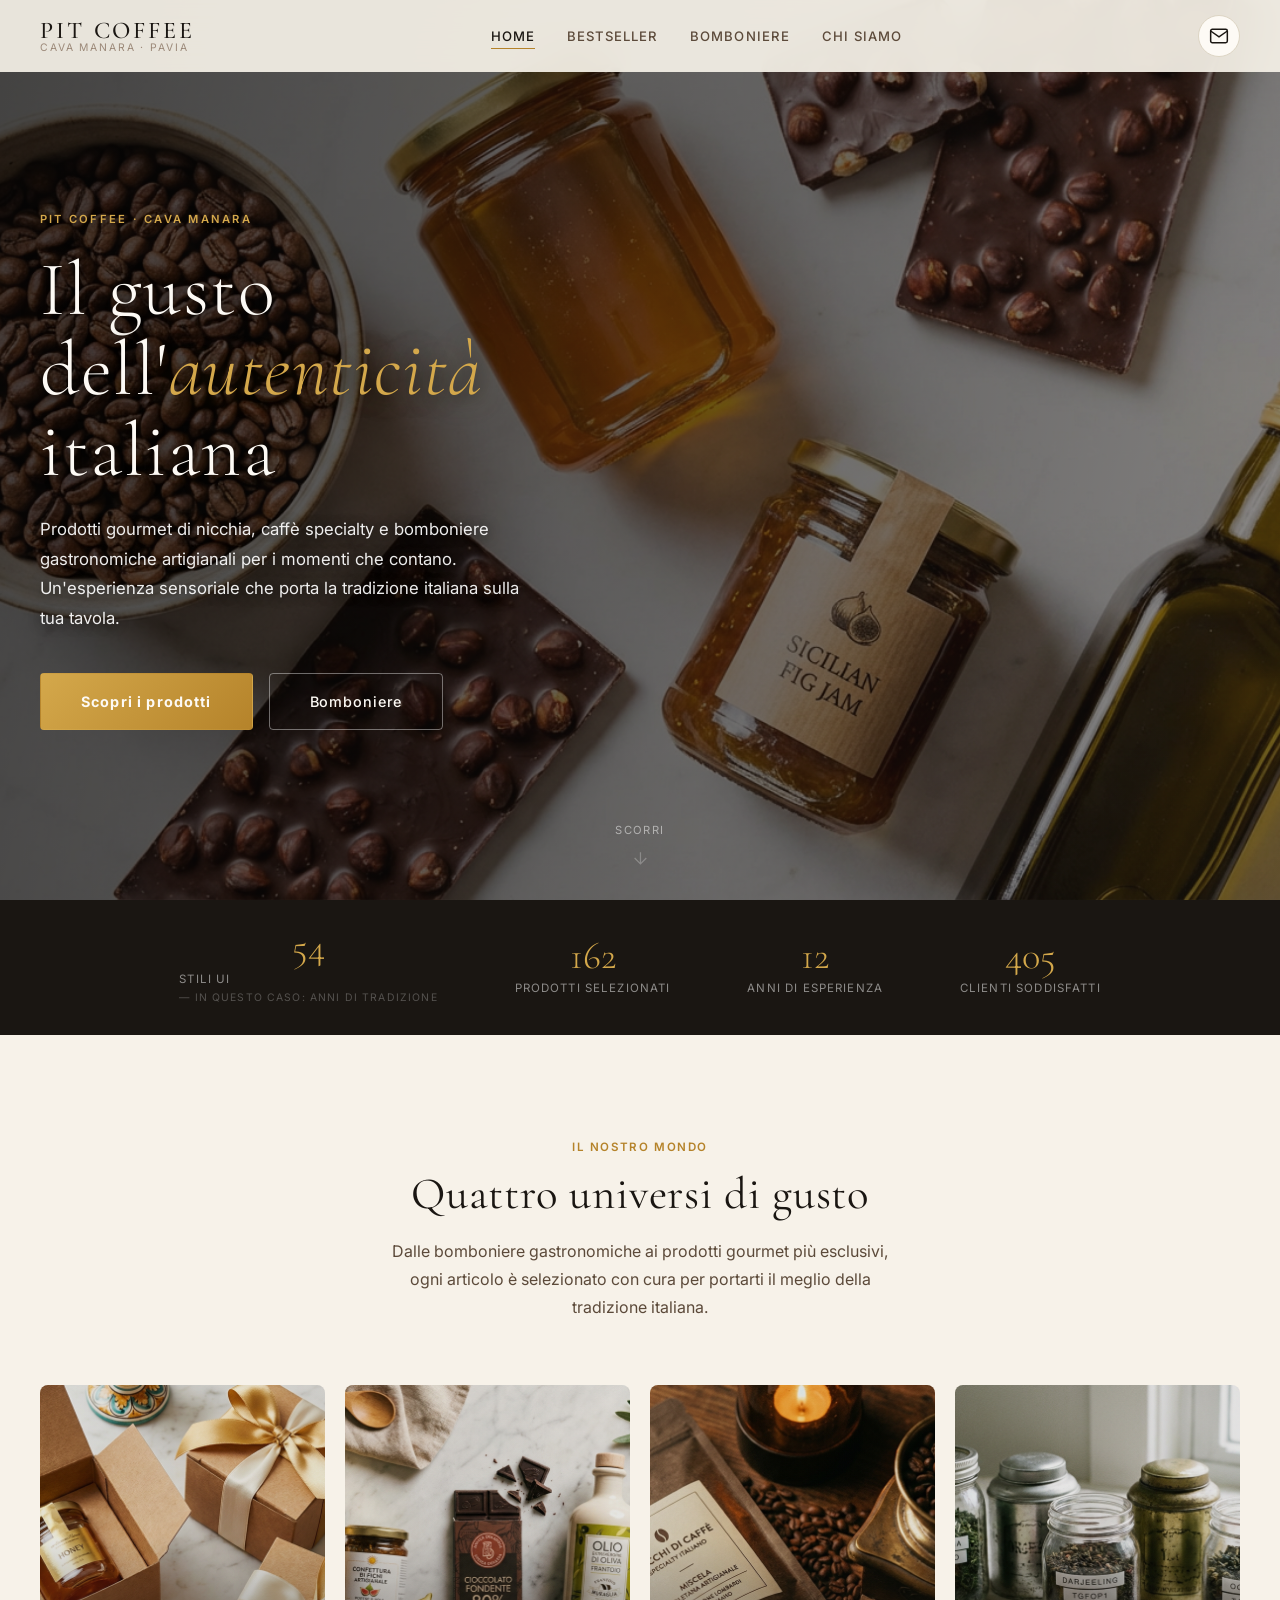
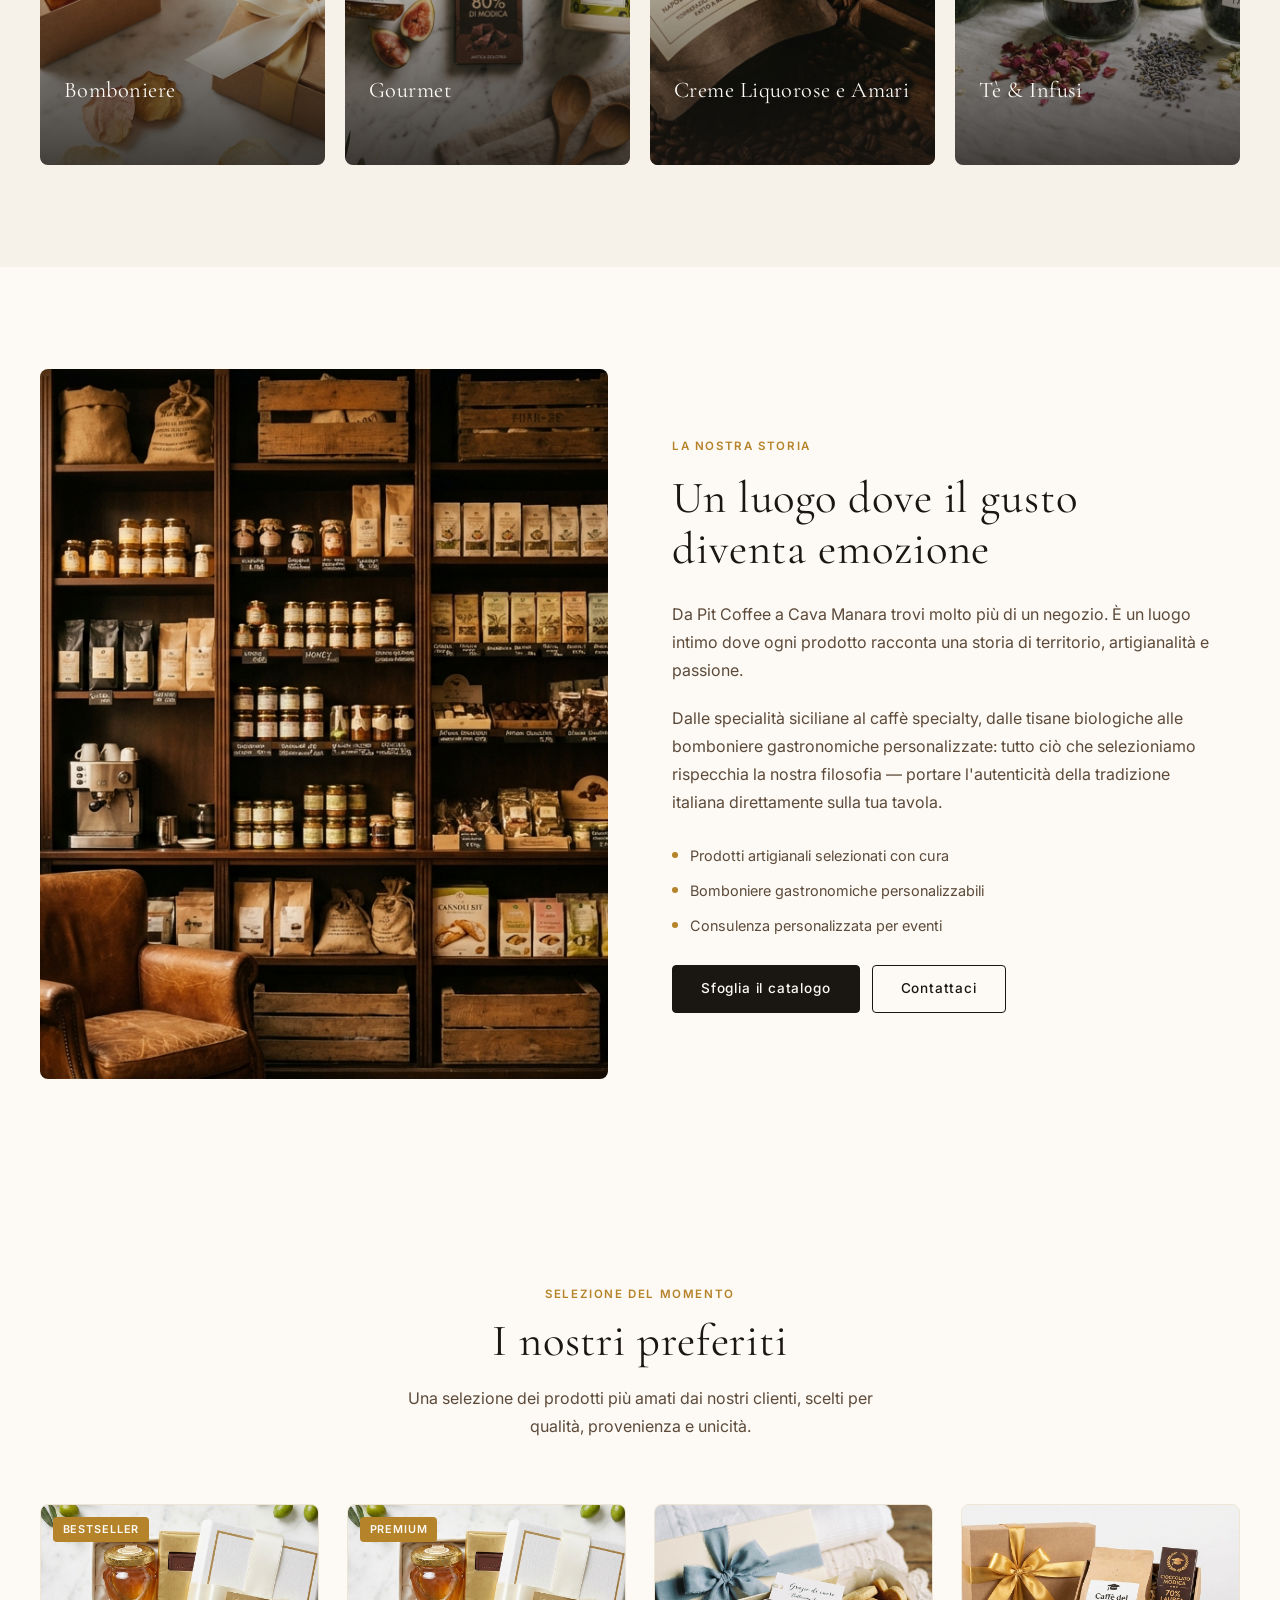
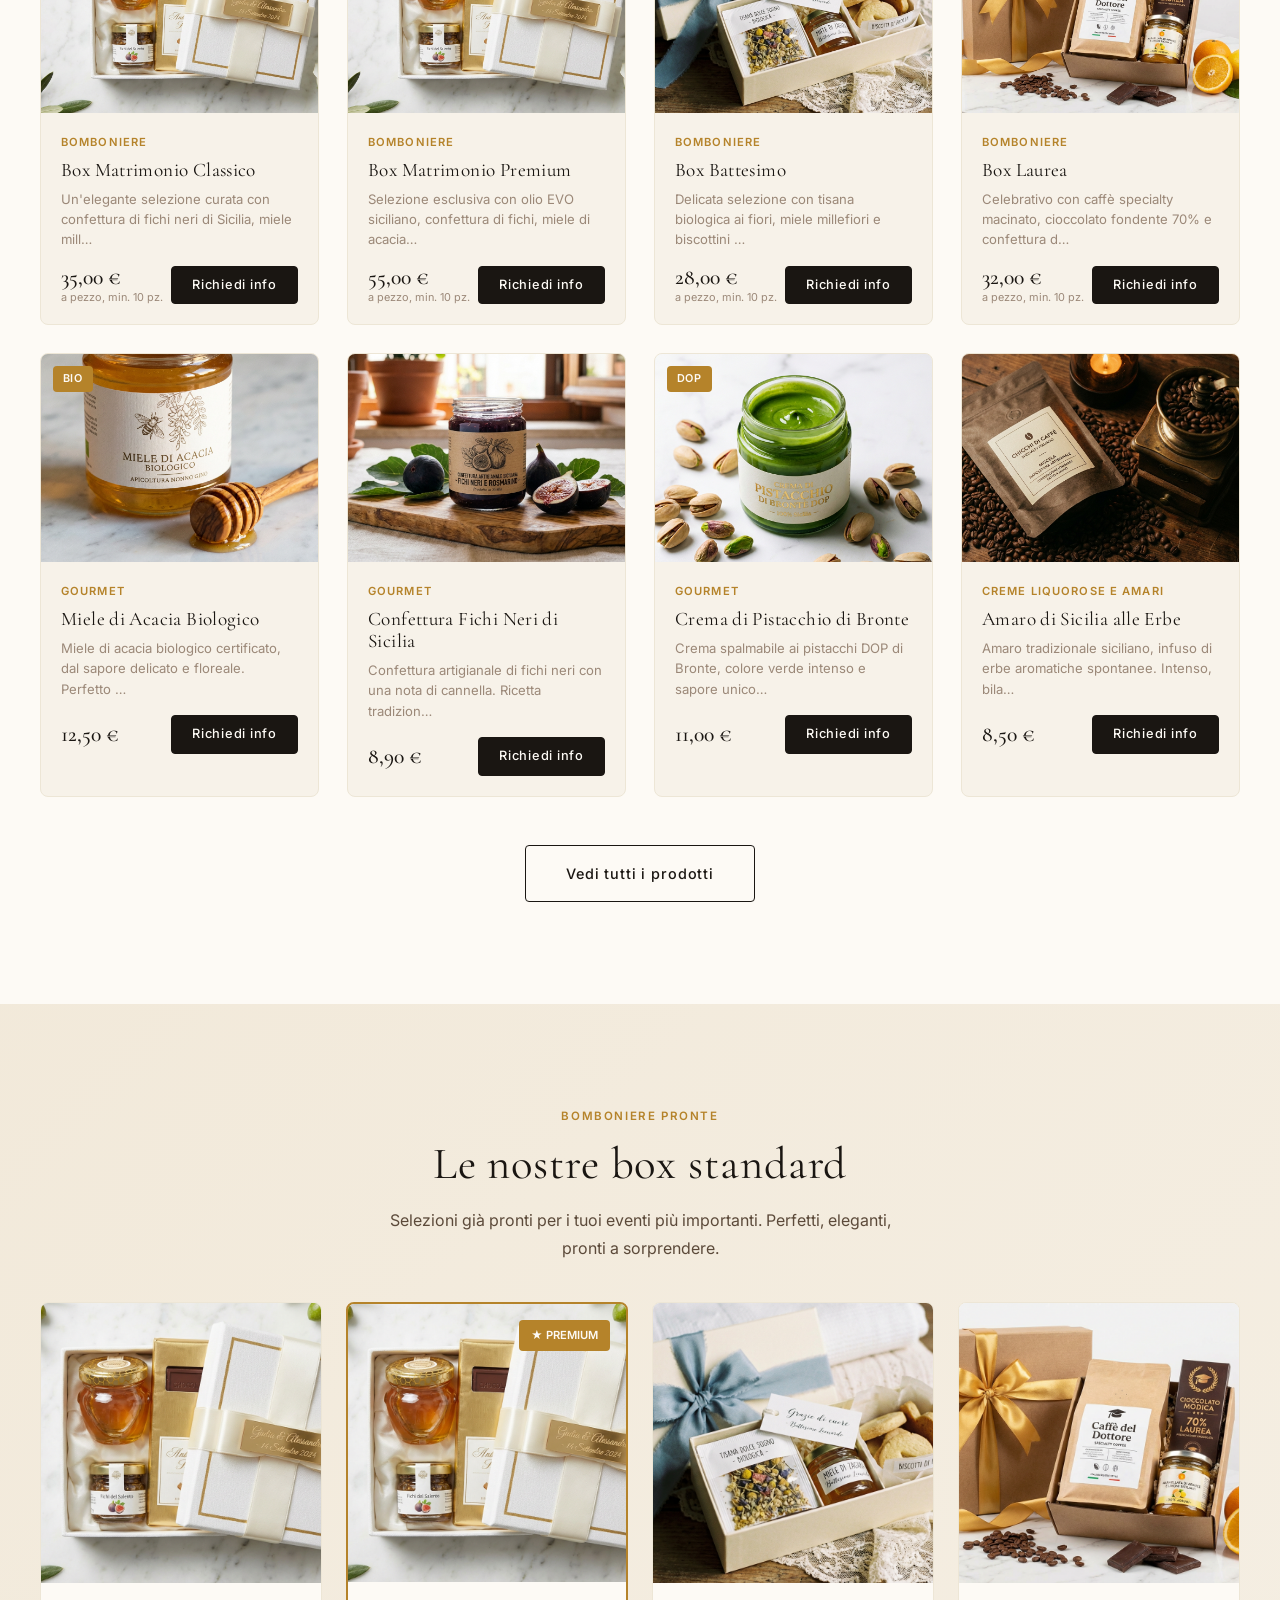
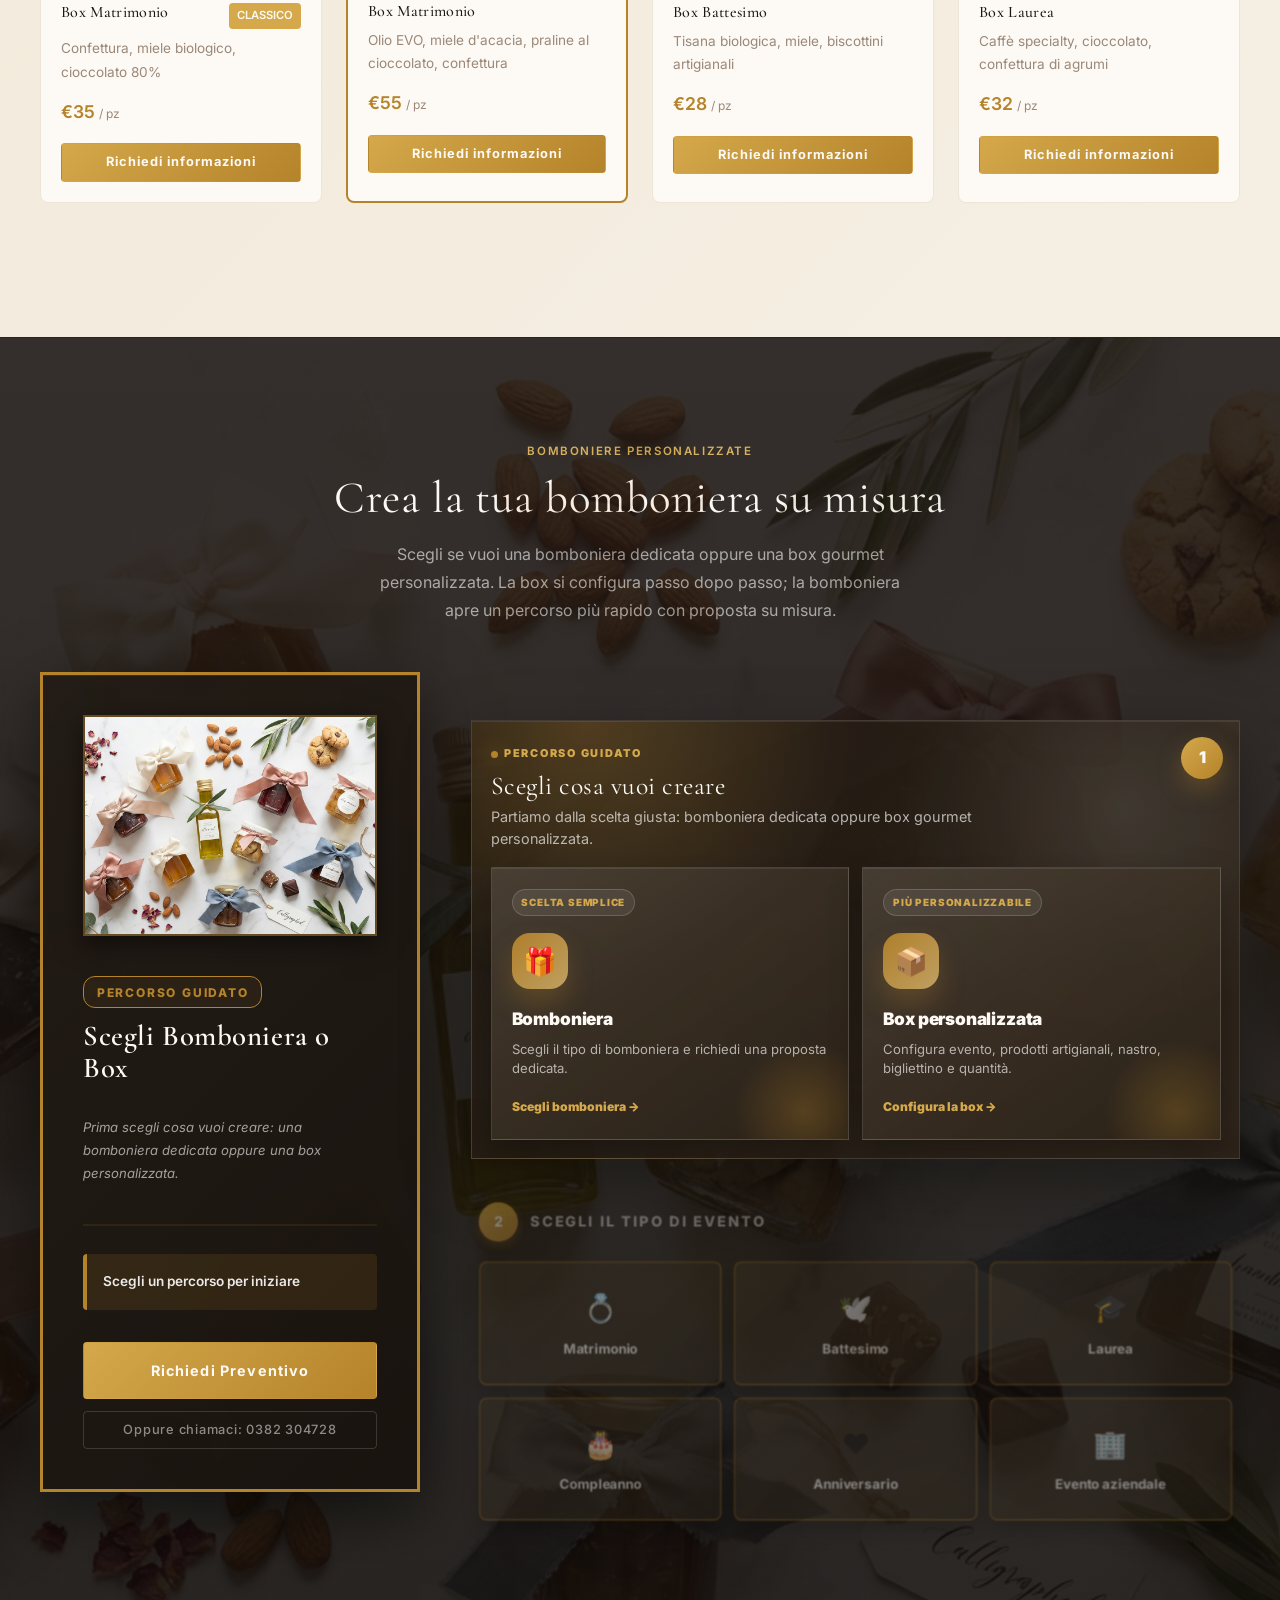
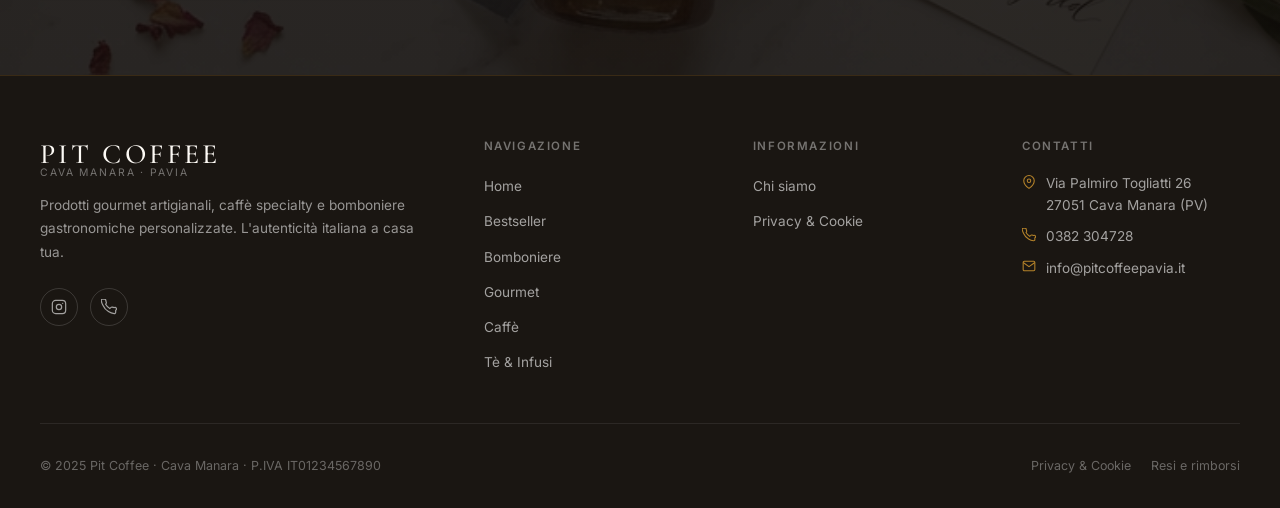
<file: index.html>
<!DOCTYPE html>
<html lang="it">
<head>
  <meta charset="UTF-8">
  <meta name="viewport" content="width=device-width, initial-scale=1.0">
  <meta name="description" content="Pit Coffee — Prodotti gourmet artigianali, caffè specialty, tè del mondo e bomboniere gastronomiche su misura. Cava Manara, Pavia.">
  <title>Pit Coffee — Prodotti Gourmet & Bomboniere Gastronomiche · Cava Manara</title>
  <link rel="stylesheet" href="css/style.css?v=20260425-configuratore-v4">
  <link rel="icon" href="images/logo.png">
</head>
<body>

<!-- ─ HEADER ──────────────────────────────────────────────────────────────── -->
<header class="site-header">
  <div class="container">
    <div class="header-inner">

      <a href="index.html" class="logo">
        <span class="logo__name">Pit Coffee</span>
        <span class="logo__tagline">Cava Manara · Pavia</span>
      </a>

      <nav class="nav-links" aria-label="Navigazione principale">
        <a href="index.html" class="nav-link">Home</a>
        <a href="catalog.html" class="nav-link">Bestseller</a>
        <a href="bomboniere.html" class="nav-link">Bomboniere</a>
        <a href="#about" class="nav-link">Chi siamo</a>
      </nav>

      <div class="header-actions">
        <a href="mailto:info@pitcoffeepavia.it" class="cart-btn" aria-label="Contattaci" style="display:inline-flex;align-items:center;justify-content:center;text-decoration:none;">
          <svg width="20" height="20" viewBox="0 0 24 24" fill="none" stroke="currentColor" stroke-width="1.8">
            <path d="M4 4h16c1.1 0 2 .9 2 2v12c0 1.1-.9 2-2 2H4c-1.1 0-2-.9-2-2V6c0-1.1.9-2 2-2z"/>
            <polyline points="22,6 12,13 2,6"/>
          </svg>
        </a>
        <button class="nav-burger" id="nav-burger" aria-label="Menu">
          <span></span><span></span><span></span>
        </button>
      </div>

    </div>
  </div>
</header>

<!-- Mobile menu -->
<div class="mobile-menu" id="mobile-menu" aria-hidden="true">
  <nav class="mobile-nav">
    <a href="index.html" class="mobile-nav-link">Home</a>
    <a href="catalog.html" class="mobile-nav-link">Bestseller</a>
    <a href="bomboniere.html" class="mobile-nav-link">Bomboniere</a>
    <a href="#about" class="mobile-nav-link" onclick="Nav.closeMobile()">Chi siamo</a>
  </nav>
  <a href="mailto:info@pitcoffeepavia.it" class="btn btn--outline" onclick="Nav.closeMobile()">
    <svg width="16" height="16" viewBox="0 0 24 24" fill="none" stroke="currentColor" stroke-width="2">
      <path d="M4 4h16c1.1 0 2 .9 2 2v12c0 1.1-.9 2-2 2H4c-1.1 0-2-.9-2-2V6c0-1.1.9-2 2-2z"/>
      <polyline points="22,6 12,13 2,6"/>
    </svg>
    Contattaci
  </a>
</div>
<div class="mobile-overlay" id="mobile-overlay"></div>

<!-- ─ HERO ────────────────────────────────────────────────────────────────── -->
<section class="hero" aria-labelledby="hero-title">
  <div class="hero__bg">
    <img src="images/hero-main.jpg" alt="Prodotti gourmet Pit Coffee" id="hero-img">
  </div>
  <div class="container">
    <div class="hero__content">
      <p class="hero__eyebrow">Pit Coffee · Cava Manara</p>
      <h1 class="hero__title" id="hero-title">
        Il gusto<br>dell'<em>autenticità</em><br>italiana
      </h1>
      <p class="hero__desc">
        Prodotti gourmet di nicchia, caffè specialty e bomboniere gastronomiche artigianali per i momenti che contano. Un'esperienza sensoriale che porta la tradizione italiana sulla tua tavola.
      </p>
      <div class="hero__actions">
        <a href="catalog.html" class="btn btn--gold btn--lg">Scopri i prodotti</a>
        <a href="bomboniere.html" class="btn btn--outline btn--lg" style="border-color:rgba(255,255,255,.4);color:var(--white);">Bomboniere</a>
      </div>
    </div>
  </div>
  <div class="hero__scroll" aria-hidden="true">
    <span>Scorri</span>
    <svg width="20" height="20" viewBox="0 0 24 24" fill="none" stroke="currentColor" stroke-width="1.5">
      <path d="M12 5v14M5 12l7 7 7-7"/>
    </svg>
  </div>
</section>

<!-- ─ STATS ────────────────────────────────────────────────────────────────── -->
<div class="stats-bar">
  <div class="container">
    <div class="stats-bar__inner">
      <div class="stat">
        <span class="stat__num" data-count="67">0</span>
        <span class="stat__label">Stili UI<br><small style="font-size:.65rem;opacity:.5;">— in questo caso: anni di tradizione</small></span>
      </div>
      <div class="stat">
        <span class="stat__num" data-count="200">0</span>
        <span class="stat__label">Prodotti selezionati</span>
      </div>
      <div class="stat">
        <span class="stat__num" data-count="15">0</span>
        <span class="stat__label">Anni di esperienza</span>
      </div>
      <div class="stat">
        <span class="stat__num" data-count="500">0</span>
        <span class="stat__label">Clienti soddisfatti</span>
      </div>
    </div>
  </div>
</div>

<!-- ─ CATEGORIES ──────────────────────────────────────────────────────────── -->
<section class="categories-section section" aria-labelledby="cat-title">
  <div class="container">
    <div class="section-header">
      <p class="eyebrow">Il nostro mondo</p>
      <h2 id="cat-title">Quattro universi di gusto</h2>
      <p>Dalle bomboniere gastronomiche ai prodotti gourmet più esclusivi, ogni articolo è selezionato con cura per portarti il meglio della tradizione italiana.</p>
    </div>

    <div class="categories-grid">
      <a href="bomboniere.html" class="category-card">
        <img src="images/cat-bomboniere.jpg" alt="Bomboniere Gastronomiche" class="category-card__img" onerror="this.src='images/placeholder.jpg'">
        <div class="category-card__overlay">
          <h3 class="category-card__name">Bomboniere</h3>
          <p class="category-card__desc">Box gastronomici su misura per matrimoni, battesimi, lauree e feste.</p>
          <span class="category-card__link">Scopri →</span>
        </div>
      </a>
      <a href="catalog.html?cat=gourmet" class="category-card">
        <img src="images/cat-gourmet.jpg" alt="Prodotti Gourmet" class="category-card__img" onerror="this.src='images/placeholder.jpg'">
        <div class="category-card__overlay">
          <h3 class="category-card__name">Gourmet</h3>
          <p class="category-card__desc">Miele biologico, confetture artigianali, cioccolato e specialità siciliane.</p>
          <span class="category-card__link">Scopri →</span>
        </div>
      </a>
      <a href="catalog.html?cat=liquori" class="category-card">
        <img src="images/cat-caffe.jpg" alt="Creme Liquorose e Amari" class="category-card__img" onerror="this.src='images/placeholder.jpg'">
        <div class="category-card__overlay">
          <h3 class="category-card__name">Creme Liquorose e Amari</h3>
          <p class="category-card__desc">Amari alle erbe, liquori di mandarino, ficodindia e melone: la tradizione siciliana in bottiglia.</p>
          <span class="category-card__link">Scopri →</span>
        </div>
      </a>
      <a href="catalog.html?cat=te" class="category-card">
        <img src="images/cat-te.jpg" alt="Tè & Infusi" class="category-card__img" onerror="this.src='images/placeholder.jpg'">
        <div class="category-card__overlay">
          <h3 class="category-card__name">Tè & Infusi</h3>
          <p class="category-card__desc">Un viaggio sensoriale nei migliori tè del mondo e tisane biologiche.</p>
          <span class="category-card__link">Scopri →</span>
        </div>
      </a>
    </div>
  </div>
</section>

<!-- ─ ABOUT ─────────────────────────────────────────────────────────────────── -->
<section class="about-strip section" id="about" aria-labelledby="about-title">
  <div class="container">
    <div class="about-strip__inner">
      <div class="about-strip__media">
        <img src="images/about-store.jpg" alt="Il negozio Pit Coffee a Cava Manara" onerror="this.src='images/negozio_1.jpg'">
      </div>
      <div class="about-strip__text">
        <p class="eyebrow">La nostra storia</p>
        <h2 id="about-title">Un luogo dove il gusto diventa emozione</h2>
        <p>Da Pit Coffee a Cava Manara trovi molto più di un negozio. È un luogo intimo dove ogni prodotto racconta una storia di territorio, artigianalità e passione.</p>
        <p>Dalle specialità siciliane al caffè specialty, dalle tisane biologiche alle bomboniere gastronomiche personalizzate: tutto ciò che selezioniamo rispecchia la nostra filosofia — portare l'autenticità della tradizione italiana direttamente sulla tua tavola.</p>
        <div class="about-features">
          <div class="about-feature"><span class="about-feature__dot"></span><span>Prodotti artigianali selezionati con cura</span></div>
          <div class="about-feature"><span class="about-feature__dot"></span><span>Bomboniere gastronomiche personalizzabili</span></div>
          <div class="about-feature"><span class="about-feature__dot"></span><span>Consulenza personalizzata per eventi</span></div>
        </div>
        <div style="display:flex;gap:.75rem;flex-wrap:wrap;margin-top:1rem;">
          <a href="catalog.html" class="btn btn--primary">Sfoglia il catalogo</a>
          <a href="mailto:info@pitcoffeepavia.it" class="btn btn--outline">Contattaci</a>
        </div>
      </div>
    </div>
  </div>
</section>

<!-- ─ FEATURED PRODUCTS ─────────────────────────────────────────────────────── -->
<section class="products-section section" aria-labelledby="feat-title">
  <div class="container">
    <div class="section-header">
      <p class="eyebrow">Selezione del momento</p>
      <h2 id="feat-title">I nostri preferiti</h2>
      <p>Una selezione dei prodotti più amati dai nostri clienti, scelti per qualità, provenienza e unicità.</p>
    </div>
    <div class="products-grid" id="featured-grid">
      <!-- Populated by JS -->
    </div>
    <div style="text-align:center;margin-top:3rem;">
      <a href="catalog.html" class="btn btn--outline btn--lg">Vedi tutti i prodotti</a>
    </div>
  </div>
</section>

<!-- ─ BOMBONIERE STANDARD ───────────────────────────────────────────────── -->
<section class="section" id="bomboniere-std" aria-labelledby="bomb-std-title" style="background: linear-gradient(135deg, rgba(181,131,42,.08) 0%, rgba(181,131,42,.03) 100%);">
  <div class="container">
    <div class="section-header" style="text-align: center; margin-bottom: 2.5rem;">
      <p class="eyebrow">Bomboniere Pronte</p>
      <h2 id="bomb-std-title">Le nostre box standard</h2>
      <p>Selezioni già pronti per i tuoi eventi più importanti. Perfetti, eleganti, pronti a sorprendere.</p>
    </div>

    <div class="products-grid" style="display: grid; grid-template-columns: repeat(auto-fit, minmax(240px, 1fr)); gap: 1.5rem; margin-bottom: 2rem;">
      
      <!-- Box Matrimonio Regular -->
      <div style="border: 1.5px solid var(--border-light); border-radius: var(--radius-md); overflow: hidden; background: var(--white); transition: box-shadow var(--transition), transform var(--transition); cursor: pointer;" onmouseover="this.style.boxShadow='var(--shadow-md)'; this.style.transform='translateY(-2px)'" onmouseout="this.style.boxShadow='none'; this.style.transform='translateY(0)'">
        <div style="aspect-ratio: 1; overflow: hidden; background: var(--cream);">
          <img src="images/prod-box-matrimonio.jpg" alt="Box Matrimonio Classico" style="width: 100%; height: 100%; object-fit: cover;">
        </div>
        <div style="padding: 1.25rem;">
          <div style="display: flex; align-items: start; justify-content: space-between; margin-bottom: 0.5rem;">
            <h4 style="font-size: 1rem; font-family: var(--font-serif); font-weight: 500;">Box Matrimonio</h4>
            <span style="background: var(--gold-light); color: var(--white); font-size: 0.7rem; font-weight: 600; padding: 0.25rem 0.5rem; border-radius: var(--radius); white-space: nowrap;">CLASSICO</span>
          </div>
          <p style="font-size: 0.85rem; color: var(--text-3); margin-bottom: 0.75rem;">Confettura, miele biologico, cioccolato 80%</p>
          <p style="font-size: 1.1rem; font-weight: 600; color: var(--gold); margin-bottom: 1rem;">€35 <span style="font-size: 0.75rem; color: var(--text-3); font-weight: 400;">/ pz</span></p>
          <a href="mailto:info@pitcoffeepavia.it?subject=Richiesta%20Box%20Matrimonio%20Classico&body=Ciao%2C%20vorrei%20ricevere%20informazioni%20sul%20Box%20Matrimonio%20Classico%20(%E2%82%AC35%20p.p.)." class="btn btn--gold btn--sm btn--full" style="text-align:center;">Richiedi informazioni</a>
        </div>
      </div>

      <!-- Box Matrimonio Premium -->
      <div style="border: 2px solid var(--gold); border-radius: var(--radius-md); overflow: hidden; background: var(--white); transition: box-shadow var(--transition), transform var(--transition); cursor: pointer; position: relative;" onmouseover="this.style.boxShadow='0 0 20px rgba(181,131,42,.2)'; this.style.transform='translateY(-2px)'" onmouseout="this.style.boxShadow='none'; this.style.transform='translateY(0)'">
        <div style="position: absolute; top: 1rem; right: 1rem; background: var(--gold); color: var(--white); font-size: 0.7rem; font-weight: 600; padding: 0.4rem 0.75rem; border-radius: var(--radius); z-index: 10;">★ PREMIUM</div>
        <div style="aspect-ratio: 1; overflow: hidden; background: var(--cream);">
          <img src="images/prod-box-matrimonio.jpg" alt="Box Matrimonio Premium" style="width: 100%; height: 100%; object-fit: cover;">
        </div>
        <div style="padding: 1.25rem;">
          <h4 style="font-size: 1rem; font-family: var(--font-serif); font-weight: 500; margin-bottom: 0.5rem;">Box Matrimonio</h4>
          <p style="font-size: 0.85rem; color: var(--text-3); margin-bottom: 0.75rem;">Olio EVO, miele d'acacia, praline al cioccolato, confettura</p>
          <p style="font-size: 1.1rem; font-weight: 600; color: var(--gold); margin-bottom: 1rem;">€55 <span style="font-size: 0.75rem; color: var(--text-3); font-weight: 400;">/ pz</span></p>
          <a href="mailto:info@pitcoffeepavia.it?subject=Richiesta%20Box%20Matrimonio%20Premium&body=Ciao%2C%20vorrei%20ricevere%20informazioni%20sul%20Box%20Matrimonio%20Premium%20(%E2%82%AC55%20p.p.)." class="btn btn--gold btn--sm btn--full" style="text-align:center;">Richiedi informazioni</a>
        </div>
      </div>

      <!-- Box Battesimo -->
      <div style="border: 1.5px solid var(--border-light); border-radius: var(--radius-md); overflow: hidden; background: var(--white); transition: box-shadow var(--transition), transform var(--transition); cursor: pointer;" onmouseover="this.style.boxShadow='var(--shadow-md)'; this.style.transform='translateY(-2px)'" onmouseout="this.style.boxShadow='none'; this.style.transform='translateY(0)'">
        <div style="aspect-ratio: 1; overflow: hidden; background: var(--cream);">
          <img src="images/prod-box-battesimo.jpg" alt="Box Battesimo" style="width: 100%; height: 100%; object-fit: cover;">
        </div>
        <div style="padding: 1.25rem;">
          <h4 style="font-size: 1rem; font-family: var(--font-serif); font-weight: 500; margin-bottom: 0.5rem;">Box Battesimo</h4>
          <p style="font-size: 0.85rem; color: var(--text-3); margin-bottom: 0.75rem;">Tisana biologica, miele, biscottini artigianali</p>
          <p style="font-size: 1.1rem; font-weight: 600; color: var(--gold); margin-bottom: 1rem;">€28 <span style="font-size: 0.75rem; color: var(--text-3); font-weight: 400;">/ pz</span></p>
          <a href="mailto:info@pitcoffeepavia.it?subject=Richiesta%20Box%20Battesimo&body=Ciao%2C%20vorrei%20ricevere%20informazioni%20sul%20Box%20Battesimo%20(%E2%82%AC28%20p.p.)." class="btn btn--gold btn--sm btn--full" style="text-align:center;">Richiedi informazioni</a>
        </div>
      </div>

      <!-- Box Laurea -->
      <div style="border: 1.5px solid var(--border-light); border-radius: var(--radius-md); overflow: hidden; background: var(--white); transition: box-shadow var(--transition), transform var(--transition); cursor: pointer;" onmouseover="this.style.boxShadow='var(--shadow-md)'; this.style.transform='translateY(-2px)'" onmouseout="this.style.boxShadow='none'; this.style.transform='translateY(0)'">
        <div style="aspect-ratio: 1; overflow: hidden; background: var(--cream);">
          <img src="images/prod-box-laurea.jpg" alt="Box Laurea" style="width: 100%; height: 100%; object-fit: cover;">
        </div>
        <div style="padding: 1.25rem;">
          <h4 style="font-size: 1rem; font-family: var(--font-serif); font-weight: 500; margin-bottom: 0.5rem;">Box Laurea</h4>
          <p style="font-size: 0.85rem; color: var(--text-3); margin-bottom: 0.75rem;">Caffè specialty, cioccolato, confettura di agrumi</p>
          <p style="font-size: 1.1rem; font-weight: 600; color: var(--gold); margin-bottom: 1rem;">€32 <span style="font-size: 0.75rem; color: var(--text-3); font-weight: 400;">/ pz</span></p>
          <a href="mailto:info@pitcoffeepavia.it?subject=Richiesta%20Box%20Laurea&body=Ciao%2C%20vorrei%20ricevere%20informazioni%20sul%20Box%20Laurea%20(%E2%82%AC32%20p.p.)." class="btn btn--gold btn--sm btn--full" style="text-align:center;">Richiedi informazioni</a>
        </div>
      </div>

    </div>
  </div>
</section>

<!-- ─ CONFIGURATORE BOMBONIERA (Crea la tua) ───────────────────────────── -->
<section class="bomb-configurator section" id="bomboniere" aria-labelledby="bomb-title">
  <div class="bomb-configurator__bg">
    <img src="images/cta-bomboniere.jpg" alt="" aria-hidden="true">
  </div>
  <div class="container">

    <div class="section-header" style="margin-bottom:3rem;">
      <p class="eyebrow" style="color:var(--gold-light);">Bomboniere Personalizzate</p>
      <h2 id="bomb-title" style="color:var(--white);">Crea la tua bomboniera su misura</h2>
      <p style="color:rgba(255,255,255,.6);max-width:520px;margin-inline:auto;">Scegli se vuoi una bomboniera dedicata oppure una box gourmet personalizzata. La box si configura passo dopo passo; la bomboniera apre un percorso pi&ugrave; rapido con proposta su misura.</p>
    </div>

    <div class="bomb-configurator__inner">

      <!-- ── ANTEPRIMA (sinistra) ─────────────────────────────────────────── -->
      <div class="bomb-preview is-request-only">
        <div class="bomb-preview__img">
          <img src="images/prod-box-matrimonio.jpg" alt="Anteprima bomboniera" id="preview-img" onerror="this.src='images/cta-bomboniere.jpg'">
        </div>
        <p class="bomb-preview__event" id="preview-event">Seleziona un evento per iniziare</p>
        <h3 id="preview-title">La tua bomboniera</h3>

        <div class="bomb-preview__contents" id="preview-contents">
          <p class="bomb-preview__empty">Aggiungi i prodotti dal menu →</p>
        </div>

        <hr class="bomb-preview__divider">

        <div class="bomb-preview__price-row">
          <span class="bomb-preview__price-label">Prezzo per pezzo</span>
          <div class="bomb-preview__price" id="preview-price">
            €&nbsp;<span id="price-val">0,00</span>
            <small>+ IVA</small>
          </div>
        </div>
        <p class="bomb-preview__total" id="preview-total">Seleziona almeno un prodotto</p>

        <a href="mailto:info@pitcoffeepavia.it?subject=Richiesta%20Bomboniere%20Personalizzate" class="btn btn--gold btn--full btn--lg" id="bomb-request-btn" style="margin-bottom:.75rem;text-align:center;">
          Richiedi Preventivo
        </a>
        <a href="tel:+390382304728" class="btn btn--ghost btn--full btn--sm" style="color:rgba(255,255,255,.5);border-color:rgba(255,255,255,.15);">
          Oppure chiamaci: 0382 304728
        </a>
      </div>

      <!-- ── STEPS (destra) ─────────────────────────────────────────────── -->
      <div class="bomb-steps">


        <!-- Step 1: Tipo -->
        <div class="bomb-step active" id="step-kind">
          <div class="bomb-choice-stage">
            <span class="bomb-choice-stage__number">1</span>
            <div class="bomb-choice-stage__intro">
              <span class="bomb-choice-stage__kicker">Percorso guidato</span>
              <h4>Scegli cosa vuoi creare</h4>
              <p>Partiamo dalla scelta giusta: bomboniera dedicata oppure box gourmet personalizzata.</p>
            </div>
            <div class="bomb-type-cards">
              <button class="bomb-type-card bomb-type-card--bomboniera" type="button" data-kind="bomboniera" onclick="selectBombType(this)">
                <span class="bomb-type-card__badge">Scelta semplice</span>
                <span class="bomb-type-card__icon">&#127873;</span>
                <span class="bomb-type-card__name">Bomboniera</span>
                <span class="bomb-type-card__desc">Scegli il tipo di bomboniera e richiedi una proposta dedicata.</span>
                <span class="bomb-type-card__cta">Scegli bomboniera &rarr;</span>
              </button>
              <button class="bomb-type-card bomb-type-card--box" type="button" data-kind="box" onclick="selectBombType(this)">
                <span class="bomb-type-card__badge">Pi&ugrave; personalizzabile</span>
                <span class="bomb-type-card__icon">&#128230;</span>
                <span class="bomb-type-card__name">Box personalizzata</span>
                <span class="bomb-type-card__desc">Configura evento, prodotti artigianali, nastro, bigliettino e quantit&agrave;.</span>
                <span class="bomb-type-card__cta">Configura la box &rarr;</span>
              </button>
            </div>
          </div>
        </div>

        <!-- Step 2: Evento -->
        <div class="bomb-step" id="step-1">
          <div class="bomb-step__header">
            <span class="bomb-step__num">2</span>
            <h4>Scegli il tipo di evento</h4>
          </div>
          <div class="event-cards">
            <div class="event-card" data-event="Matrimonio" data-base="22" data-img="prod-box-matrimonio.jpg" onclick="selectEvent(this)">
              <span class="event-card__icon">💍</span>
              <span class="event-card__name">Matrimonio</span>
            </div>
            <div class="event-card" data-event="Battesimo" data-base="18" data-img="prod-box-battesimo.jpg" onclick="selectEvent(this)">
              <span class="event-card__icon">🕊️</span>
              <span class="event-card__name">Battesimo</span>
            </div>
            <div class="event-card" data-event="Laurea" data-base="18" data-img="prod-box-laurea.jpg" onclick="selectEvent(this)">
              <span class="event-card__icon">🎓</span>
              <span class="event-card__name">Laurea</span>
            </div>
            <div class="event-card" data-event="Compleanno" data-base="15" data-img="cta-bomboniere.jpg" onclick="selectEvent(this)">
              <span class="event-card__icon">🎂</span>
              <span class="event-card__name">Compleanno</span>
            </div>
            <div class="event-card" data-event="Anniversario" data-base="20" data-img="prod-box-matrimonio.jpg" onclick="selectEvent(this)">
              <span class="event-card__icon">❤️</span>
              <span class="event-card__name">Anniversario</span>
            </div>
            <div class="event-card" data-event="Azienda" data-base="20" data-img="cta-bomboniere.jpg" onclick="selectEvent(this)">
              <span class="event-card__icon">🏢</span>
              <span class="event-card__name">Evento aziendale</span>
            </div>
          </div>
        </div>

        <!-- Step 3: Prodotti -->
        <div class="bomb-step requires-box" id="step-2">
          <div class="bomb-step__header">
            <span class="bomb-step__num">3</span>
            <h4 id="step-2-title">Componi il contenuto del box</h4>
          </div>
          <div class="box-product-catalog" id="box-product-catalog" aria-live="polite"></div>
          <p class="min-notice" id="products-min-notice">Seleziona almeno 2 prodotti per il tuo box. I prezzi indicati sono per singolo prodotto.</p>
        </div>

        <!-- Step 4: Personalizzazione (Scatola, Nastro, Bigliettino) -->
        <div class="bomb-step requires-box" id="step-3">
          <div class="bomb-step__header">
            <span class="bomb-step__num">4</span>
            <h4>Personalizza l'imballaggio</h4>
          </div>

          <!-- Scatola -->
          <div style="margin-bottom: 1.5rem;">
            <span class="bomb-input-label">Tipo di scatola</span>
            <div style="display: grid; grid-template-columns: repeat(2, 1fr); gap: 0.6rem;">
              <button class="chip-box selected" data-type="scatola" data-val="cartone" onclick="selectPersonalization(this, 'scatola')" style="background: rgba(181,131,42,.15); border: 2px solid var(--gold); color: var(--white); padding: 0.75rem; border-radius: var(--radius); cursor: pointer; transition: all var(--transition); text-align: left; font-size: 0.85rem;">
                📦 Cartone Riciclato
              </button>
              <button class="chip-box" data-type="scatola" data-val="rigida" onclick="selectPersonalization(this, 'scatola')" style="background: rgba(255,255,255,.06); border: 1.5px solid rgba(255,255,255,.2); color: rgba(255,255,255,.9); padding: 0.75rem; border-radius: var(--radius); cursor: pointer; transition: all var(--transition); text-align: left; font-size: 0.85rem;">
                🎁 Scatola Rigida
              </button>
            </div>
          </div>

          <!-- Nastro -->
          <div style="margin-bottom: 1.5rem;">
            <span class="bomb-input-label">Colore del nastro</span>
            <div class="nastro-swatches" id="nastro-swatches-config" style="display: flex; gap: 0.6rem; flex-wrap: wrap;">
              <button class="nastro-swatch selected" style="background:#F5F0E8;" data-name="Avorio" onclick="selectNastroConfig(this)" title="Avorio" style="width: 40px; height: 40px; border-radius: 50%; border: 3px solid transparent; cursor: pointer; transition: all var(--transition); outline: none;" />
              <button class="nastro-swatch" style="background:#C9A84C;" data-name="Oro" onclick="selectNastroConfig(this)" title="Oro" style="width: 40px; height: 40px; border-radius: 50%; border: 3px solid transparent; cursor: pointer; transition: all var(--transition); outline: none;" />
              <button class="nastro-swatch" style="background:#C9A0A0;" data-name="Rosa antico" onclick="selectNastroConfig(this)" title="Rosa antico" style="width: 40px; height: 40px; border-radius: 50%; border: 3px solid transparent; cursor: pointer; transition: all var(--transition); outline: none;" />
              <button class="nastro-swatch" style="background:#A8BAC9;" data-name="Azzurro polvere" onclick="selectNastroConfig(this)" title="Azzurro polvere" style="width: 40px; height: 40px; border-radius: 50%; border: 3px solid transparent; cursor: pointer; transition: all var(--transition); outline: none;" />
              <button class="nastro-swatch" style="background:#7A3B4E;" data-name="Borgogna" onclick="selectNastroConfig(this)" title="Borgogna" style="width: 40px; height: 40px; border-radius: 50%; border: 3px solid transparent; cursor: pointer; transition: all var(--transition); outline: none;" />
              <button class="nastro-swatch" style="background:#7A9E7E;" data-name="Verde salvia" onclick="selectNastroConfig(this)" title="Verde salvia" style="width: 40px; height: 40px; border-radius: 50%; border: 3px solid transparent; cursor: pointer; transition: all var(--transition); outline: none;" />
              <button class="nastro-swatch" style="background:#3D3D3D;" data-name="Antracite" onclick="selectNastroConfig(this)" title="Antracite" style="width: 40px; height: 40px; border-radius: 50%; border: 3px solid transparent; cursor: pointer; transition: all var(--transition); outline: none;" />
            </div>
          </div>

          <!-- Testo Bigliettino -->
          <div>
            <span class="bomb-input-label">Testo del bigliettino <span style="text-transform:none;font-weight:400;color:rgba(255,255,255,.3)">(max 60 caratteri)</span></span>
            <input type="text" class="bomb-input" id="card-text-config" maxlength="60" placeholder="Es: Con tutto il nostro amore — Maria & Luca" oninput="updatePreview()">
            <span style="font-size:.7rem;color:rgba(255,255,255,.25);float:right;margin-top:.25rem;">
              <span id="char-count-config">0</span>/60
            </span>
          </div>
        </div>

        <!-- Step 5: Quantità -->
        <div class="bomb-step requires-box" id="step-4">
          <div class="bomb-step__header">
            <span class="bomb-step__num">5</span>
            <h4>Quante bomboniere ti servono?</h4>
          </div>
          <div class="qty-bomb">
            <div class="qty-control qty-control--lg">
              <button class="qty-btn" onclick="changeBombQty(-10)">−</button>
              <span id="bomb-qty" style="font-size:1.25rem;font-weight:700;min-width:3rem;text-align:center;">10</span>
              <button class="qty-btn" onclick="changeBombQty(10)">+</button>
            </div>
            <div class="qty-bomb-info">
              <p style="color:rgba(255,255,255,.7);font-weight:500;" id="qty-label">10 bomboniere</p>
              <p>Minimo 10 pezzi · Multipli di 10</p>
            </div>
          </div>
        </div>

      </div>
    </div>
  </div>
</section>

<!-- ─ FOOTER ──────────────────────────────────────────────────────────────── -->
<footer class="site-footer" aria-labelledby="footer-title">
  <div class="container">
    <div class="footer-grid">

      <div>
        <a href="index.html" class="logo footer-logo">
          <span class="logo__name">Pit Coffee</span>
          <span class="logo__tagline">Cava Manara · Pavia</span>
        </a>
        <p class="footer-desc">Prodotti gourmet artigianali, caffè specialty e bomboniere gastronomiche personalizzate. L'autenticità italiana a casa tua.</p>
        <div class="footer-social">
          <a href="https://www.instagram.com/pit_coffee_cava_manara_/" target="_blank" rel="noopener" class="social-link" aria-label="Instagram">
            <svg width="16" height="16" viewBox="0 0 24 24" fill="none" stroke="currentColor" stroke-width="1.8">
              <rect x="2" y="2" width="20" height="20" rx="5" ry="5"/>
              <circle cx="12" cy="12" r="4"/>
              <circle cx="17.5" cy="6.5" r="1" fill="currentColor" stroke="none"/>
            </svg>
          </a>
          <a href="tel:+390382304728" class="social-link" aria-label="Telefono">
            <svg width="16" height="16" viewBox="0 0 24 24" fill="none" stroke="currentColor" stroke-width="1.8">
              <path d="M22 16.92v3a2 2 0 01-2.18 2 19.79 19.79 0 01-8.63-3.07A19.5 19.5 0 013.07 9.8 19.79 19.79 0 01.25 1.23 2 2 0 012.23.25h3a2 2 0 012 1.72c.127.96.361 1.903.7 2.81a2 2 0 01-.45 2.11L6.91 7.91a16 16 0 006.29 6.29l1.78-1.57a2 2 0 012.11-.45c.907.339 1.85.573 2.81.7A2 2 0 0122 16.92z"/>
            </svg>
          </a>
        </div>
      </div>

      <div class="footer-col">
        <h4 id="footer-title">Navigazione</h4>
        <ul class="footer-links">
          <li><a href="index.html">Home</a></li>
          <li><a href="catalog.html">Bestseller</a></li>
          <li><a href="bomboniere.html">Bomboniere</a></li>
          <li><a href="catalog.html?cat=gourmet">Gourmet</a></li>
          <li><a href="catalog.html?cat=caffe">Caffè</a></li>
          <li><a href="catalog.html?cat=te">Tè & Infusi</a></li>
        </ul>
      </div>

      <div class="footer-col">
        <h4>Informazioni</h4>
        <ul class="footer-links">
          <li><a href="#about">Chi siamo</a></li>
          <li><a href="privacy.html">Privacy & Cookie</a></li>
        </ul>
      </div>

      <div class="footer-col">
        <h4>Contatti</h4>
        <div class="footer-contact-item">
          <svg width="14" height="14" viewBox="0 0 24 24" fill="none" stroke="currentColor" stroke-width="1.8">
            <path d="M21 10c0 7-9 13-9 13s-9-6-9-13a9 9 0 0118 0z"/>
            <circle cx="12" cy="10" r="3"/>
          </svg>
          <span>Via Palmiro Togliatti 26<br>27051 Cava Manara (PV)</span>
        </div>
        <div class="footer-contact-item">
          <svg width="14" height="14" viewBox="0 0 24 24" fill="none" stroke="currentColor" stroke-width="1.8">
            <path d="M22 16.92v3a2 2 0 01-2.18 2 19.79 19.79 0 01-8.63-3.07A19.5 19.5 0 013.07 9.8 19.79 19.79 0 01.25 1.23 2 2 0 012.23.25h3a2 2 0 012 1.72c.127.96.361 1.903.7 2.81a2 2 0 01-.45 2.11L6.91 7.91a16 16 0 006.29 6.29l1.78-1.57a2 2 0 012.11-.45c.907.339 1.85.573 2.81.7A2 2 0 0122 16.92z"/>
          </svg>
          <a href="tel:+390382304728">0382 304728</a>
        </div>
        <div class="footer-contact-item">
          <svg width="14" height="14" viewBox="0 0 24 24" fill="none" stroke="currentColor" stroke-width="1.8">
            <path d="M4 4h16c1.1 0 2 .9 2 2v12c0 1.1-.9 2-2 2H4c-1.1 0-2-.9-2-2V6c0-1.1.9-2 2-2z"/>
            <polyline points="22,6 12,13 2,6"/>
          </svg>
          <a href="mailto:info@pitcoffeepavia.it">info@pitcoffeepavia.it</a>
        </div>
      </div>

    </div>

    <div class="footer-bottom">
      <span>© 2025 Pit Coffee · Cava Manara · P.IVA IT01234567890</span>
      <div style="display:flex;gap:1.25rem;flex-wrap:wrap;">
        <a href="privacy.html" style="color:rgba(255,255,255,.35)">Privacy & Cookie</a>
        <a href="resi.html" style="color:rgba(255,255,255,.35)">Resi e rimborsi</a>
      </div>
    </div>
  </div>
</footer>

<!-- ─ PRODUCT MODAL ──────────────────────────────────────────────────────────── -->
<div class="modal-overlay" id="modal-overlay" aria-hidden="true"></div>
<div class="modal" id="product-modal" role="dialog" aria-modal="true" aria-labelledby="modal-title-label">
  <button class="modal__close" id="modal-close" aria-label="Chiudi">
    <svg width="16" height="16" viewBox="0 0 24 24" fill="none" stroke="currentColor" stroke-width="2">
      <line x1="18" y1="6" x2="6" y2="18"/><line x1="6" y1="6" x2="18" y2="18"/>
    </svg>
  </button>
  <div id="modal-content"></div>
</div>

<script src="js/store.js"></script>
<script src="js/main.js"></script>
<script src="js/bomb-configurator.js?v=20260425-configuratore-v4"></script>

</body>
</html>
</file>
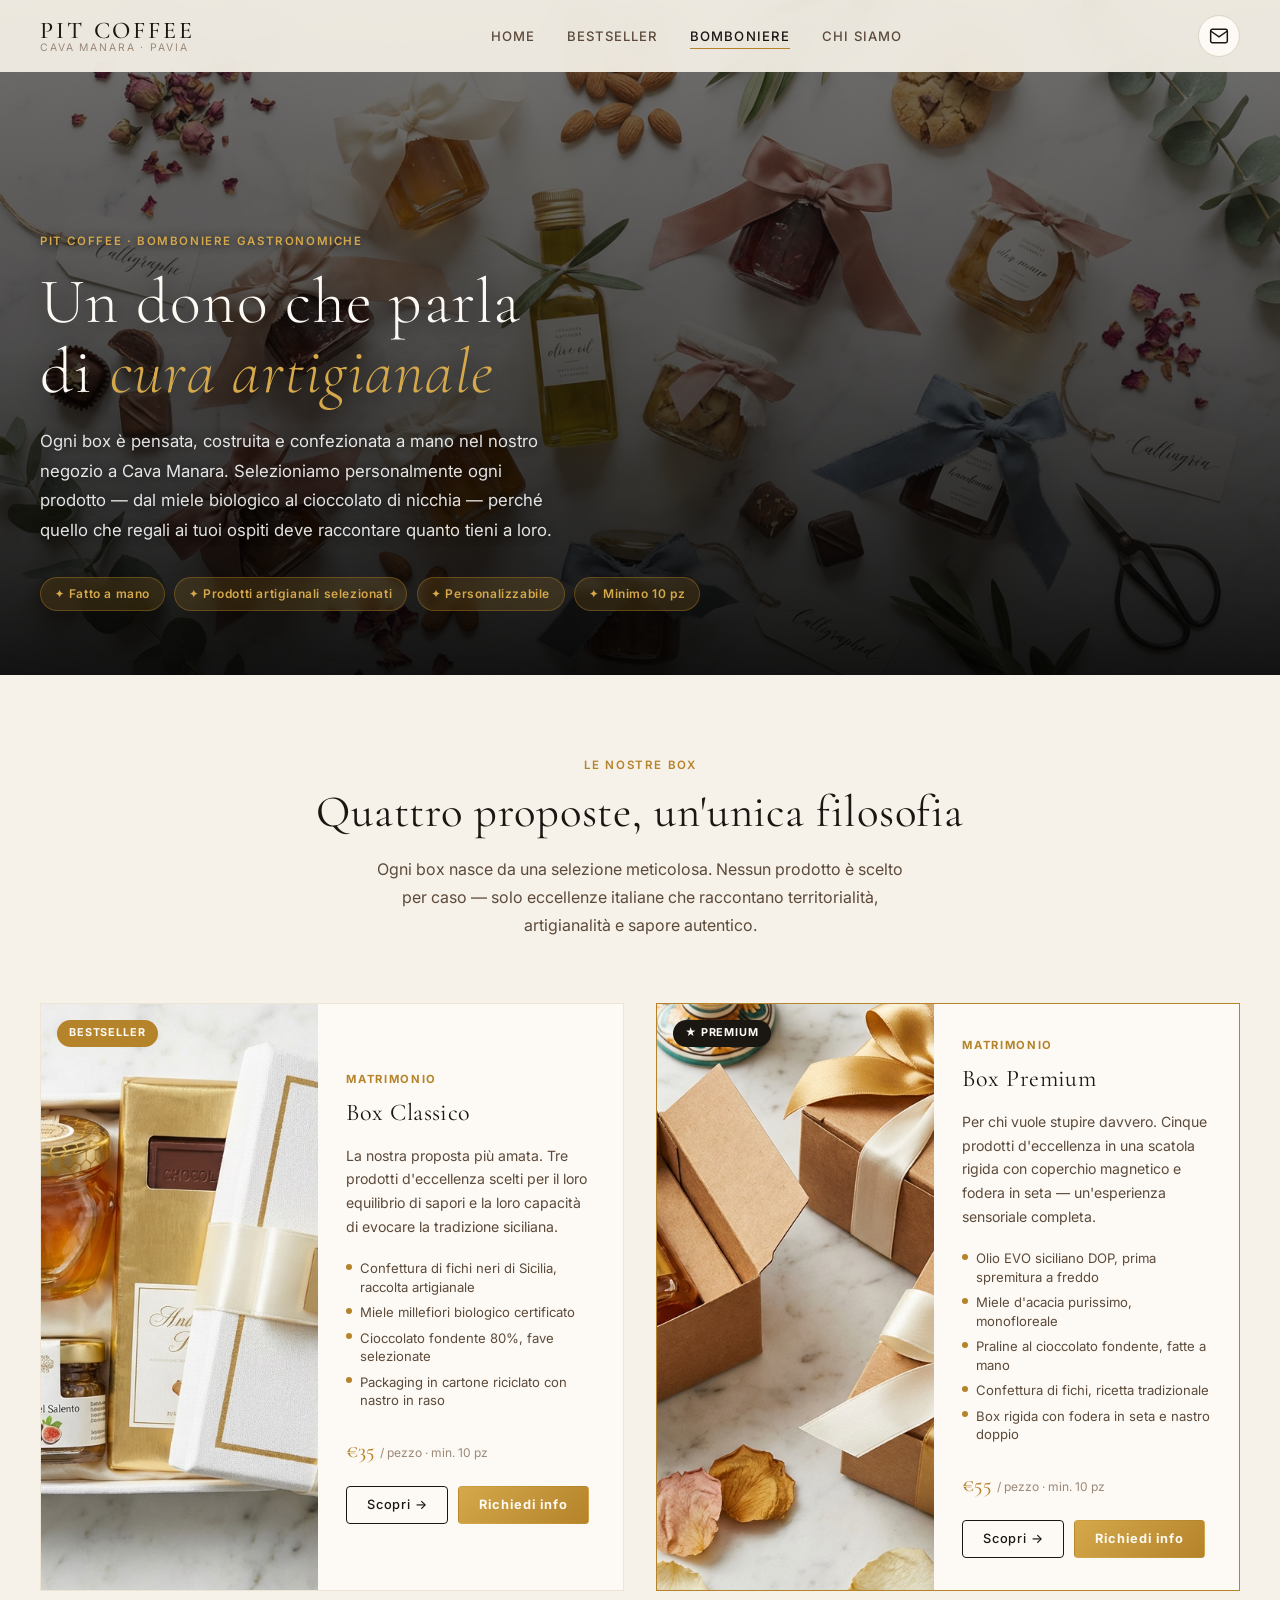
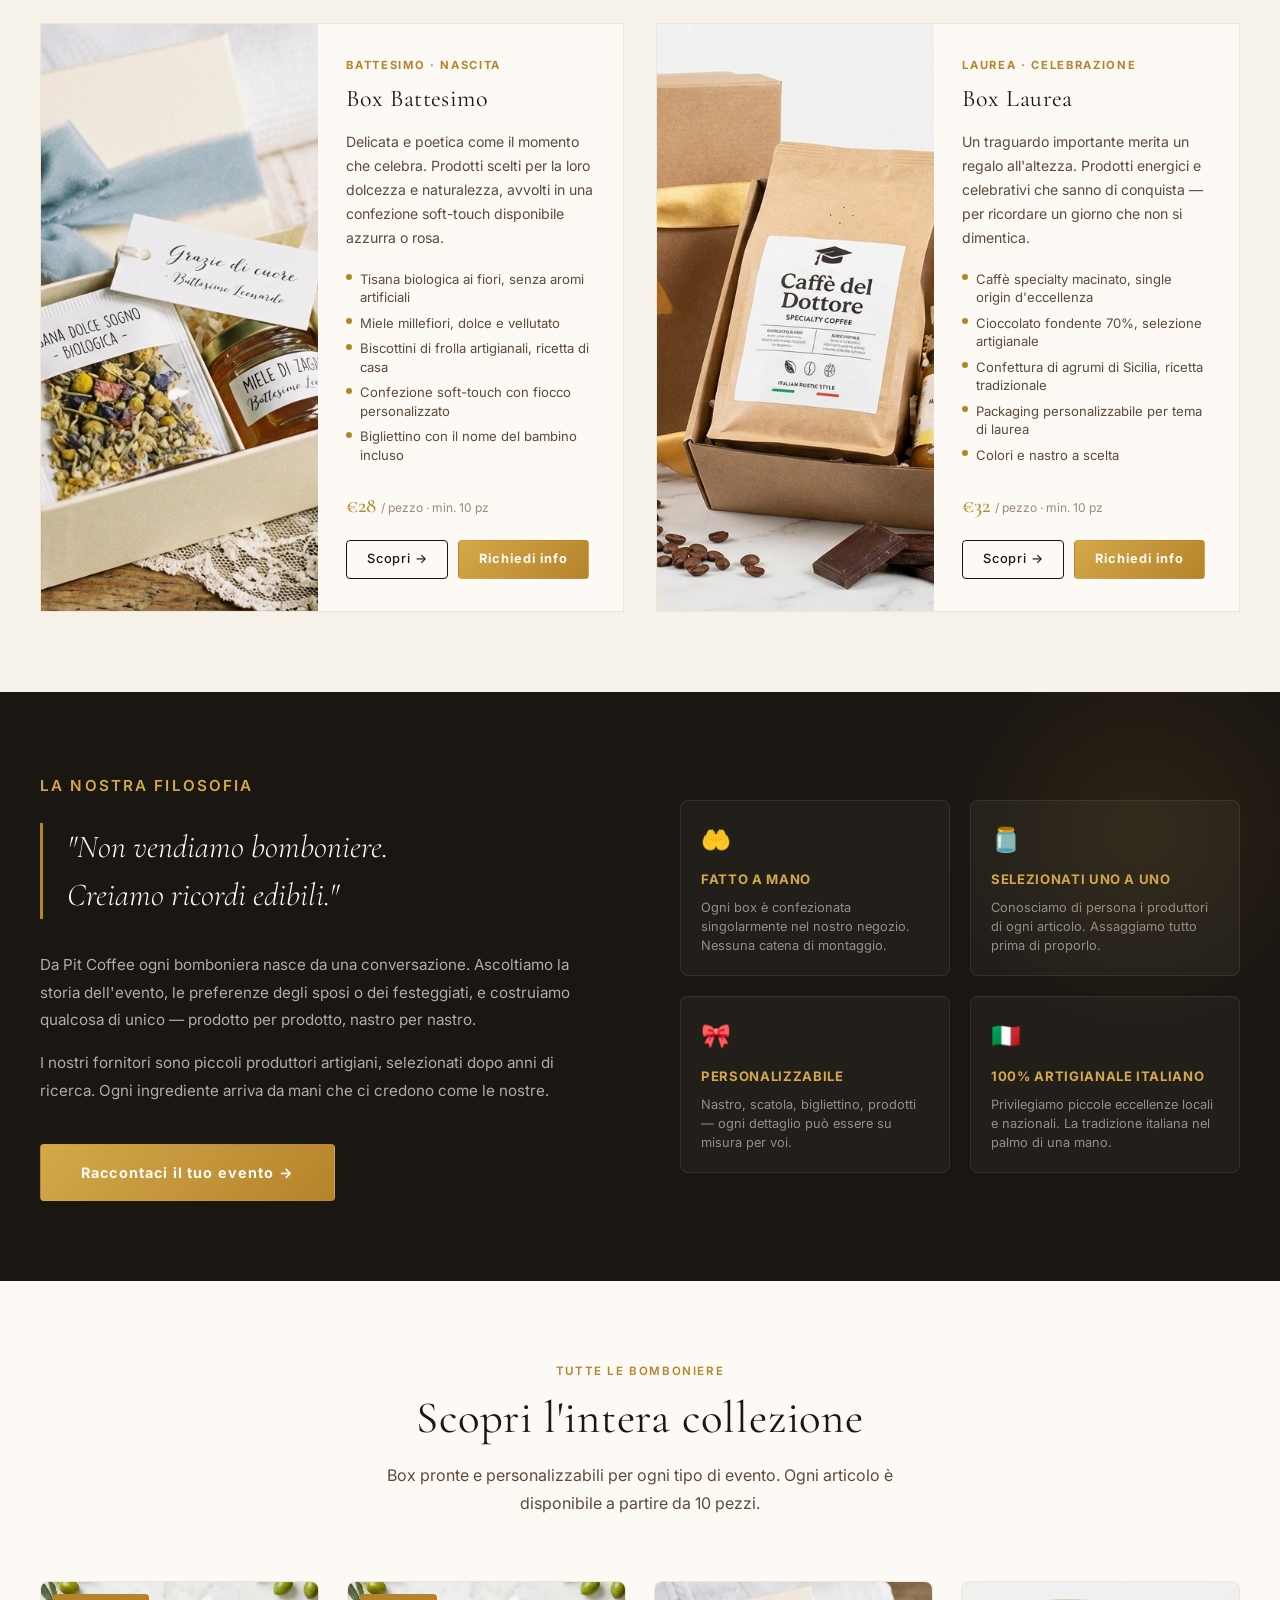
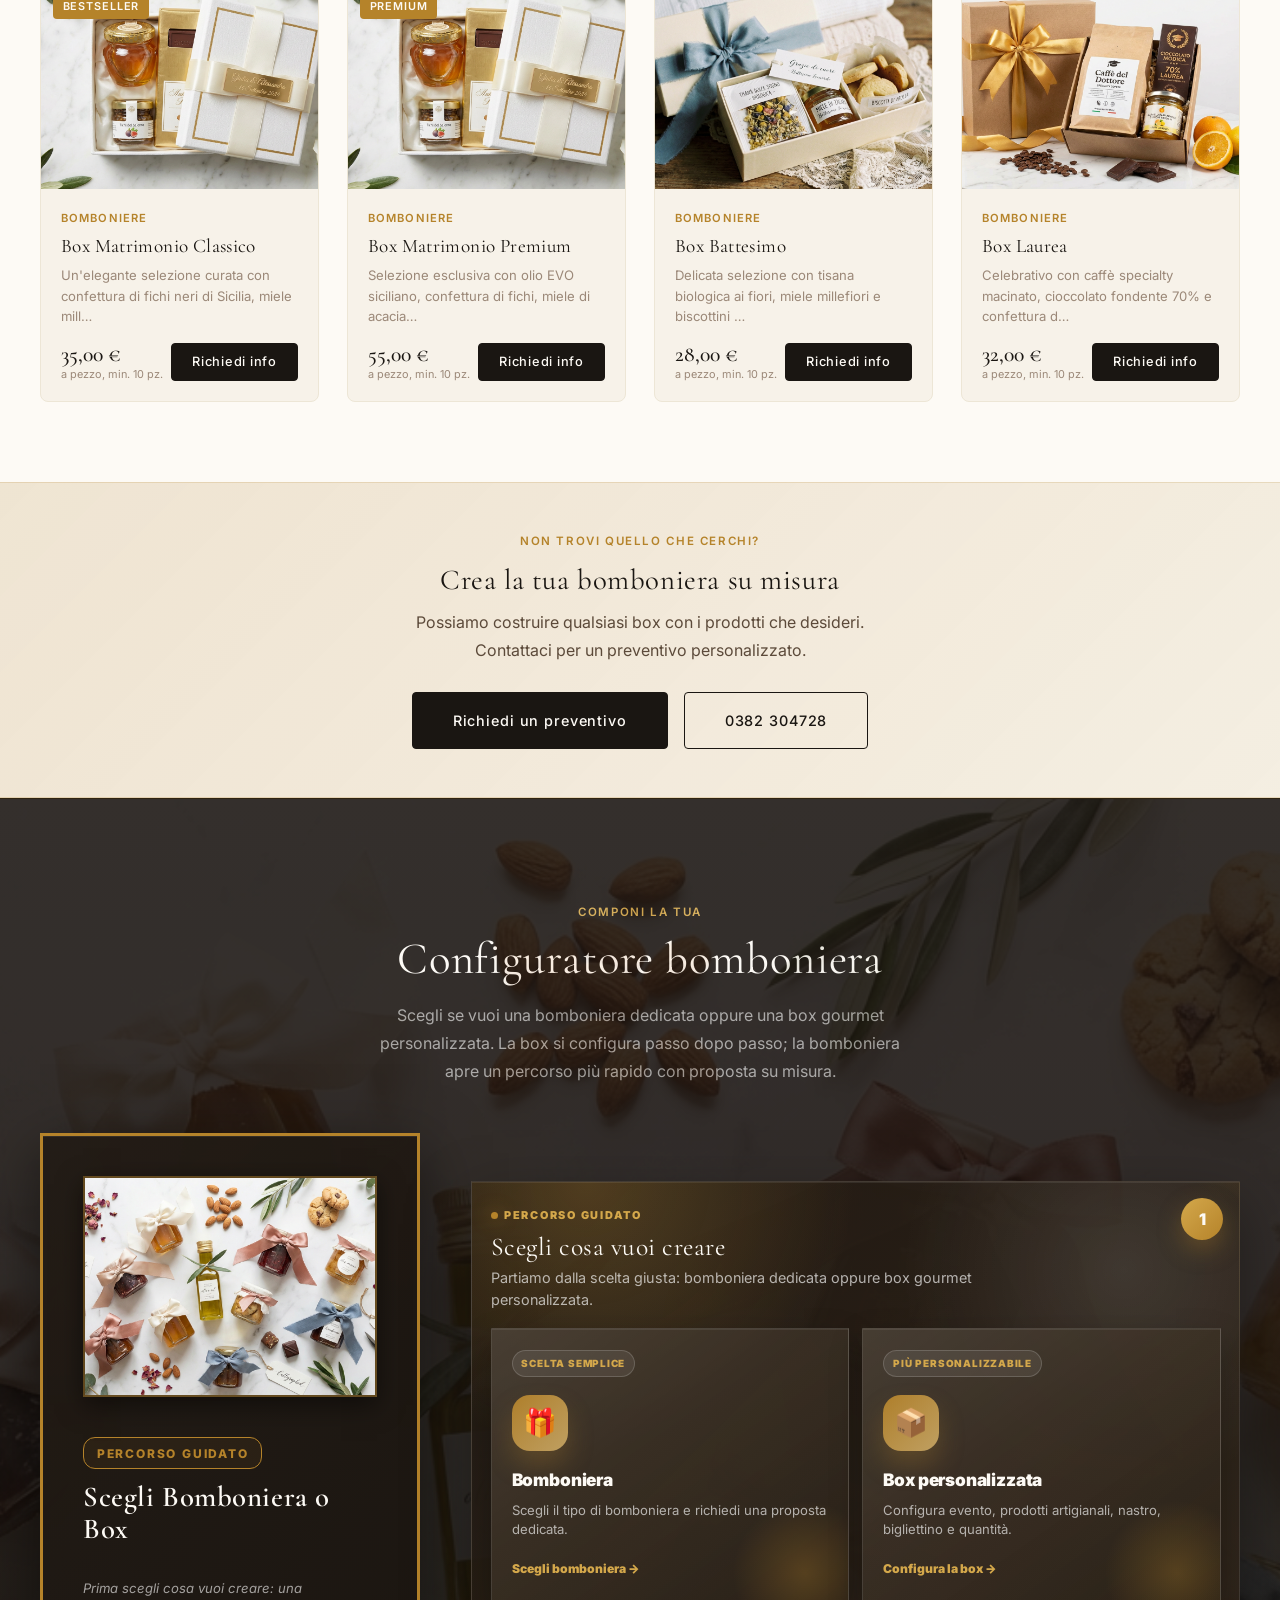
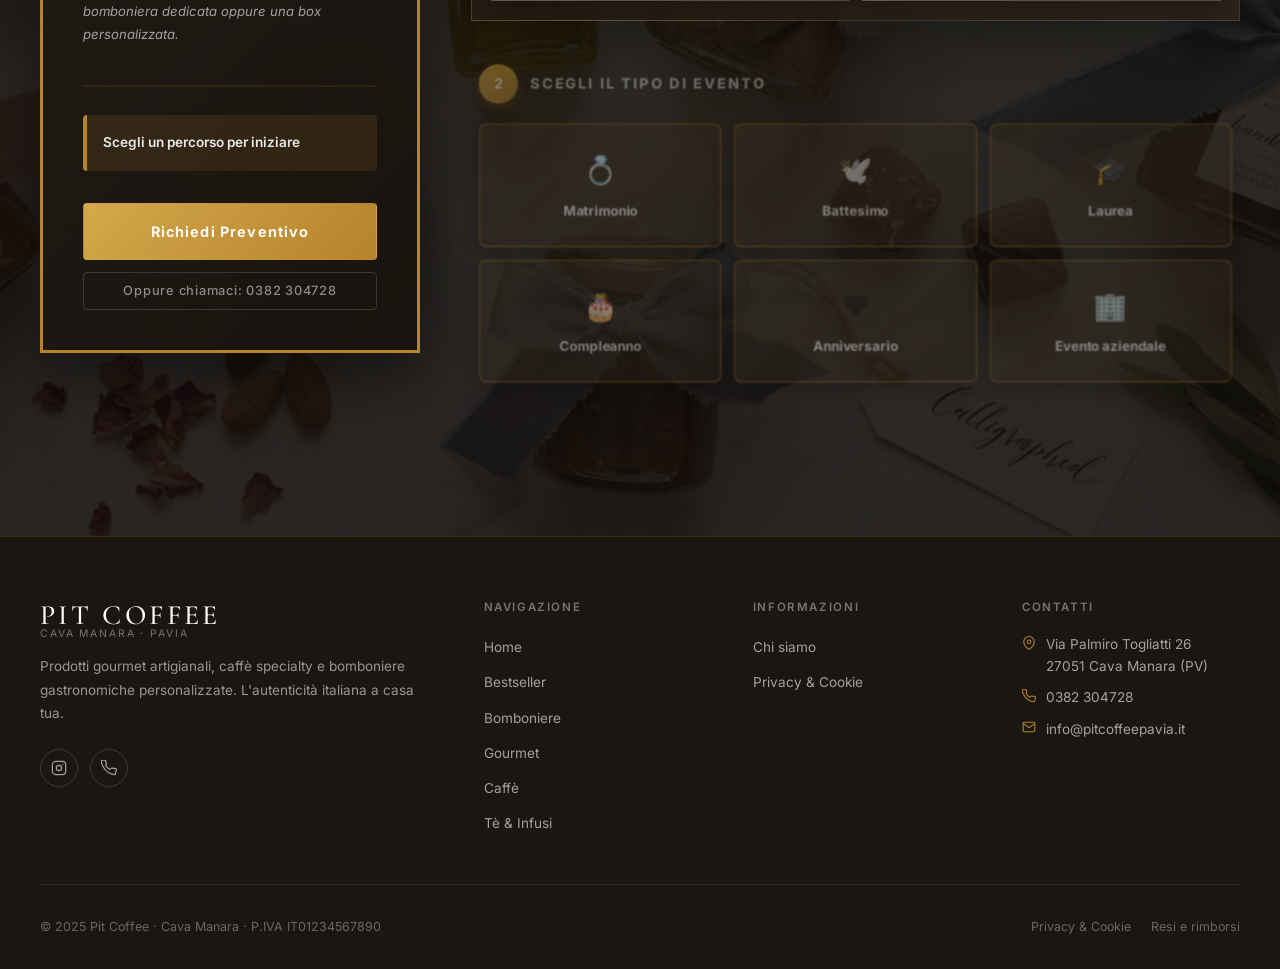
<file: bomboniere.html>
<!DOCTYPE html>
<html lang="it">
<head>
  <meta charset="UTF-8">
  <meta name="viewport" content="width=device-width, initial-scale=1.0">
  <meta name="description" content="Bomboniere Gastronomiche Pit Coffee — Box artigianali fatte a mano, prodotti selezionati con cura per matrimoni, battesimi, lauree e feste. Cava Manara, Pavia.">
  <title>Bomboniere Gastronomiche · Pit Coffee</title>
  <link rel="stylesheet" href="css/style.css?v=20260425-configuratore-v4">
  <link rel="icon" href="images/logo.png">
  <style>

    /* ── HERO BOMBONIERE ───────────────────────────────────────────────── */
    .bomb-hero {
      position: relative;
      min-height: 75vh;
      display: flex;
      align-items: flex-end;
      overflow: hidden;
      background: var(--dark);
    }
    .bomb-hero__bg {
      position: absolute;
      inset: 0;
    }
    .bomb-hero__bg img {
      width: 100%; height: 100%;
      object-fit: cover;
      opacity: .5;
    }
    .bomb-hero__bg::after {
      content: '';
      position: absolute;
      inset: 0;
      background: linear-gradient(
        to top,
        rgba(0,0,0,.85) 0%,
        rgba(0,0,0,.40) 50%,
        rgba(0,0,0,.15) 100%
      );
    }
    .bomb-hero__content {
      position: relative;
      z-index: 1;
      padding: 5rem 0 4rem;
      max-width: 700px;
    }
    .bomb-hero__title {
      font-family: var(--font-serif);
      font-size: clamp(2.4rem, 5vw, 4.2rem);
      font-weight: 300;
      color: var(--white);
      line-height: 1.1;
      margin-bottom: 1.25rem;
      text-shadow: 0 2px 24px rgba(0,0,0,.7);
    }
    .bomb-hero__title em {
      font-style: italic;
      color: var(--gold-light);
    }
    .bomb-hero__desc {
      font-size: 1.05rem;
      color: rgba(255,255,255,.88);
      line-height: 1.75;
      max-width: 520px;
      margin-bottom: 2rem;
      text-shadow: 0 1px 10px rgba(0,0,0,.6);
    }
    .bomb-hero__badges {
      display: flex;
      flex-wrap: wrap;
      gap: .6rem;
    }
    .bomb-badge {
      display: inline-flex;
      align-items: center;
      gap: .4rem;
      background: rgba(181,131,42,.18);
      border: 1px solid rgba(181,131,42,.4);
      color: var(--gold-light);
      font-size: .75rem;
      font-weight: 600;
      letter-spacing: .05em;
      padding: .4rem .85rem;
      border-radius: 100px;
      backdrop-filter: blur(4px);
    }

    /* ── 4 BOX SHOWCASE ────────────────────────────────────────────────── */
    .showcase-section {
      background: var(--cream);
      padding: 5rem 0;
    }
    .showcase-grid {
      display: grid;
      grid-template-columns: repeat(2, 1fr);
      gap: 2rem;
      margin-top: 3.5rem;
    }
    @media (max-width: 768px) { .showcase-grid { grid-template-columns: 1fr; } }

    .showcase-card {
      background: var(--white);
      border-radius: var(--radius-lg);
      overflow: hidden;
      border: 1.5px solid var(--border-light);
      transition: transform var(--transition), box-shadow var(--transition);
      display: grid;
      grid-template-columns: 1fr 1.1fr;
    }
    .showcase-card:hover {
      transform: translateY(-4px);
      box-shadow: 0 16px 48px rgba(0,0,0,.12);
    }
    @media (max-width: 600px) {
      .showcase-card { grid-template-columns: 1fr; }
    }
    .showcase-card__img {
      position: relative;
      overflow: hidden;
      min-height: 280px;
    }
    .showcase-card__img img {
      width: 100%; height: 100%;
      object-fit: cover;
      transition: transform .6s ease;
    }
    .showcase-card:hover .showcase-card__img img {
      transform: scale(1.04);
    }
    .showcase-card__badge {
      position: absolute;
      top: 1rem; left: 1rem;
      background: var(--gold);
      color: var(--white);
      font-size: .68rem;
      font-weight: 700;
      letter-spacing: .08em;
      text-transform: uppercase;
      padding: .3rem .75rem;
      border-radius: 100px;
    }
    .showcase-card__body {
      padding: 2rem 1.75rem;
      display: flex;
      flex-direction: column;
      justify-content: center;
    }
    .showcase-card__event {
      font-size: .7rem;
      font-weight: 700;
      letter-spacing: .15em;
      text-transform: uppercase;
      color: var(--gold);
      margin-bottom: .6rem;
    }
    .showcase-card__name {
      font-family: var(--font-serif);
      font-size: 1.5rem;
      font-weight: 400;
      color: var(--dark);
      margin-bottom: 1rem;
      line-height: 1.2;
    }
    .showcase-card__desc {
      font-size: .88rem;
      color: var(--text-2);
      line-height: 1.7;
      margin-bottom: 1.25rem;
    }
    .showcase-card__values {
      list-style: none;
      padding: 0;
      margin: 0 0 1.5rem;
      display: flex;
      flex-direction: column;
      gap: .45rem;
    }
    .showcase-card__values li {
      display: flex;
      align-items: flex-start;
      gap: .5rem;
      font-size: .82rem;
      color: var(--text-2);
      line-height: 1.4;
    }
    .showcase-card__values li::before {
      content: '';
      display: block;
      width: 6px; height: 6px;
      border-radius: 50%;
      background: var(--gold);
      flex-shrink: 0;
      margin-top: .35em;
    }
    .showcase-card__price {
      font-family: var(--font-serif);
      font-size: 1.3rem;
      color: var(--gold);
      font-weight: 500;
      margin-bottom: 1rem;
    }
    .showcase-card__price small {
      font-family: var(--font-sans);
      font-size: .75rem;
      color: var(--text-3);
      font-weight: 400;
    }

    /* ── MANIFESTO ─────────────────────────────────────────────────────── */
    .manifesto-section {
      padding: 5rem 0;
      background: var(--dark);
      position: relative;
      overflow: hidden;
    }
    .manifesto-section::before {
      content: '';
      position: absolute;
      top: -60px; right: -60px;
      width: 400px; height: 400px;
      border-radius: 50%;
      background: radial-gradient(circle, rgba(181,131,42,.12) 0%, transparent 70%);
      pointer-events: none;
    }
    .manifesto-grid {
      display: grid;
      grid-template-columns: 1fr 1fr;
      gap: 5rem;
      align-items: center;
    }
    @media (max-width: 768px) { .manifesto-grid { grid-template-columns: 1fr; gap: 2.5rem; } }
    .manifesto-text blockquote {
      font-family: var(--font-serif);
      font-size: clamp(1.4rem, 2.5vw, 2rem);
      font-weight: 300;
      font-style: italic;
      color: var(--white);
      line-height: 1.5;
      border-left: 3px solid var(--gold);
      padding-left: 1.5rem;
      margin: 0 0 2rem;
    }
    .manifesto-text p {
      font-size: .95rem;
      color: rgba(255,255,255,.65);
      line-height: 1.8;
      margin-bottom: 1rem;
    }
    .manifesto-pillars {
      display: grid;
      grid-template-columns: 1fr 1fr;
      gap: 1.25rem;
    }
    .pillar {
      background: rgba(255,255,255,.04);
      border: 1px solid rgba(255,255,255,.08);
      border-radius: var(--radius-md);
      padding: 1.25rem;
    }
    .pillar__icon {
      font-size: 1.5rem;
      margin-bottom: .6rem;
    }
    .pillar__title {
      font-size: .82rem;
      font-weight: 700;
      color: var(--gold-light);
      letter-spacing: .05em;
      text-transform: uppercase;
      margin-bottom: .4rem;
    }
    .pillar__text {
      font-size: .8rem;
      color: rgba(255,255,255,.5);
      line-height: 1.5;
    }

    /* ── PRODUCTS GRID ─────────────────────────────────────────────────── */
    .bomb-products-section {
      padding: 5rem 0;
      background: var(--white);
    }

    /* ── CTA STRIP ─────────────────────────────────────────────────────── */
    .cta-strip {
      background: linear-gradient(135deg, rgba(181,131,42,.12) 0%, rgba(181,131,42,.04) 100%);
      border-top: 1px solid rgba(181,131,42,.2);
      border-bottom: 1px solid rgba(181,131,42,.2);
      padding: 3rem 0;
      text-align: center;
    }

  </style>
</head>
<body>

<!-- ─ HEADER ──────────────────────────────────────────────────────────────── -->
<header class="site-header">
  <div class="container">
    <div class="header-inner">
      <a href="index.html" class="logo">
        <span class="logo__name">Pit Coffee</span>
        <span class="logo__tagline">Cava Manara · Pavia</span>
      </a>
      <nav class="nav-links" aria-label="Navigazione principale">
        <a href="index.html" class="nav-link">Home</a>
        <a href="catalog.html" class="nav-link">Bestseller</a>
        <a href="bomboniere.html" class="nav-link active">Bomboniere</a>
        <a href="index.html#about" class="nav-link">Chi siamo</a>
      </nav>
      <div class="header-actions">
        <a href="mailto:info@pitcoffeepavia.it" class="cart-btn" aria-label="Contattaci" style="display:inline-flex;align-items:center;justify-content:center;text-decoration:none;">
          <svg width="20" height="20" viewBox="0 0 24 24" fill="none" stroke="currentColor" stroke-width="1.8">
            <path d="M4 4h16c1.1 0 2 .9 2 2v12c0 1.1-.9 2-2 2H4c-1.1 0-2-.9-2-2V6c0-1.1.9-2 2-2z"/>
            <polyline points="22,6 12,13 2,6"/>
          </svg>
        </a>
        <button class="nav-burger" id="nav-burger" aria-label="Menu">
          <span></span><span></span><span></span>
        </button>
      </div>
    </div>
  </div>
</header>

<!-- Mobile menu -->
<div class="mobile-menu" id="mobile-menu" aria-hidden="true">
  <nav class="mobile-nav">
    <a href="index.html" class="mobile-nav-link">Home</a>
    <a href="catalog.html" class="mobile-nav-link">Bestseller</a>
    <a href="bomboniere.html" class="mobile-nav-link">Bomboniere</a>
    <a href="index.html#about" class="mobile-nav-link" onclick="Nav.closeMobile()">Chi siamo</a>
  </nav>
  <a href="mailto:info@pitcoffeepavia.it" class="btn btn--outline" onclick="Nav.closeMobile()">
    <svg width="16" height="16" viewBox="0 0 24 24" fill="none" stroke="currentColor" stroke-width="2">
      <path d="M4 4h16c1.1 0 2 .9 2 2v12c0 1.1-.9 2-2 2H4c-1.1 0-2-.9-2-2V6c0-1.1.9-2 2-2z"/>
      <polyline points="22,6 12,13 2,6"/>
    </svg>
    Contattaci
  </a>
</div>
<div class="mobile-overlay" id="mobile-overlay"></div>


<!-- ─ HERO ────────────────────────────────────────────────────────────────── -->
<section class="bomb-hero">
  <div class="bomb-hero__bg">
    <img src="images/cta-bomboniere.jpg" alt="Bomboniere gastronomiche Pit Coffee">
  </div>
  <div class="container">
    <div class="bomb-hero__content">
      <p class="eyebrow" style="color:var(--gold-light);margin-bottom:1rem;text-shadow:0 1px 8px rgba(0,0,0,.7);">Pit Coffee · Bomboniere Gastronomiche</p>
      <h1 class="bomb-hero__title">
        Un dono che parla<br>di <em>cura artigianale</em>
      </h1>
      <p class="bomb-hero__desc">
        Ogni box è pensata, costruita e confezionata a mano nel nostro negozio a Cava Manara. Selezioniamo personalmente ogni prodotto — dal miele biologico al cioccolato di nicchia — perché quello che regali ai tuoi ospiti deve raccontare quanto tieni a loro.
      </p>
      <div class="bomb-hero__badges">
        <span class="bomb-badge">✦ Fatto a mano</span>
        <span class="bomb-badge">✦ Prodotti artigianali selezionati</span>
        <span class="bomb-badge">✦ Personalizzabile</span>
        <span class="bomb-badge">✦ Minimo 10 pz</span>
      </div>
    </div>
  </div>
</section>


<!-- ─ 4 BOX SHOWCASE ─────────────────────────────────────────────────────── -->
<section class="showcase-section">
  <div class="container">

    <div class="section-header">
      <p class="eyebrow">Le nostre box</p>
      <h2>Quattro proposte, un'unica filosofia</h2>
      <p style="max-width:540px;margin-inline:auto;">
        Ogni box nasce da una selezione meticolosa. Nessun prodotto è scelto per caso — solo eccellenze italiane che raccontano territorialità, artigianalità e sapore autentico.
      </p>
    </div>

    <div class="showcase-grid">

      <!-- Box Matrimonio Classico -->
      <div class="showcase-card">
        <div class="showcase-card__img">
          <img src="images/prod-box-matrimonio.jpg" alt="Box Matrimonio Classico">
          <span class="showcase-card__badge">Bestseller</span>
        </div>
        <div class="showcase-card__body">
          <p class="showcase-card__event">Matrimonio</p>
          <h3 class="showcase-card__name">Box Classico</h3>
          <p class="showcase-card__desc">
            La nostra proposta più amata. Tre prodotti d'eccellenza scelti per il loro equilibrio di sapori e la loro capacità di evocare la tradizione siciliana.
          </p>
          <ul class="showcase-card__values">
            <li>Confettura di fichi neri di Sicilia, raccolta artigianale</li>
            <li>Miele millefiori biologico certificato</li>
            <li>Cioccolato fondente 80%, fave selezionate</li>
            <li>Packaging in cartone riciclato con nastro in raso</li>
          </ul>
          <p class="showcase-card__price">€35 <small>/ pezzo · min. 10 pz</small></p>
          <div style="display:flex;gap:.6rem;flex-wrap:wrap;">
            <a href="box-matrimonio-classico.html" class="btn btn--outline btn--sm">Scopri →</a>
            <a href="mailto:info@pitcoffeepavia.it?subject=Richiesta%20Box%20Matrimonio%20Classico" class="btn btn--gold btn--sm">Richiedi info</a>
          </div>
        </div>
      </div>

      <!-- Box Matrimonio Premium -->
      <div class="showcase-card" style="border-color:var(--gold);">
        <div class="showcase-card__img">
          <img src="images/cat-bomboniere.jpg" alt="Box Matrimonio Premium">
          <span class="showcase-card__badge" style="background:var(--dark);">★ Premium</span>
        </div>
        <div class="showcase-card__body">
          <p class="showcase-card__event">Matrimonio</p>
          <h3 class="showcase-card__name">Box Premium</h3>
          <p class="showcase-card__desc">
            Per chi vuole stupire davvero. Cinque prodotti d'eccellenza in una scatola rigida con coperchio magnetico e fodera in seta — un'esperienza sensoriale completa.
          </p>
          <ul class="showcase-card__values">
            <li>Olio EVO siciliano DOP, prima spremitura a freddo</li>
            <li>Miele d'acacia purissimo, monofloreale</li>
            <li>Praline al cioccolato fondente, fatte a mano</li>
            <li>Confettura di fichi, ricetta tradizionale</li>
            <li>Box rigida con fodera in seta e nastro doppio</li>
          </ul>
          <p class="showcase-card__price">€55 <small>/ pezzo · min. 10 pz</small></p>
          <div style="display:flex;gap:.6rem;flex-wrap:wrap;">
            <a href="box-matrimonio-premium.html" class="btn btn--outline btn--sm">Scopri →</a>
            <a href="mailto:info@pitcoffeepavia.it?subject=Richiesta%20Box%20Matrimonio%20Premium" class="btn btn--gold btn--sm">Richiedi info</a>
          </div>
        </div>
      </div>

      <!-- Box Battesimo -->
      <div class="showcase-card">
        <div class="showcase-card__img">
          <img src="images/prod-box-battesimo.jpg" alt="Box Battesimo">
        </div>
        <div class="showcase-card__body">
          <p class="showcase-card__event">Battesimo · Nascita</p>
          <h3 class="showcase-card__name">Box Battesimo</h3>
          <p class="showcase-card__desc">
            Delicata e poetica come il momento che celebra. Prodotti scelti per la loro dolcezza e naturalezza, avvolti in una confezione soft-touch disponibile azzurra o rosa.
          </p>
          <ul class="showcase-card__values">
            <li>Tisana biologica ai fiori, senza aromi artificiali</li>
            <li>Miele millefiori, dolce e vellutato</li>
            <li>Biscottini di frolla artigianali, ricetta di casa</li>
            <li>Confezione soft-touch con fiocco personalizzato</li>
            <li>Bigliettino con il nome del bambino incluso</li>
          </ul>
          <p class="showcase-card__price">€28 <small>/ pezzo · min. 10 pz</small></p>
          <div style="display:flex;gap:.6rem;flex-wrap:wrap;">
            <a href="box-battesimo.html" class="btn btn--outline btn--sm">Scopri →</a>
            <a href="mailto:info@pitcoffeepavia.it?subject=Richiesta%20Box%20Battesimo" class="btn btn--gold btn--sm">Richiedi info</a>
          </div>
        </div>
      </div>

      <!-- Box Laurea -->
      <div class="showcase-card">
        <div class="showcase-card__img">
          <img src="images/prod-box-laurea.jpg" alt="Box Laurea">
        </div>
        <div class="showcase-card__body">
          <p class="showcase-card__event">Laurea · Celebrazione</p>
          <h3 class="showcase-card__name">Box Laurea</h3>
          <p class="showcase-card__desc">
            Un traguardo importante merita un regalo all'altezza. Prodotti energici e celebrativi che sanno di conquista — per ricordare un giorno che non si dimentica.
          </p>
          <ul class="showcase-card__values">
            <li>Caffè specialty macinato, single origin d'eccellenza</li>
            <li>Cioccolato fondente 70%, selezione artigianale</li>
            <li>Confettura di agrumi di Sicilia, ricetta tradizionale</li>
            <li>Packaging personalizzabile per tema di laurea</li>
            <li>Colori e nastro a scelta</li>
          </ul>
          <p class="showcase-card__price">€32 <small>/ pezzo · min. 10 pz</small></p>
          <div style="display:flex;gap:.6rem;flex-wrap:wrap;">
            <a href="box-laurea.html" class="btn btn--outline btn--sm">Scopri →</a>
            <a href="mailto:info@pitcoffeepavia.it?subject=Richiesta%20Box%20Laurea" class="btn btn--gold btn--sm">Richiedi info</a>
          </div>
        </div>
      </div>

    </div>
  </div>
</section>


<!-- ─ MANIFESTO ───────────────────────────────────────────────────────────── -->
<section class="manifesto-section section">
  <div class="container">
    <div class="manifesto-grid">

      <div class="manifesto-text">
        <p class="eyebrow" style="color:var(--gold-light);margin-bottom:1.5rem;">La nostra filosofia</p>
        <blockquote>
          "Non vendiamo bomboniere.<br>Creiamo ricordi edibili."
        </blockquote>
        <p>
          Da Pit Coffee ogni bomboniera nasce da una conversazione. Ascoltiamo la storia dell'evento, le preferenze degli sposi o dei festeggiati, e costruiamo qualcosa di unico — prodotto per prodotto, nastro per nastro.
        </p>
        <p>
          I nostri fornitori sono piccoli produttori artigiani, selezionati dopo anni di ricerca. Ogni ingrediente arriva da mani che ci credono come le nostre.
        </p>
        <a href="mailto:info@pitcoffeepavia.it?subject=Consulenza%20Bomboniere%20Personalizzate" class="btn btn--gold btn--lg" style="margin-top:1.5rem;">
          Raccontaci il tuo evento →
        </a>
      </div>

      <div class="manifesto-pillars">
        <div class="pillar">
          <div class="pillar__icon">🤲</div>
          <p class="pillar__title">Fatto a mano</p>
          <p class="pillar__text">Ogni box è confezionata singolarmente nel nostro negozio. Nessuna catena di montaggio.</p>
        </div>
        <div class="pillar">
          <div class="pillar__icon">🫙</div>
          <p class="pillar__title">Selezionati uno a uno</p>
          <p class="pillar__text">Conosciamo di persona i produttori di ogni articolo. Assaggiamo tutto prima di proporlo.</p>
        </div>
        <div class="pillar">
          <div class="pillar__icon">🎀</div>
          <p class="pillar__title">Personalizzabile</p>
          <p class="pillar__text">Nastro, scatola, bigliettino, prodotti — ogni dettaglio può essere su misura per voi.</p>
        </div>
        <div class="pillar">
          <div class="pillar__icon">🇮🇹</div>
          <p class="pillar__title">100% artigianale italiano</p>
          <p class="pillar__text">Privilegiamo piccole eccellenze locali e nazionali. La tradizione italiana nel palmo di una mano.</p>
        </div>
      </div>

    </div>
  </div>
</section>


<!-- ─ TUTTI I PRODOTTI BOMBONIERE ─────────────────────────────────────────── -->
<section class="bomb-products-section">
  <div class="container">
    <div class="section-header">
      <p class="eyebrow">Tutte le bomboniere</p>
      <h2>Scopri l'intera collezione</h2>
      <p>Box pronte e personalizzabili per ogni tipo di evento. Ogni articolo è disponibile a partire da 10 pezzi.</p>
    </div>
    <div class="products-grid" id="bomb-grid" style="margin-top:2.5rem;">
      <!-- Populated by JS -->
    </div>
  </div>
</section>


<!-- ─ CTA CONTATTO ───────────────────────────────────────────────────────── -->
<div class="cta-strip">
  <div class="container">
    <p class="eyebrow" style="margin-bottom:.75rem;">Non trovi quello che cerchi?</p>
    <h3 style="font-family:var(--font-serif);font-size:1.8rem;font-weight:400;margin-bottom:.75rem;color:var(--dark);">Crea la tua bomboniera su misura</h3>
    <p style="color:var(--text-2);max-width:480px;margin-inline:auto;margin-bottom:1.75rem;">
      Possiamo costruire qualsiasi box con i prodotti che desideri. Contattaci per un preventivo personalizzato.
    </p>
    <div style="display:flex;gap:1rem;justify-content:center;flex-wrap:wrap;">
      <a href="mailto:info@pitcoffeepavia.it?subject=Preventivo%20Bomboniere%20Su%20Misura" class="btn btn--primary btn--lg">Richiedi un preventivo</a>
      <a href="tel:+390382304728" class="btn btn--outline btn--lg">0382 304728</a>
    </div>
  </div>
</div>


<!-- ─ CONFIGURATORE BOMBONIERA ────────────────────────────────────────────── -->
<section class="bomb-configurator section" id="configuratore" aria-labelledby="bomb-title">
  <div class="bomb-configurator__bg">
    <img src="images/cta-bomboniere.jpg" alt="" aria-hidden="true">
  </div>
  <div class="container">

    <div class="section-header" style="margin-bottom:3rem;">
      <p class="eyebrow" style="color:var(--gold-light);">Componi la tua</p>
      <h2 id="bomb-title" style="color:var(--white);">Configuratore bomboniera</h2>
      <p style="color:rgba(255,255,255,.6);max-width:520px;margin-inline:auto;">Scegli se vuoi una bomboniera dedicata oppure una box gourmet personalizzata. La box si configura passo dopo passo; la bomboniera apre un percorso pi&ugrave; rapido con proposta su misura.</p>
    </div>

    <div class="bomb-configurator__inner">

      <!-- ── ANTEPRIMA ────────────────────────────────────────────────── -->
      <div class="bomb-preview is-request-only">
        <div class="bomb-preview__img">
          <img src="images/prod-box-matrimonio.jpg" alt="Anteprima bomboniera" id="preview-img" onerror="this.src='images/cta-bomboniere.jpg'">
        </div>
        <p class="bomb-preview__event" id="preview-event">Seleziona un evento per iniziare</p>
        <h3 id="preview-title">La tua bomboniera</h3>
        <div class="bomb-preview__contents" id="preview-contents">
          <p class="bomb-preview__empty">Aggiungi i prodotti dal menu →</p>
        </div>
        <hr class="bomb-preview__divider">
        <div class="bomb-preview__price-row">
          <span class="bomb-preview__price-label">Prezzo per pezzo</span>
          <div class="bomb-preview__price" id="preview-price">
            €&nbsp;<span id="price-val">0,00</span>
            <small>+ IVA</small>
          </div>
        </div>
        <p class="bomb-preview__total" id="preview-total">Seleziona almeno un prodotto</p>
        <a href="mailto:info@pitcoffeepavia.it?subject=Richiesta%20Bomboniere%20Personalizzate" class="btn btn--gold btn--full btn--lg" id="bomb-request-btn" style="margin-bottom:.75rem;text-align:center;">
          Richiedi Preventivo
        </a>
        <a href="tel:+390382304728" class="btn btn--ghost btn--full btn--sm" style="color:rgba(255,255,255,.5);border-color:rgba(255,255,255,.15);">
          Oppure chiamaci: 0382 304728
        </a>
      </div>

      <!-- ── STEPS ────────────────────────────────────────────────────── -->
      <div class="bomb-steps">


        <!-- Step 1: Tipo -->
        <div class="bomb-step active" id="step-kind">
          <div class="bomb-choice-stage">
            <span class="bomb-choice-stage__number">1</span>
            <div class="bomb-choice-stage__intro">
              <span class="bomb-choice-stage__kicker">Percorso guidato</span>
              <h4>Scegli cosa vuoi creare</h4>
              <p>Partiamo dalla scelta giusta: bomboniera dedicata oppure box gourmet personalizzata.</p>
            </div>
            <div class="bomb-type-cards">
              <button class="bomb-type-card bomb-type-card--bomboniera" type="button" data-kind="bomboniera" onclick="selectBombType(this)">
                <span class="bomb-type-card__badge">Scelta semplice</span>
                <span class="bomb-type-card__icon">&#127873;</span>
                <span class="bomb-type-card__name">Bomboniera</span>
                <span class="bomb-type-card__desc">Scegli il tipo di bomboniera e richiedi una proposta dedicata.</span>
                <span class="bomb-type-card__cta">Scegli bomboniera &rarr;</span>
              </button>
              <button class="bomb-type-card bomb-type-card--box" type="button" data-kind="box" onclick="selectBombType(this)">
                <span class="bomb-type-card__badge">Pi&ugrave; personalizzabile</span>
                <span class="bomb-type-card__icon">&#128230;</span>
                <span class="bomb-type-card__name">Box personalizzata</span>
                <span class="bomb-type-card__desc">Configura evento, prodotti artigianali, nastro, bigliettino e quantit&agrave;.</span>
                <span class="bomb-type-card__cta">Configura la box &rarr;</span>
              </button>
            </div>
          </div>
        </div>


        <!-- Step 2: Evento / Box -->
        <div class="bomb-step" id="step-1">
          <div class="bomb-step__header">
            <span class="bomb-step__num">2</span>
            <h4>Scegli il tipo di evento</h4>
          </div>
          <div class="event-cards">
            <div class="event-card" data-event="Matrimonio" data-base="22" data-img="prod-box-matrimonio.jpg" onclick="selectEvent(this)">
              <span class="event-card__icon">💍</span>
              <span class="event-card__name">Matrimonio</span>
            </div>
            <div class="event-card" data-event="Battesimo" data-base="18" data-img="prod-box-battesimo.jpg" onclick="selectEvent(this)">
              <span class="event-card__icon">🕊️</span>
              <span class="event-card__name">Battesimo</span>
            </div>
            <div class="event-card" data-event="Laurea" data-base="18" data-img="prod-box-laurea.jpg" onclick="selectEvent(this)">
              <span class="event-card__icon">🎓</span>
              <span class="event-card__name">Laurea</span>
            </div>
            <div class="event-card" data-event="Compleanno" data-base="15" data-img="cta-bomboniere.jpg" onclick="selectEvent(this)">
              <span class="event-card__icon">🎂</span>
              <span class="event-card__name">Compleanno</span>
            </div>
            <div class="event-card" data-event="Anniversario" data-base="20" data-img="prod-box-matrimonio.jpg" onclick="selectEvent(this)">
              <span class="event-card__icon">❤️</span>
              <span class="event-card__name">Anniversario</span>
            </div>
            <div class="event-card" data-event="Azienda" data-base="20" data-img="cta-bomboniere.jpg" onclick="selectEvent(this)">
              <span class="event-card__icon">🏢</span>
              <span class="event-card__name">Evento aziendale</span>
            </div>
          </div>
        </div>

        <!-- Step 2 -->
        <div class="bomb-step requires-box" id="step-2">
          <div class="bomb-step__header">
            <span class="bomb-step__num">3</span>
            <h4 id="step-2-title">Componi il contenuto del box</h4>
          </div>
          <div class="box-product-catalog" id="box-product-catalog" aria-live="polite"></div>
          <p class="min-notice" id="products-min-notice">Seleziona almeno 2 prodotti per il tuo box. I prezzi indicati sono per singolo prodotto.</p>
        </div>

        <!-- Step 5 -->
        <div class="bomb-step requires-box" id="step-3">
          <div class="bomb-step__header">
            <span class="bomb-step__num">4</span>
            <h4>Personalizza l'imballaggio</h4>
          </div>
          <div style="margin-bottom:1.5rem;">
            <span class="bomb-input-label">Tipo di scatola</span>
            <div style="display:grid;grid-template-columns:repeat(2,1fr);gap:.6rem;">
              <button class="chip-box selected" data-type="scatola" data-val="cartone" onclick="selectPersonalization(this,'scatola')" style="background:rgba(181,131,42,.15);border:2px solid var(--gold);color:var(--white);padding:.75rem;border-radius:var(--radius);cursor:pointer;font-size:.85rem;text-align:left;">📦 Cartone Riciclato</button>
              <button class="chip-box" data-type="scatola" data-val="rigida" onclick="selectPersonalization(this,'scatola')" style="background:rgba(255,255,255,.06);border:1.5px solid rgba(255,255,255,.2);color:rgba(255,255,255,.9);padding:.75rem;border-radius:var(--radius);cursor:pointer;font-size:.85rem;text-align:left;">🎁 Scatola Rigida</button>
            </div>
          </div>
          <div style="margin-bottom:1.5rem;">
            <span class="bomb-input-label">Colore del nastro</span>
            <div class="nastro-swatches" id="nastro-swatches-config" style="display:flex;gap:.6rem;flex-wrap:wrap;">
              <button class="nastro-swatch selected" style="background:#F5F0E8;" data-name="Avorio" onclick="selectNastroConfig(this)" title="Avorio"/>
              <button class="nastro-swatch" style="background:#C9A84C;" data-name="Oro" onclick="selectNastroConfig(this)" title="Oro"/>
              <button class="nastro-swatch" style="background:#C9A0A0;" data-name="Rosa antico" onclick="selectNastroConfig(this)" title="Rosa antico"/>
              <button class="nastro-swatch" style="background:#A8BAC9;" data-name="Azzurro polvere" onclick="selectNastroConfig(this)" title="Azzurro polvere"/>
              <button class="nastro-swatch" style="background:#7A3B4E;" data-name="Borgogna" onclick="selectNastroConfig(this)" title="Borgogna"/>
              <button class="nastro-swatch" style="background:#7A9E7E;" data-name="Verde salvia" onclick="selectNastroConfig(this)" title="Verde salvia"/>
              <button class="nastro-swatch" style="background:#3D3D3D;" data-name="Antracite" onclick="selectNastroConfig(this)" title="Antracite"/>
            </div>
          </div>
          <div>
            <span class="bomb-input-label">Testo del bigliettino <span style="text-transform:none;font-weight:400;color:rgba(255,255,255,.3)">(max 60 caratteri)</span></span>
            <input type="text" class="bomb-input" id="card-text-config" maxlength="60" placeholder="Es: Con tutto il nostro amore — Maria & Luca" oninput="updatePreview()">
            <span style="font-size:.7rem;color:rgba(255,255,255,.25);float:right;margin-top:.25rem;"><span id="char-count-config">0</span>/60</span>
          </div>
        </div>

        <!-- Step 5 -->
        <div class="bomb-step requires-box" id="step-4">
          <div class="bomb-step__header">
            <span class="bomb-step__num">5</span>
            <h4>Quante bomboniere ti servono?</h4>
          </div>
          <div class="qty-bomb">
            <div class="qty-control qty-control--lg">
              <button class="qty-btn" onclick="changeBombQty(-10)">−</button>
              <span id="bomb-qty" style="font-size:1.25rem;font-weight:700;min-width:3rem;text-align:center;">10</span>
              <button class="qty-btn" onclick="changeBombQty(10)">+</button>
            </div>
            <div class="qty-bomb-info">
              <p style="color:rgba(255,255,255,.7);font-weight:500;" id="qty-label">10 bomboniere</p>
              <p>Minimo 10 pezzi · Multipli di 10</p>
            </div>
          </div>
        </div>

      </div><!-- /bomb-steps -->
    </div><!-- /bomb-configurator__inner -->
  </div>
</section>


<!-- ─ FOOTER ──────────────────────────────────────────────────────────────── -->
<footer class="site-footer" aria-labelledby="footer-title">
  <div class="container">
    <div class="footer-grid">
      <div>
        <a href="index.html" class="logo footer-logo">
          <span class="logo__name">Pit Coffee</span>
          <span class="logo__tagline">Cava Manara · Pavia</span>
        </a>
        <p class="footer-desc">Prodotti gourmet artigianali, caffè specialty e bomboniere gastronomiche personalizzate. L'autenticità italiana a casa tua.</p>
        <div class="footer-social">
          <a href="https://www.instagram.com/pit_coffee_cava_manara_/" target="_blank" rel="noopener" class="social-link" aria-label="Instagram">
            <svg width="16" height="16" viewBox="0 0 24 24" fill="none" stroke="currentColor" stroke-width="1.8"><rect x="2" y="2" width="20" height="20" rx="5"/><circle cx="12" cy="12" r="4"/><circle cx="17.5" cy="6.5" r="1" fill="currentColor" stroke="none"/></svg>
          </a>
          <a href="tel:+390382304728" class="social-link" aria-label="Telefono">
            <svg width="16" height="16" viewBox="0 0 24 24" fill="none" stroke="currentColor" stroke-width="1.8"><path d="M22 16.92v3a2 2 0 01-2.18 2 19.79 19.79 0 01-8.63-3.07A19.5 19.5 0 013.07 9.8 19.79 19.79 0 01.25 1.23 2 2 0 012.23.25h3a2 2 0 012 1.72c.127.96.361 1.903.7 2.81a2 2 0 01-.45 2.11L6.91 7.91a16 16 0 006.29 6.29l1.78-1.57a2 2 0 012.11-.45c.907.339 1.85.573 2.81.7A2 2 0 0122 16.92z"/></svg>
          </a>
        </div>
      </div>
      <div class="footer-col">
        <h4 id="footer-title">Navigazione</h4>
        <ul class="footer-links">
          <li><a href="index.html">Home</a></li>
          <li><a href="catalog.html">Bestseller</a></li>
          <li><a href="bomboniere.html">Bomboniere</a></li>
          <li><a href="catalog.html?cat=gourmet">Gourmet</a></li>
          <li><a href="catalog.html?cat=caffe">Caffè</a></li>
          <li><a href="catalog.html?cat=te">Tè & Infusi</a></li>
        </ul>
      </div>
      <div class="footer-col">
        <h4>Informazioni</h4>
        <ul class="footer-links">
          <li><a href="index.html#about">Chi siamo</a></li>
          <li><a href="privacy.html">Privacy & Cookie</a></li>
        </ul>
      </div>
      <div class="footer-col">
        <h4>Contatti</h4>
        <div class="footer-contact-item">
          <svg width="14" height="14" viewBox="0 0 24 24" fill="none" stroke="currentColor" stroke-width="1.8"><path d="M21 10c0 7-9 13-9 13s-9-6-9-13a9 9 0 0118 0z"/><circle cx="12" cy="10" r="3"/></svg>
          <span>Via Palmiro Togliatti 26<br>27051 Cava Manara (PV)</span>
        </div>
        <div class="footer-contact-item">
          <svg width="14" height="14" viewBox="0 0 24 24" fill="none" stroke="currentColor" stroke-width="1.8"><path d="M22 16.92v3a2 2 0 01-2.18 2 19.79 19.79 0 01-8.63-3.07A19.5 19.5 0 013.07 9.8 19.79 19.79 0 01.25 1.23 2 2 0 012.23.25h3a2 2 0 012 1.72c.127.96.361 1.903.7 2.81a2 2 0 01-.45 2.11L6.91 7.91a16 16 0 006.29 6.29l1.78-1.57a2 2 0 012.11-.45c.907.339 1.85.573 2.81.7A2 2 0 0122 16.92z"/></svg>
          <a href="tel:+390382304728">0382 304728</a>
        </div>
        <div class="footer-contact-item">
          <svg width="14" height="14" viewBox="0 0 24 24" fill="none" stroke="currentColor" stroke-width="1.8"><path d="M4 4h16c1.1 0 2 .9 2 2v12c0 1.1-.9 2-2 2H4c-1.1 0-2-.9-2-2V6c0-1.1.9-2 2-2z"/><polyline points="22,6 12,13 2,6"/></svg>
          <a href="mailto:info@pitcoffeepavia.it">info@pitcoffeepavia.it</a>
        </div>
      </div>
    </div>
    <div class="footer-bottom">
      <span>© 2025 Pit Coffee · Cava Manara · P.IVA IT01234567890</span>
      <div style="display:flex;gap:1.25rem;flex-wrap:wrap;">
        <a href="privacy.html" style="color:rgba(255,255,255,.35)">Privacy & Cookie</a>
        <a href="resi.html" style="color:rgba(255,255,255,.35)">Resi e rimborsi</a>
      </div>
    </div>
  </div>
</footer>

<!-- ─ PRODUCT MODAL ──────────────────────────────────────────────────────── -->
<div class="modal-overlay" id="modal-overlay" aria-hidden="true"></div>
<div class="modal" id="product-modal" role="dialog" aria-modal="true">
  <button class="modal__close" id="modal-close" aria-label="Chiudi">
    <svg width="16" height="16" viewBox="0 0 24 24" fill="none" stroke="currentColor" stroke-width="2">
      <line x1="18" y1="6" x2="6" y2="18"/><line x1="6" y1="6" x2="18" y2="18"/>
    </svg>
  </button>
  <div id="modal-content"></div>
</div>

<script src="js/store.js"></script>
<script src="js/main.js"></script>
<script src="js/bomb-configurator.js?v=20260425-configuratore-v4"></script>
<script>
// ── Popolamento griglia bomboniere ────────────────────────────────────────
document.addEventListener('DOMContentLoaded', () => {
  const grid = document.getElementById('bomb-grid');
  if (grid) {
    const products = Store.getByCategory('bomboniere');
    grid.innerHTML = products.map(p => buildProductCard(p)).join('');
  }
});

</script>
</body>
</html>
</file>
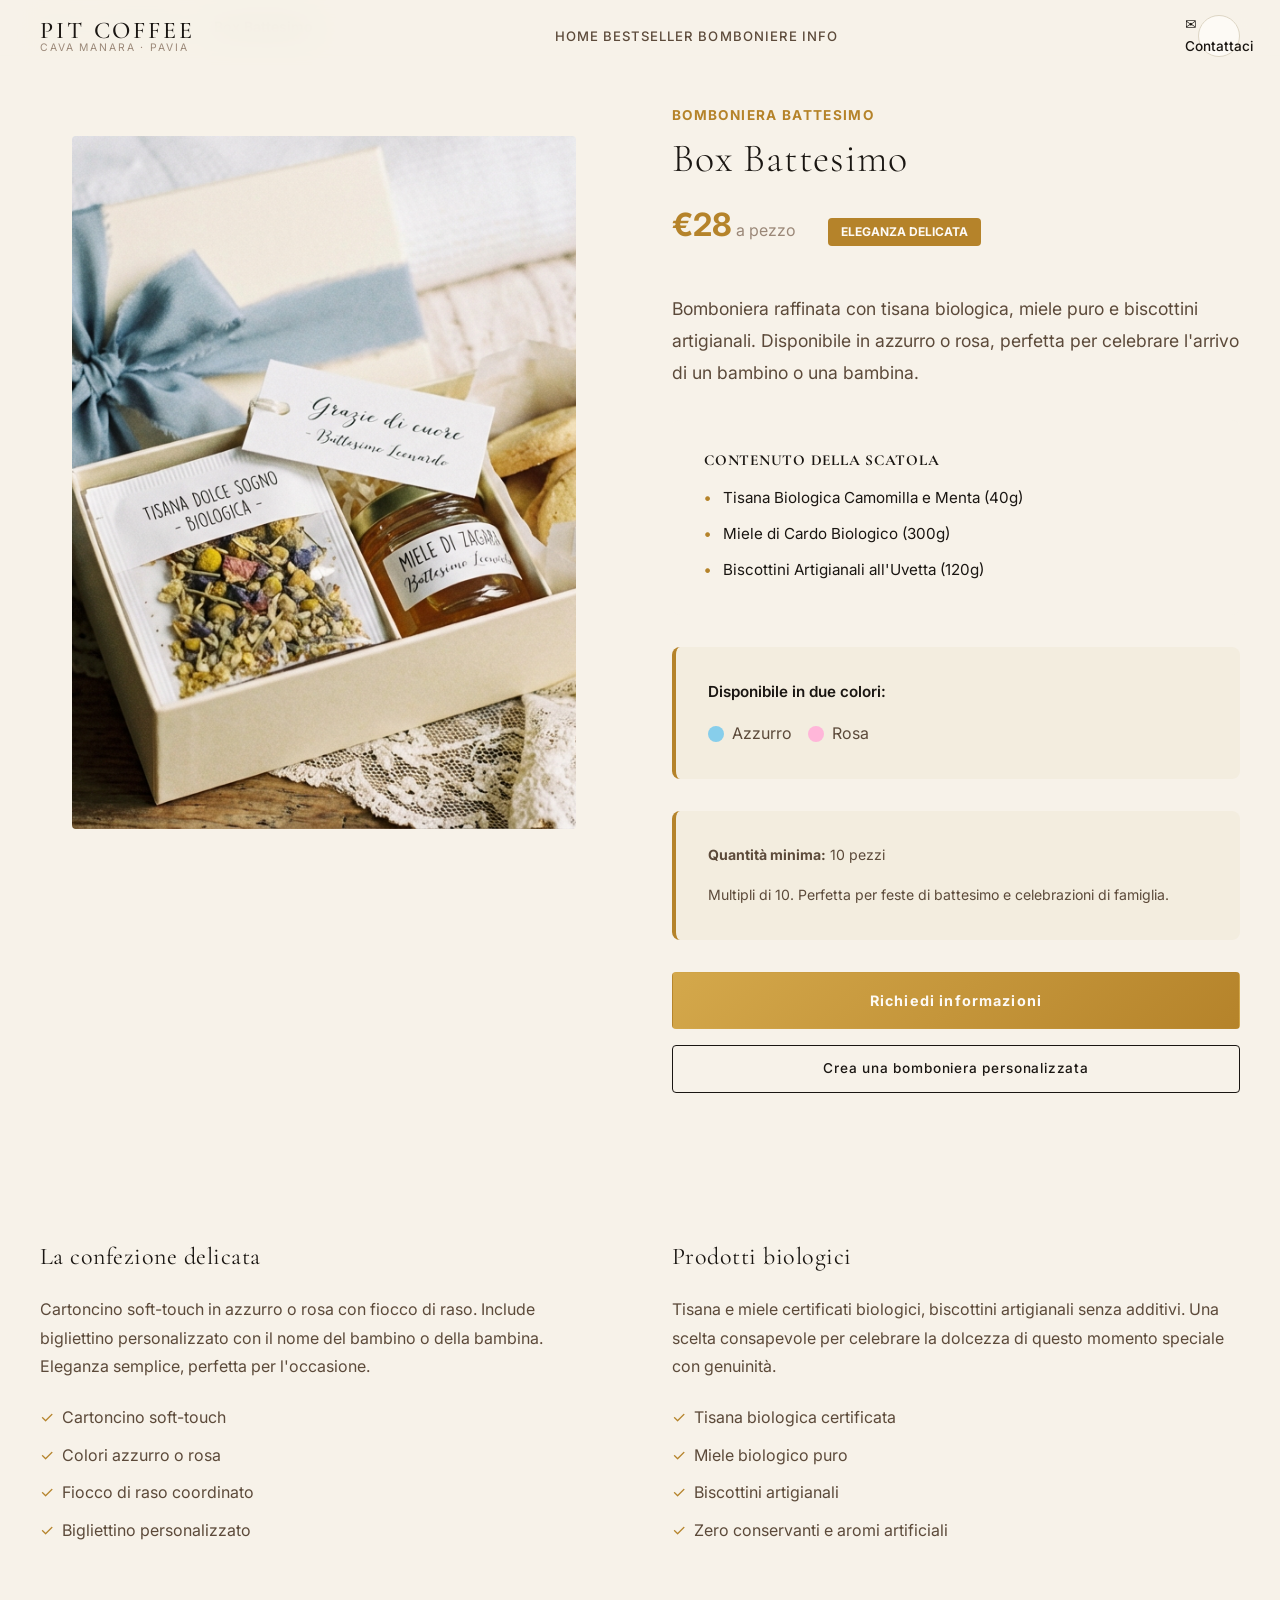
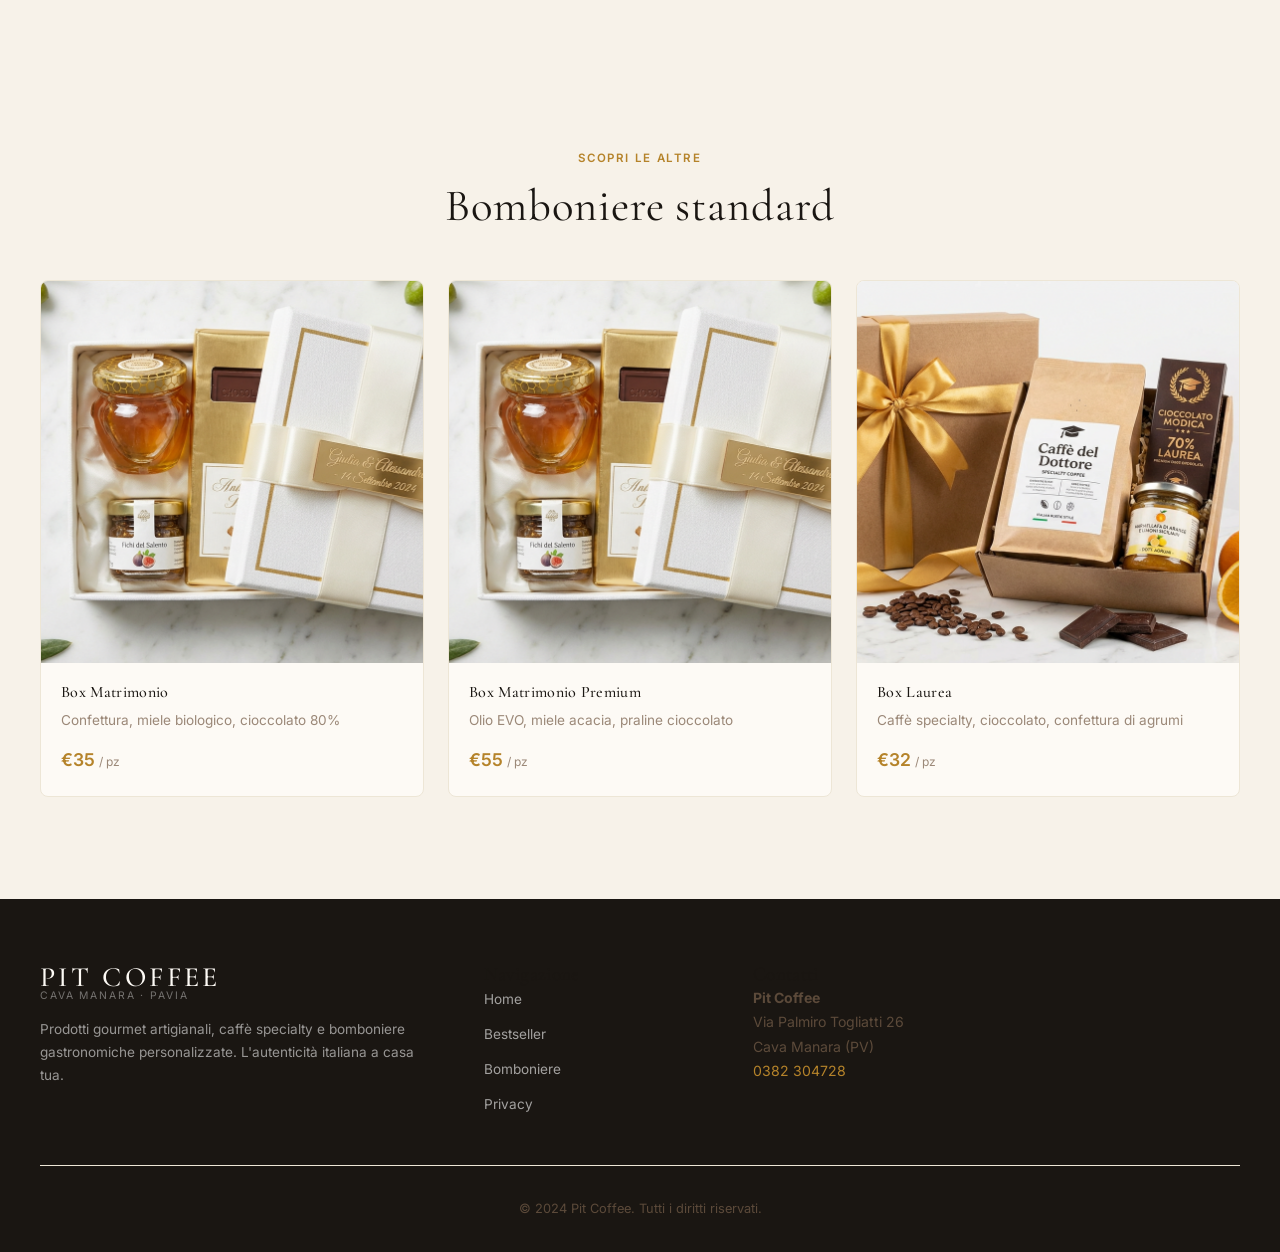
<file: box-battesimo.html>
<!DOCTYPE html>
<html lang="it">
<head>
  <meta charset="UTF-8">
  <meta name="viewport" content="width=device-width, initial-scale=1.0">
  <title>Box Battesimo — Pit Coffee</title>
  <meta name="description" content="Box bomboniera per battesimo con tisana biologica, miele e biscottini artigianali. Disponibile in azzurro o rosa. Minimo 10 pezzi.">
  <link rel="stylesheet" href="css/style.css?v=20260425-configuratore-v4">
  <style>
    @media (max-width: 768px) {
      section .container > div[style*="grid-template-columns:1fr 1fr"],
      section .container > div[style*="grid-template-columns: 1fr 1fr"] {
        display: flex !important;
        flex-direction: column !important;
        gap: 1.75rem !important;
      }
      section .container > div > div:first-child[style*="aspect-ratio:3/4"] {
        aspect-ratio: 4/3 !important;
      }
      h1[style*="font-size:2.5rem"] { font-size: 1.9rem !important; }
      p[style*="font-size:2rem"] { font-size: 1.5rem !important; }
      .btn--lg { padding: .8rem 1.25rem; font-size: .9rem; }
      .btn--full { display: block; text-align: center; }
    }
    @media (max-width: 480px) {
      .container { padding-inline: .85rem; }
    }
  </style>
</head>
<body>

<!-- ─ HEADER ──────────────────────────────────────────────────────────────── -->
<header class="site-header">
  <div class="container">
    <div style="display:flex;justify-content:space-between;align-items:center;height:var(--header-h);">
      <a href="index.html" class="logo">
        <span class="logo__name">Pit Coffee</span>
        <span class="logo__tagline">Cava Manara · Pavia</span>
      </a>
      <nav class="nav" id="nav" aria-label="Principale">
        <a href="index.html" class="nav-link">Home</a>
        <a href="catalog.html" class="nav-link">Bestseller</a>
        <a href="index.html#bomboniere" class="nav-link">Bomboniere</a>
        <a href="privacy.html" class="nav-link">Info</a>
      </nav>
      <div style="display:flex;gap:1rem;align-items:center;">
        <a href="mailto:info@pitcoffeepavia.it" class="cart-btn" aria-label="Contattaci" style="text-decoration:none;font-size:.85rem;font-weight:500;">
          ✉ Contattaci
        </a>
      </div>
    </div>
  </div>
</header>

<!-- ─ BREADCRUMB ──────────────────────────────────────────────────────────── -->
<div style="background:var(--cream);border-bottom:1px solid var(--border-light);padding:1rem 0;">
  <div class="container" style="font-size:.88rem;">
    <a href="index.html" style="color:var(--text-3);text-decoration:none;">Home</a>
    <span style="color:var(--text-3);margin:0 .5rem;">›</span>
    <a href="index.html#bomboniere-std" style="color:var(--text-3);text-decoration:none;">Bomboniere</a>
    <span style="color:var(--text-3);margin:0 .5rem;">›</span>
    <span style="color:var(--dark);font-weight:600;">Box Battesimo</span>
  </div>
</div>

<!-- ─ HERO PRODUCT ────────────────────────────────────────────────────────── -->
<section class="section" style="padding:3rem 0;">
  <div class="container">
    <div style="display:grid;grid-template-columns:1fr 1fr;gap:4rem;align-items:start;">
      
      <!-- Immagine -->
      <div style="background:var(--cream);border-radius:var(--radius-lg);padding:2rem;aspect-ratio:3/4;display:flex;align-items:center;justify-content:center;overflow:hidden;">
        <img src="images/prod-box-battesimo.jpg" alt="Box Battesimo" style="width:100%;height:100%;object-fit:cover;border-radius:var(--radius);">
      </div>

      <!-- Dettagli -->
      <div>
        <p style="color:var(--gold);font-size:.85rem;font-weight:700;letter-spacing:.1em;text-transform:uppercase;margin-bottom:.5rem;">Bomboniera Battesimo</p>
        <h1 style="font-size:2.5rem;font-family:var(--font-serif);margin-bottom:1rem;color:var(--dark);">Box Battesimo</h1>
        
        <div style="display:flex;align-items:baseline;gap:2rem;margin-bottom:2.5rem;">
          <p style="font-size:2rem;color:var(--gold);font-weight:700;">€28<span style="font-size:1rem;color:var(--text-3);font-weight:400;"> a pezzo</span></p>
          <span style="background:var(--gold);color:var(--white);padding:.3rem .8rem;border-radius:var(--radius);font-size:.75rem;font-weight:700;">ELEGANZA DELICATA</span>
        </div>

        <p style="font-size:1.1rem;color:var(--text-2);line-height:1.8;margin-bottom:2rem;">
          Bomboniera raffinata con tisana biologica, miele puro e biscottini artigianali. Disponibile in azzurro o rosa, perfetta per celebrare l'arrivo di un bambino o una bambina.
        </p>

        <!-- Specifiche -->
        <div style="background:var(--cream);padding:2rem;border-radius:var(--radius-md);margin-bottom:2rem;">
          <h3 style="font-size:.95rem;font-weight:700;margin-bottom:1rem;text-transform:uppercase;letter-spacing:.05em;">Contenuto della scatola</h3>
          <ul style="list-style:none;padding:0;display:flex;flex-direction:column;gap:.75rem;">
            <li style="display:flex;align-items:start;gap:.75rem;font-size:.95rem;color:var(--dark);">
              <span style="color:var(--gold);font-weight:700;">•</span>
              <span>Tisana Biologica Camomilla e Menta (40g)</span>
            </li>
            <li style="display:flex;align-items:start;gap:.75rem;font-size:.95rem;color:var(--dark);">
              <span style="color:var(--gold);font-weight:700;">•</span>
              <span>Miele di Cardo Biologico (300g)</span>
            </li>
            <li style="display:flex;align-items:start;gap:.75rem;font-size:.95rem;color:var(--dark);">
              <span style="color:var(--gold);font-weight:700;">•</span>
              <span>Biscottini Artigianali all'Uvetta (120g)</span>
            </li>
          </ul>
        </div>

        <!-- Colori -->
        <div style="background:rgba(181,131,42,.05);padding:2rem;border-radius:var(--radius-md);margin-bottom:2rem;border-left:4px solid var(--gold);">
          <p style="font-size:.95rem;font-weight:600;color:var(--dark);margin-bottom:1rem;">Disponibile in due colori:</p>
          <div style="display:flex;gap:1rem;">
            <span style="display:inline-flex;align-items:center;gap:.5rem;color:var(--text-2);"><span style="width:16px;height:16px;background:#87CEEB;border-radius:50%;"></span> Azzurro</span>
            <span style="display:inline-flex;align-items:center;gap:.5rem;color:var(--text-2);"><span style="width:16px;height:16px;background:#FFB6D9;border-radius:50%;"></span> Rosa</span>
          </div>
        </div>

        <!-- Ordine -->
        <div style="background:rgba(181,131,42,.05);padding:2rem;border-radius:var(--radius-md);margin-bottom:2rem;border-left:4px solid var(--gold);">
          <p style="font-size:.88rem;color:var(--text-2);margin-bottom:1rem;"><strong>Quantità minima:</strong> 10 pezzi</p>
          <p style="font-size:.88rem;color:var(--text-2);">Multipli di 10. Perfetta per feste di battesimo e celebrazioni di famiglia.</p>
        </div>

        <a href="mailto:info@pitcoffeepavia.it?subject=Richiesta%20Box%20Battesimo&body=Ciao%2C%20vorrei%20ricevere%20informazioni%20sul%20Box%20Battesimo%20(%E2%82%AC28%20p.p.)." class="btn btn--gold btn--lg btn--full" style="margin-bottom:1rem;text-align:center;">
          Richiedi informazioni
        </a>

        <a href="index.html#bomboniere" class="btn btn--outline btn--full">
          Crea una bomboniera personalizzata
        </a>
      </div>

    </div>
  </div>
</section>

<!-- ─ DETTAGLI COMPLETI ──────────────────────────────────────────────────── -->
<section class="section" style="background:var(--cream);">
  <div class="container">
    <div style="display:grid;grid-template-columns:1fr 1fr;gap:4rem;">
      
      <div>
        <h2 style="font-size:1.5rem;font-family:var(--font-serif);margin-bottom:1.5rem;">La confezione delicata</h2>
        <p style="color:var(--text-2);line-height:1.8;margin-bottom:1.5rem;">
          Cartoncino soft-touch in azzurro o rosa con fiocco di raso. Include bigliettino personalizzato con il nome del bambino o della bambina. Eleganza semplice, perfetta per l'occasione.
        </p>
        <ul style="list-style:none;padding:0;display:flex;flex-direction:column;gap:.75rem;color:var(--text-2);">
          <li style="display:flex;gap:.5rem;"><span style="color:var(--gold);">✓</span> Cartoncino soft-touch</li>
          <li style="display:flex;gap:.5rem;"><span style="color:var(--gold);">✓</span> Colori azzurro o rosa</li>
          <li style="display:flex;gap:.5rem;"><span style="color:var(--gold);">✓</span> Fiocco di raso coordinato</li>
          <li style="display:flex;gap:.5rem;"><span style="color:var(--gold);">✓</span> Bigliettino personalizzato</li>
        </ul>
      </div>

      <div>
        <h2 style="font-size:1.5rem;font-family:var(--font-serif);margin-bottom:1.5rem;">Prodotti biologici</h2>
        <p style="color:var(--text-2);line-height:1.8;margin-bottom:1.5rem;">
          Tisana e miele certificati biologici, biscottini artigianali senza additivi. Una scelta consapevole per celebrare la dolcezza di questo momento speciale con genuinità.
        </p>
        <ul style="list-style:none;padding:0;display:flex;flex-direction:column;gap:.75rem;color:var(--text-2);">
          <li style="display:flex;gap:.5rem;"><span style="color:var(--gold);">✓</span> Tisana biologica certificata</li>
          <li style="display:flex;gap:.5rem;"><span style="color:var(--gold);">✓</span> Miele biologico puro</li>
          <li style="display:flex;gap:.5rem;"><span style="color:var(--gold);">✓</span> Biscottini artigianali</li>
          <li style="display:flex;gap:.5rem;"><span style="color:var(--gold);">✓</span> Zero conservanti e aromi artificiali</li>
        </ul>
      </div>

    </div>
  </div>
</section>

<!-- ─ ALTRE BOX ────────────────────────────────────────────────────────────── -->
<section class="section">
  <div class="container">
    <div class="section-header" style="text-align:center;margin-bottom:3rem;">
      <p class="eyebrow">Scopri le altre</p>
      <h2>Bomboniere standard</h2>
    </div>

    <div class="products-grid" style="display:grid;grid-template-columns:repeat(auto-fit,minmax(240px,1fr));gap:1.5rem;">
      
      <!-- Box Matrimonio Classico -->
      <a href="box-matrimonio-classico.html" style="text-decoration:none;color:inherit;">
        <div style="border:1.5px solid var(--border-light);border-radius:var(--radius-md);overflow:hidden;background:var(--white);transition:box-shadow var(--transition),transform var(--transition);cursor:pointer;" onmouseover="this.style.boxShadow='var(--shadow-md)';this.style.transform='translateY(-2px)'" onmouseout="this.style.boxShadow='none';this.style.transform='translateY(0)'">
          <div style="aspect-ratio:1;overflow:hidden;background:var(--cream);">
            <img src="images/prod-box-matrimonio.jpg" alt="Box Matrimonio Classico" style="width:100%;height:100%;object-fit:cover;">
          </div>
          <div style="padding:1.25rem;">
            <h4 style="font-size:1rem;font-family:var(--font-serif);font-weight:500;margin-bottom:0.5rem;">Box Matrimonio</h4>
            <p style="font-size:0.85rem;color:var(--text-3);margin-bottom:0.75rem;">Confettura, miele biologico, cioccolato 80%</p>
            <p style="font-size:1.1rem;font-weight:600;color:var(--gold);">€35 <span style="font-size:0.75rem;color:var(--text-3);font-weight:400;">/ pz</span></p>
          </div>
        </div>
      </a>

      <!-- Box Matrimonio Premium -->
      <a href="box-matrimonio-premium.html" style="text-decoration:none;color:inherit;">
        <div style="border:1.5px solid var(--border-light);border-radius:var(--radius-md);overflow:hidden;background:var(--white);transition:box-shadow var(--transition),transform var(--transition);cursor:pointer;" onmouseover="this.style.boxShadow='var(--shadow-md)';this.style.transform='translateY(-2px)'" onmouseout="this.style.boxShadow='none';this.style.transform='translateY(0)'">
          <div style="aspect-ratio:1;overflow:hidden;background:var(--cream);">
            <img src="images/prod-box-matrimonio.jpg" alt="Box Matrimonio Premium" style="width:100%;height:100%;object-fit:cover;">
          </div>
          <div style="padding:1.25rem;">
            <h4 style="font-size:1rem;font-family:var(--font-serif);font-weight:500;margin-bottom:0.5rem;">Box Matrimonio Premium</h4>
            <p style="font-size:0.85rem;color:var(--text-3);margin-bottom:0.75rem;">Olio EVO, miele acacia, praline cioccolato</p>
            <p style="font-size:1.1rem;font-weight:600;color:var(--gold);">€55 <span style="font-size:0.75rem;color:var(--text-3);font-weight:400;">/ pz</span></p>
          </div>
        </div>
      </a>

      <!-- Box Laurea -->
      <a href="box-laurea.html" style="text-decoration:none;color:inherit;">
        <div style="border:1.5px solid var(--border-light);border-radius:var(--radius-md);overflow:hidden;background:var(--white);transition:box-shadow var(--transition),transform var(--transition);cursor:pointer;" onmouseover="this.style.boxShadow='var(--shadow-md)';this.style.transform='translateY(-2px)'" onmouseout="this.style.boxShadow='none';this.style.transform='translateY(0)'">
          <div style="aspect-ratio:1;overflow:hidden;background:var(--cream);">
            <img src="images/prod-box-laurea.jpg" alt="Box Laurea" style="width:100%;height:100%;object-fit:cover;">
          </div>
          <div style="padding:1.25rem;">
            <h4 style="font-size:1rem;font-family:var(--font-serif);font-weight:500;margin-bottom:0.5rem;">Box Laurea</h4>
            <p style="font-size:0.85rem;color:var(--text-3);margin-bottom:0.75rem;">Caffè specialty, cioccolato, confettura di agrumi</p>
            <p style="font-size:1.1rem;font-weight:600;color:var(--gold);">€32 <span style="font-size:0.75rem;color:var(--text-3);font-weight:400;">/ pz</span></p>
          </div>
        </div>
      </a>

    </div>
  </div>
</section>

<!-- ─ FOOTER ──────────────────────────────────────────────────────────────── -->
<footer class="site-footer">
  <div class="container">
    <div class="footer-grid">
      <div>
        <a href="index.html" class="logo footer-logo">
          <span class="logo__name">Pit Coffee</span>
          <span class="logo__tagline">Cava Manara · Pavia</span>
        </a>
        <p class="footer-desc">Prodotti gourmet artigianali, caffè specialty e bomboniere gastronomiche personalizzate. L'autenticità italiana a casa tua.</p>
      </div>
      <div>
        <h4 class="footer-title">Navigazione</h4>
        <ul class="footer-links">
          <li><a href="index.html">Home</a></li>
          <li><a href="catalog.html">Bestseller</a></li>
          <li><a href="index.html#bomboniere">Bomboniere</a></li>
          <li><a href="privacy.html">Privacy</a></li>
        </ul>
      </div>
      <div>
        <h4 class="footer-title">Contatti</h4>
        <p style="font-size:.88rem;color:var(--text-2);">
          <strong>Pit Coffee</strong><br>
          Via Palmiro Togliatti 26<br>
          Cava Manara (PV)<br>
          <a href="tel:+390382304728" style="color:var(--gold);text-decoration:none;">0382 304728</a>
        </p>
      </div>
    </div>
    <div style="border-top:1px solid var(--border-light);padding-top:2rem;margin-top:2rem;text-align:center;font-size:.8rem;color:var(--text-3);">
      <p>&copy; 2024 Pit Coffee. Tutti i diritti riservati.</p>
    </div>
  </div>
</footer>

<script src="js/main.js"></script>
</body>
</html>
</file>
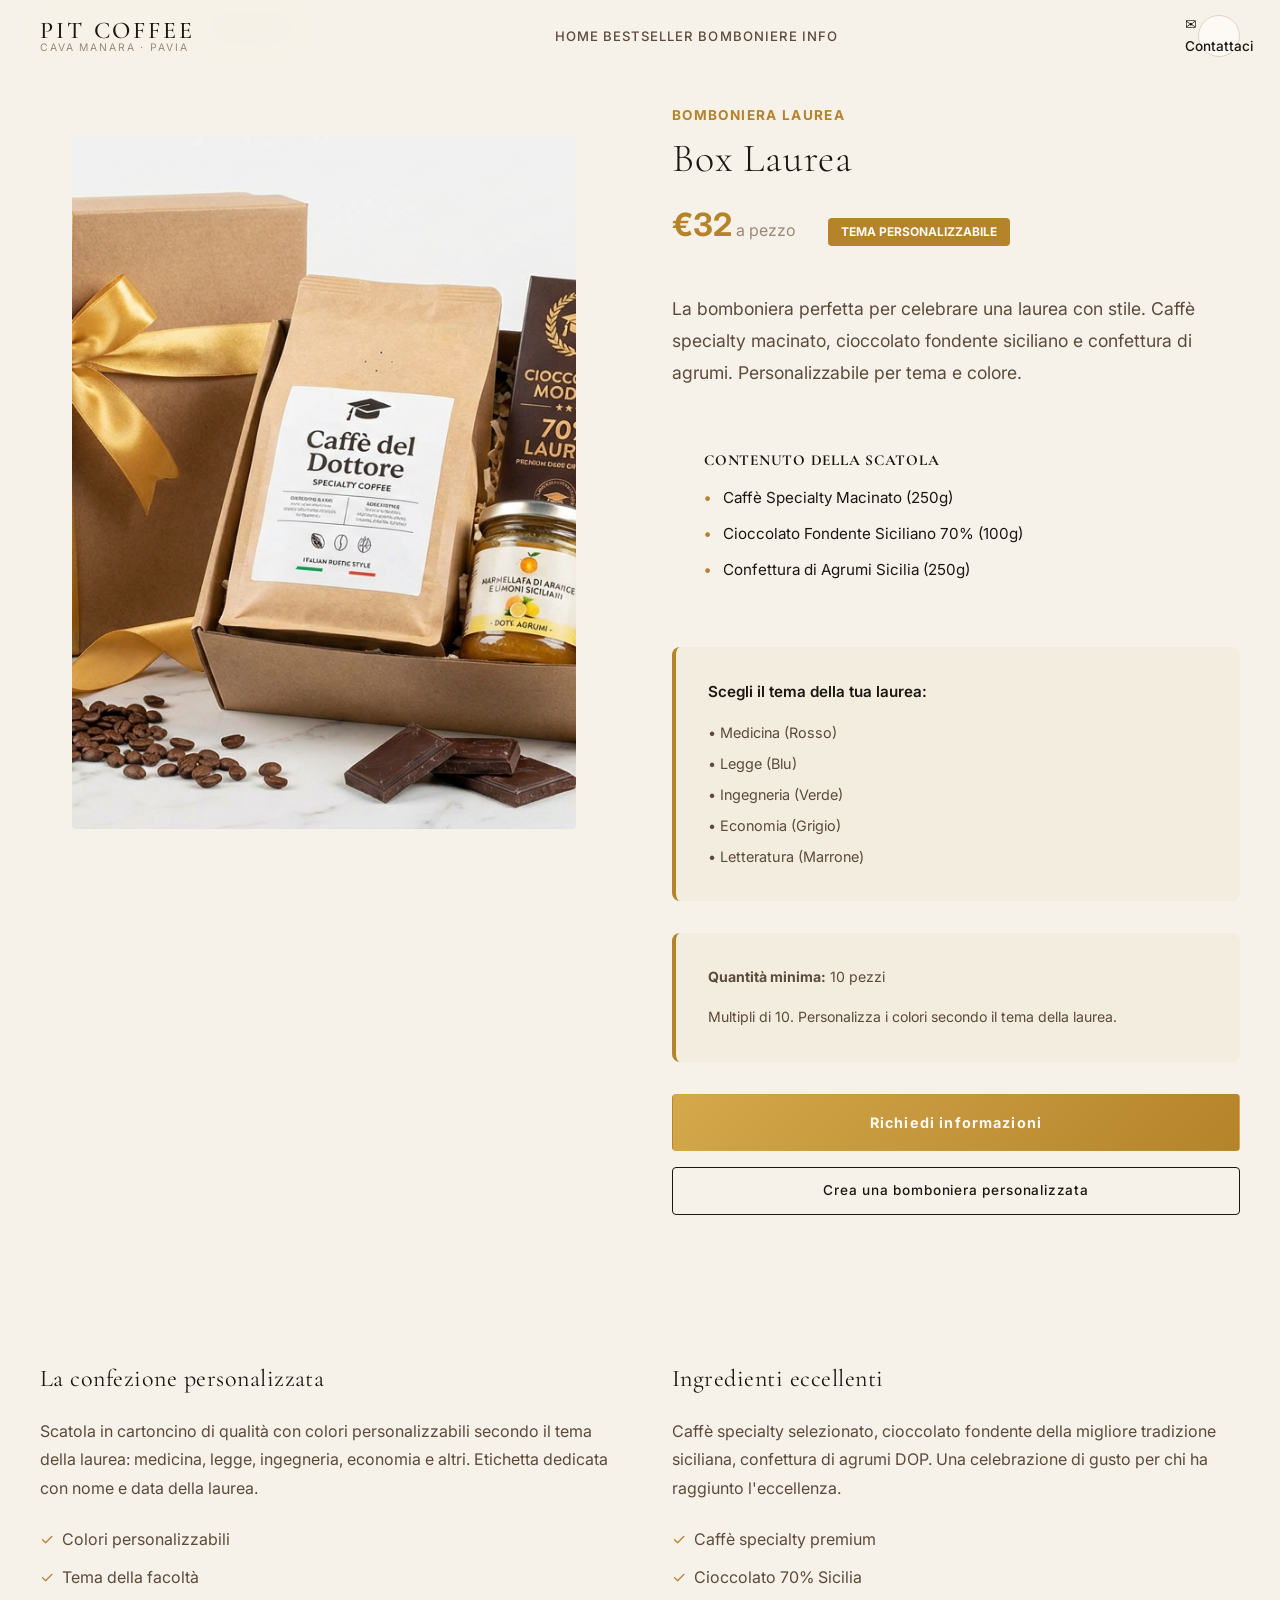
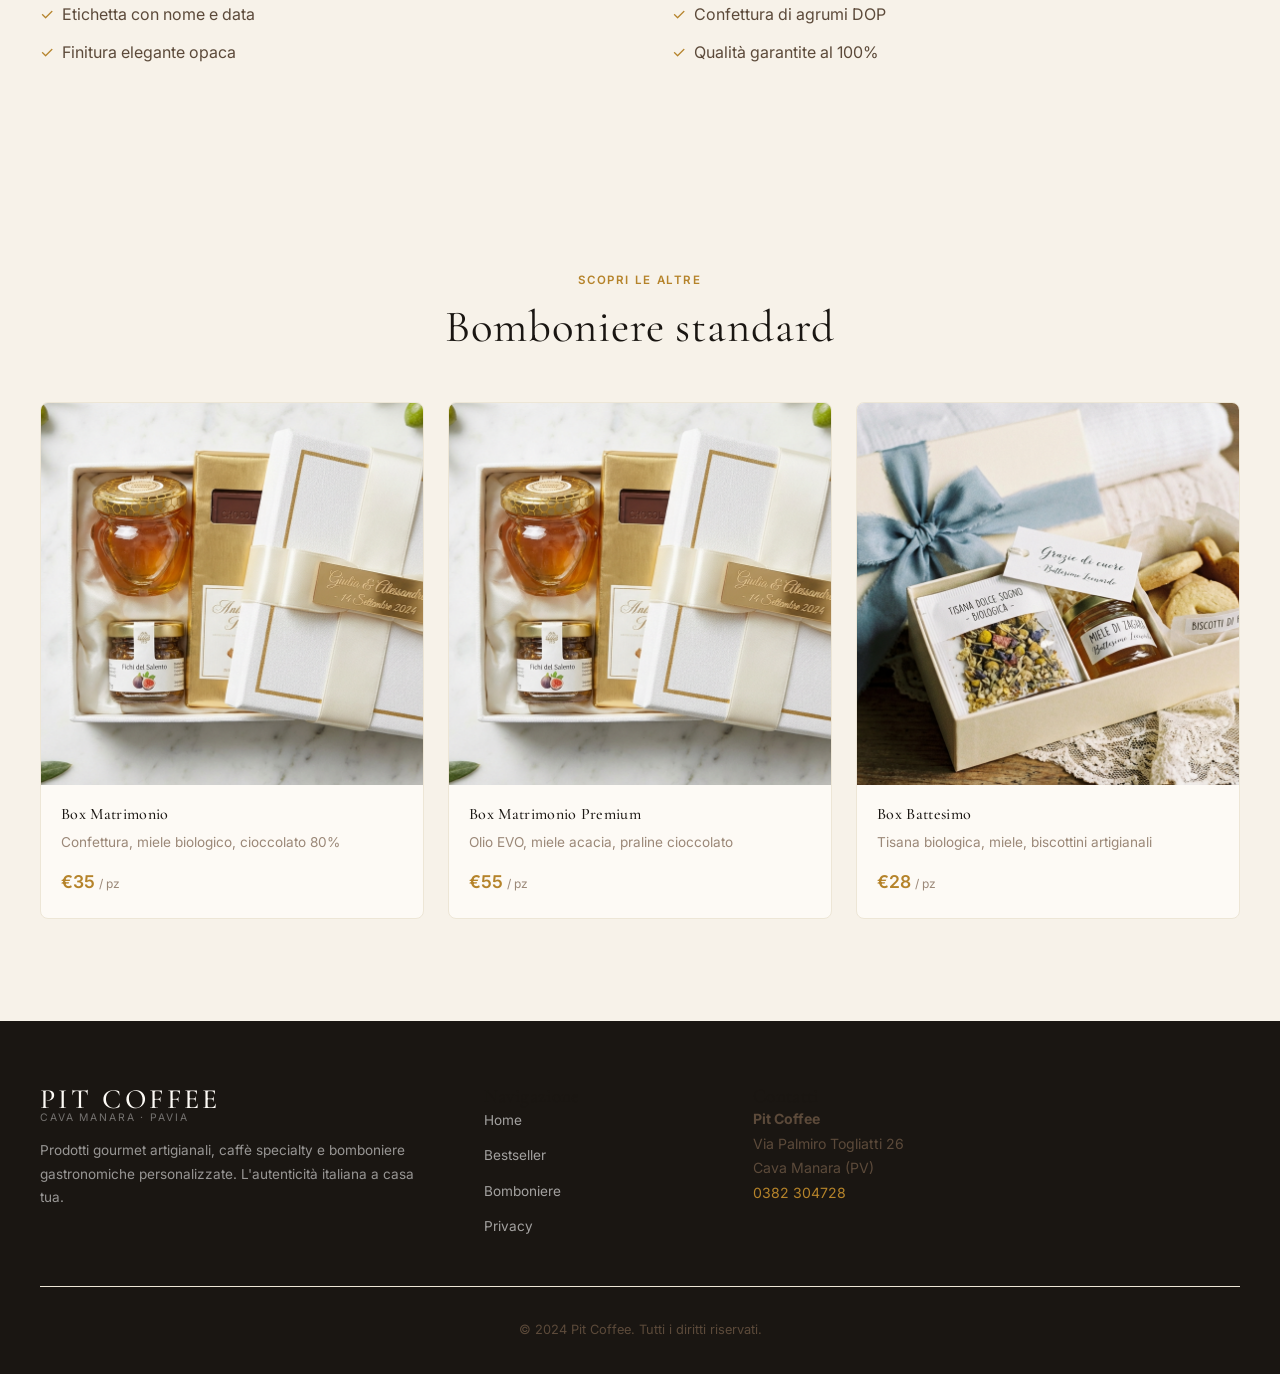
<file: box-laurea.html>
<!DOCTYPE html>
<html lang="it">
<head>
  <meta charset="UTF-8">
  <meta name="viewport" content="width=device-width, initial-scale=1.0">
  <title>Box Laurea — Pit Coffee</title>
  <meta name="description" content="Box bomboniera per laurea con caffè specialty, cioccolato fondente e confettura di agrumi siciliana. Colori e temi personalizzabili. Minimo 10 pezzi.">
  <link rel="stylesheet" href="css/style.css?v=20260425-configuratore-v4">
  <style>
    @media (max-width: 768px) {
      section .container > div[style*="grid-template-columns:1fr 1fr"],
      section .container > div[style*="grid-template-columns: 1fr 1fr"] {
        display: flex !important;
        flex-direction: column !important;
        gap: 1.75rem !important;
      }
      section .container > div > div:first-child[style*="aspect-ratio:3/4"] {
        aspect-ratio: 4/3 !important;
      }
      h1[style*="font-size:2.5rem"] { font-size: 1.9rem !important; }
      p[style*="font-size:2rem"] { font-size: 1.5rem !important; }
      .btn--lg { padding: .8rem 1.25rem; font-size: .9rem; }
      .btn--full { display: block; text-align: center; }
    }
    @media (max-width: 480px) {
      .container { padding-inline: .85rem; }
    }
  </style>
</head>
<body>

<!-- ─ HEADER ──────────────────────────────────────────────────────────────── -->
<header class="site-header">
  <div class="container">
    <div style="display:flex;justify-content:space-between;align-items:center;height:var(--header-h);">
      <a href="index.html" class="logo">
        <span class="logo__name">Pit Coffee</span>
        <span class="logo__tagline">Cava Manara · Pavia</span>
      </a>
      <nav class="nav" id="nav" aria-label="Principale">
        <a href="index.html" class="nav-link">Home</a>
        <a href="catalog.html" class="nav-link">Bestseller</a>
        <a href="index.html#bomboniere" class="nav-link">Bomboniere</a>
        <a href="privacy.html" class="nav-link">Info</a>
      </nav>
      <div style="display:flex;gap:1rem;align-items:center;">
        <a href="mailto:info@pitcoffeepavia.it" class="cart-btn" aria-label="Contattaci" style="text-decoration:none;font-size:.85rem;font-weight:500;">
          ✉ Contattaci
        </a>
      </div>
    </div>
  </div>
</header>

<!-- ─ BREADCRUMB ──────────────────────────────────────────────────────────── -->
<div style="background:var(--cream);border-bottom:1px solid var(--border-light);padding:1rem 0;">
  <div class="container" style="font-size:.88rem;">
    <a href="index.html" style="color:var(--text-3);text-decoration:none;">Home</a>
    <span style="color:var(--text-3);margin:0 .5rem;">›</span>
    <a href="index.html#bomboniere-std" style="color:var(--text-3);text-decoration:none;">Bomboniere</a>
    <span style="color:var(--text-3);margin:0 .5rem;">›</span>
    <span style="color:var(--dark);font-weight:600;">Box Laurea</span>
  </div>
</div>

<!-- ─ HERO PRODUCT ────────────────────────────────────────────────────────── -->
<section class="section" style="padding:3rem 0;">
  <div class="container">
    <div style="display:grid;grid-template-columns:1fr 1fr;gap:4rem;align-items:start;">
      
      <!-- Immagine -->
      <div style="background:var(--cream);border-radius:var(--radius-lg);padding:2rem;aspect-ratio:3/4;display:flex;align-items:center;justify-content:center;overflow:hidden;">
        <img src="images/prod-box-laurea.jpg" alt="Box Laurea" style="width:100%;height:100%;object-fit:cover;border-radius:var(--radius);">
      </div>

      <!-- Dettagli -->
      <div>
        <p style="color:var(--gold);font-size:.85rem;font-weight:700;letter-spacing:.1em;text-transform:uppercase;margin-bottom:.5rem;">Bomboniera Laurea</p>
        <h1 style="font-size:2.5rem;font-family:var(--font-serif);margin-bottom:1rem;color:var(--dark);">Box Laurea</h1>
        
        <div style="display:flex;align-items:baseline;gap:2rem;margin-bottom:2.5rem;">
          <p style="font-size:2rem;color:var(--gold);font-weight:700;">€32<span style="font-size:1rem;color:var(--text-3);font-weight:400;"> a pezzo</span></p>
          <span style="background:var(--gold);color:var(--white);padding:.3rem .8rem;border-radius:var(--radius);font-size:.75rem;font-weight:700;">TEMA PERSONALIZZABILE</span>
        </div>

        <p style="font-size:1.1rem;color:var(--text-2);line-height:1.8;margin-bottom:2rem;">
          La bomboniera perfetta per celebrare una laurea con stile. Caffè specialty macinato, cioccolato fondente siciliano e confettura di agrumi. Personalizzabile per tema e colore.
        </p>

        <!-- Specifiche -->
        <div style="background:var(--cream);padding:2rem;border-radius:var(--radius-md);margin-bottom:2rem;">
          <h3 style="font-size:.95rem;font-weight:700;margin-bottom:1rem;text-transform:uppercase;letter-spacing:.05em;">Contenuto della scatola</h3>
          <ul style="list-style:none;padding:0;display:flex;flex-direction:column;gap:.75rem;">
            <li style="display:flex;align-items:start;gap:.75rem;font-size:.95rem;color:var(--dark);">
              <span style="color:var(--gold);font-weight:700;">•</span>
              <span>Caffè Specialty Macinato (250g)</span>
            </li>
            <li style="display:flex;align-items:start;gap:.75rem;font-size:.95rem;color:var(--dark);">
              <span style="color:var(--gold);font-weight:700;">•</span>
              <span>Cioccolato Fondente Siciliano 70% (100g)</span>
            </li>
            <li style="display:flex;align-items:start;gap:.75rem;font-size:.95rem;color:var(--dark);">
              <span style="color:var(--gold);font-weight:700;">•</span>
              <span>Confettura di Agrumi Sicilia (250g)</span>
            </li>
          </ul>
        </div>

        <!-- Personalizzazione -->
        <div style="background:rgba(181,131,42,.05);padding:2rem;border-radius:var(--radius-md);margin-bottom:2rem;border-left:4px solid var(--gold);">
          <p style="font-size:.95rem;font-weight:600;color:var(--dark);margin-bottom:1rem;">Scegli il tema della tua laurea:</p>
          <ul style="list-style:none;padding:0;display:flex;flex-direction:column;gap:.5rem;font-size:.9rem;color:var(--text-2);">
            <li>• Medicina (Rosso)</li>
            <li>• Legge (Blu)</li>
            <li>• Ingegneria (Verde)</li>
            <li>• Economia (Grigio)</li>
            <li>• Letteratura (Marrone)</li>
          </ul>
        </div>

        <!-- Ordine -->
        <div style="background:rgba(181,131,42,.05);padding:2rem;border-radius:var(--radius-md);margin-bottom:2rem;border-left:4px solid var(--gold);">
          <p style="font-size:.88rem;color:var(--text-2);margin-bottom:1rem;"><strong>Quantità minima:</strong> 10 pezzi</p>
          <p style="font-size:.88rem;color:var(--text-2);">Multipli di 10. Personalizza i colori secondo il tema della laurea.</p>
        </div>

        <a href="mailto:info@pitcoffeepavia.it?subject=Richiesta%20Box%20Laurea&body=Ciao%2C%20vorrei%20ricevere%20informazioni%20sul%20Box%20Laurea%20(%E2%82%AC32%20p.p.)." class="btn btn--gold btn--lg btn--full" style="margin-bottom:1rem;text-align:center;">
          Richiedi informazioni
        </a>

        <a href="index.html#bomboniere" class="btn btn--outline btn--full">
          Crea una bomboniera personalizzata
        </a>
      </div>

    </div>
  </div>
</section>

<!-- ─ DETTAGLI COMPLETI ──────────────────────────────────────────────────── -->
<section class="section" style="background:var(--cream);">
  <div class="container">
    <div style="display:grid;grid-template-columns:1fr 1fr;gap:4rem;">
      
      <div>
        <h2 style="font-size:1.5rem;font-family:var(--font-serif);margin-bottom:1.5rem;">La confezione personalizzata</h2>
        <p style="color:var(--text-2);line-height:1.8;margin-bottom:1.5rem;">
          Scatola in cartoncino di qualità con colori personalizzabili secondo il tema della laurea: medicina, legge, ingegneria, economia e altri. Etichetta dedicata con nome e data della laurea.
        </p>
        <ul style="list-style:none;padding:0;display:flex;flex-direction:column;gap:.75rem;color:var(--text-2);">
          <li style="display:flex;gap:.5rem;"><span style="color:var(--gold);">✓</span> Colori personalizzabili</li>
          <li style="display:flex;gap:.5rem;"><span style="color:var(--gold);">✓</span> Tema della facoltà</li>
          <li style="display:flex;gap:.5rem;"><span style="color:var(--gold);">✓</span> Etichetta con nome e data</li>
          <li style="display:flex;gap:.5rem;"><span style="color:var(--gold);">✓</span> Finitura elegante opaca</li>
        </ul>
      </div>

      <div>
        <h2 style="font-size:1.5rem;font-family:var(--font-serif);margin-bottom:1.5rem;">Ingredienti eccellenti</h2>
        <p style="color:var(--text-2);line-height:1.8;margin-bottom:1.5rem;">
          Caffè specialty selezionato, cioccolato fondente della migliore tradizione siciliana, confettura di agrumi DOP. Una celebrazione di gusto per chi ha raggiunto l'eccellenza.
        </p>
        <ul style="list-style:none;padding:0;display:flex;flex-direction:column;gap:.75rem;color:var(--text-2);">
          <li style="display:flex;gap:.5rem;"><span style="color:var(--gold);">✓</span> Caffè specialty premium</li>
          <li style="display:flex;gap:.5rem;"><span style="color:var(--gold);">✓</span> Cioccolato 70% Sicilia</li>
          <li style="display:flex;gap:.5rem;"><span style="color:var(--gold);">✓</span> Confettura di agrumi DOP</li>
          <li style="display:flex;gap:.5rem;"><span style="color:var(--gold);">✓</span> Qualità garantite al 100%</li>
        </ul>
      </div>

    </div>
  </div>
</section>

<!-- ─ ALTRE BOX ────────────────────────────────────────────────────────────── -->
<section class="section">
  <div class="container">
    <div class="section-header" style="text-align:center;margin-bottom:3rem;">
      <p class="eyebrow">Scopri le altre</p>
      <h2>Bomboniere standard</h2>
    </div>

    <div class="products-grid" style="display:grid;grid-template-columns:repeat(auto-fit,minmax(240px,1fr));gap:1.5rem;">
      
      <!-- Box Matrimonio Classico -->
      <a href="box-matrimonio-classico.html" style="text-decoration:none;color:inherit;">
        <div style="border:1.5px solid var(--border-light);border-radius:var(--radius-md);overflow:hidden;background:var(--white);transition:box-shadow var(--transition),transform var(--transition);cursor:pointer;" onmouseover="this.style.boxShadow='var(--shadow-md)';this.style.transform='translateY(-2px)'" onmouseout="this.style.boxShadow='none';this.style.transform='translateY(0)'">
          <div style="aspect-ratio:1;overflow:hidden;background:var(--cream);">
            <img src="images/prod-box-matrimonio.jpg" alt="Box Matrimonio Classico" style="width:100%;height:100%;object-fit:cover;">
          </div>
          <div style="padding:1.25rem;">
            <h4 style="font-size:1rem;font-family:var(--font-serif);font-weight:500;margin-bottom:0.5rem;">Box Matrimonio</h4>
            <p style="font-size:0.85rem;color:var(--text-3);margin-bottom:0.75rem;">Confettura, miele biologico, cioccolato 80%</p>
            <p style="font-size:1.1rem;font-weight:600;color:var(--gold);">€35 <span style="font-size:0.75rem;color:var(--text-3);font-weight:400;">/ pz</span></p>
          </div>
        </div>
      </a>

      <!-- Box Matrimonio Premium -->
      <a href="box-matrimonio-premium.html" style="text-decoration:none;color:inherit;">
        <div style="border:1.5px solid var(--border-light);border-radius:var(--radius-md);overflow:hidden;background:var(--white);transition:box-shadow var(--transition),transform var(--transition);cursor:pointer;" onmouseover="this.style.boxShadow='var(--shadow-md)';this.style.transform='translateY(-2px)'" onmouseout="this.style.boxShadow='none';this.style.transform='translateY(0)'">
          <div style="aspect-ratio:1;overflow:hidden;background:var(--cream);">
            <img src="images/prod-box-matrimonio.jpg" alt="Box Matrimonio Premium" style="width:100%;height:100%;object-fit:cover;">
          </div>
          <div style="padding:1.25rem;">
            <h4 style="font-size:1rem;font-family:var(--font-serif);font-weight:500;margin-bottom:0.5rem;">Box Matrimonio Premium</h4>
            <p style="font-size:0.85rem;color:var(--text-3);margin-bottom:0.75rem;">Olio EVO, miele acacia, praline cioccolato</p>
            <p style="font-size:1.1rem;font-weight:600;color:var(--gold);">€55 <span style="font-size:0.75rem;color:var(--text-3);font-weight:400;">/ pz</span></p>
          </div>
        </div>
      </a>

      <!-- Box Battesimo -->
      <a href="box-battesimo.html" style="text-decoration:none;color:inherit;">
        <div style="border:1.5px solid var(--border-light);border-radius:var(--radius-md);overflow:hidden;background:var(--white);transition:box-shadow var(--transition),transform var(--transition);cursor:pointer;" onmouseover="this.style.boxShadow='var(--shadow-md)';this.style.transform='translateY(-2px)'" onmouseout="this.style.boxShadow='none';this.style.transform='translateY(0)'">
          <div style="aspect-ratio:1;overflow:hidden;background:var(--cream);">
            <img src="images/prod-box-battesimo.jpg" alt="Box Battesimo" style="width:100%;height:100%;object-fit:cover;">
          </div>
          <div style="padding:1.25rem;">
            <h4 style="font-size:1rem;font-family:var(--font-serif);font-weight:500;margin-bottom:0.5rem;">Box Battesimo</h4>
            <p style="font-size:0.85rem;color:var(--text-3);margin-bottom:0.75rem;">Tisana biologica, miele, biscottini artigianali</p>
            <p style="font-size:1.1rem;font-weight:600;color:var(--gold);">€28 <span style="font-size:0.75rem;color:var(--text-3);font-weight:400;">/ pz</span></p>
          </div>
        </div>
      </a>

    </div>
  </div>
</section>

<!-- ─ FOOTER ──────────────────────────────────────────────────────────────── -->
<footer class="site-footer">
  <div class="container">
    <div class="footer-grid">
      <div>
        <a href="index.html" class="logo footer-logo">
          <span class="logo__name">Pit Coffee</span>
          <span class="logo__tagline">Cava Manara · Pavia</span>
        </a>
        <p class="footer-desc">Prodotti gourmet artigianali, caffè specialty e bomboniere gastronomiche personalizzate. L'autenticità italiana a casa tua.</p>
      </div>
      <div>
        <h4 class="footer-title">Navigazione</h4>
        <ul class="footer-links">
          <li><a href="index.html">Home</a></li>
          <li><a href="catalog.html">Bestseller</a></li>
          <li><a href="index.html#bomboniere">Bomboniere</a></li>
          <li><a href="privacy.html">Privacy</a></li>
        </ul>
      </div>
      <div>
        <h4 class="footer-title">Contatti</h4>
        <p style="font-size:.88rem;color:var(--text-2);">
          <strong>Pit Coffee</strong><br>
          Via Palmiro Togliatti 26<br>
          Cava Manara (PV)<br>
          <a href="tel:+390382304728" style="color:var(--gold);text-decoration:none;">0382 304728</a>
        </p>
      </div>
    </div>
    <div style="border-top:1px solid var(--border-light);padding-top:2rem;margin-top:2rem;text-align:center;font-size:.8rem;color:var(--text-3);">
      <p>&copy; 2024 Pit Coffee. Tutti i diritti riservati.</p>
    </div>
  </div>
</footer>

<script src="js/main.js"></script>
</body>
</html>
</file>
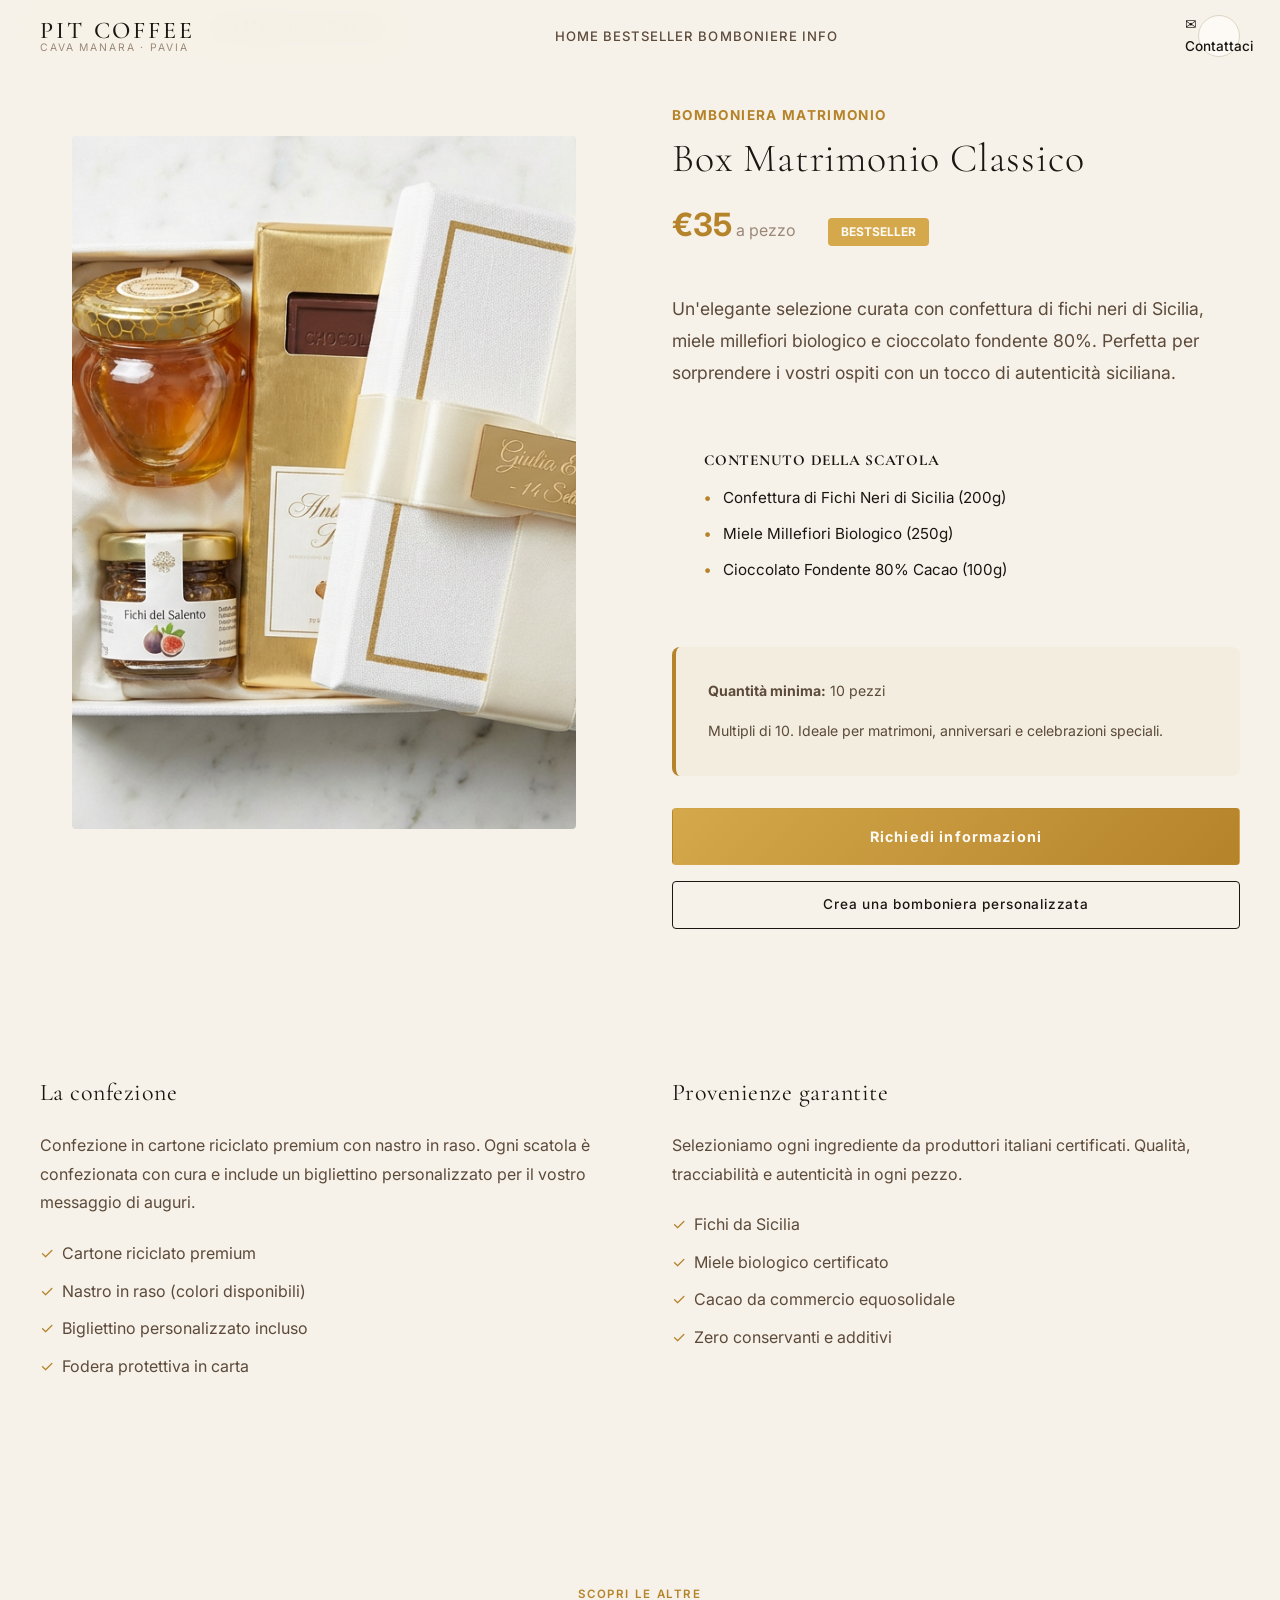
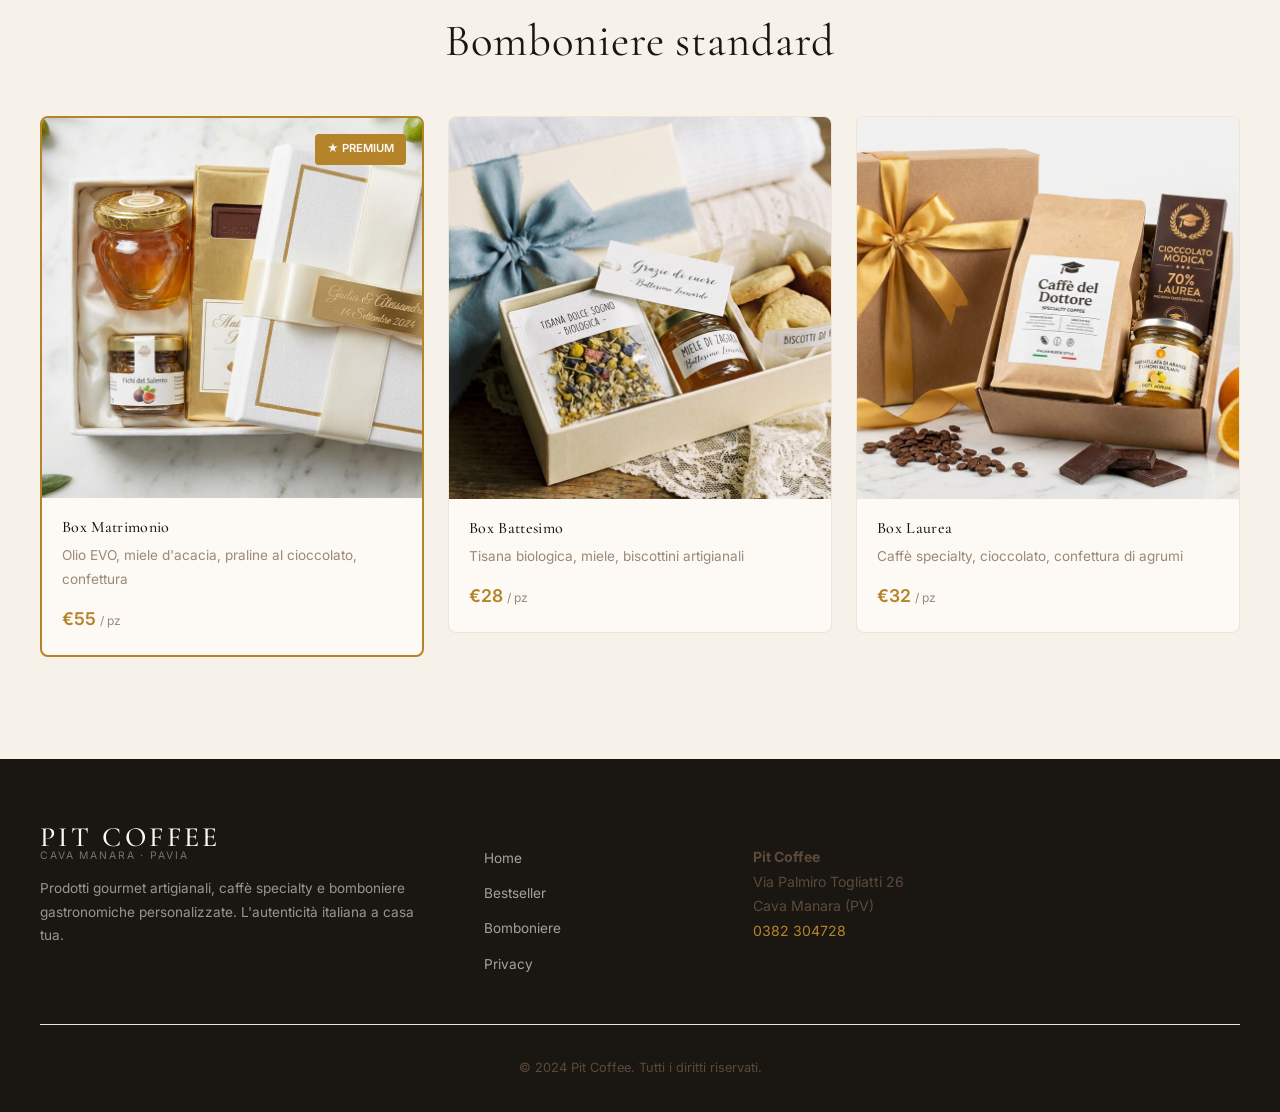
<file: box-matrimonio-classico.html>
<!DOCTYPE html>
<html lang="it">
<head>
  <meta charset="UTF-8">
  <meta name="viewport" content="width=device-width, initial-scale=1.0">
  <title>Box Matrimonio Classico — Pit Coffee</title>
  <meta name="description" content="Box bomboniera per matrimonio con confettura di fichi, miele biologico e cioccolato fondente 80%. Minimo 10 pezzi, personalizzazione disponibile.">
  <link rel="stylesheet" href="css/style.css?v=20260425-configuratore-v4">
  <style>
    @media (max-width: 768px) {
      section .container > div[style*="grid-template-columns:1fr 1fr"],
      section .container > div[style*="grid-template-columns: 1fr 1fr"] {
        display: flex !important;
        flex-direction: column !important;
        gap: 1.75rem !important;
      }
      section .container > div > div:first-child[style*="aspect-ratio:3/4"] {
        aspect-ratio: 4/3 !important;
      }
      h1[style*="font-size:2.5rem"] { font-size: 1.9rem !important; }
      h1[style*="font-size: 2.5rem"] { font-size: 1.9rem !important; }
      p[style*="font-size:2rem"] { font-size: 1.5rem !important; }
      .btn--lg { padding: .8rem 1.25rem; font-size: .9rem; }
      .btn--full { display: block; text-align: center; }
    }
    @media (max-width: 480px) {
      .container { padding-inline: .85rem; }
    }
  </style>
</head>
<body>

<!-- ─ HEADER ──────────────────────────────────────────────────────────────── -->
<header class="site-header">
  <div class="container">
    <div style="display:flex;justify-content:space-between;align-items:center;height:var(--header-h);">
      <a href="index.html" class="logo">
        <span class="logo__name">Pit Coffee</span>
        <span class="logo__tagline">Cava Manara · Pavia</span>
      </a>
      <nav class="nav" id="nav" aria-label="Principale">
        <a href="index.html" class="nav-link">Home</a>
        <a href="catalog.html" class="nav-link">Bestseller</a>
        <a href="index.html#bomboniere" class="nav-link">Bomboniere</a>
        <a href="privacy.html" class="nav-link">Info</a>
      </nav>
      <div style="display:flex;gap:1rem;align-items:center;">
        <a href="mailto:info@pitcoffeepavia.it" class="cart-btn" aria-label="Contattaci" style="text-decoration:none;font-size:.85rem;font-weight:500;">
          ✉ Contattaci
        </a>
      </div>
    </div>
  </div>
</header>

<!-- ─ BREADCRUMB ──────────────────────────────────────────────────────────── -->
<div style="background:var(--cream);border-bottom:1px solid var(--border-light);padding:1rem 0;">
  <div class="container" style="font-size:.88rem;">
    <a href="index.html" style="color:var(--text-3);text-decoration:none;">Home</a>
    <span style="color:var(--text-3);margin:0 .5rem;">›</span>
    <a href="index.html#bomboniere-std" style="color:var(--text-3);text-decoration:none;">Bomboniere</a>
    <span style="color:var(--text-3);margin:0 .5rem;">›</span>
    <span style="color:var(--dark);font-weight:600;">Box Matrimonio Classico</span>
  </div>
</div>

<!-- ─ HERO PRODUCT ────────────────────────────────────────────────────────── -->
<section class="section" style="padding:3rem 0;">
  <div class="container">
    <div style="display:grid;grid-template-columns:1fr 1fr;gap:4rem;align-items:start;">
      
      <!-- Immagine -->
      <div style="background:var(--cream);border-radius:var(--radius-lg);padding:2rem;aspect-ratio:3/4;display:flex;align-items:center;justify-content:center;overflow:hidden;">
        <img src="images/prod-box-matrimonio.jpg" alt="Box Matrimonio Classico" style="width:100%;height:100%;object-fit:cover;border-radius:var(--radius);">
      </div>

      <!-- Dettagli -->
      <div>
        <p style="color:var(--gold);font-size:.85rem;font-weight:700;letter-spacing:.1em;text-transform:uppercase;margin-bottom:.5rem;">Bomboniera Matrimonio</p>
        <h1 style="font-size:2.5rem;font-family:var(--font-serif);margin-bottom:1rem;color:var(--dark);">Box Matrimonio Classico</h1>
        
        <div style="display:flex;align-items:baseline;gap:2rem;margin-bottom:2.5rem;">
          <p style="font-size:2rem;color:var(--gold);font-weight:700;">€35<span style="font-size:1rem;color:var(--text-3);font-weight:400;"> a pezzo</span></p>
          <span style="background:var(--gold-light);color:var(--white);padding:.3rem .8rem;border-radius:var(--radius);font-size:.75rem;font-weight:700;">BESTSELLER</span>
        </div>

        <p style="font-size:1.1rem;color:var(--text-2);line-height:1.8;margin-bottom:2rem;">
          Un'elegante selezione curata con confettura di fichi neri di Sicilia, miele millefiori biologico e cioccolato fondente 80%. Perfetta per sorprendere i vostri ospiti con un tocco di autenticità siciliana.
        </p>

        <!-- Specifiche -->
        <div style="background:var(--cream);padding:2rem;border-radius:var(--radius-md);margin-bottom:2rem;">
          <h3 style="font-size:.95rem;font-weight:700;margin-bottom:1rem;text-transform:uppercase;letter-spacing:.05em;">Contenuto della scatola</h3>
          <ul style="list-style:none;padding:0;display:flex;flex-direction:column;gap:.75rem;">
            <li style="display:flex;align-items:start;gap:.75rem;font-size:.95rem;color:var(--dark);">
              <span style="color:var(--gold);font-weight:700;">•</span>
              <span>Confettura di Fichi Neri di Sicilia (200g)</span>
            </li>
            <li style="display:flex;align-items:start;gap:.75rem;font-size:.95rem;color:var(--dark);">
              <span style="color:var(--gold);font-weight:700;">•</span>
              <span>Miele Millefiori Biologico (250g)</span>
            </li>
            <li style="display:flex;align-items:start;gap:.75rem;font-size:.95rem;color:var(--dark);">
              <span style="color:var(--gold);font-weight:700;">•</span>
              <span>Cioccolato Fondente 80% Cacao (100g)</span>
            </li>
          </ul>
        </div>

        <!-- Ordine -->
        <div style="background:rgba(181,131,42,.05);padding:2rem;border-radius:var(--radius-md);margin-bottom:2rem;border-left:4px solid var(--gold);">
          <p style="font-size:.88rem;color:var(--text-2);margin-bottom:1rem;"><strong>Quantità minima:</strong> 10 pezzi</p>
          <p style="font-size:.88rem;color:var(--text-2);">Multipli di 10. Ideale per matrimoni, anniversari e celebrazioni speciali.</p>
        </div>

        <a href="mailto:info@pitcoffeepavia.it?subject=Richiesta%20Box%20Matrimonio%20Classico&body=Ciao%2C%20vorrei%20ricevere%20informazioni%20sul%20Box%20Matrimonio%20Classico%20(%E2%82%AC35%20p.p.)." class="btn btn--gold btn--lg btn--full" style="margin-bottom:1rem;text-align:center;">
          Richiedi informazioni
        </a>

        <a href="index.html#bomboniere" class="btn btn--outline btn--full">
          Crea una bomboniera personalizzata
        </a>
      </div>

    </div>
  </div>
</section>

<!-- ─ DETTAGLI COMPLETI ──────────────────────────────────────────────────── -->
<section class="section" style="background:var(--cream);">
  <div class="container">
    <div style="display:grid;grid-template-columns:1fr 1fr;gap:4rem;">
      
      <div>
        <h2 style="font-size:1.5rem;font-family:var(--font-serif);margin-bottom:1.5rem;">La confezione</h2>
        <p style="color:var(--text-2);line-height:1.8;margin-bottom:1.5rem;">
          Confezione in cartone riciclato premium con nastro in raso. Ogni scatola è confezionata con cura e include un bigliettino personalizzato per il vostro messaggio di auguri.
        </p>
        <ul style="list-style:none;padding:0;display:flex;flex-direction:column;gap:.75rem;color:var(--text-2);">
          <li style="display:flex;gap:.5rem;"><span style="color:var(--gold);">✓</span> Cartone riciclato premium</li>
          <li style="display:flex;gap:.5rem;"><span style="color:var(--gold);">✓</span> Nastro in raso (colori disponibili)</li>
          <li style="display:flex;gap:.5rem;"><span style="color:var(--gold);">✓</span> Bigliettino personalizzato incluso</li>
          <li style="display:flex;gap:.5rem;"><span style="color:var(--gold);">✓</span> Fodera protettiva in carta</li>
        </ul>
      </div>

      <div>
        <h2 style="font-size:1.5rem;font-family:var(--font-serif);margin-bottom:1.5rem;">Provenienze garantite</h2>
        <p style="color:var(--text-2);line-height:1.8;margin-bottom:1.5rem;">
          Selezioniamo ogni ingrediente da produttori italiani certificati. Qualità, tracciabilità e autenticità in ogni pezzo.
        </p>
        <ul style="list-style:none;padding:0;display:flex;flex-direction:column;gap:.75rem;color:var(--text-2);">
          <li style="display:flex;gap:.5rem;"><span style="color:var(--gold);">✓</span> Fichi da Sicilia</li>
          <li style="display:flex;gap:.5rem;"><span style="color:var(--gold);">✓</span> Miele biologico certificato</li>
          <li style="display:flex;gap:.5rem;"><span style="color:var(--gold);">✓</span> Cacao da commercio equosolidale</li>
          <li style="display:flex;gap:.5rem;"><span style="color:var(--gold);">✓</span> Zero conservanti e additivi</li>
        </ul>
      </div>

    </div>
  </div>
</section>

<!-- ─ ALTRE BOX ────────────────────────────────────────────────────────────── -->
<section class="section">
  <div class="container">
    <div class="section-header" style="text-align:center;margin-bottom:3rem;">
      <p class="eyebrow">Scopri le altre</p>
      <h2>Bomboniere standard</h2>
    </div>

    <div class="products-grid" style="display:grid;grid-template-columns:repeat(auto-fit,minmax(240px,1fr));gap:1.5rem;">
      
      <!-- Box Matrimonio Premium -->
      <a href="box-matrimonio-premium.html" style="text-decoration:none;color:inherit;">
        <div style="border:2px solid var(--gold);border-radius:var(--radius-md);overflow:hidden;background:var(--white);transition:box-shadow var(--transition),transform var(--transition);cursor:pointer;position:relative;" onmouseover="this.style.boxShadow='0 0 20px rgba(181,131,42,.2)';this.style.transform='translateY(-2px)'" onmouseout="this.style.boxShadow='none';this.style.transform='translateY(0)'">
          <div style="position:absolute;top:1rem;right:1rem;background:var(--gold);color:var(--white);font-size:0.7rem;font-weight:600;padding:0.4rem 0.75rem;border-radius:var(--radius);z-index:10;">★ PREMIUM</div>
          <div style="aspect-ratio:1;overflow:hidden;background:var(--cream);">
            <img src="images/prod-box-matrimonio.jpg" alt="Box Matrimonio Premium" style="width:100%;height:100%;object-fit:cover;">
          </div>
          <div style="padding:1.25rem;">
            <h4 style="font-size:1rem;font-family:var(--font-serif);font-weight:500;margin-bottom:0.5rem;">Box Matrimonio</h4>
            <p style="font-size:0.85rem;color:var(--text-3);margin-bottom:0.75rem;">Olio EVO, miele d'acacia, praline al cioccolato, confettura</p>
            <p style="font-size:1.1rem;font-weight:600;color:var(--gold);">€55 <span style="font-size:0.75rem;color:var(--text-3);font-weight:400;">/ pz</span></p>
          </div>
        </div>
      </a>

      <!-- Box Battesimo -->
      <a href="box-battesimo.html" style="text-decoration:none;color:inherit;">
        <div style="border:1.5px solid var(--border-light);border-radius:var(--radius-md);overflow:hidden;background:var(--white);transition:box-shadow var(--transition),transform var(--transition);cursor:pointer;" onmouseover="this.style.boxShadow='var(--shadow-md)';this.style.transform='translateY(-2px)'" onmouseout="this.style.boxShadow='none';this.style.transform='translateY(0)'">
          <div style="aspect-ratio:1;overflow:hidden;background:var(--cream);">
            <img src="images/prod-box-battesimo.jpg" alt="Box Battesimo" style="width:100%;height:100%;object-fit:cover;">
          </div>
          <div style="padding:1.25rem;">
            <h4 style="font-size:1rem;font-family:var(--font-serif);font-weight:500;margin-bottom:0.5rem;">Box Battesimo</h4>
            <p style="font-size:0.85rem;color:var(--text-3);margin-bottom:0.75rem;">Tisana biologica, miele, biscottini artigianali</p>
            <p style="font-size:1.1rem;font-weight:600;color:var(--gold);">€28 <span style="font-size:0.75rem;color:var(--text-3);font-weight:400;">/ pz</span></p>
          </div>
        </div>
      </a>

      <!-- Box Laurea -->
      <a href="box-laurea.html" style="text-decoration:none;color:inherit;">
        <div style="border:1.5px solid var(--border-light);border-radius:var(--radius-md);overflow:hidden;background:var(--white);transition:box-shadow var(--transition),transform var(--transition);cursor:pointer;" onmouseover="this.style.boxShadow='var(--shadow-md)';this.style.transform='translateY(-2px)'" onmouseout="this.style.boxShadow='none';this.style.transform='translateY(0)'">
          <div style="aspect-ratio:1;overflow:hidden;background:var(--cream);">
            <img src="images/prod-box-laurea.jpg" alt="Box Laurea" style="width:100%;height:100%;object-fit:cover;">
          </div>
          <div style="padding:1.25rem;">
            <h4 style="font-size:1rem;font-family:var(--font-serif);font-weight:500;margin-bottom:0.5rem;">Box Laurea</h4>
            <p style="font-size:0.85rem;color:var(--text-3);margin-bottom:0.75rem;">Caffè specialty, cioccolato, confettura di agrumi</p>
            <p style="font-size:1.1rem;font-weight:600;color:var(--gold);">€32 <span style="font-size:0.75rem;color:var(--text-3);font-weight:400;">/ pz</span></p>
          </div>
        </div>
      </a>

    </div>
  </div>
</section>

<!-- ─ FOOTER ──────────────────────────────────────────────────────────────── -->
<footer class="site-footer">
  <div class="container">
    <div class="footer-grid">
      <div>
        <a href="index.html" class="logo footer-logo">
          <span class="logo__name">Pit Coffee</span>
          <span class="logo__tagline">Cava Manara · Pavia</span>
        </a>
        <p class="footer-desc">Prodotti gourmet artigianali, caffè specialty e bomboniere gastronomiche personalizzate. L'autenticità italiana a casa tua.</p>
      </div>
      <div>
        <h4 class="footer-title">Navigazione</h4>
        <ul class="footer-links">
          <li><a href="index.html">Home</a></li>
          <li><a href="catalog.html">Bestseller</a></li>
          <li><a href="index.html#bomboniere">Bomboniere</a></li>
          <li><a href="privacy.html">Privacy</a></li>
        </ul>
      </div>
      <div>
        <h4 class="footer-title">Contatti</h4>
        <p style="font-size:.88rem;color:var(--text-2);">
          <strong>Pit Coffee</strong><br>
          Via Palmiro Togliatti 26<br>
          Cava Manara (PV)<br>
          <a href="tel:+390382304728" style="color:var(--gold);text-decoration:none;">0382 304728</a>
        </p>
      </div>
    </div>
    <div style="border-top:1px solid var(--border-light);padding-top:2rem;margin-top:2rem;text-align:center;font-size:.8rem;color:var(--text-3);">
      <p>&copy; 2024 Pit Coffee. Tutti i diritti riservati.</p>
    </div>
  </div>
</footer>

<script src="js/main.js"></script>
</body>
</html>
</file>
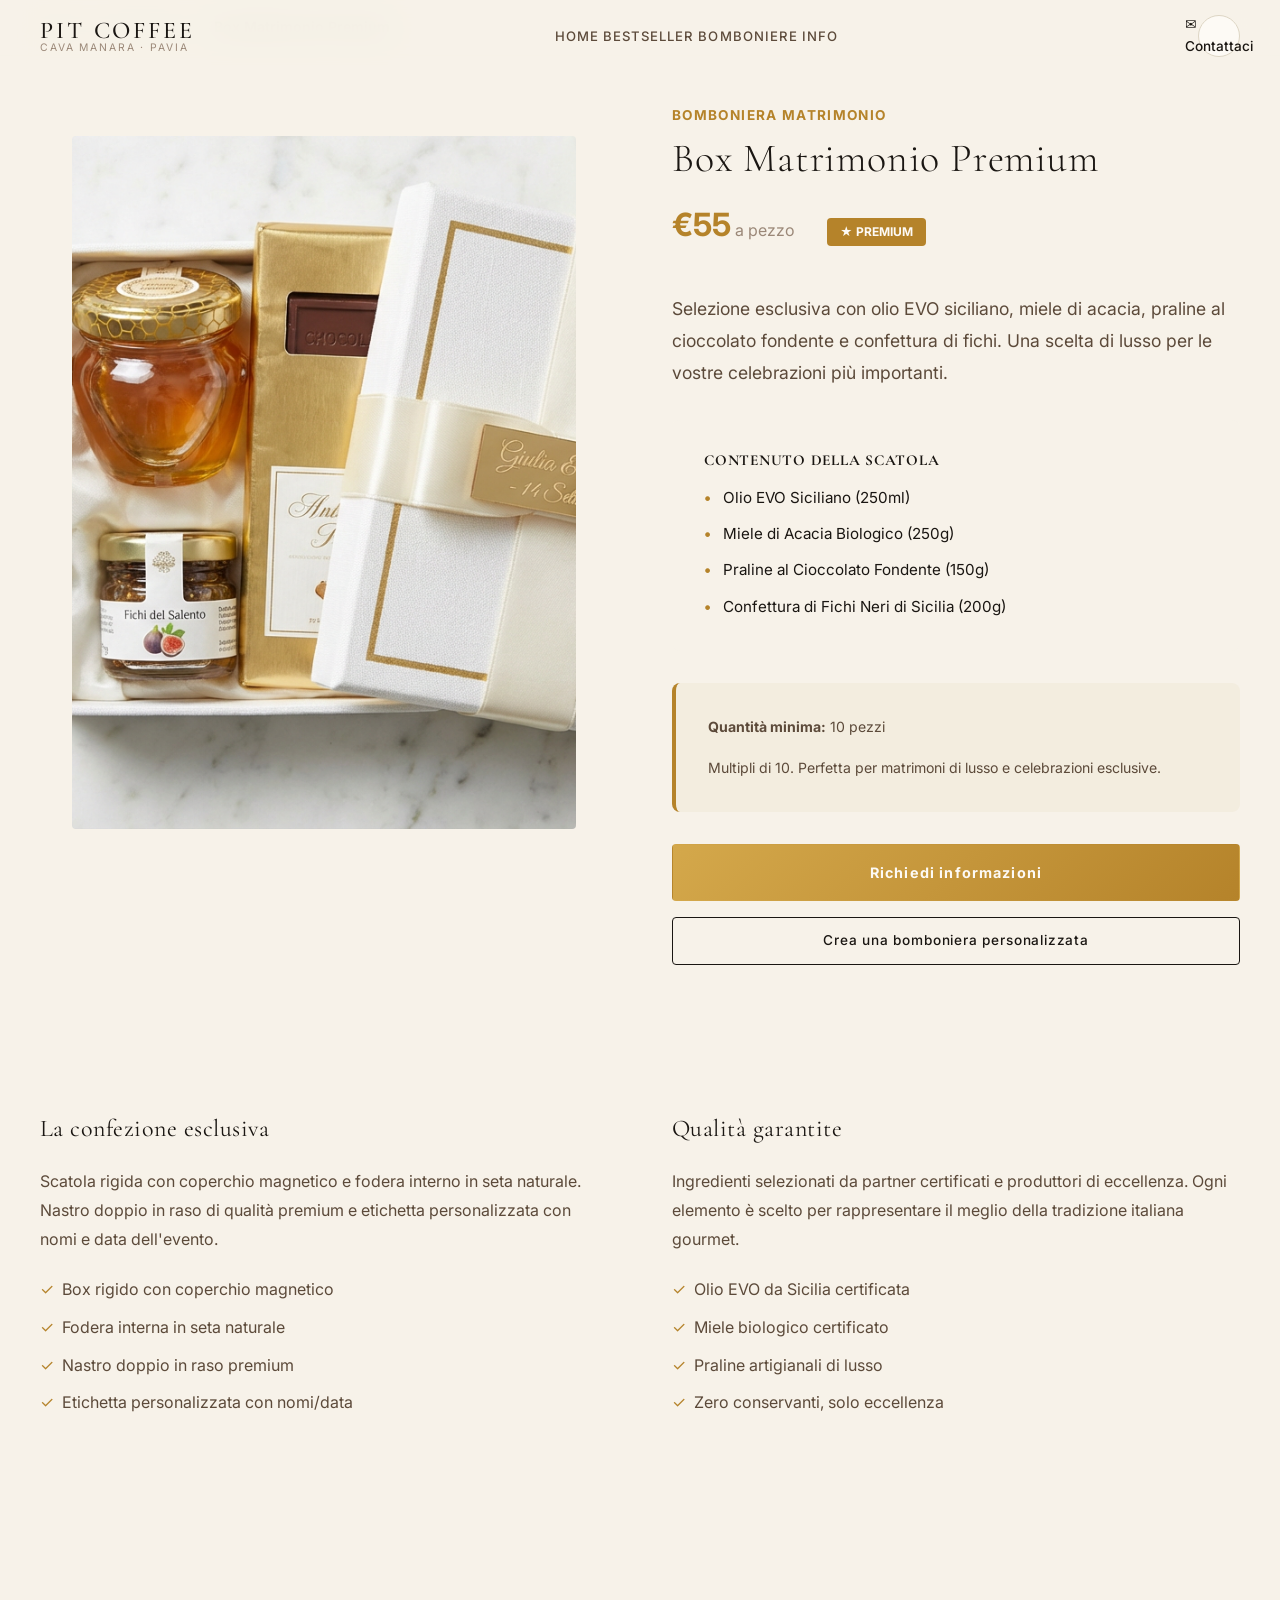
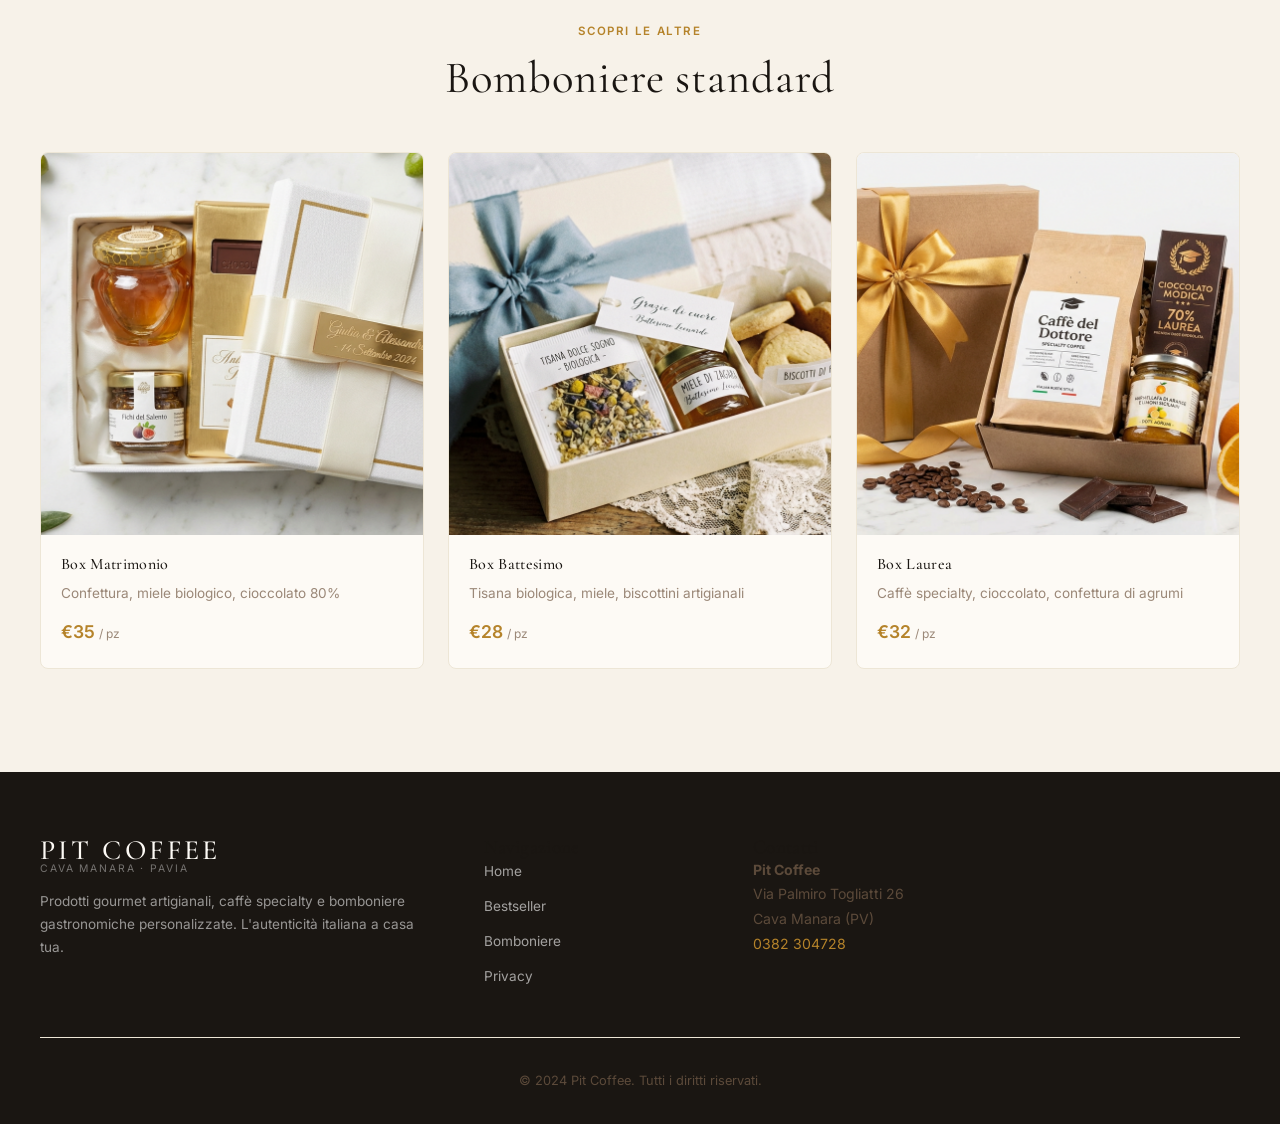
<file: box-matrimonio-premium.html>
<!DOCTYPE html>
<html lang="it">
<head>
  <meta charset="UTF-8">
  <meta name="viewport" content="width=device-width, initial-scale=1.0">
  <title>Box Matrimonio Premium — Pit Coffee</title>
  <meta name="description" content="Box bomboniera premium per matrimonio con olio EVO, miele d'acacia, praline al cioccolato e confettura. Scatola rigida con fodera in seta. Minimo 10 pezzi.">
  <link rel="stylesheet" href="css/style.css?v=20260425-configuratore-v4">
  <style>
    @media (max-width: 768px) {
      section .container > div[style*="grid-template-columns:1fr 1fr"],
      section .container > div[style*="grid-template-columns: 1fr 1fr"] {
        display: flex !important;
        flex-direction: column !important;
        gap: 1.75rem !important;
      }
      section .container > div > div:first-child[style*="aspect-ratio:3/4"] {
        aspect-ratio: 4/3 !important;
      }
      h1[style*="font-size:2.5rem"] { font-size: 1.9rem !important; }
      h1[style*="font-size: 2.5rem"] { font-size: 1.9rem !important; }
      p[style*="font-size:2rem"] { font-size: 1.5rem !important; }
      .btn--lg { padding: .8rem 1.25rem; font-size: .9rem; }
      .btn--full { display: block; text-align: center; }
    }
    @media (max-width: 480px) {
      .container { padding-inline: .85rem; }
    }
  </style>
</head>
<body>

<!-- ─ HEADER ──────────────────────────────────────────────────────────────── -->
<header class="site-header">
  <div class="container">
    <div style="display:flex;justify-content:space-between;align-items:center;height:var(--header-h);">
      <a href="index.html" class="logo">
        <span class="logo__name">Pit Coffee</span>
        <span class="logo__tagline">Cava Manara · Pavia</span>
      </a>
      <nav class="nav" id="nav" aria-label="Principale">
        <a href="index.html" class="nav-link">Home</a>
        <a href="catalog.html" class="nav-link">Bestseller</a>
        <a href="index.html#bomboniere" class="nav-link">Bomboniere</a>
        <a href="privacy.html" class="nav-link">Info</a>
      </nav>
      <div style="display:flex;gap:1rem;align-items:center;">
        <a href="mailto:info@pitcoffeepavia.it" class="cart-btn" aria-label="Contattaci" style="text-decoration:none;font-size:.85rem;font-weight:500;">
          ✉ Contattaci
        </a>
      </div>
    </div>
  </div>
</header>

<!-- ─ BREADCRUMB ──────────────────────────────────────────────────────────── -->
<div style="background:var(--cream);border-bottom:1px solid var(--border-light);padding:1rem 0;">
  <div class="container" style="font-size:.88rem;">
    <a href="index.html" style="color:var(--text-3);text-decoration:none;">Home</a>
    <span style="color:var(--text-3);margin:0 .5rem;">›</span>
    <a href="index.html#bomboniere-std" style="color:var(--text-3);text-decoration:none;">Bomboniere</a>
    <span style="color:var(--text-3);margin:0 .5rem;">›</span>
    <span style="color:var(--dark);font-weight:600;">Box Matrimonio Premium</span>
  </div>
</div>

<!-- ─ HERO PRODUCT ────────────────────────────────────────────────────────── -->
<section class="section" style="padding:3rem 0;">
  <div class="container">
    <div style="display:grid;grid-template-columns:1fr 1fr;gap:4rem;align-items:start;">
      
      <!-- Immagine -->
      <div style="background:var(--cream);border-radius:var(--radius-lg);padding:2rem;aspect-ratio:3/4;display:flex;align-items:center;justify-content:center;overflow:hidden;">
        <img src="images/prod-box-matrimonio.jpg" alt="Box Matrimonio Premium" style="width:100%;height:100%;object-fit:cover;border-radius:var(--radius);">
      </div>

      <!-- Dettagli -->
      <div>
        <p style="color:var(--gold);font-size:.85rem;font-weight:700;letter-spacing:.1em;text-transform:uppercase;margin-bottom:.5rem;">Bomboniera Matrimonio</p>
        <h1 style="font-size:2.5rem;font-family:var(--font-serif);margin-bottom:1rem;color:var(--dark);">Box Matrimonio Premium</h1>
        
        <div style="display:flex;align-items:baseline;gap:2rem;margin-bottom:2.5rem;">
          <p style="font-size:2rem;color:var(--gold);font-weight:700;">€55<span style="font-size:1rem;color:var(--text-3);font-weight:400;"> a pezzo</span></p>
          <span style="background:var(--gold);color:var(--white);padding:.3rem .8rem;border-radius:var(--radius);font-size:.75rem;font-weight:700;">★ PREMIUM</span>
        </div>

        <p style="font-size:1.1rem;color:var(--text-2);line-height:1.8;margin-bottom:2rem;">
          Selezione esclusiva con olio EVO siciliano, miele di acacia, praline al cioccolato fondente e confettura di fichi. Una scelta di lusso per le vostre celebrazioni più importanti.
        </p>

        <!-- Specifiche -->
        <div style="background:var(--cream);padding:2rem;border-radius:var(--radius-md);margin-bottom:2rem;">
          <h3 style="font-size:.95rem;font-weight:700;margin-bottom:1rem;text-transform:uppercase;letter-spacing:.05em;">Contenuto della scatola</h3>
          <ul style="list-style:none;padding:0;display:flex;flex-direction:column;gap:.75rem;">
            <li style="display:flex;align-items:start;gap:.75rem;font-size:.95rem;color:var(--dark);">
              <span style="color:var(--gold);font-weight:700;">•</span>
              <span>Olio EVO Siciliano (250ml)</span>
            </li>
            <li style="display:flex;align-items:start;gap:.75rem;font-size:.95rem;color:var(--dark);">
              <span style="color:var(--gold);font-weight:700;">•</span>
              <span>Miele di Acacia Biologico (250g)</span>
            </li>
            <li style="display:flex;align-items:start;gap:.75rem;font-size:.95rem;color:var(--dark);">
              <span style="color:var(--gold);font-weight:700;">•</span>
              <span>Praline al Cioccolato Fondente (150g)</span>
            </li>
            <li style="display:flex;align-items:start;gap:.75rem;font-size:.95rem;color:var(--dark);">
              <span style="color:var(--gold);font-weight:700;">•</span>
              <span>Confettura di Fichi Neri di Sicilia (200g)</span>
            </li>
          </ul>
        </div>

        <!-- Ordine -->
        <div style="background:rgba(181,131,42,.05);padding:2rem;border-radius:var(--radius-md);margin-bottom:2rem;border-left:4px solid var(--gold);">
          <p style="font-size:.88rem;color:var(--text-2);margin-bottom:1rem;"><strong>Quantità minima:</strong> 10 pezzi</p>
          <p style="font-size:.88rem;color:var(--text-2);">Multipli di 10. Perfetta per matrimoni di lusso e celebrazioni esclusive.</p>
        </div>

        <a href="mailto:info@pitcoffeepavia.it?subject=Richiesta%20Box%20Matrimonio%20Premium&body=Ciao%2C%20vorrei%20ricevere%20informazioni%20sul%20Box%20Matrimonio%20Premium%20(%E2%82%AC55%20p.p.)." class="btn btn--gold btn--lg btn--full" style="margin-bottom:1rem;text-align:center;">
          Richiedi informazioni
        </a>

        <a href="index.html#bomboniere" class="btn btn--outline btn--full">
          Crea una bomboniera personalizzata
        </a>
      </div>

    </div>
  </div>
</section>

<!-- ─ DETTAGLI COMPLETI ──────────────────────────────────────────────────── -->
<section class="section" style="background:var(--cream);">
  <div class="container">
    <div style="display:grid;grid-template-columns:1fr 1fr;gap:4rem;">
      
      <div>
        <h2 style="font-size:1.5rem;font-family:var(--font-serif);margin-bottom:1.5rem;">La confezione esclusiva</h2>
        <p style="color:var(--text-2);line-height:1.8;margin-bottom:1.5rem;">
          Scatola rigida con coperchio magnetico e fodera interno in seta naturale. Nastro doppio in raso di qualità premium e etichetta personalizzata con nomi e data dell'evento.
        </p>
        <ul style="list-style:none;padding:0;display:flex;flex-direction:column;gap:.75rem;color:var(--text-2);">
          <li style="display:flex;gap:.5rem;"><span style="color:var(--gold);">✓</span> Box rigido con coperchio magnetico</li>
          <li style="display:flex;gap:.5rem;"><span style="color:var(--gold);">✓</span> Fodera interna in seta naturale</li>
          <li style="display:flex;gap:.5rem;"><span style="color:var(--gold);">✓</span> Nastro doppio in raso premium</li>
          <li style="display:flex;gap:.5rem;"><span style="color:var(--gold);">✓</span> Etichetta personalizzata con nomi/data</li>
        </ul>
      </div>

      <div>
        <h2 style="font-size:1.5rem;font-family:var(--font-serif);margin-bottom:1.5rem;">Qualità garantite</h2>
        <p style="color:var(--text-2);line-height:1.8;margin-bottom:1.5rem;">
          Ingredienti selezionati da partner certificati e produttori di eccellenza. Ogni elemento è scelto per rappresentare il meglio della tradizione italiana gourmet.
        </p>
        <ul style="list-style:none;padding:0;display:flex;flex-direction:column;gap:.75rem;color:var(--text-2);">
          <li style="display:flex;gap:.5rem;"><span style="color:var(--gold);">✓</span> Olio EVO da Sicilia certificata</li>
          <li style="display:flex;gap:.5rem;"><span style="color:var(--gold);">✓</span> Miele biologico certificato</li>
          <li style="display:flex;gap:.5rem;"><span style="color:var(--gold);">✓</span> Praline artigianali di lusso</li>
          <li style="display:flex;gap:.5rem;"><span style="color:var(--gold);">✓</span> Zero conservanti, solo eccellenza</li>
        </ul>
      </div>

    </div>
  </div>
</section>

<!-- ─ ALTRE BOX ────────────────────────────────────────────────────────────── -->
<section class="section">
  <div class="container">
    <div class="section-header" style="text-align:center;margin-bottom:3rem;">
      <p class="eyebrow">Scopri le altre</p>
      <h2>Bomboniere standard</h2>
    </div>

    <div class="products-grid" style="display:grid;grid-template-columns:repeat(auto-fit,minmax(240px,1fr));gap:1.5rem;">
      
      <!-- Box Matrimonio Classico -->
      <a href="box-matrimonio-classico.html" style="text-decoration:none;color:inherit;">
        <div style="border:1.5px solid var(--border-light);border-radius:var(--radius-md);overflow:hidden;background:var(--white);transition:box-shadow var(--transition),transform var(--transition);cursor:pointer;" onmouseover="this.style.boxShadow='var(--shadow-md)';this.style.transform='translateY(-2px)'" onmouseout="this.style.boxShadow='none';this.style.transform='translateY(0)'">
          <div style="aspect-ratio:1;overflow:hidden;background:var(--cream);">
            <img src="images/prod-box-matrimonio.jpg" alt="Box Matrimonio Classico" style="width:100%;height:100%;object-fit:cover;">
          </div>
          <div style="padding:1.25rem;">
            <h4 style="font-size:1rem;font-family:var(--font-serif);font-weight:500;margin-bottom:0.5rem;">Box Matrimonio</h4>
            <p style="font-size:0.85rem;color:var(--text-3);margin-bottom:0.75rem;">Confettura, miele biologico, cioccolato 80%</p>
            <p style="font-size:1.1rem;font-weight:600;color:var(--gold);">€35 <span style="font-size:0.75rem;color:var(--text-3);font-weight:400;">/ pz</span></p>
          </div>
        </div>
      </a>

      <!-- Box Battesimo -->
      <a href="box-battesimo.html" style="text-decoration:none;color:inherit;">
        <div style="border:1.5px solid var(--border-light);border-radius:var(--radius-md);overflow:hidden;background:var(--white);transition:box-shadow var(--transition),transform var(--transition);cursor:pointer;" onmouseover="this.style.boxShadow='var(--shadow-md)';this.style.transform='translateY(-2px)'" onmouseout="this.style.boxShadow='none';this.style.transform='translateY(0)'">
          <div style="aspect-ratio:1;overflow:hidden;background:var(--cream);">
            <img src="images/prod-box-battesimo.jpg" alt="Box Battesimo" style="width:100%;height:100%;object-fit:cover;">
          </div>
          <div style="padding:1.25rem;">
            <h4 style="font-size:1rem;font-family:var(--font-serif);font-weight:500;margin-bottom:0.5rem;">Box Battesimo</h4>
            <p style="font-size:0.85rem;color:var(--text-3);margin-bottom:0.75rem;">Tisana biologica, miele, biscottini artigianali</p>
            <p style="font-size:1.1rem;font-weight:600;color:var(--gold);">€28 <span style="font-size:0.75rem;color:var(--text-3);font-weight:400;">/ pz</span></p>
          </div>
        </div>
      </a>

      <!-- Box Laurea -->
      <a href="box-laurea.html" style="text-decoration:none;color:inherit;">
        <div style="border:1.5px solid var(--border-light);border-radius:var(--radius-md);overflow:hidden;background:var(--white);transition:box-shadow var(--transition),transform var(--transition);cursor:pointer;" onmouseover="this.style.boxShadow='var(--shadow-md)';this.style.transform='translateY(-2px)'" onmouseout="this.style.boxShadow='none';this.style.transform='translateY(0)'">
          <div style="aspect-ratio:1;overflow:hidden;background:var(--cream);">
            <img src="images/prod-box-laurea.jpg" alt="Box Laurea" style="width:100%;height:100%;object-fit:cover;">
          </div>
          <div style="padding:1.25rem;">
            <h4 style="font-size:1rem;font-family:var(--font-serif);font-weight:500;margin-bottom:0.5rem;">Box Laurea</h4>
            <p style="font-size:0.85rem;color:var(--text-3);margin-bottom:0.75rem;">Caffè specialty, cioccolato, confettura di agrumi</p>
            <p style="font-size:1.1rem;font-weight:600;color:var(--gold);">€32 <span style="font-size:0.75rem;color:var(--text-3);font-weight:400;">/ pz</span></p>
          </div>
        </div>
      </a>

    </div>
  </div>
</section>

<!-- ─ FOOTER ──────────────────────────────────────────────────────────────── -->
<footer class="site-footer">
  <div class="container">
    <div class="footer-grid">
      <div>
        <a href="index.html" class="logo footer-logo">
          <span class="logo__name">Pit Coffee</span>
          <span class="logo__tagline">Cava Manara · Pavia</span>
        </a>
        <p class="footer-desc">Prodotti gourmet artigianali, caffè specialty e bomboniere gastronomiche personalizzate. L'autenticità italiana a casa tua.</p>
      </div>
      <div>
        <h4 class="footer-title">Navigazione</h4>
        <ul class="footer-links">
          <li><a href="index.html">Home</a></li>
          <li><a href="catalog.html">Bestseller</a></li>
          <li><a href="index.html#bomboniere">Bomboniere</a></li>
          <li><a href="privacy.html">Privacy</a></li>
        </ul>
      </div>
      <div>
        <h4 class="footer-title">Contatti</h4>
        <p style="font-size:.88rem;color:var(--text-2);">
          <strong>Pit Coffee</strong><br>
          Via Palmiro Togliatti 26<br>
          Cava Manara (PV)<br>
          <a href="tel:+390382304728" style="color:var(--gold);text-decoration:none;">0382 304728</a>
        </p>
      </div>
    </div>
    <div style="border-top:1px solid var(--border-light);padding-top:2rem;margin-top:2rem;text-align:center;font-size:.8rem;color:var(--text-3);">
      <p>&copy; 2024 Pit Coffee. Tutti i diritti riservati.</p>
    </div>
  </div>
</footer>

<script src="js/main.js"></script>
</body>
</html>
</file>
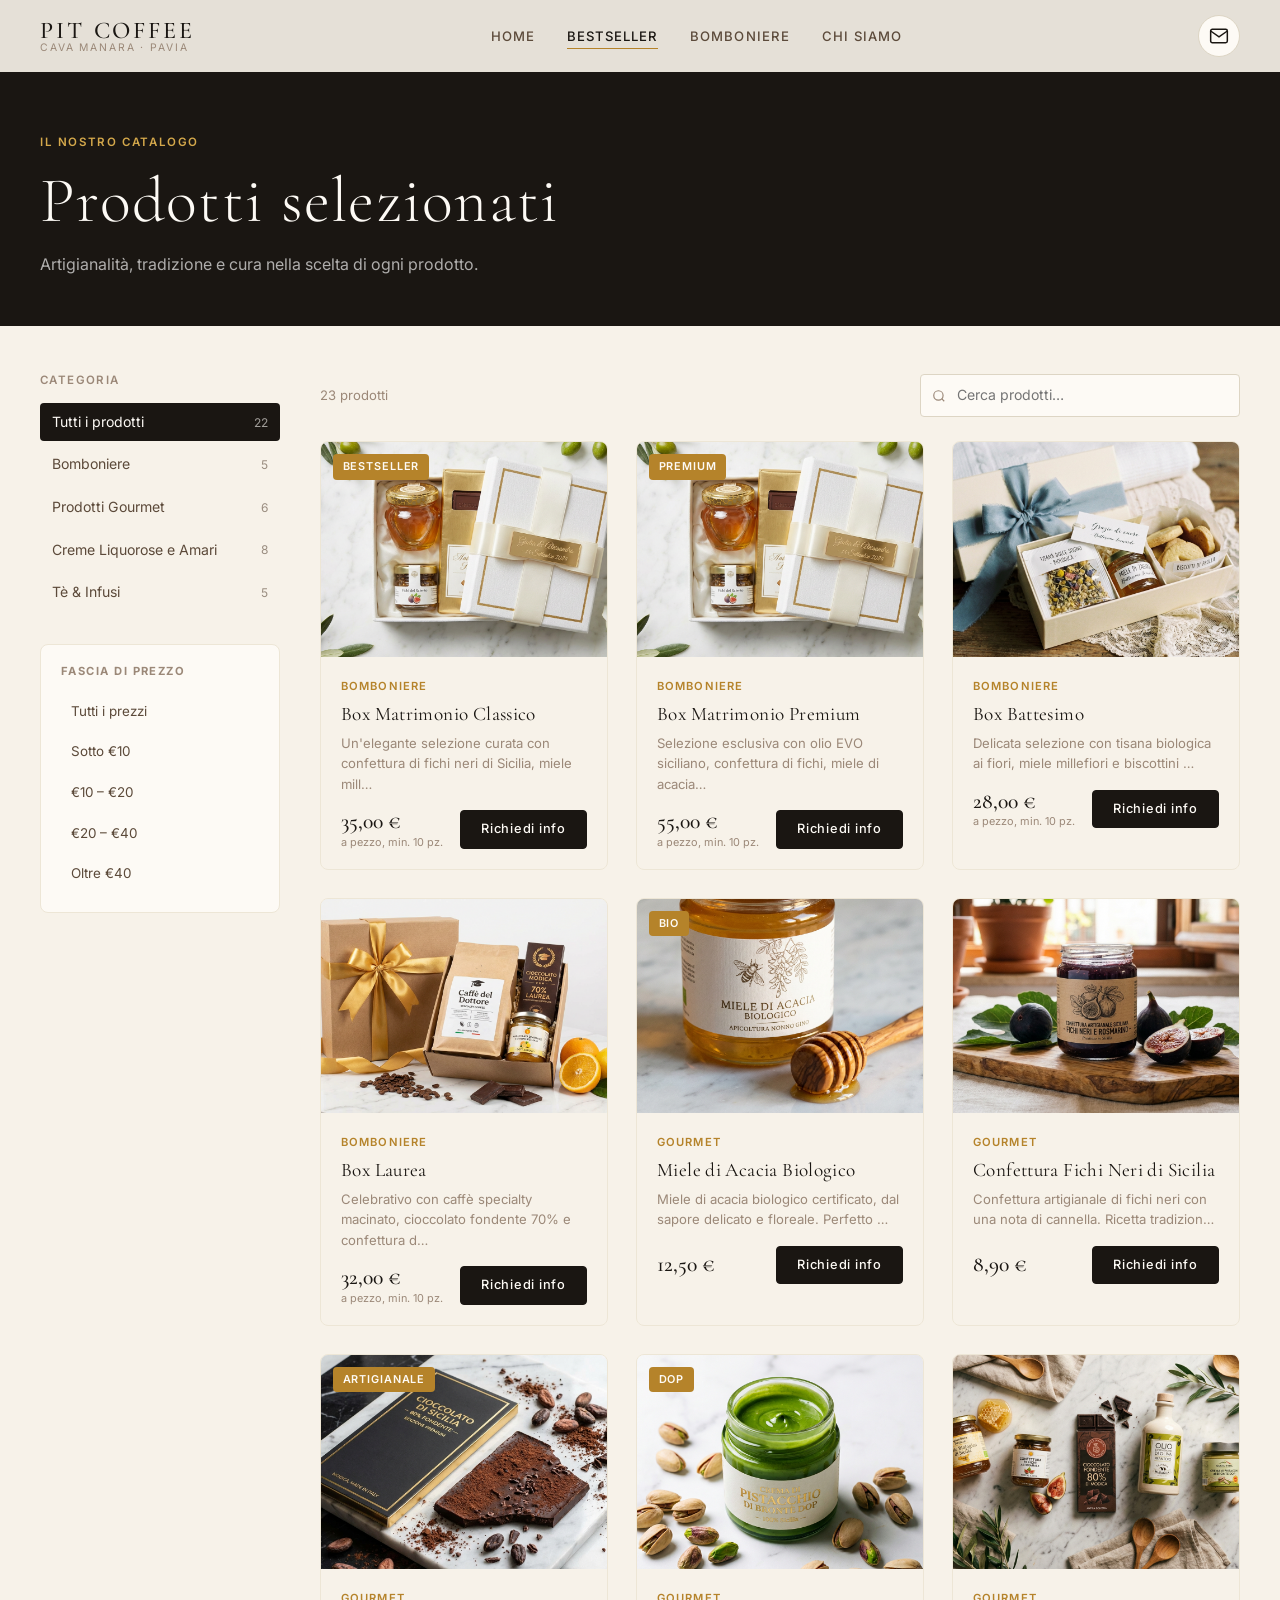
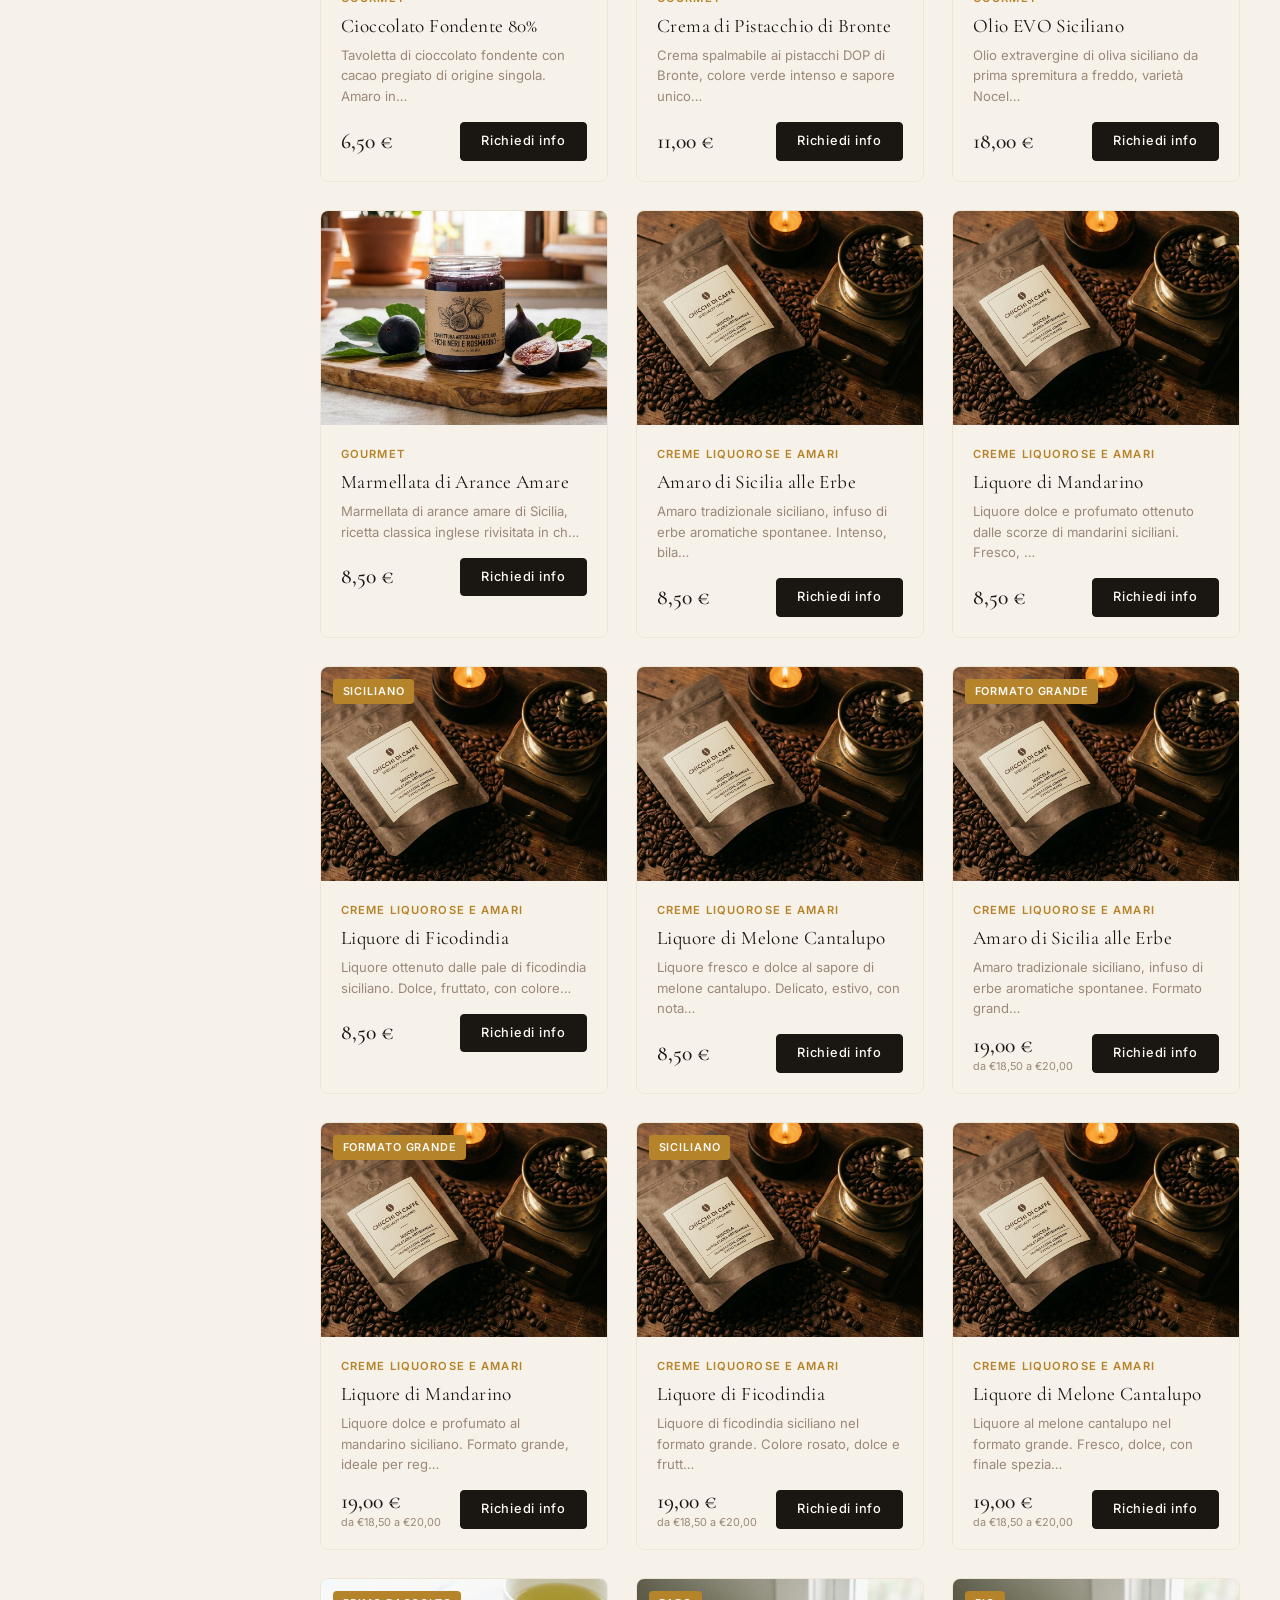
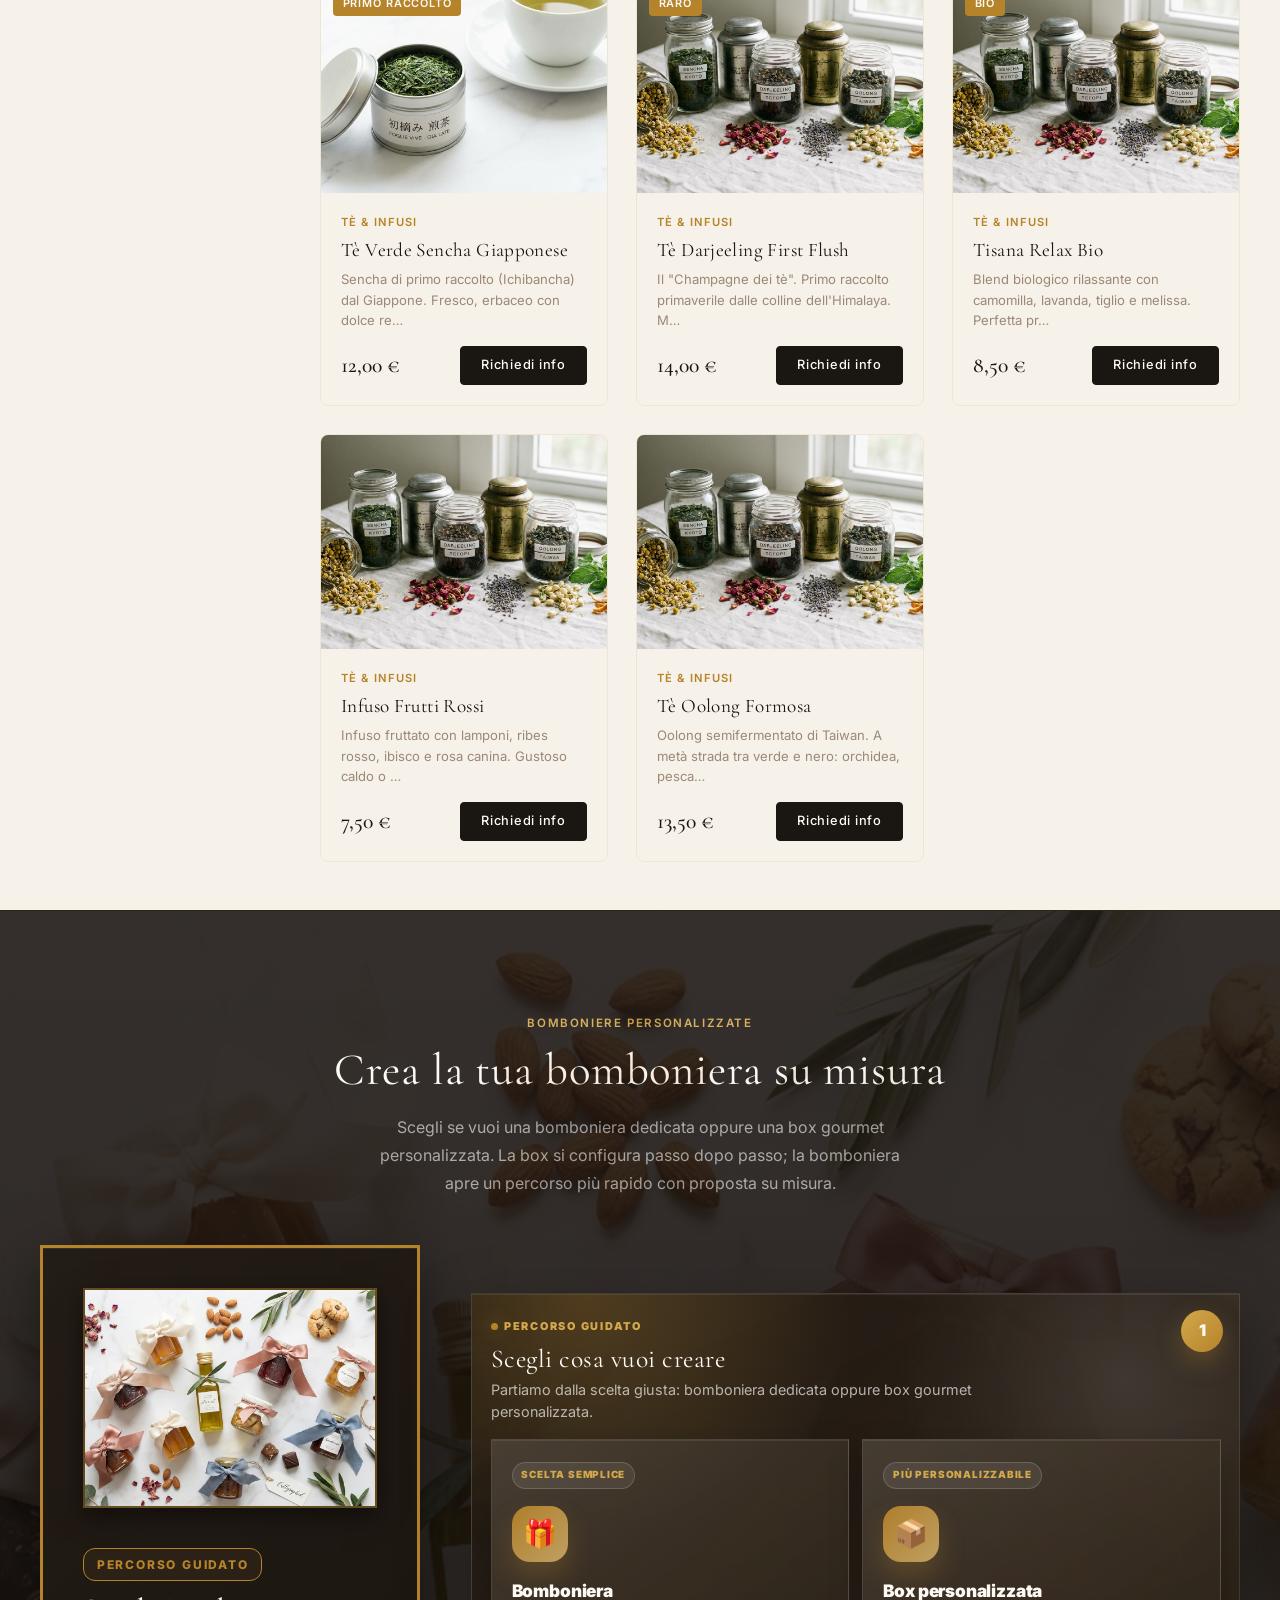
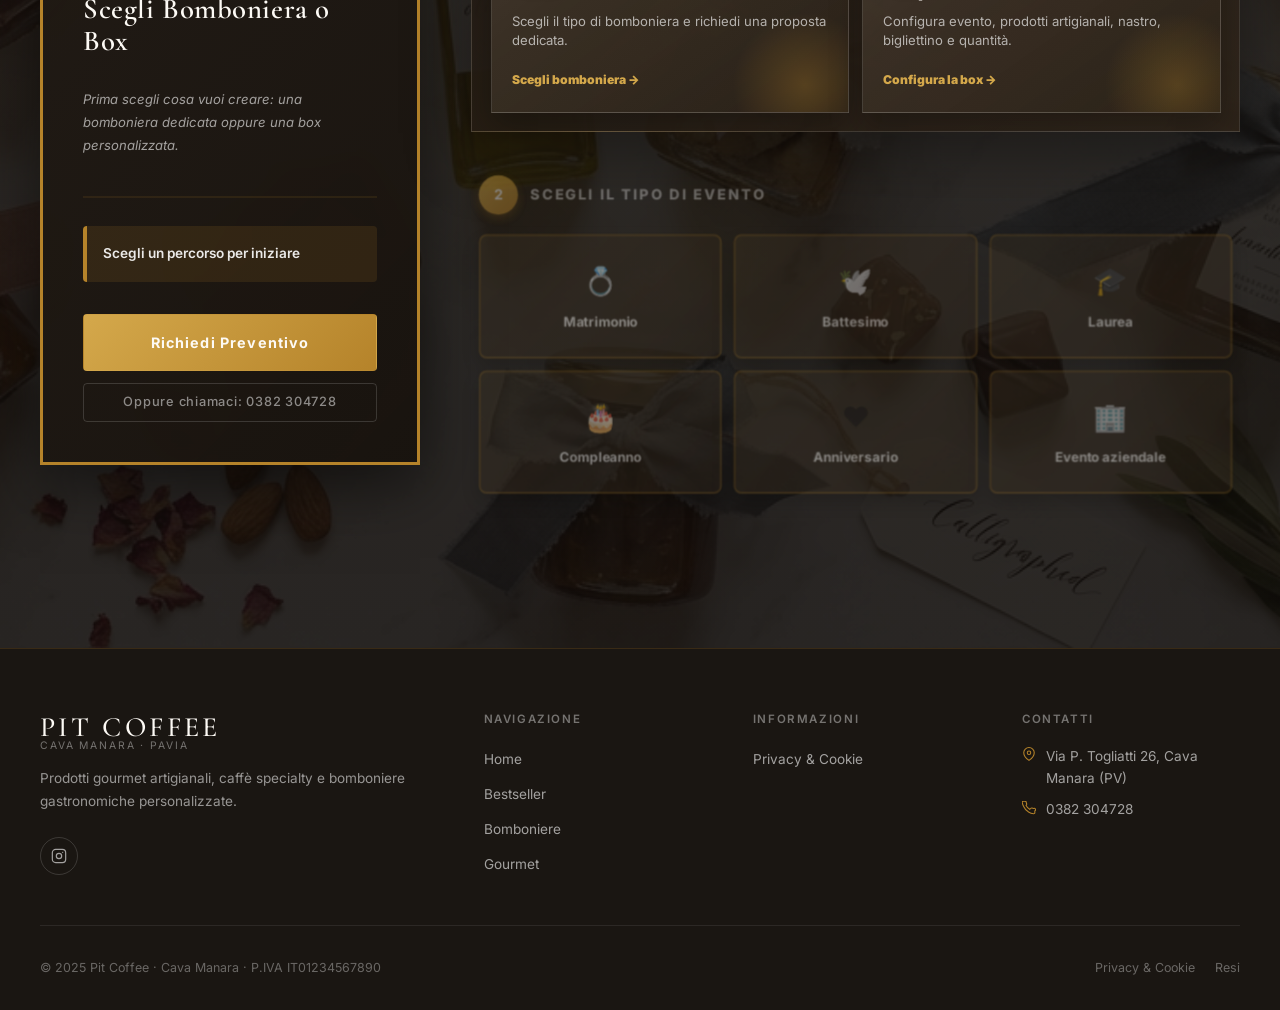
<file: catalog.html>
<!DOCTYPE html>
<html lang="it">
<head>
  <meta charset="UTF-8">
  <meta name="viewport" content="width=device-width, initial-scale=1.0">
  <meta name="description" content="Catalogo Pit Coffee — Bomboniere gastronomiche, prodotti gourmet artigianali, liquori e amari e tè del mondo. Cava Manara, Pavia.">
  <title>Catalogo · Pit Coffee</title>
  <link rel="stylesheet" href="css/style.css?v=20260425-configuratore-v4">
  <link rel="icon" type="image/svg+xml" href="data:image/svg+xml,<svg xmlns='http://www.w3.org/2000/svg' viewBox='0 0 100 100'><text y='.9em' font-size='90'>☕</text></svg>">
</head>
<body>

<!-- ─ HEADER ─────────────────────────────────────────────────────────────── -->
<header class="site-header">
  <div class="container">
    <div class="header-inner">
      <a href="index.html" class="logo">
        <span class="logo__name">Pit Coffee</span>
        <span class="logo__tagline">Cava Manara · Pavia</span>
      </a>
      <nav class="nav-links">
        <a href="index.html" class="nav-link">Home</a>
        <a href="catalog.html" class="nav-link">Bestseller</a>
        <a href="bomboniere.html" class="nav-link">Bomboniere</a>
        <a href="index.html#about" class="nav-link">Chi siamo</a>
      </nav>
      <div class="header-actions">
        <a href="mailto:info@pitcoffeepavia.it" class="cart-btn" aria-label="Contattaci" style="display:inline-flex;align-items:center;justify-content:center;text-decoration:none;">
          <svg width="20" height="20" viewBox="0 0 24 24" fill="none" stroke="currentColor" stroke-width="1.8">
            <path d="M4 4h16c1.1 0 2 .9 2 2v12c0 1.1-.9 2-2 2H4c-1.1 0-2-.9-2-2V6c0-1.1.9-2 2-2z"/>
            <polyline points="22,6 12,13 2,6"/>
          </svg>
        </a>
        <button class="nav-burger" id="nav-burger" aria-label="Menu">
          <span></span><span></span><span></span>
        </button>
      </div>
    </div>
  </div>
</header>

<!-- Mobile menu -->
<div class="mobile-menu" id="mobile-menu">
  <nav class="mobile-nav">
    <a href="index.html" class="mobile-nav-link">Home</a>
    <a href="catalog.html" class="mobile-nav-link">Bestseller</a>
    <a href="bomboniere.html" class="mobile-nav-link">Bomboniere</a>
    <a href="index.html#about" class="mobile-nav-link" onclick="Nav.closeMobile()">Chi siamo</a>
  </nav>
</div>
<div class="mobile-overlay" id="mobile-overlay"></div>

<!-- ─ CATALOG HERO ────────────────────────────────────────────────────────── -->
<div class="catalog-hero">
  <div class="container">
    <p class="eyebrow" style="color:var(--gold-light);margin-bottom:.75rem;">Il nostro catalogo</p>
    <h1>Prodotti selezionati</h1>
    <p>Artigianalità, tradizione e cura nella scelta di ogni prodotto.</p>
  </div>
</div>

<!-- ─ CATALOG BODY ────────────────────────────────────────────────────────── -->
<div class="container">
  <div class="catalog-main">

    <!-- Sidebar / Filters -->
    <aside class="catalog-sidebar" aria-label="Filtri">
      <div class="filter-section">
        <h4>Categoria</h4>
        <div class="filter-list">
          <button class="filter-btn" data-filter="all">
            Tutti i prodotti
            <span class="count">22</span>
          </button>
          <button class="filter-btn" data-filter="bomboniere">
            Bomboniere
            <span class="count">5</span>
          </button>
          <button class="filter-btn" data-filter="gourmet">
            Prodotti Gourmet
            <span class="count">6</span>
          </button>
          <button class="filter-btn" data-filter="liquori">
            Creme Liquorose e Amari
            <span class="count">8</span>
          </button>
          <button class="filter-btn" data-filter="te">
            Tè & Infusi
            <span class="count">5</span>
          </button>
        </div>
      </div>

      <!-- Fascia di prezzo -->
      <div class="sidebar-widget" style="margin-top:1.25rem;">
        <h4>Fascia di prezzo</h4>
        <div class="price-btns">
          <button class="price-btn" data-price="all" onclick="filterByPrice(this, null, null)">
            Tutti i prezzi
          </button>
          <button class="price-btn" data-price="u10" onclick="filterByPrice(this, 0, 10)">
            Sotto €10
          </button>
          <button class="price-btn" data-price="10-20" onclick="filterByPrice(this, 10, 20)">
            €10 – €20
          </button>
          <button class="price-btn" data-price="20-40" onclick="filterByPrice(this, 20, 40)">
            €20 – €40
          </button>
          <button class="price-btn" data-price="o40" onclick="filterByPrice(this, 40, 9999)">
            Oltre €40
          </button>
        </div>
      </div>

    </aside>

    <!-- Products area -->
    <div>
      <div class="catalog-toolbar">
        <span class="catalog-count" id="catalog-count">Caricamento…</span>
        <div class="search-box">
          <svg width="14" height="14" viewBox="0 0 24 24" fill="none" stroke="currentColor" stroke-width="2">
            <circle cx="11" cy="11" r="8"/><line x1="21" y1="21" x2="16.65" y2="16.65"/>
          </svg>
          <input type="search" class="search-input" id="catalog-search" placeholder="Cerca prodotti…" aria-label="Cerca">
        </div>
      </div>

      <div class="products-grid" id="catalog-grid">
        <!-- Populated by JS -->
      </div>
    </div>

  </div>
</div>

<!-- ─ CONFIGURATORE BOMBONIERA (Crea la tua) ───────────────────────────── -->
<section class="bomb-configurator section" id="bomboniere" aria-labelledby="bomb-title">
  <div class="bomb-configurator__bg">
    <img src="images/cta-bomboniere.jpg" alt="" aria-hidden="true">
  </div>
  <div class="container">

    <div class="section-header" style="margin-bottom:3rem;">
      <p class="eyebrow" style="color:var(--gold-light);">Bomboniere Personalizzate</p>
      <h2 id="bomb-title" style="color:var(--white);">Crea la tua bomboniera su misura</h2>
      <p style="color:rgba(255,255,255,.6);max-width:520px;margin-inline:auto;">Scegli se vuoi una bomboniera dedicata oppure una box gourmet personalizzata. La box si configura passo dopo passo; la bomboniera apre un percorso pi&ugrave; rapido con proposta su misura.</p>
    </div>

    <div class="bomb-configurator__inner">

      <!-- ── ANTEPRIMA (sinistra) ─────────────────────────────────────────── -->
      <div class="bomb-preview is-request-only">
        <div class="bomb-preview__img">
          <img src="images/prod-box-matrimonio.jpg" alt="Anteprima bomboniera" id="preview-img" onerror="this.src='images/cta-bomboniere.jpg'">
        </div>
        <p class="bomb-preview__event" id="preview-event">Seleziona un evento per iniziare</p>
        <h3 id="preview-title">La tua bomboniera</h3>

        <div class="bomb-preview__contents" id="preview-contents">
          <p class="bomb-preview__empty">Aggiungi i prodotti dal menu →</p>
        </div>

        <hr class="bomb-preview__divider">

        <div class="bomb-preview__price-row">
          <span class="bomb-preview__price-label">Prezzo per pezzo</span>
          <div class="bomb-preview__price" id="preview-price">
            €&nbsp;<span id="price-val">0,00</span>
            <small>+ IVA</small>
          </div>
        </div>
        <p class="bomb-preview__total" id="preview-total">Seleziona almeno un prodotto</p>

        <a href="mailto:info@pitcoffeepavia.it?subject=Richiesta%20Bomboniere%20Personalizzate" class="btn btn--gold btn--full btn--lg" id="bomb-request-btn" style="margin-bottom:.75rem;text-align:center;">
          Richiedi Preventivo
        </a>
        <a href="tel:+390382304728" class="btn btn--ghost btn--full btn--sm" style="color:rgba(255,255,255,.5);border-color:rgba(255,255,255,.15);">
          Oppure chiamaci: 0382 304728
        </a>
      </div>

      <!-- ── STEPS (destra) ─────────────────────────────────────────────── -->
      <div class="bomb-steps">


        <!-- Step 1: Tipo -->
        <div class="bomb-step active" id="step-kind">
          <div class="bomb-choice-stage">
            <span class="bomb-choice-stage__number">1</span>
            <div class="bomb-choice-stage__intro">
              <span class="bomb-choice-stage__kicker">Percorso guidato</span>
              <h4>Scegli cosa vuoi creare</h4>
              <p>Partiamo dalla scelta giusta: bomboniera dedicata oppure box gourmet personalizzata.</p>
            </div>
            <div class="bomb-type-cards">
              <button class="bomb-type-card bomb-type-card--bomboniera" type="button" data-kind="bomboniera" onclick="selectBombType(this)">
                <span class="bomb-type-card__badge">Scelta semplice</span>
                <span class="bomb-type-card__icon">&#127873;</span>
                <span class="bomb-type-card__name">Bomboniera</span>
                <span class="bomb-type-card__desc">Scegli il tipo di bomboniera e richiedi una proposta dedicata.</span>
                <span class="bomb-type-card__cta">Scegli bomboniera &rarr;</span>
              </button>
              <button class="bomb-type-card bomb-type-card--box" type="button" data-kind="box" onclick="selectBombType(this)">
                <span class="bomb-type-card__badge">Pi&ugrave; personalizzabile</span>
                <span class="bomb-type-card__icon">&#128230;</span>
                <span class="bomb-type-card__name">Box personalizzata</span>
                <span class="bomb-type-card__desc">Configura evento, prodotti artigianali, nastro, bigliettino e quantit&agrave;.</span>
                <span class="bomb-type-card__cta">Configura la box &rarr;</span>
              </button>
            </div>
          </div>
        </div>

        <!-- Step 2: Bomboniera -->
        <!-- Step 2: Evento -->
        <div class="bomb-step" id="step-1">
          <div class="bomb-step__header">
            <span class="bomb-step__num">2</span>
            <h4>Scegli il tipo di evento</h4>
          </div>
          <div class="event-cards">
            <div class="event-card" data-event="Matrimonio" data-base="22" data-img="prod-box-matrimonio.jpg" onclick="selectEvent(this)">
              <span class="event-card__icon">💍</span>
              <span class="event-card__name">Matrimonio</span>
            </div>
            <div class="event-card" data-event="Battesimo" data-base="18" data-img="prod-box-battesimo.jpg" onclick="selectEvent(this)">
              <span class="event-card__icon">🕊️</span>
              <span class="event-card__name">Battesimo</span>
            </div>
            <div class="event-card" data-event="Laurea" data-base="18" data-img="prod-box-laurea.jpg" onclick="selectEvent(this)">
              <span class="event-card__icon">🎓</span>
              <span class="event-card__name">Laurea</span>
            </div>
            <div class="event-card" data-event="Compleanno" data-base="15" data-img="cta-bomboniere.jpg" onclick="selectEvent(this)">
              <span class="event-card__icon">🎂</span>
              <span class="event-card__name">Compleanno</span>
            </div>
            <div class="event-card" data-event="Anniversario" data-base="20" data-img="prod-box-matrimonio.jpg" onclick="selectEvent(this)">
              <span class="event-card__icon">❤️</span>
              <span class="event-card__name">Anniversario</span>
            </div>
            <div class="event-card" data-event="Azienda" data-base="20" data-img="cta-bomboniere.jpg" onclick="selectEvent(this)">
              <span class="event-card__icon">🏢</span>
              <span class="event-card__name">Evento aziendale</span>
            </div>
          </div>
        </div>

        <!-- Step 3: Prodotti -->
        <div class="bomb-step requires-box" id="step-2">
          <div class="bomb-step__header">
            <span class="bomb-step__num">3</span>
            <h4 id="step-2-title">Componi il contenuto del box</h4>
          </div>
          <div class="box-product-catalog" id="box-product-catalog" aria-live="polite"></div>
          <p class="min-notice" id="products-min-notice">Seleziona almeno 2 prodotti per il tuo box. I prezzi indicati sono per singolo prodotto.</p>
        </div>

        <!-- Step 4: Personalizzazione (Scatola, Nastro, Bigliettino) -->
        <div class="bomb-step requires-box" id="step-3">
          <div class="bomb-step__header">
            <span class="bomb-step__num">4</span>
            <h4>Personalizza l'imballaggio</h4>
          </div>

          <!-- Scatola -->
          <div style="margin-bottom: 1.5rem;">
            <span class="bomb-input-label">Tipo di scatola</span>
            <div style="display: grid; grid-template-columns: repeat(2, 1fr); gap: 0.6rem;">
              <button class="chip-box selected" data-type="scatola" data-val="cartone" onclick="selectPersonalization(this, 'scatola')" style="background: rgba(181,131,42,.15); border: 2px solid var(--gold); color: var(--white); padding: 0.75rem; border-radius: var(--radius); cursor: pointer; transition: all var(--transition); text-align: left; font-size: 0.85rem;">
                📦 Cartone Riciclato
              </button>
              <button class="chip-box" data-type="scatola" data-val="rigida" onclick="selectPersonalization(this, 'scatola')" style="background: rgba(255,255,255,.06); border: 1.5px solid rgba(255,255,255,.2); color: rgba(255,255,255,.9); padding: 0.75rem; border-radius: var(--radius); cursor: pointer; transition: all var(--transition); text-align: left; font-size: 0.85rem;">
                🎁 Scatola Rigida
              </button>
            </div>
          </div>

          <!-- Nastro -->
          <div style="margin-bottom: 1.5rem;">
            <span class="bomb-input-label">Colore del nastro</span>
            <div class="nastro-swatches" id="nastro-swatches-config" style="display: flex; gap: 0.6rem; flex-wrap: wrap;">
              <button class="nastro-swatch selected" style="background:#F5F0E8;" data-name="Avorio" onclick="selectNastroConfig(this)" title="Avorio" style="width: 40px; height: 40px; border-radius: 50%; border: 3px solid transparent; cursor: pointer; transition: all var(--transition); outline: none;" />
              <button class="nastro-swatch" style="background:#C9A84C;" data-name="Oro" onclick="selectNastroConfig(this)" title="Oro" style="width: 40px; height: 40px; border-radius: 50%; border: 3px solid transparent; cursor: pointer; transition: all var(--transition); outline: none;" />
              <button class="nastro-swatch" style="background:#C9A0A0;" data-name="Rosa antico" onclick="selectNastroConfig(this)" title="Rosa antico" style="width: 40px; height: 40px; border-radius: 50%; border: 3px solid transparent; cursor: pointer; transition: all var(--transition); outline: none;" />
              <button class="nastro-swatch" style="background:#A8BAC9;" data-name="Azzurro polvere" onclick="selectNastroConfig(this)" title="Azzurro polvere" style="width: 40px; height: 40px; border-radius: 50%; border: 3px solid transparent; cursor: pointer; transition: all var(--transition); outline: none;" />
              <button class="nastro-swatch" style="background:#7A3B4E;" data-name="Borgogna" onclick="selectNastroConfig(this)" title="Borgogna" style="width: 40px; height: 40px; border-radius: 50%; border: 3px solid transparent; cursor: pointer; transition: all var(--transition); outline: none;" />
              <button class="nastro-swatch" style="background:#7A9E7E;" data-name="Verde salvia" onclick="selectNastroConfig(this)" title="Verde salvia" style="width: 40px; height: 40px; border-radius: 50%; border: 3px solid transparent; cursor: pointer; transition: all var(--transition); outline: none;" />
              <button class="nastro-swatch" style="background:#3D3D3D;" data-name="Antracite" onclick="selectNastroConfig(this)" title="Antracite" style="width: 40px; height: 40px; border-radius: 50%; border: 3px solid transparent; cursor: pointer; transition: all var(--transition); outline: none;" />
            </div>
          </div>

          <!-- Testo Bigliettino -->
          <div>
            <span class="bomb-input-label">Testo del bigliettino <span style="text-transform:none;font-weight:400;color:rgba(255,255,255,.3)">(max 60 caratteri)</span></span>
            <input type="text" class="bomb-input" id="card-text-config" maxlength="60" placeholder="Es: Con tutto il nostro amore — Maria & Luca" oninput="updatePreview()">
            <span style="font-size:.7rem;color:rgba(255,255,255,.25);float:right;margin-top:.25rem;">
              <span id="char-count-config">0</span>/60
            </span>
          </div>
        </div>

        <!-- Step 5: Quantità -->
        <div class="bomb-step requires-box" id="step-4">
          <div class="bomb-step__header">
            <span class="bomb-step__num">5</span>
            <h4>Quante bomboniere ti servono?</h4>
          </div>
          <div class="qty-bomb">
            <div class="qty-control qty-control--lg">
              <button class="qty-btn" onclick="changeBombQty(-10)">−</button>
              <span id="bomb-qty" style="font-size:1.25rem;font-weight:700;min-width:3rem;text-align:center;">10</span>
              <button class="qty-btn" onclick="changeBombQty(10)">+</button>
            </div>
            <div class="qty-bomb-info">
              <p style="color:rgba(255,255,255,.7);font-weight:500;" id="qty-label">10 bomboniere</p>
              <p>Minimo 10 pezzi · Multipli di 10</p>
            </div>
          </div>
        </div>

      </div>
    </div>
  </div>
</section>

<!-- ─ FOOTER ─────────────────────────────────────────────────────────────── -->
<footer class="site-footer">
  <div class="container">
    <div class="footer-grid">
      <div>
        <a href="index.html" class="logo footer-logo">
          <span class="logo__name">Pit Coffee</span>
          <span class="logo__tagline">Cava Manara · Pavia</span>
        </a>
        <p class="footer-desc">Prodotti gourmet artigianali, caffè specialty e bomboniere gastronomiche personalizzate.</p>
        <div class="footer-social">
          <a href="https://www.instagram.com/pit_coffee_cava_manara_/" target="_blank" rel="noopener" class="social-link" aria-label="Instagram">
            <svg width="16" height="16" viewBox="0 0 24 24" fill="none" stroke="currentColor" stroke-width="1.8">
              <rect x="2" y="2" width="20" height="20" rx="5"/><circle cx="12" cy="12" r="4"/>
              <circle cx="17.5" cy="6.5" r="1" fill="currentColor" stroke="none"/>
            </svg>
          </a>
        </div>
      </div>
      <div class="footer-col">
        <h4>Navigazione</h4>
        <ul class="footer-links">
          <li><a href="index.html">Home</a></li>
          <li><a href="catalog.html">Bestseller</a></li>
          <li><a href="bomboniere.html">Bomboniere</a></li>
          <li><a href="catalog.html?cat=gourmet">Gourmet</a></li>
        </ul>
      </div>
      <div class="footer-col">
        <h4>Informazioni</h4>
        <ul class="footer-links">
          <li><a href="privacy.html">Privacy & Cookie</a></li>
        </ul>
      </div>
      <div class="footer-col">
        <h4>Contatti</h4>
        <div class="footer-contact-item">
          <svg width="14" height="14" viewBox="0 0 24 24" fill="none" stroke="currentColor" stroke-width="1.8">
            <path d="M21 10c0 7-9 13-9 13s-9-6-9-13a9 9 0 0118 0z"/><circle cx="12" cy="10" r="3"/>
          </svg>
          <span>Via P. Togliatti 26, Cava Manara (PV)</span>
        </div>
        <div class="footer-contact-item">
          <svg width="14" height="14" viewBox="0 0 24 24" fill="none" stroke="currentColor" stroke-width="1.8">
            <path d="M22 16.92v3a2 2 0 01-2.18 2 19.79 19.79 0 01-8.63-3.07A19.5 19.5 0 013.07 9.8 19.79 19.79 0 01.25 1.23 2 2 0 012.23.25h3a2 2 0 012 1.72c.127.96.361 1.903.7 2.81a2 2 0 01-.45 2.11L6.91 7.91a16 16 0 006.29 6.29l1.78-1.57a2 2 0 012.11-.45c.907.339 1.85.573 2.81.7A2 2 0 0122 16.92z"/>
          </svg>
          <a href="tel:+390382304728">0382 304728</a>
        </div>
      </div>
    </div>
    <div class="footer-bottom">
      <span>© 2025 Pit Coffee · Cava Manara · P.IVA IT01234567890</span>
      <div style="display:flex;gap:1.25rem;">
        <a href="privacy.html" style="color:rgba(255,255,255,.35)">Privacy & Cookie</a>
        <a href="resi.html" style="color:rgba(255,255,255,.35)">Resi</a>
      </div>
    </div>
  </div>
</footer>

<!-- ─ PRODUCT MODAL ──────────────────────────────────────────────────────── -->
<div class="modal-overlay" id="modal-overlay"></div>
<div class="modal" id="product-modal" role="dialog" aria-modal="true">
  <button class="modal__close" id="modal-close" aria-label="Chiudi">
    <svg width="16" height="16" viewBox="0 0 24 24" fill="none" stroke="currentColor" stroke-width="2">
      <line x1="18" y1="6" x2="6" y2="18"/><line x1="6" y1="6" x2="18" y2="18"/>
    </svg>
  </button>
  <div id="modal-content"></div>
</div>

<script src="js/store.js"></script>
<script src="js/main.js"></script>
<script src="js/bomb-configurator.js?v=20260425-configuratore-v4"></script>
<script>

// ── Stato negozio aperto/chiuso ───────────────────────────────────────────
(function() {
  const now = new Date();
  const day = now.getDay(); // 0=dom, 6=sab
  const h = now.getHours(), m = now.getMinutes();
  const time = h * 60 + m;

  let isOpen = false;
  if (day >= 1 && day <= 5) { // lun-ven
    isOpen = (time >= 9*60 && time < 12*60+30) || (time >= 15*60 && time < 19*60);
  } else if (day === 6) { // sab
    isOpen = time >= 9*60 && time < 12*60+30;
  }

  const el = document.getElementById('shop-status');
  if (el) {
    el.innerHTML = isOpen
      ? '<span class="status-badge status-badge--open">Aperto ora</span>'
      : '<span class="status-badge status-badge--closed">Chiuso</span>';
  }
})();

// ── Filtro prezzo ─────────────────────────────────────────────────────────
let _priceMin = null, _priceMax = null;

function filterByPrice(btn, min, max) {
  document.querySelectorAll('.price-btn').forEach(b => b.classList.remove('active'));
  btn.classList.add('active');
  _priceMin = min; _priceMax = max;
  applyFilters();
}

function applyFilters() {
  // Accede alla logica già in PageInit.catalog tramite evento custom
  window.dispatchEvent(new CustomEvent('priceFilter', { detail: { min: _priceMin, max: _priceMax } }));
}

// ── Tag search ────────────────────────────────────────────────────────────
function setSearch(term) {
  const input = document.getElementById('catalog-search');
  if (input) {
    input.value = term;
    input.dispatchEvent(new Event('input'));
    input.scrollIntoView({ behavior: 'smooth', block: 'center' });
  }
}
</script>
</body>
</html>
</file>
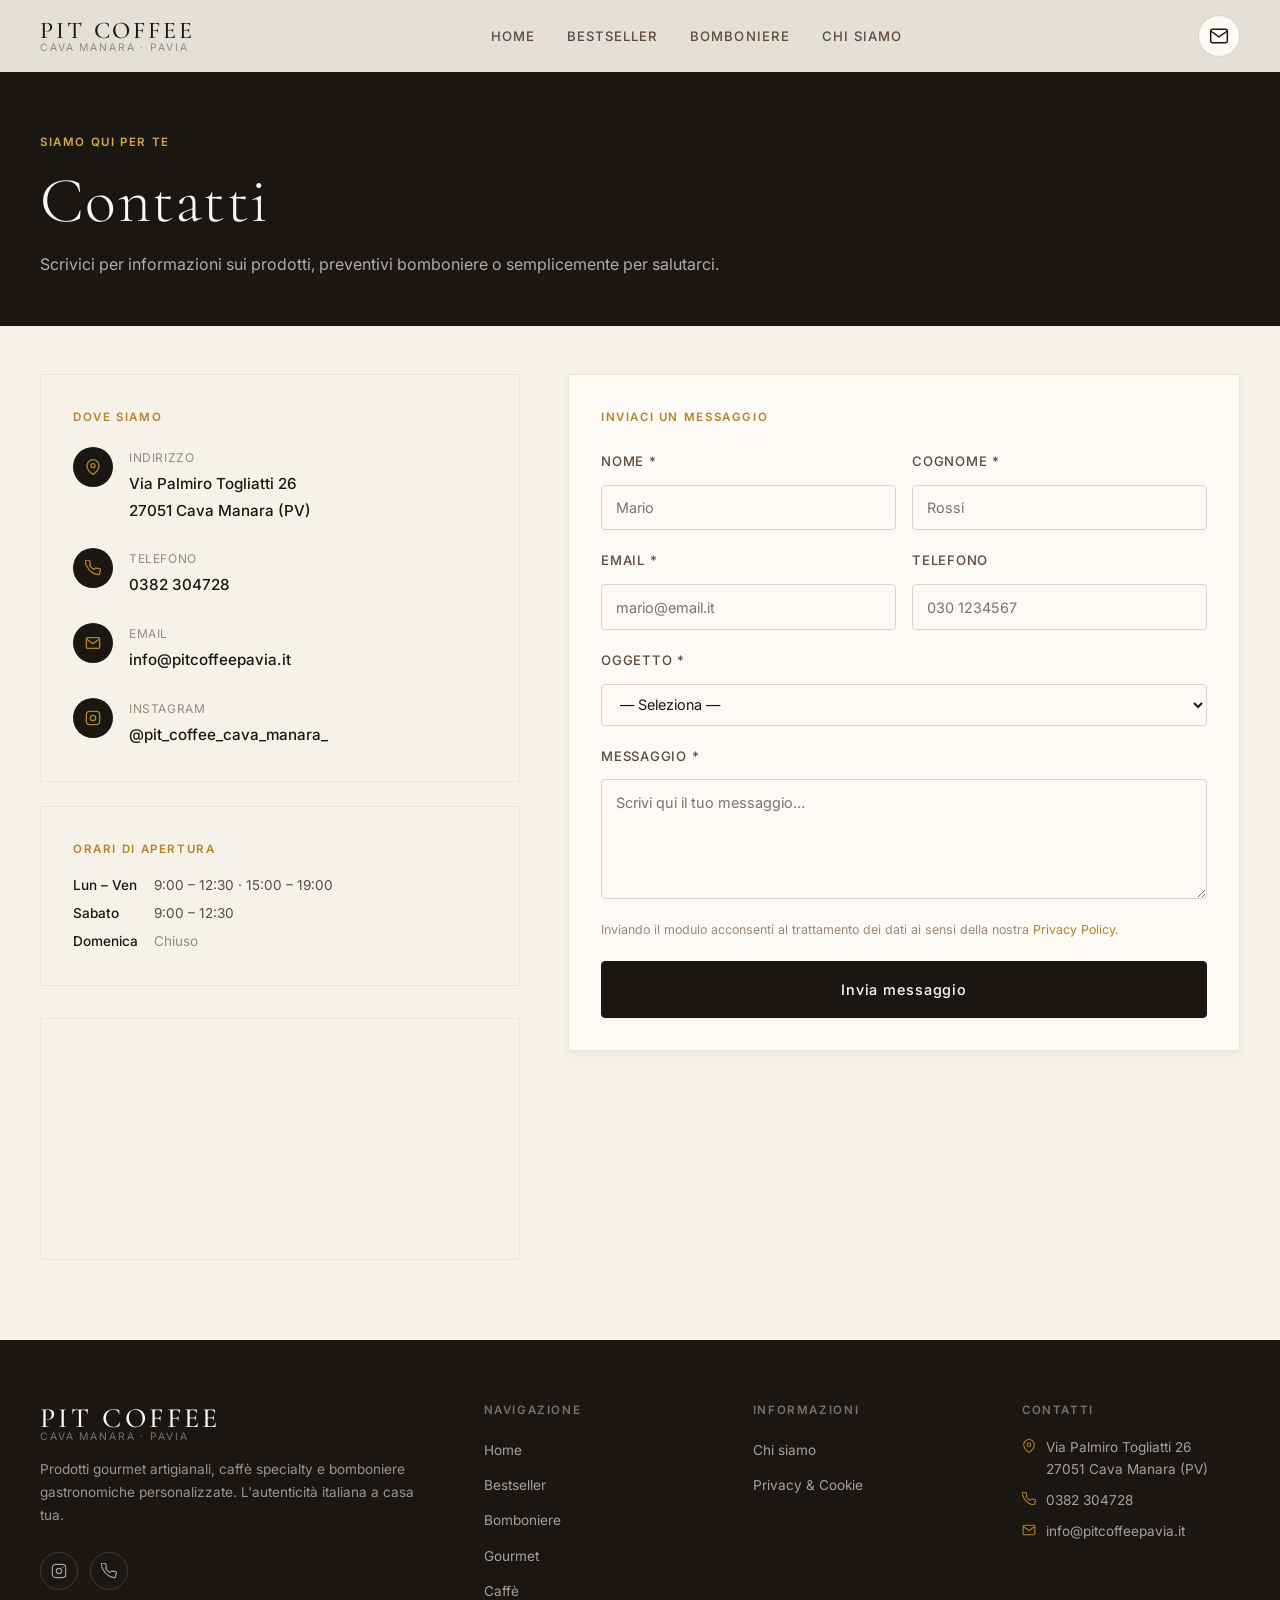
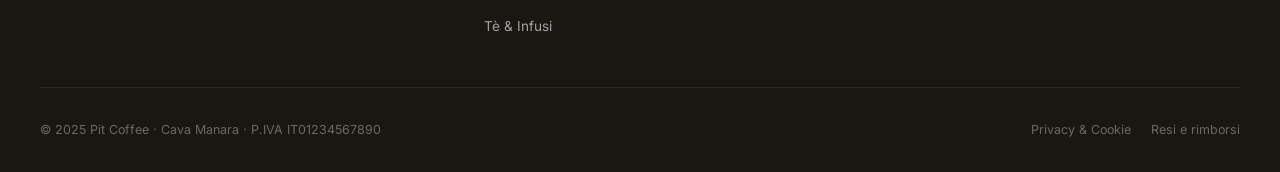
<file: checkout.html>
<!DOCTYPE html>
<html lang="it">
<head>
  <meta charset="UTF-8">
  <meta name="viewport" content="width=device-width, initial-scale=1.0">
  <meta name="description" content="Contatti · Pit Coffee — Scrivici per informazioni e preventivi">
  <title>Contatti · Pit Coffee</title>
  <link rel="stylesheet" href="css/style.css?v=20260425-configuratore-v4">
  <link rel="icon" type="image/svg+xml" href="data:image/svg+xml,<svg xmlns='http://www.w3.org/2000/svg' viewBox='0 0 100 100'><text y='.9em' font-size='90'>☕</text></svg>">
  <style>
    .contact-grid {
      display: grid;
      grid-template-columns: 1fr 1.4fr;
      gap: 3rem;
      align-items: start;
      padding: 3rem 0 5rem;
    }
    @media (max-width: 768px) { .contact-grid { grid-template-columns: 1fr; } }

    .contact-info-card {
      background: var(--cream);
      border: 1.5px solid var(--border-light);
      border-radius: var(--radius-lg);
      padding: 2rem;
    }
    .contact-info-item {
      display: flex;
      align-items: flex-start;
      gap: 1rem;
      margin-bottom: 1.5rem;
    }
    .contact-info-item:last-child { margin-bottom: 0; }
    .contact-info-icon {
      width: 40px; height: 40px;
      background: var(--dark);
      border-radius: 50%;
      display: flex; align-items: center; justify-content: center;
      flex-shrink: 0;
    }
    .contact-info-icon svg { stroke: var(--gold); }
    .contact-info-label { font-size: .75rem; color: var(--text-3); text-transform: uppercase; letter-spacing: .05em; margin-bottom: .2rem; }
    .contact-info-value { font-size: .95rem; color: var(--dark); font-weight: 500; }
    .contact-info-value a { color: var(--dark); text-decoration: none; }
    .contact-info-value a:hover { color: var(--gold); }

    .contact-form-card {
      background: var(--white);
      border: 1.5px solid var(--border-light);
      border-radius: var(--radius-lg);
      padding: 2rem;
      box-shadow: var(--shadow-sm);
    }
    .form-row { display: grid; grid-template-columns: 1fr 1fr; gap: 1rem; }
    @media (max-width: 500px) { .form-row { grid-template-columns: 1fr; } }
    .form-group { margin-bottom: 1.25rem; }
    .form-label { display: block; font-size: .82rem; font-weight: 500; color: var(--text-2); margin-bottom: .4rem; }
    .form-control {
      width: 100%; padding: .65rem .9rem;
      border: 1.5px solid var(--border);
      border-radius: var(--radius);
      font-size: .9rem; font-family: var(--font-sans);
      color: var(--dark); background: var(--white);
      transition: border-color var(--transition), box-shadow var(--transition);
      box-sizing: border-box;
    }
    .form-control:focus { outline: none; border-color: var(--gold); box-shadow: 0 0 0 3px rgba(181,131,42,.1); }
    textarea.form-control { resize: vertical; min-height: 120px; }
    select.form-control { cursor: pointer; }

    .hours-grid {
      display: grid;
      grid-template-columns: auto 1fr;
      gap: .4rem 1rem;
      font-size: .85rem;
      margin-top: 1rem;
      color: var(--text-2);
    }
    .hours-day { font-weight: 500; color: var(--dark); }

    .map-placeholder {
      background: var(--cream);
      border: 1.5px solid var(--border-light);
      border-radius: var(--radius-lg);
      overflow: hidden;
      margin-top: 2rem;
    }
    .map-placeholder iframe { display: block; width: 100%; height: 240px; border: none; }
  </style>
</head>
<body>

<!-- ─ HEADER ──────────────────────────────────────────────────────────────── -->
<header class="site-header">
  <div class="container">
    <div class="header-inner">
      <a href="index.html" class="logo">
        <span class="logo__name">Pit Coffee</span>
        <span class="logo__tagline">Cava Manara · Pavia</span>
      </a>
      <nav class="nav-links">
        <a href="index.html" class="nav-link">Home</a>
        <a href="catalog.html" class="nav-link">Bestseller</a>
        <a href="bomboniere.html" class="nav-link">Bomboniere</a>
        <a href="index.html#about" class="nav-link">Chi siamo</a>
      </nav>
      <div class="header-actions">
        <a href="mailto:info@pitcoffeepavia.it" class="cart-btn" aria-label="Contattaci" style="display:inline-flex;align-items:center;justify-content:center;text-decoration:none;">
          <svg width="20" height="20" viewBox="0 0 24 24" fill="none" stroke="currentColor" stroke-width="1.8">
            <path d="M4 4h16c1.1 0 2 .9 2 2v12c0 1.1-.9 2-2 2H4c-1.1 0-2-.9-2-2V6c0-1.1.9-2 2-2z"/>
            <polyline points="22,6 12,13 2,6"/>
          </svg>
        </a>
        <button class="nav-burger" id="nav-burger" aria-label="Menu">
          <span></span><span></span><span></span>
        </button>
      </div>
    </div>
  </div>
</header>

<!-- Mobile menu -->
<div class="mobile-menu" id="mobile-menu" aria-hidden="true">
  <nav class="mobile-nav">
    <a href="index.html" class="mobile-nav-link">Home</a>
    <a href="catalog.html" class="mobile-nav-link">Catalogo</a>
    <a href="bomboniere.html" class="mobile-nav-link">Bomboniere</a>
    <a href="index.html#about" class="mobile-nav-link" onclick="Nav.closeMobile()">Chi siamo</a>
  </nav>
  <a href="mailto:info@pitcoffeepavia.it" class="btn btn--outline">
    <svg width="16" height="16" viewBox="0 0 24 24" fill="none" stroke="currentColor" stroke-width="2">
      <path d="M4 4h16c1.1 0 2 .9 2 2v12c0 1.1-.9 2-2 2H4c-1.1 0-2-.9-2-2V6c0-1.1.9-2 2-2z"/>
      <polyline points="22,6 12,13 2,6"/>
    </svg>
    Contattaci
  </a>
</div>
<div class="mobile-overlay" id="mobile-overlay"></div>

<!-- ─ PAGE HERO ─────────────────────────────────────────────────────────── -->
<div class="catalog-hero">
  <div class="container">
    <p class="eyebrow" style="color:var(--gold-light);margin-bottom:.75rem;">Siamo qui per te</p>
    <h1>Contatti</h1>
    <p>Scrivici per informazioni sui prodotti, preventivi bomboniere o semplicemente per salutarci.</p>
  </div>
</div>

<!-- ─ CONTENT ─────────────────────────────────────────────────────────────── -->
<div class="container">
  <div class="contact-grid">

    <!-- LEFT: Info -->
    <div>
      <div class="contact-info-card">
        <p class="eyebrow" style="margin-bottom:1.25rem;">Dove siamo</p>

        <div class="contact-info-item">
          <div class="contact-info-icon">
            <svg width="16" height="16" viewBox="0 0 24 24" fill="none" stroke="currentColor" stroke-width="2">
              <path d="M21 10c0 7-9 13-9 13s-9-6-9-13a9 9 0 0118 0z"/><circle cx="12" cy="10" r="3"/>
            </svg>
          </div>
          <div>
            <p class="contact-info-label">Indirizzo</p>
            <p class="contact-info-value">Via Palmiro Togliatti 26<br>27051 Cava Manara (PV)</p>
          </div>
        </div>

        <div class="contact-info-item">
          <div class="contact-info-icon">
            <svg width="16" height="16" viewBox="0 0 24 24" fill="none" stroke="currentColor" stroke-width="2">
              <path d="M22 16.92v3a2 2 0 01-2.18 2 19.79 19.79 0 01-8.63-3.07A19.5 19.5 0 013.07 9.8 19.79 19.79 0 01.25 1.23 2 2 0 012.23.25h3a2 2 0 012 1.72c.127.96.361 1.903.7 2.81a2 2 0 01-.45 2.11L6.91 7.91a16 16 0 006.29 6.29l1.78-1.57a2 2 0 012.11-.45c.907.339 1.85.573 2.81.7A2 2 0 0122 16.92z"/>
            </svg>
          </div>
          <div>
            <p class="contact-info-label">Telefono</p>
            <p class="contact-info-value"><a href="tel:+390382304728">0382 304728</a></p>
          </div>
        </div>

        <div class="contact-info-item">
          <div class="contact-info-icon">
            <svg width="16" height="16" viewBox="0 0 24 24" fill="none" stroke="currentColor" stroke-width="2">
              <path d="M4 4h16c1.1 0 2 .9 2 2v12c0 1.1-.9 2-2 2H4c-1.1 0-2-.9-2-2V6c0-1.1.9-2 2-2z"/>
              <polyline points="22,6 12,13 2,6"/>
            </svg>
          </div>
          <div>
            <p class="contact-info-label">Email</p>
            <p class="contact-info-value"><a href="mailto:info@pitcoffeepavia.it">info@pitcoffeepavia.it</a></p>
          </div>
        </div>

        <div class="contact-info-item">
          <div class="contact-info-icon">
            <svg width="16" height="16" viewBox="0 0 24 24" fill="none" stroke="currentColor" stroke-width="2">
              <rect x="2" y="2" width="20" height="20" rx="5"/>
              <circle cx="12" cy="12" r="4"/>
              <circle cx="17.5" cy="6.5" r="1" fill="currentColor" stroke="none"/>
            </svg>
          </div>
          <div>
            <p class="contact-info-label">Instagram</p>
            <p class="contact-info-value"><a href="https://www.instagram.com/pit_coffee_cava_manara_/" target="_blank" rel="noopener">@pit_coffee_cava_manara_</a></p>
          </div>
        </div>
      </div>

      <!-- Orari -->
      <div class="contact-info-card" style="margin-top:1.5rem;">
        <p class="eyebrow" style="margin-bottom:.5rem;">Orari di apertura</p>
        <div class="hours-grid">
          <span class="hours-day">Lun – Ven</span>
          <span>9:00 – 12:30 · 15:00 – 19:00</span>
          <span class="hours-day">Sabato</span>
          <span>9:00 – 12:30</span>
          <span class="hours-day">Domenica</span>
          <span style="color:var(--text-3);">Chiuso</span>
        </div>
      </div>

      <!-- Mappa -->
      <div class="map-placeholder">
        <iframe
          src="https://www.google.com/maps/embed?pb=!1m18!1m12!1m3!1d2807.0!2d9.0794!3d45.0781!2m3!1f0!2f0!3f0!3m2!1i1024!2i768!4f13.1!3m3!1m2!1s0x47872c1e2f1d!2sCava+Manara!5e0!3m2!1sit!2sit!4v1"
          allowfullscreen=""
          loading="lazy"
          title="Mappa Pit Coffee Cava Manara"
          referrerpolicy="no-referrer-when-downgrade">
        </iframe>
      </div>
    </div>

    <!-- RIGHT: Form -->
    <div class="contact-form-card">
      <p class="eyebrow" style="margin-bottom:1.5rem;">Inviaci un messaggio</p>

      <div id="form-success" style="display:none;text-align:center;padding:3rem 1rem;">
        <svg width="48" height="48" viewBox="0 0 24 24" fill="none" stroke="var(--gold)" stroke-width="1.5" style="margin-bottom:1rem;">
          <path d="M22 11.08V12a10 10 0 11-5.93-9.14"/>
          <polyline points="22 4 12 14.01 9 11.01"/>
        </svg>
        <h3 style="font-family:var(--font-serif);margin-bottom:.5rem;">Messaggio inviato!</h3>
        <p style="color:var(--text-2);margin-bottom:1.5rem;">Ti risponderemo al più presto. Grazie per averci contattato.</p>
        <a href="catalog.html" class="btn btn--outline btn--sm">Sfoglia il catalogo</a>
      </div>

      <form id="contact-form" novalidate>
        <div class="form-row">
          <div class="form-group">
            <label class="form-label" for="c-nome">Nome *</label>
            <input type="text" id="c-nome" name="nome" class="form-control" placeholder="Mario" required>
          </div>
          <div class="form-group">
            <label class="form-label" for="c-cognome">Cognome *</label>
            <input type="text" id="c-cognome" name="cognome" class="form-control" placeholder="Rossi" required>
          </div>
        </div>
        <div class="form-row">
          <div class="form-group">
            <label class="form-label" for="c-email">Email *</label>
            <input type="email" id="c-email" name="email" class="form-control" placeholder="mario@email.it" required>
          </div>
          <div class="form-group">
            <label class="form-label" for="c-tel">Telefono</label>
            <input type="tel" id="c-tel" name="tel" class="form-control" placeholder="030 1234567">
          </div>
        </div>
        <div class="form-group">
          <label class="form-label" for="c-oggetto">Oggetto *</label>
          <select id="c-oggetto" name="oggetto" class="form-control" required>
            <option value="">— Seleziona —</option>
            <option value="Info prodotti">Informazioni su un prodotto</option>
            <option value="Preventivo bomboniere">Preventivo bomboniere personalizzate</option>
            <option value="Box standard">Richiesta box standard</option>
            <option value="Ordine personalizzato">Ordine personalizzato</option>
            <option value="Altro">Altro</option>
          </select>
        </div>
        <div class="form-group">
          <label class="form-label" for="c-messaggio">Messaggio *</label>
          <textarea id="c-messaggio" name="messaggio" class="form-control" placeholder="Scrivi qui il tuo messaggio…" required></textarea>
        </div>
        <p style="font-size:.78rem;color:var(--text-3);margin-bottom:1.25rem;">
          Inviando il modulo acconsenti al trattamento dei dati ai sensi della nostra
          <a href="privacy.html" style="color:var(--gold);">Privacy Policy</a>.
        </p>
        <button type="submit" class="btn btn--primary btn--full btn--lg" id="contact-submit">
          Invia messaggio
        </button>
      </form>
    </div>

  </div>
</div>

<!-- ─ FOOTER ──────────────────────────────────────────────────────────────── -->
<footer class="site-footer">
  <div class="container">
    <div class="footer-grid">
      <div>
        <a href="index.html" class="logo footer-logo">
          <span class="logo__name">Pit Coffee</span>
          <span class="logo__tagline">Cava Manara · Pavia</span>
        </a>
        <p class="footer-desc">Prodotti gourmet artigianali, caffè specialty e bomboniere gastronomiche personalizzate. L'autenticità italiana a casa tua.</p>
        <div class="footer-social">
          <a href="https://www.instagram.com/pit_coffee_cava_manara_/" target="_blank" rel="noopener" class="social-link" aria-label="Instagram">
            <svg width="16" height="16" viewBox="0 0 24 24" fill="none" stroke="currentColor" stroke-width="1.8">
              <rect x="2" y="2" width="20" height="20" rx="5" ry="5"/>
              <circle cx="12" cy="12" r="4"/>
              <circle cx="17.5" cy="6.5" r="1" fill="currentColor" stroke="none"/>
            </svg>
          </a>
          <a href="tel:+390382304728" class="social-link" aria-label="Telefono">
            <svg width="16" height="16" viewBox="0 0 24 24" fill="none" stroke="currentColor" stroke-width="1.8">
              <path d="M22 16.92v3a2 2 0 01-2.18 2 19.79 19.79 0 01-8.63-3.07A19.5 19.5 0 013.07 9.8 19.79 19.79 0 01.25 1.23 2 2 0 012.23.25h3a2 2 0 012 1.72c.127.96.361 1.903.7 2.81a2 2 0 01-.45 2.11L6.91 7.91a16 16 0 006.29 6.29l1.78-1.57a2 2 0 012.11-.45c.907.339 1.85.573 2.81.7A2 2 0 0122 16.92z"/>
            </svg>
          </a>
        </div>
      </div>
      <div class="footer-col">
        <h4>Navigazione</h4>
        <ul class="footer-links">
          <li><a href="index.html">Home</a></li>
          <li><a href="catalog.html">Bestseller</a></li>
          <li><a href="bomboniere.html">Bomboniere</a></li>
          <li><a href="catalog.html?cat=gourmet">Gourmet</a></li>
          <li><a href="catalog.html?cat=caffe">Caffè</a></li>
          <li><a href="catalog.html?cat=te">Tè & Infusi</a></li>
        </ul>
      </div>
      <div class="footer-col">
        <h4>Informazioni</h4>
        <ul class="footer-links">
          <li><a href="index.html#about">Chi siamo</a></li>
          <li><a href="privacy.html">Privacy & Cookie</a></li>
        </ul>
      </div>
      <div class="footer-col">
        <h4>Contatti</h4>
        <div class="footer-contact-item">
          <svg width="14" height="14" viewBox="0 0 24 24" fill="none" stroke="currentColor" stroke-width="1.8">
            <path d="M21 10c0 7-9 13-9 13s-9-6-9-13a9 9 0 0118 0z"/><circle cx="12" cy="10" r="3"/>
          </svg>
          <span>Via Palmiro Togliatti 26<br>27051 Cava Manara (PV)</span>
        </div>
        <div class="footer-contact-item">
          <svg width="14" height="14" viewBox="0 0 24 24" fill="none" stroke="currentColor" stroke-width="1.8">
            <path d="M22 16.92v3a2 2 0 01-2.18 2 19.79 19.79 0 01-8.63-3.07A19.5 19.5 0 013.07 9.8 19.79 19.79 0 01.25 1.23 2 2 0 012.23.25h3a2 2 0 012 1.72c.127.96.361 1.903.7 2.81a2 2 0 01-.45 2.11L6.91 7.91a16 16 0 006.29 6.29l1.78-1.57a2 2 0 012.11-.45c.907.339 1.85.573 2.81.7A2 2 0 0122 16.92z"/>
          </svg>
          <a href="tel:+390382304728">0382 304728</a>
        </div>
        <div class="footer-contact-item">
          <svg width="14" height="14" viewBox="0 0 24 24" fill="none" stroke="currentColor" stroke-width="1.8">
            <path d="M4 4h16c1.1 0 2 .9 2 2v12c0 1.1-.9 2-2 2H4c-1.1 0-2-.9-2-2V6c0-1.1.9-2 2-2z"/>
            <polyline points="22,6 12,13 2,6"/>
          </svg>
          <a href="mailto:info@pitcoffeepavia.it">info@pitcoffeepavia.it</a>
        </div>
      </div>
    </div>
    <div class="footer-bottom">
      <span>© 2025 Pit Coffee · Cava Manara · P.IVA IT01234567890</span>
      <div style="display:flex;gap:1.25rem;flex-wrap:wrap;">
        <a href="privacy.html" style="color:rgba(255,255,255,.35)">Privacy & Cookie</a>
        <a href="resi.html" style="color:rgba(255,255,255,.35)">Resi e rimborsi</a>
      </div>
    </div>
  </div>
</footer>

<script src="js/store.js"></script>
<script src="js/main.js"></script>
<script>
document.getElementById('contact-form').addEventListener('submit', function(e) {
  e.preventDefault();
  if (!this.checkValidity()) { this.reportValidity(); return; }
  const btn = document.getElementById('contact-submit');
  btn.textContent = 'Invio in corso…';
  btn.disabled = true;
  setTimeout(() => {
    document.getElementById('contact-form').style.display = 'none';
    document.getElementById('form-success').style.display = 'block';
  }, 800);
});
</script>
</body>
</html>
</file>
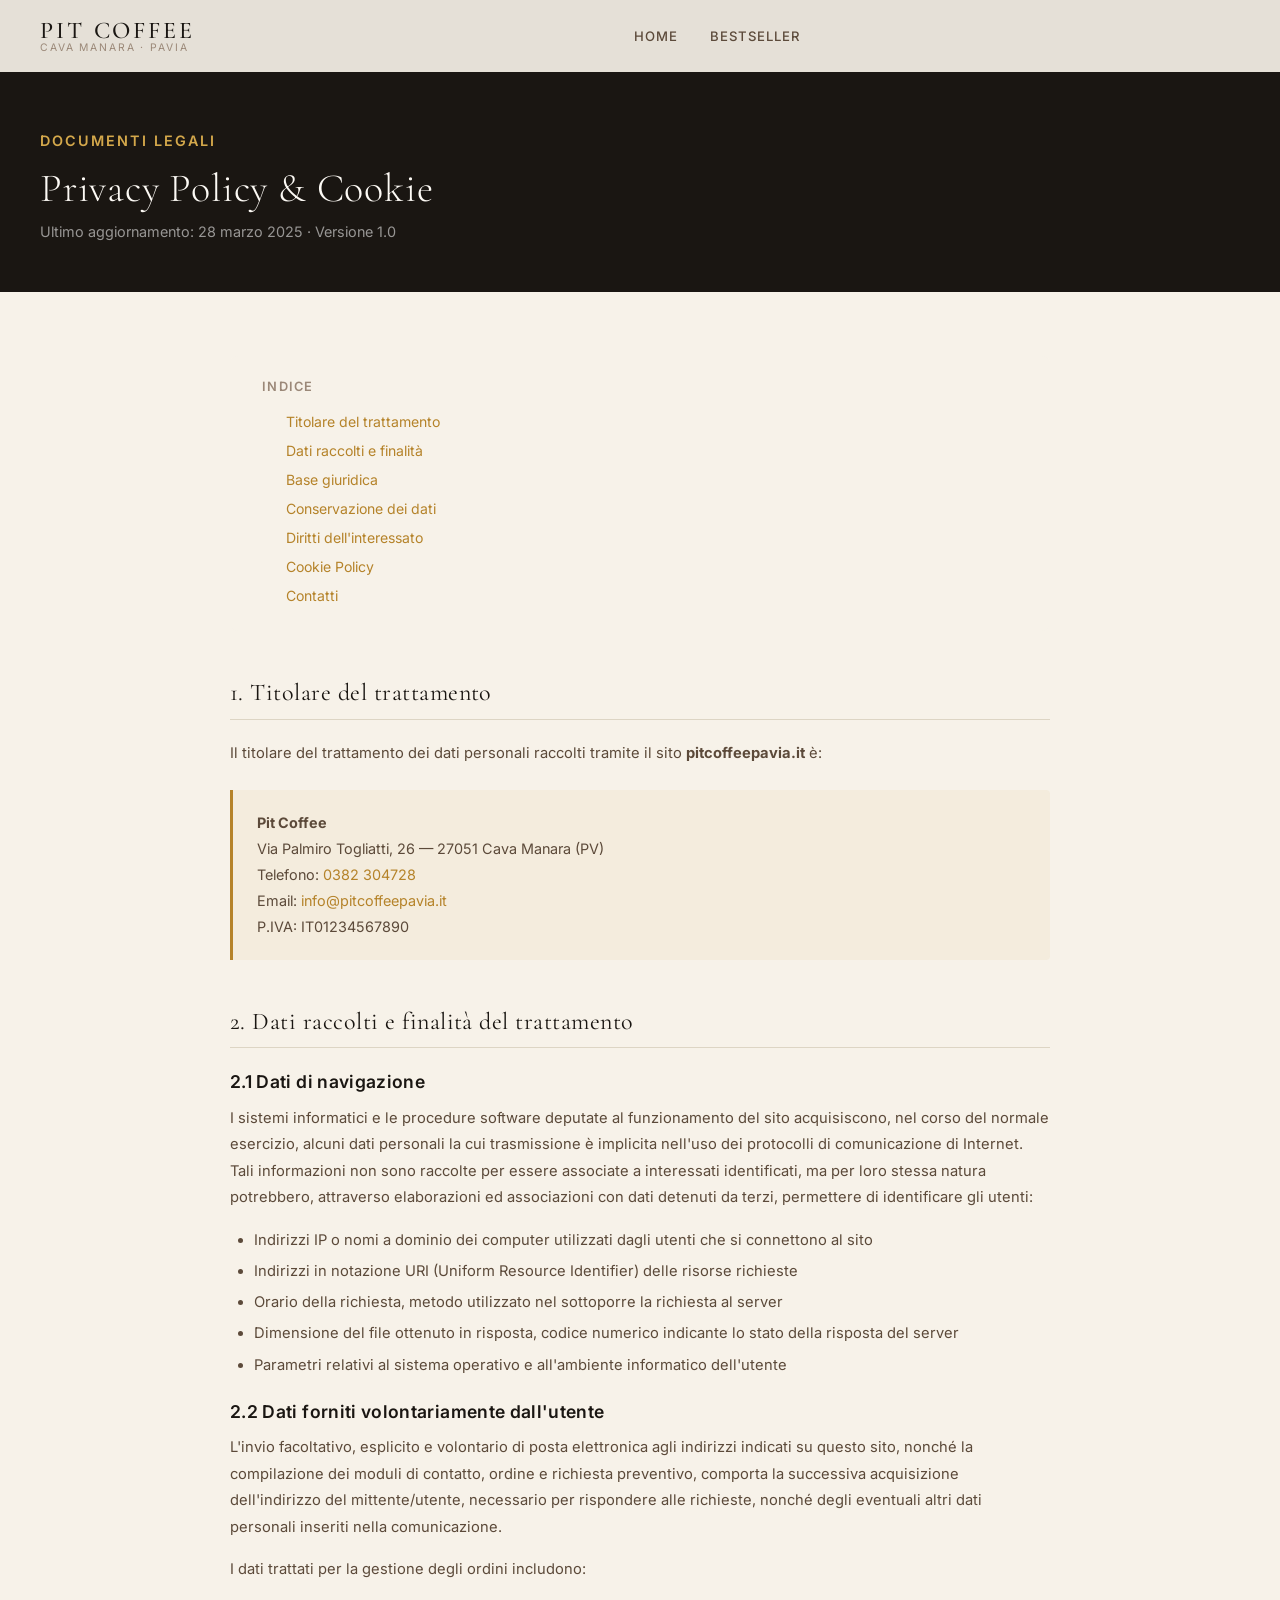
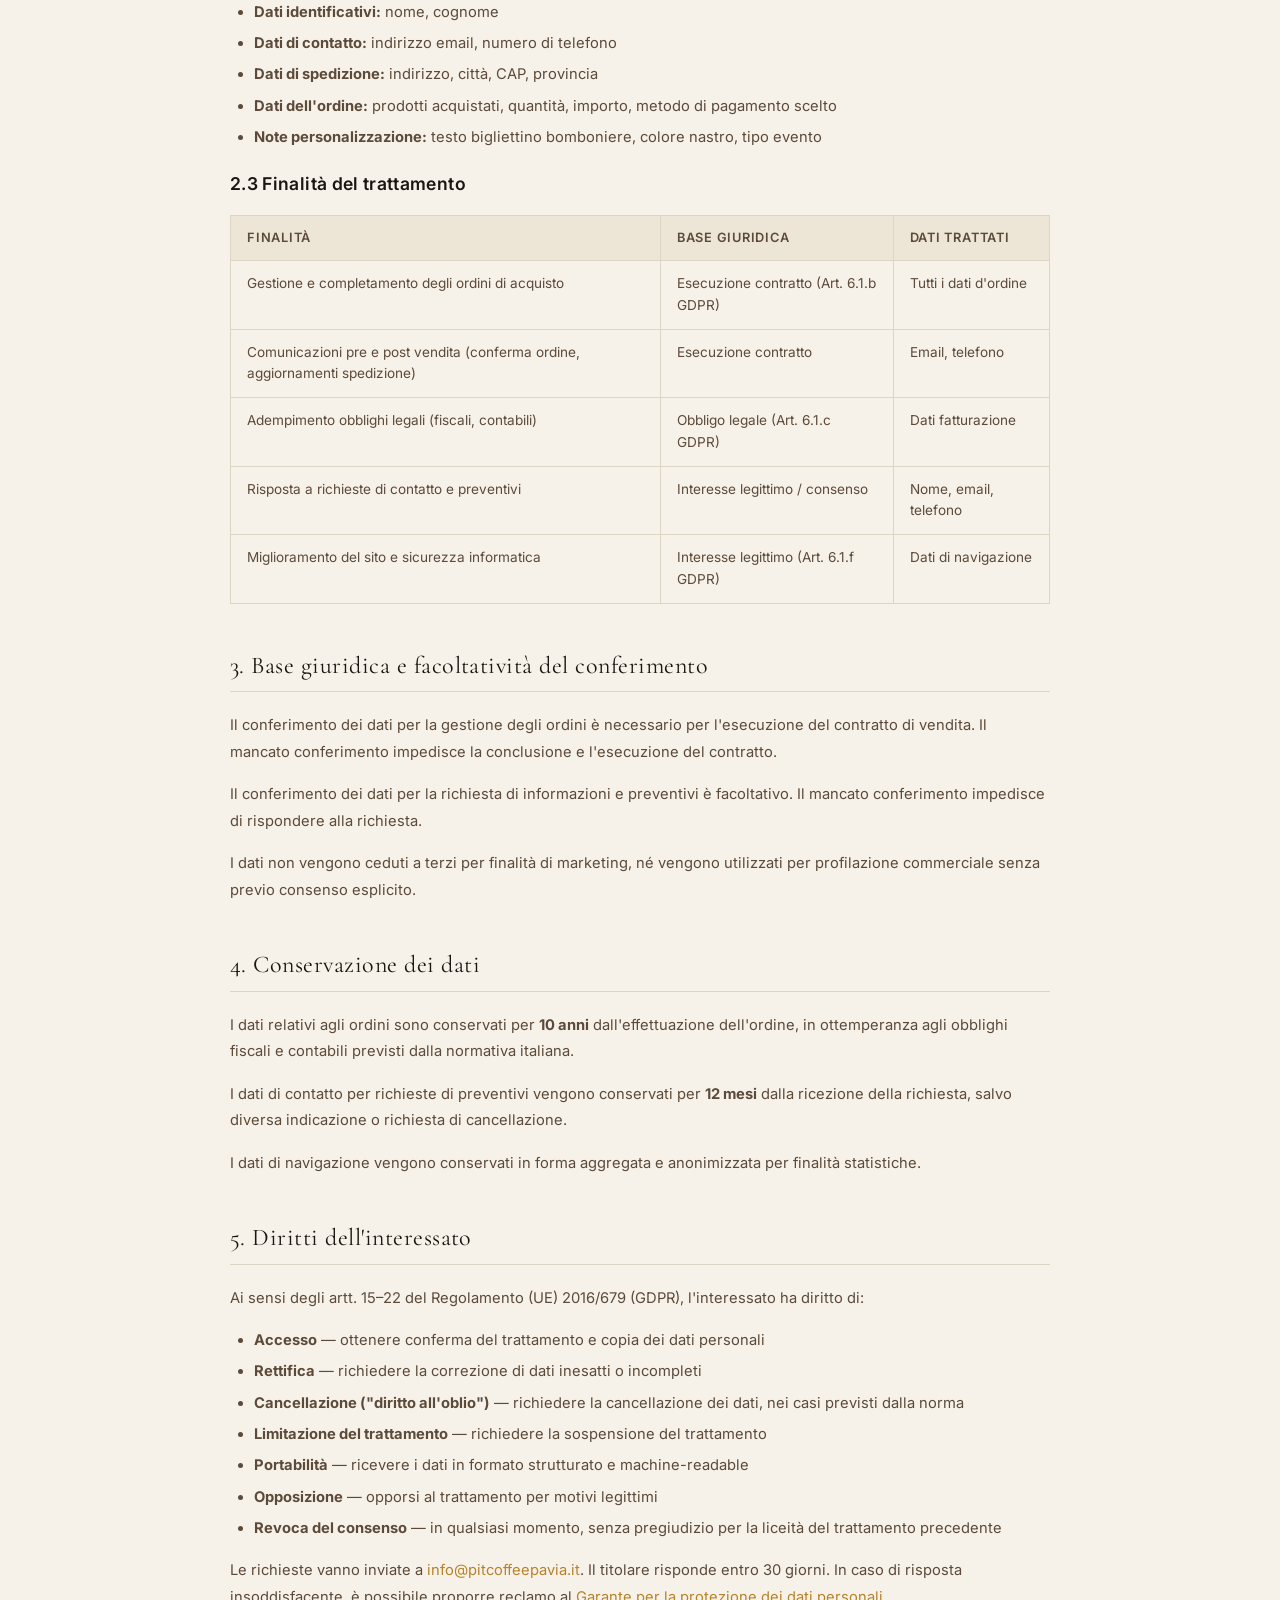
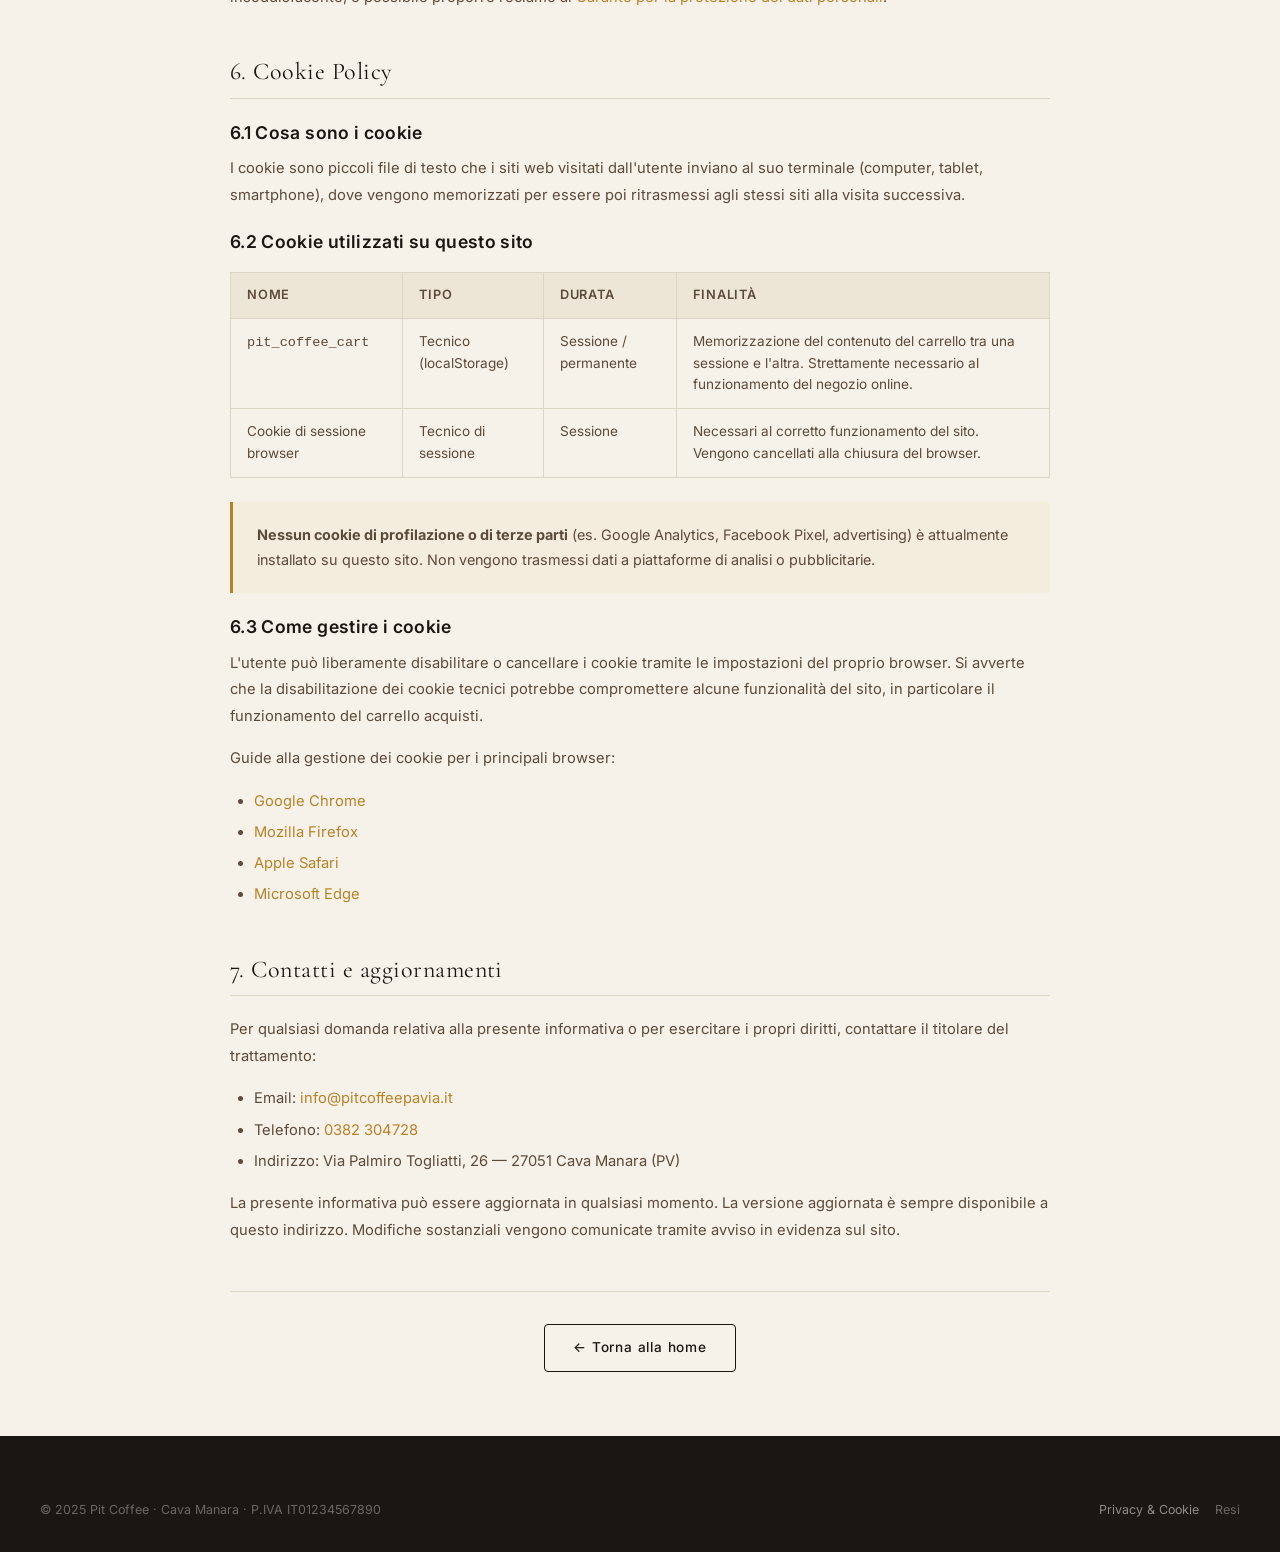
<file: privacy.html>
<!DOCTYPE html>
<html lang="it">
<head>
  <meta charset="UTF-8">
  <meta name="viewport" content="width=device-width, initial-scale=1.0">
  <title>Privacy Policy & Cookie · Pit Coffee</title>
  <link rel="stylesheet" href="css/style.css?v=20260425-configuratore-v4">
  <link rel="icon" type="image/svg+xml" href="data:image/svg+xml,<svg xmlns='http://www.w3.org/2000/svg' viewBox='0 0 100 100'><text y='.9em' font-size='90'>☕</text></svg>">
  <style>
    .policy-hero { background: var(--dark); padding-top: calc(var(--header-h) + 3rem); padding-bottom: 3rem; }
    .policy-hero h1 { color: var(--white); font-size: 2.5rem; }
    .policy-hero p { color: rgba(255,255,255,.55); margin-top: .5rem; font-size: .9rem; }
    .policy-body { max-width: 820px; margin: 0 auto; padding-block: 4rem; }
    .policy-section { margin-bottom: 3rem; }
    .policy-section h2 { font-size: 1.5rem; margin-bottom: 1.25rem; padding-bottom: .75rem; border-bottom: 1px solid var(--border); }
    .policy-section h3 { font-size: 1.1rem; font-family: var(--font-sans); font-weight: 600; margin: 1.5rem 0 .75rem; color: var(--dark); }
    .policy-section p { margin-bottom: 1rem; font-size: .92rem; line-height: 1.8; }
    .policy-section ul { margin: .75rem 0 1rem 1.5rem; list-style: disc; }
    .policy-section ul li { font-size: .92rem; line-height: 1.8; color: var(--text-2); margin-bottom: .3rem; }
    .policy-table { width: 100%; border-collapse: collapse; margin: 1.25rem 0; font-size: .85rem; }
    .policy-table th { background: var(--cream-dark); padding: .75rem 1rem; text-align: left; font-weight: 600; font-size: .8rem; letter-spacing: .06em; text-transform: uppercase; color: var(--text-2); border: 1px solid var(--border); }
    .policy-table td { padding: .75rem 1rem; border: 1px solid var(--border); color: var(--text-2); vertical-align: top; line-height: 1.6; }
    .policy-table tr:nth-child(even) td { background: var(--cream); }
    .highlight-box { background: rgba(181,131,42,.06); border-left: 3px solid var(--gold); padding: 1.25rem 1.5rem; border-radius: 0 var(--radius) var(--radius) 0; margin: 1.5rem 0; }
    .highlight-box p { margin: 0; font-size: .9rem; }
    .cookie-toggle { display: inline-flex; align-items: center; gap: .5rem; cursor: pointer; font-size: .88rem; }
    .toc { background: var(--cream); border-radius: var(--radius-md); padding: 1.5rem 2rem; margin-bottom: 3rem; }
    .toc h4 { font-size: .8rem; font-weight: 600; letter-spacing: .1em; text-transform: uppercase; color: var(--text-3); margin-bottom: 1rem; font-family: var(--font-sans); }
    .toc ol { margin-left: 1.5rem; display: flex; flex-direction: column; gap: .4rem; }
    .toc ol li { font-size: .88rem; }
    .toc ol li a { color: var(--gold); transition: color var(--transition); }
    .toc ol li a:hover { color: var(--dark); }
  </style>
</head>
<body>

<header class="site-header">
  <div class="container">
    <div class="header-inner">
      <a href="index.html" class="logo">
        <span class="logo__name">Pit Coffee</span>
        <span class="logo__tagline">Cava Manara · Pavia</span>
      </a>
      <nav class="nav-links">
        <a href="index.html" class="nav-link">Home</a>
        <a href="catalog.html" class="nav-link">Bestseller</a>
      </nav>
      <div class="header-actions">
        <button class="nav-burger" id="nav-burger" aria-label="Menu"><span></span><span></span><span></span></button>
      </div>
    </div>
  </div>
</header>
<div class="mobile-menu" id="mobile-menu">
  <nav class="mobile-nav">
    <a href="index.html" class="mobile-nav-link">Home</a>
    <a href="catalog.html" class="mobile-nav-link">Bestseller</a>
  </nav>
</div>
<div class="mobile-overlay" id="mobile-overlay"></div>

<div class="policy-hero">
  <div class="container">
    <p class="eyebrow" style="color:var(--gold-light);margin-bottom:.75rem;">Documenti legali</p>
    <h1>Privacy Policy & Cookie</h1>
    <p>Ultimo aggiornamento: 28 marzo 2025 · Versione 1.0</p>
  </div>
</div>

<div class="container">
  <div class="policy-body">

    <div class="toc">
      <h4>Indice</h4>
      <ol>
        <li><a href="#titolare">Titolare del trattamento</a></li>
        <li><a href="#dati">Dati raccolti e finalità</a></li>
        <li><a href="#base-giuridica">Base giuridica</a></li>
        <li><a href="#conservazione">Conservazione dei dati</a></li>
        <li><a href="#diritti">Diritti dell'interessato</a></li>
        <li><a href="#cookie">Cookie Policy</a></li>
        <li><a href="#contatti-privacy">Contatti</a></li>
      </ol>
    </div>

    <!-- 1 -->
    <div class="policy-section" id="titolare">
      <h2>1. Titolare del trattamento</h2>
      <p>Il titolare del trattamento dei dati personali raccolti tramite il sito <strong>pitcoffeepavia.it</strong> è:</p>
      <div class="highlight-box">
        <p>
          <strong>Pit Coffee</strong><br>
          Via Palmiro Togliatti, 26 — 27051 Cava Manara (PV)<br>
          Telefono: <a href="tel:+390382304728" style="color:var(--gold);">0382 304728</a><br>
          Email: <a href="mailto:info@pitcoffeepavia.it" style="color:var(--gold);">info@pitcoffeepavia.it</a><br>
          P.IVA: IT01234567890
        </p>
      </div>
    </div>

    <!-- 2 -->
    <div class="policy-section" id="dati">
      <h2>2. Dati raccolti e finalità del trattamento</h2>

      <h3>2.1 Dati di navigazione</h3>
      <p>I sistemi informatici e le procedure software deputate al funzionamento del sito acquisiscono, nel corso del normale esercizio, alcuni dati personali la cui trasmissione è implicita nell'uso dei protocolli di comunicazione di Internet. Tali informazioni non sono raccolte per essere associate a interessati identificati, ma per loro stessa natura potrebbero, attraverso elaborazioni ed associazioni con dati detenuti da terzi, permettere di identificare gli utenti:</p>
      <ul>
        <li>Indirizzi IP o nomi a dominio dei computer utilizzati dagli utenti che si connettono al sito</li>
        <li>Indirizzi in notazione URI (Uniform Resource Identifier) delle risorse richieste</li>
        <li>Orario della richiesta, metodo utilizzato nel sottoporre la richiesta al server</li>
        <li>Dimensione del file ottenuto in risposta, codice numerico indicante lo stato della risposta del server</li>
        <li>Parametri relativi al sistema operativo e all'ambiente informatico dell'utente</li>
      </ul>

      <h3>2.2 Dati forniti volontariamente dall'utente</h3>
      <p>L'invio facoltativo, esplicito e volontario di posta elettronica agli indirizzi indicati su questo sito, nonché la compilazione dei moduli di contatto, ordine e richiesta preventivo, comporta la successiva acquisizione dell'indirizzo del mittente/utente, necessario per rispondere alle richieste, nonché degli eventuali altri dati personali inseriti nella comunicazione.</p>

      <p>I dati trattati per la gestione degli ordini includono:</p>
      <ul>
        <li><strong>Dati identificativi:</strong> nome, cognome</li>
        <li><strong>Dati di contatto:</strong> indirizzo email, numero di telefono</li>
        <li><strong>Dati di spedizione:</strong> indirizzo, città, CAP, provincia</li>
        <li><strong>Dati dell'ordine:</strong> prodotti acquistati, quantità, importo, metodo di pagamento scelto</li>
        <li><strong>Note personalizzazione:</strong> testo bigliettino bomboniere, colore nastro, tipo evento</li>
      </ul>

      <h3>2.3 Finalità del trattamento</h3>
      <table class="policy-table">
        <thead>
          <tr><th>Finalità</th><th>Base giuridica</th><th>Dati trattati</th></tr>
        </thead>
        <tbody>
          <tr>
            <td>Gestione e completamento degli ordini di acquisto</td>
            <td>Esecuzione contratto (Art. 6.1.b GDPR)</td>
            <td>Tutti i dati d'ordine</td>
          </tr>
          <tr>
            <td>Comunicazioni pre e post vendita (conferma ordine, aggiornamenti spedizione)</td>
            <td>Esecuzione contratto</td>
            <td>Email, telefono</td>
          </tr>
          <tr>
            <td>Adempimento obblighi legali (fiscali, contabili)</td>
            <td>Obbligo legale (Art. 6.1.c GDPR)</td>
            <td>Dati fatturazione</td>
          </tr>
          <tr>
            <td>Risposta a richieste di contatto e preventivi</td>
            <td>Interesse legittimo / consenso</td>
            <td>Nome, email, telefono</td>
          </tr>
          <tr>
            <td>Miglioramento del sito e sicurezza informatica</td>
            <td>Interesse legittimo (Art. 6.1.f GDPR)</td>
            <td>Dati di navigazione</td>
          </tr>
        </tbody>
      </table>
    </div>

    <!-- 3 -->
    <div class="policy-section" id="base-giuridica">
      <h2>3. Base giuridica e facoltatività del conferimento</h2>
      <p>Il conferimento dei dati per la gestione degli ordini è necessario per l'esecuzione del contratto di vendita. Il mancato conferimento impedisce la conclusione e l'esecuzione del contratto.</p>
      <p>Il conferimento dei dati per la richiesta di informazioni e preventivi è facoltativo. Il mancato conferimento impedisce di rispondere alla richiesta.</p>
      <p>I dati non vengono ceduti a terzi per finalità di marketing, né vengono utilizzati per profilazione commerciale senza previo consenso esplicito.</p>
    </div>

    <!-- 4 -->
    <div class="policy-section" id="conservazione">
      <h2>4. Conservazione dei dati</h2>
      <p>I dati relativi agli ordini sono conservati per <strong>10 anni</strong> dall'effettuazione dell'ordine, in ottemperanza agli obblighi fiscali e contabili previsti dalla normativa italiana.</p>
      <p>I dati di contatto per richieste di preventivi vengono conservati per <strong>12 mesi</strong> dalla ricezione della richiesta, salvo diversa indicazione o richiesta di cancellazione.</p>
      <p>I dati di navigazione vengono conservati in forma aggregata e anonimizzata per finalità statistiche.</p>
    </div>

    <!-- 5 -->
    <div class="policy-section" id="diritti">
      <h2>5. Diritti dell'interessato</h2>
      <p>Ai sensi degli artt. 15–22 del Regolamento (UE) 2016/679 (GDPR), l'interessato ha diritto di:</p>
      <ul>
        <li><strong>Accesso</strong> — ottenere conferma del trattamento e copia dei dati personali</li>
        <li><strong>Rettifica</strong> — richiedere la correzione di dati inesatti o incompleti</li>
        <li><strong>Cancellazione ("diritto all'oblio")</strong> — richiedere la cancellazione dei dati, nei casi previsti dalla norma</li>
        <li><strong>Limitazione del trattamento</strong> — richiedere la sospensione del trattamento</li>
        <li><strong>Portabilità</strong> — ricevere i dati in formato strutturato e machine-readable</li>
        <li><strong>Opposizione</strong> — opporsi al trattamento per motivi legittimi</li>
        <li><strong>Revoca del consenso</strong> — in qualsiasi momento, senza pregiudizio per la liceità del trattamento precedente</li>
      </ul>
      <p>Le richieste vanno inviate a <a href="mailto:info@pitcoffeepavia.it" style="color:var(--gold);">info@pitcoffeepavia.it</a>. Il titolare risponde entro 30 giorni. In caso di risposta insoddisfacente, è possibile proporre reclamo al <a href="https://www.garanteprivacy.it" target="_blank" rel="noopener" style="color:var(--gold);">Garante per la protezione dei dati personali</a>.</p>
    </div>

    <!-- 6 -->
    <div class="policy-section" id="cookie">
      <h2>6. Cookie Policy</h2>

      <h3>6.1 Cosa sono i cookie</h3>
      <p>I cookie sono piccoli file di testo che i siti web visitati dall'utente inviano al suo terminale (computer, tablet, smartphone), dove vengono memorizzati per essere poi ritrasmessi agli stessi siti alla visita successiva.</p>

      <h3>6.2 Cookie utilizzati su questo sito</h3>
      <table class="policy-table">
        <thead>
          <tr><th>Nome</th><th>Tipo</th><th>Durata</th><th>Finalità</th></tr>
        </thead>
        <tbody>
          <tr>
            <td><code>pit_coffee_cart</code></td>
            <td>Tecnico (localStorage)</td>
            <td>Sessione / permanente</td>
            <td>Memorizzazione del contenuto del carrello tra una sessione e l'altra. Strettamente necessario al funzionamento del negozio online.</td>
          </tr>
          <tr>
            <td>Cookie di sessione browser</td>
            <td>Tecnico di sessione</td>
            <td>Sessione</td>
            <td>Necessari al corretto funzionamento del sito. Vengono cancellati alla chiusura del browser.</td>
          </tr>
        </tbody>
      </table>

      <div class="highlight-box">
        <p><strong>Nessun cookie di profilazione o di terze parti</strong> (es. Google Analytics, Facebook Pixel, advertising) è attualmente installato su questo sito. Non vengono trasmessi dati a piattaforme di analisi o pubblicitarie.</p>
      </div>

      <h3>6.3 Come gestire i cookie</h3>
      <p>L'utente può liberamente disabilitare o cancellare i cookie tramite le impostazioni del proprio browser. Si avverte che la disabilitazione dei cookie tecnici potrebbe compromettere alcune funzionalità del sito, in particolare il funzionamento del carrello acquisti.</p>
      <p>Guide alla gestione dei cookie per i principali browser:</p>
      <ul>
        <li><a href="https://support.google.com/chrome/answer/95647" target="_blank" rel="noopener" style="color:var(--gold);">Google Chrome</a></li>
        <li><a href="https://support.mozilla.org/it/kb/Attivare%20e%20disattivare%20i%20cookie" target="_blank" rel="noopener" style="color:var(--gold);">Mozilla Firefox</a></li>
        <li><a href="https://support.apple.com/it-it/guide/safari/sfri11471/mac" target="_blank" rel="noopener" style="color:var(--gold);">Apple Safari</a></li>
        <li><a href="https://support.microsoft.com/it-it/help/4027947" target="_blank" rel="noopener" style="color:var(--gold);">Microsoft Edge</a></li>
      </ul>
    </div>

    <!-- 7 -->
    <div class="policy-section" id="contatti-privacy">
      <h2>7. Contatti e aggiornamenti</h2>
      <p>Per qualsiasi domanda relativa alla presente informativa o per esercitare i propri diritti, contattare il titolare del trattamento:</p>
      <ul>
        <li>Email: <a href="mailto:info@pitcoffeepavia.it" style="color:var(--gold);">info@pitcoffeepavia.it</a></li>
        <li>Telefono: <a href="tel:+390382304728" style="color:var(--gold);">0382 304728</a></li>
        <li>Indirizzo: Via Palmiro Togliatti, 26 — 27051 Cava Manara (PV)</li>
      </ul>
      <p>La presente informativa può essere aggiornata in qualsiasi momento. La versione aggiornata è sempre disponibile a questo indirizzo. Modifiche sostanziali vengono comunicate tramite avviso in evidenza sul sito.</p>
    </div>

    <div style="text-align:center;padding-top:2rem;border-top:1px solid var(--border);">
      <a href="index.html" class="btn btn--outline">← Torna alla home</a>
    </div>

  </div>
</div>

<footer class="site-footer">
  <div class="container">
    <div class="footer-bottom" style="border-top:none;padding-top:0;">
      <span>© 2025 Pit Coffee · Cava Manara · P.IVA IT01234567890</span>
      <div style="display:flex;gap:1rem;">
        <a href="privacy.html" style="color:rgba(255,255,255,.5)">Privacy & Cookie</a>
        <a href="resi.html" style="color:rgba(255,255,255,.35)">Resi</a>
      </div>
    </div>
  </div>
</footer>

<script src="js/store.js"></script>
<script src="js/main.js"></script>
</body>
</html>
</file>
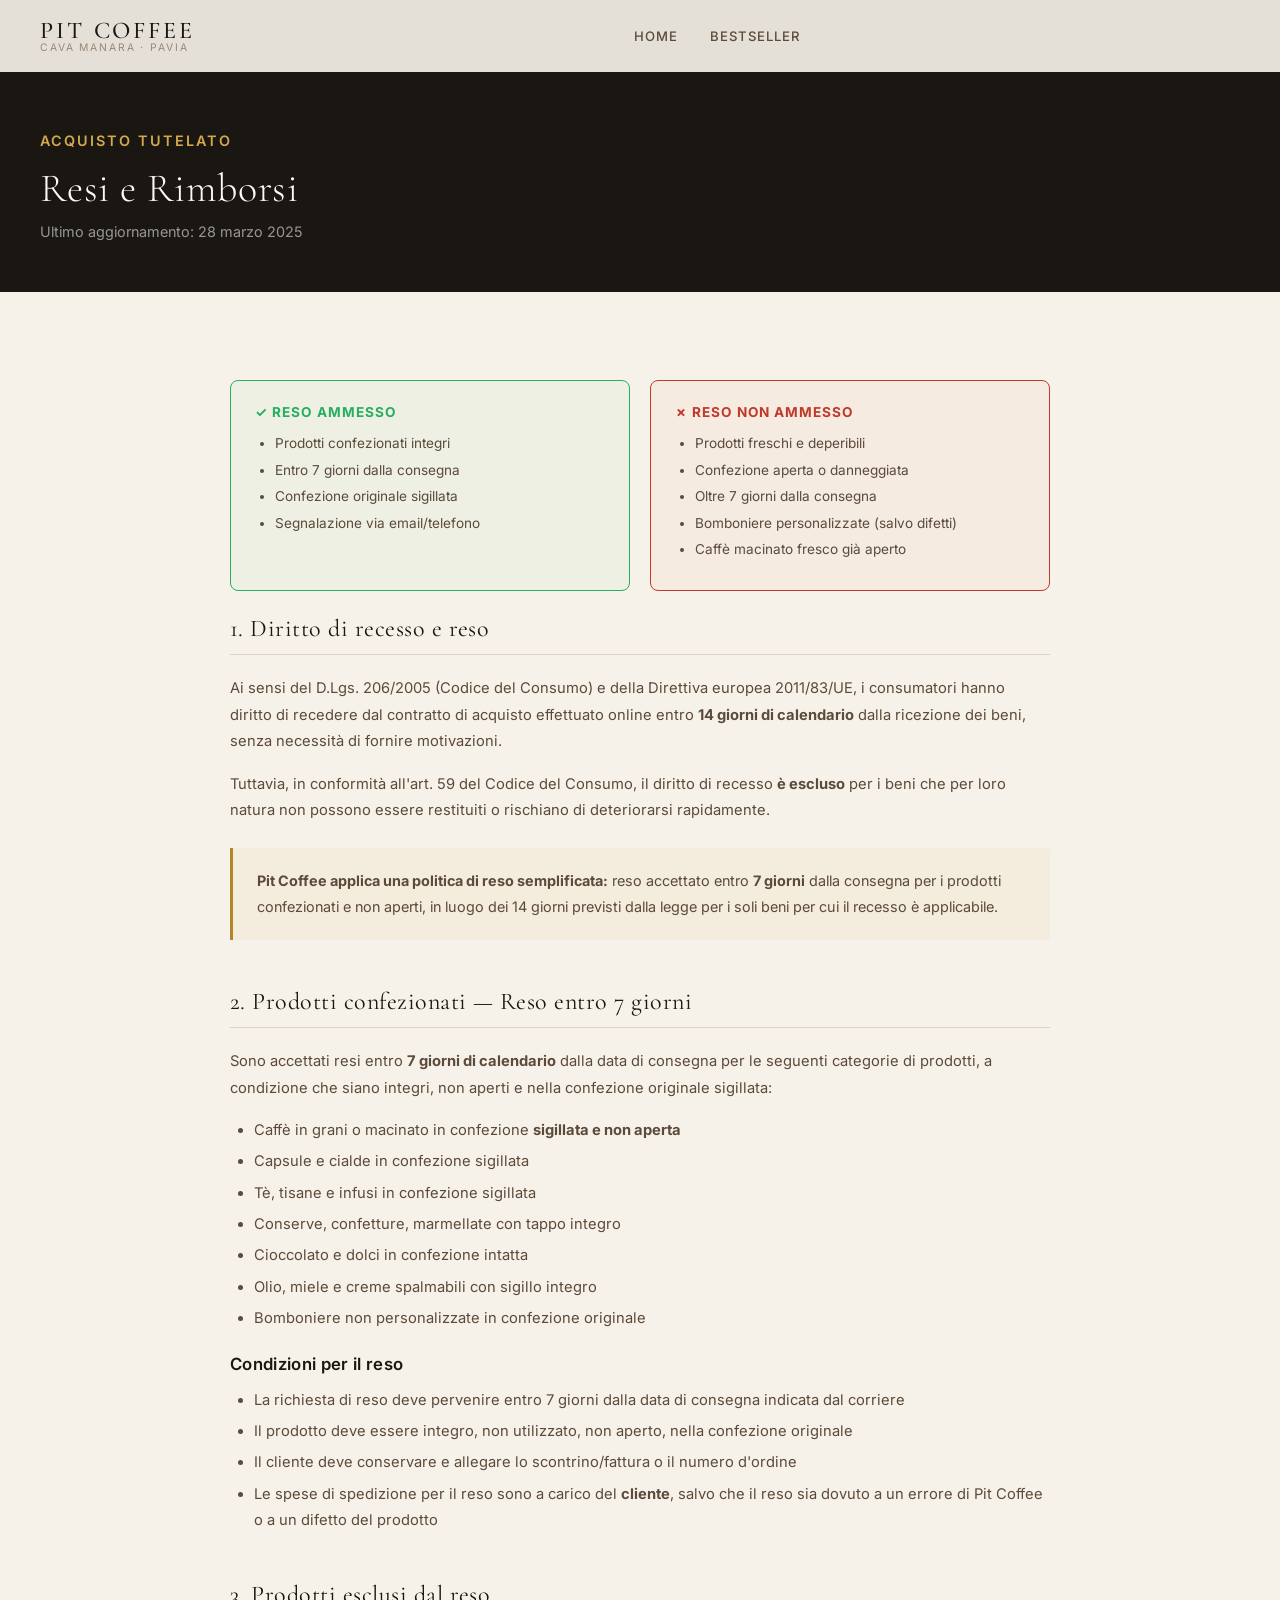
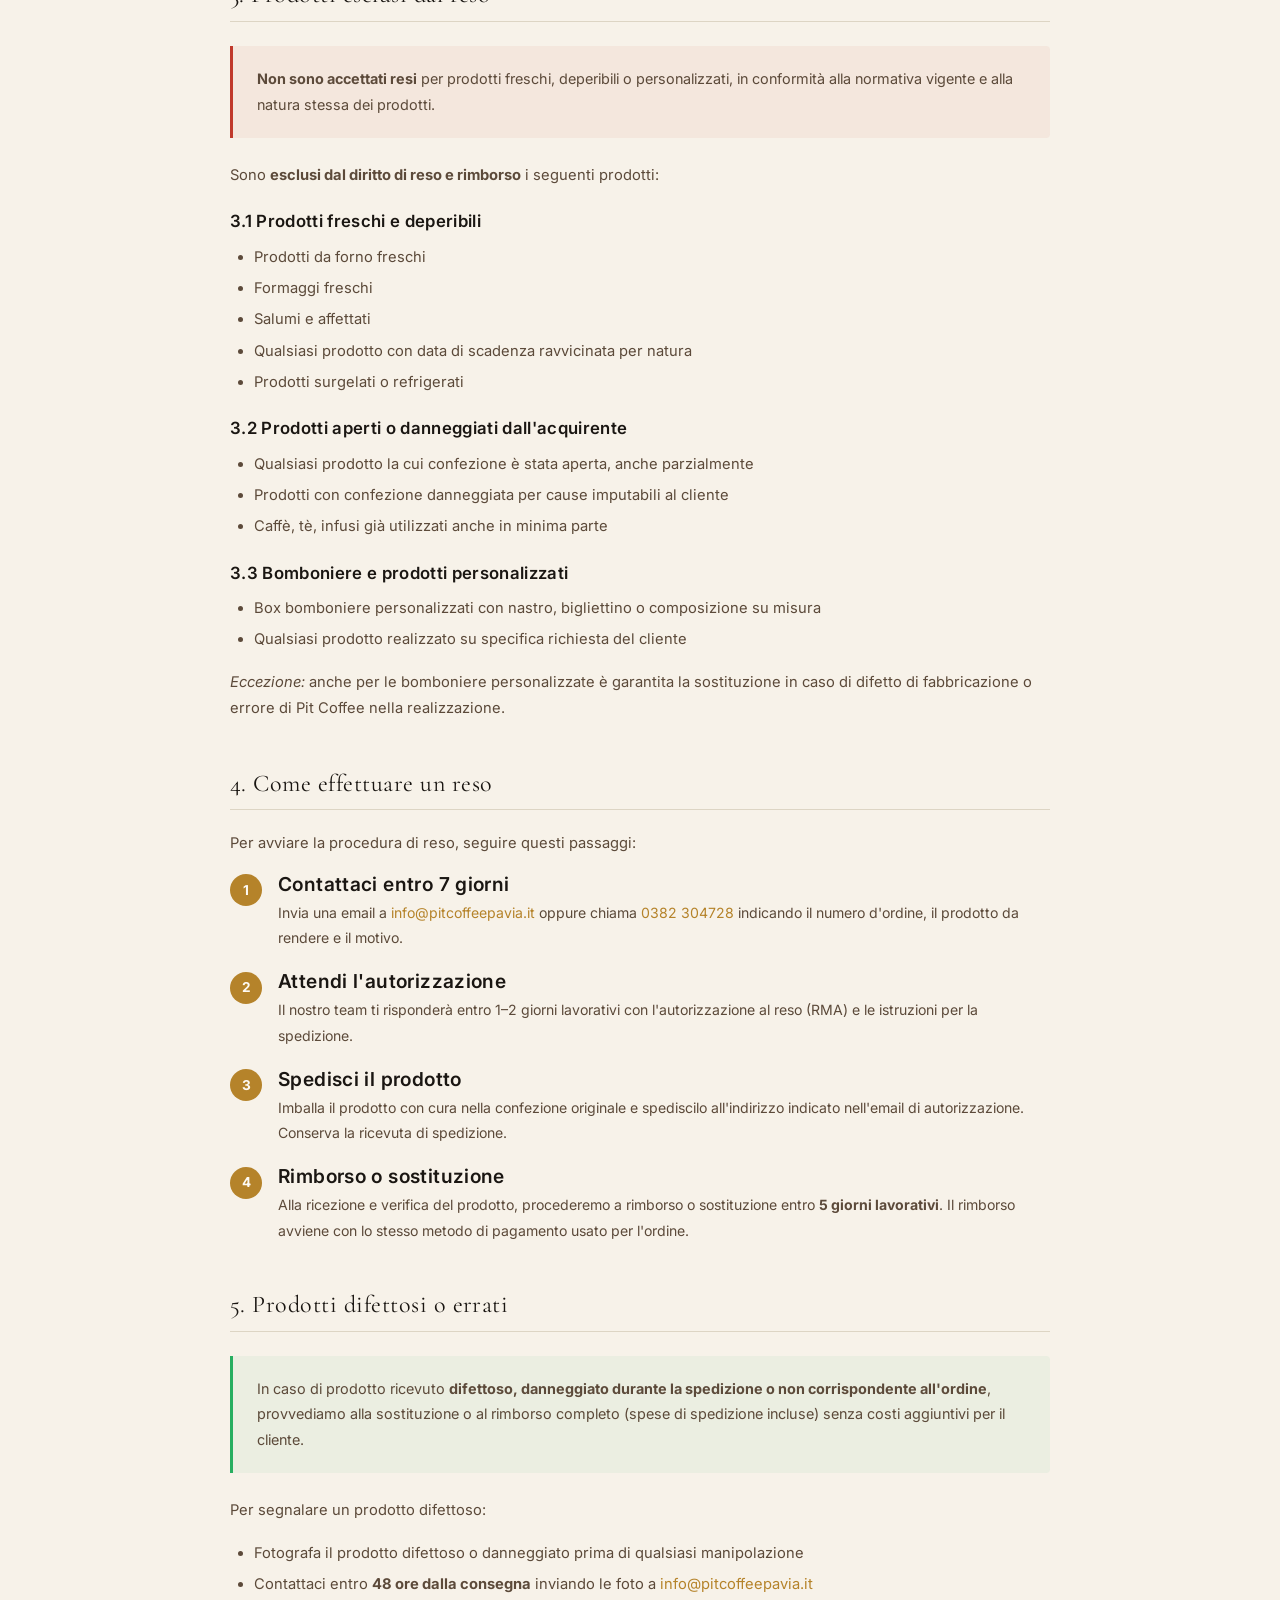
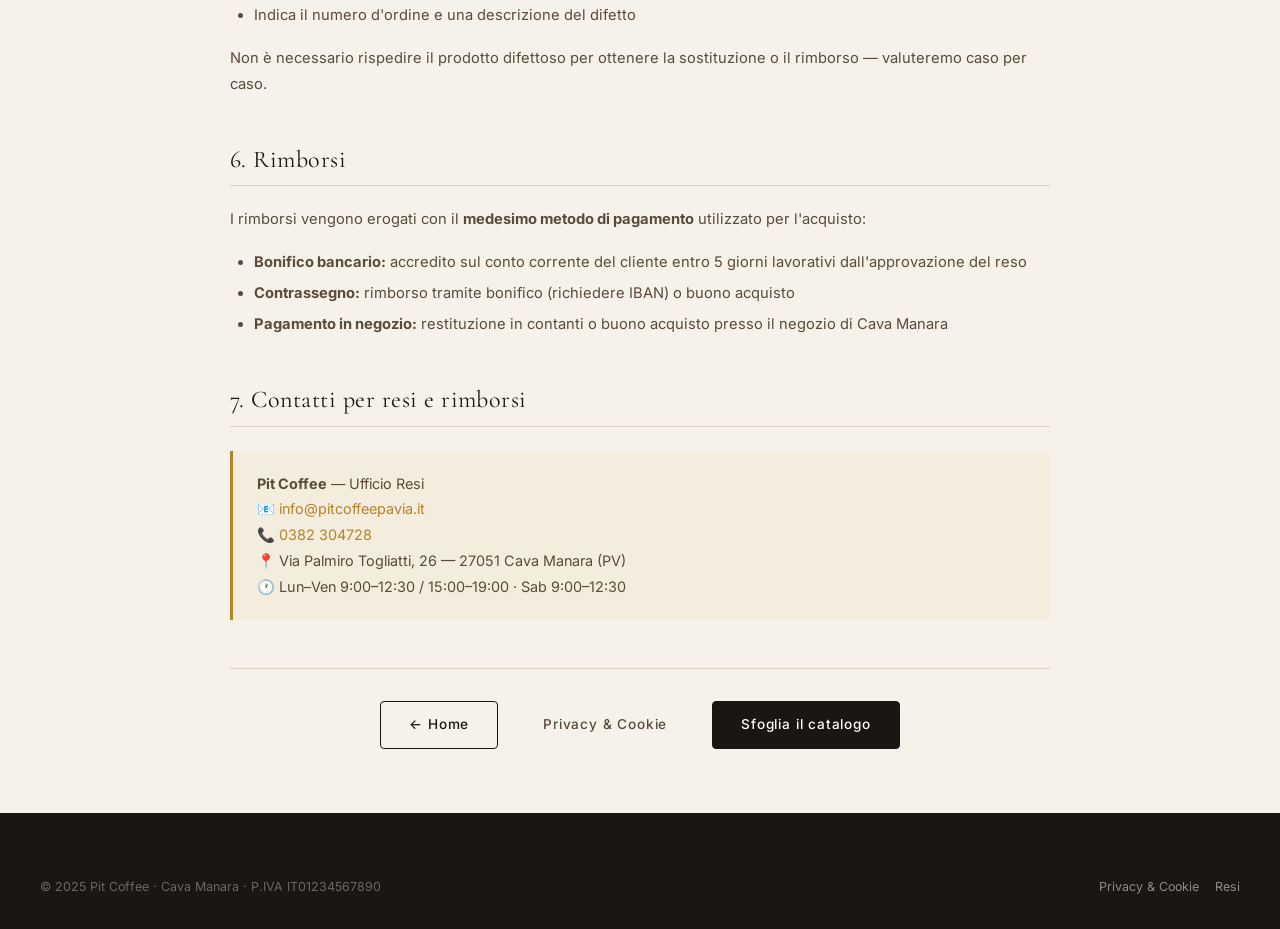
<file: resi.html>
<!DOCTYPE html>
<html lang="it">
<head>
  <meta charset="UTF-8">
  <meta name="viewport" content="width=device-width, initial-scale=1.0">
  <title>Politica di Reso e Rimborso · Pit Coffee</title>
  <link rel="stylesheet" href="css/style.css?v=20260425-configuratore-v4">
  <link rel="icon" type="image/svg+xml" href="data:image/svg+xml,<svg xmlns='http://www.w3.org/2000/svg' viewBox='0 0 100 100'><text y='.9em' font-size='90'>☕</text></svg>">
  <style>
    .policy-hero { background: var(--dark); padding-top: calc(var(--header-h) + 3rem); padding-bottom: 3rem; }
    .policy-hero h1 { color: var(--white); font-size: 2.5rem; }
    .policy-hero p { color: rgba(255,255,255,.55); margin-top: .5rem; font-size: .9rem; }
    .policy-body { max-width: 820px; margin: 0 auto; padding-block: 4rem; }
    .policy-section { margin-bottom: 3rem; }
    .policy-section h2 { font-size: 1.5rem; margin-bottom: 1.25rem; padding-bottom: .75rem; border-bottom: 1px solid var(--border); }
    .policy-section h3 { font-size: 1.05rem; font-family: var(--font-sans); font-weight: 600; margin: 1.5rem 0 .75rem; color: var(--dark); }
    .policy-section p { margin-bottom: 1rem; font-size: .92rem; line-height: 1.8; }
    .policy-section ul { margin: .75rem 0 1rem 1.5rem; list-style: disc; }
    .policy-section ul li { font-size: .92rem; line-height: 1.8; color: var(--text-2); margin-bottom: .3rem; }
    .policy-section ol { margin: .75rem 0 1rem 1.5rem; list-style: decimal; }
    .policy-section ol li { font-size: .92rem; line-height: 1.8; color: var(--text-2); margin-bottom: .5rem; }
    .highlight-box { background: rgba(181,131,42,.06); border-left: 3px solid var(--gold); padding: 1.25rem 1.5rem; border-radius: 0 var(--radius) var(--radius) 0; margin: 1.5rem 0; }
    .highlight-box p { margin: 0; font-size: .9rem; }
    .alert-box { background: rgba(180,60,40,.06); border-left: 3px solid #c0392b; padding: 1.25rem 1.5rem; border-radius: 0 var(--radius) var(--radius) 0; margin: 1.5rem 0; }
    .alert-box p { margin: 0; font-size: .9rem; }
    .ok-box { background: rgba(39,174,96,.06); border-left: 3px solid #27ae60; padding: 1.25rem 1.5rem; border-radius: 0 var(--radius) var(--radius) 0; margin: 1.5rem 0; }
    .ok-box p { margin: 0; font-size: .9rem; }
    .card-grid { display: grid; grid-template-columns: 1fr 1fr; gap: 1.25rem; margin: 1.5rem 0; }
    .card { padding: 1.5rem; border-radius: var(--radius-md); border: 1.5px solid var(--border); }
    .card--green { border-color: #27ae60; background: rgba(39,174,96,.04); }
    .card--red { border-color: #c0392b; background: rgba(192,57,43,.04); }
    .card h4 { font-family: var(--font-sans); font-size: .85rem; font-weight: 700; margin-bottom: .75rem; text-transform: uppercase; letter-spacing: .08em; }
    .card--green h4 { color: #27ae60; }
    .card--red h4 { color: #c0392b; }
    .card ul { margin: 0; padding-left: 1.25rem; list-style: disc; }
    .card ul li { font-size: .85rem; color: var(--text-2); margin-bottom: .3rem; }
    .step { display: flex; gap: 1rem; align-items: flex-start; margin-bottom: 1.25rem; }
    .step-num { width: 32px; height: 32px; border-radius: 50%; background: var(--gold); color: var(--white); display: flex; align-items: center; justify-content: center; font-weight: 700; font-size: .85rem; flex-shrink: 0; margin-top: .1rem; }
    .step-text h4 { font-family: var(--font-sans); font-weight: 600; margin-bottom: .3rem; }
    .step-text p { margin: 0; font-size: .88rem; }
    @media (max-width: 600px) { .card-grid { grid-template-columns: 1fr; } }
  </style>
</head>
<body>

<header class="site-header">
  <div class="container">
    <div class="header-inner">
      <a href="index.html" class="logo">
        <span class="logo__name">Pit Coffee</span>
        <span class="logo__tagline">Cava Manara · Pavia</span>
      </a>
      <nav class="nav-links">
        <a href="index.html" class="nav-link">Home</a>
        <a href="catalog.html" class="nav-link">Bestseller</a>
      </nav>
      <div class="header-actions">
        <button class="nav-burger" id="nav-burger" aria-label="Menu"><span></span><span></span><span></span></button>
      </div>
    </div>
  </div>
</header>
<div class="mobile-menu" id="mobile-menu">
  <nav class="mobile-nav">
    <a href="index.html" class="mobile-nav-link">Home</a>
    <a href="catalog.html" class="mobile-nav-link">Bestseller</a>
  </nav>
</div>
<div class="mobile-overlay" id="mobile-overlay"></div>

<div class="policy-hero">
  <div class="container">
    <p class="eyebrow" style="color:var(--gold-light);margin-bottom:.75rem;">Acquisto tutelato</p>
    <h1>Resi e Rimborsi</h1>
    <p>Ultimo aggiornamento: 28 marzo 2025</p>
  </div>
</div>

<div class="container">
  <div class="policy-body">

    <!-- Riepilogo rapido -->
    <div class="card-grid">
      <div class="card card--green">
        <h4>✓ Reso ammesso</h4>
        <ul>
          <li>Prodotti confezionati integri</li>
          <li>Entro 7 giorni dalla consegna</li>
          <li>Confezione originale sigillata</li>
          <li>Segnalazione via email/telefono</li>
        </ul>
      </div>
      <div class="card card--red">
        <h4>✗ Reso non ammesso</h4>
        <ul>
          <li>Prodotti freschi e deperibili</li>
          <li>Confezione aperta o danneggiata</li>
          <li>Oltre 7 giorni dalla consegna</li>
          <li>Bomboniere personalizzate (salvo difetti)</li>
          <li>Caffè macinato fresco già aperto</li>
        </ul>
      </div>
    </div>

    <!-- 1 -->
    <div class="policy-section">
      <h2>1. Diritto di recesso e reso</h2>
      <p>Ai sensi del D.Lgs. 206/2005 (Codice del Consumo) e della Direttiva europea 2011/83/UE, i consumatori hanno diritto di recedere dal contratto di acquisto effettuato online entro <strong>14 giorni di calendario</strong> dalla ricezione dei beni, senza necessità di fornire motivazioni.</p>
      <p>Tuttavia, in conformità all'art. 59 del Codice del Consumo, il diritto di recesso <strong>è escluso</strong> per i beni che per loro natura non possono essere restituiti o rischiano di deteriorarsi rapidamente.</p>

      <div class="highlight-box">
        <p><strong>Pit Coffee applica una politica di reso semplificata:</strong> reso accettato entro <strong>7 giorni</strong> dalla consegna per i prodotti confezionati e non aperti, in luogo dei 14 giorni previsti dalla legge per i soli beni per cui il recesso è applicabile.</p>
      </div>
    </div>

    <!-- 2 -->
    <div class="policy-section">
      <h2>2. Prodotti confezionati — Reso entro 7 giorni</h2>
      <p>Sono accettati resi entro <strong>7 giorni di calendario</strong> dalla data di consegna per le seguenti categorie di prodotti, a condizione che siano integri, non aperti e nella confezione originale sigillata:</p>
      <ul>
        <li>Caffè in grani o macinato in confezione <strong>sigillata e non aperta</strong></li>
        <li>Capsule e cialde in confezione sigillata</li>
        <li>Tè, tisane e infusi in confezione sigillata</li>
        <li>Conserve, confetture, marmellate con tappo integro</li>
        <li>Cioccolato e dolci in confezione intatta</li>
        <li>Olio, miele e creme spalmabili con sigillo integro</li>
        <li>Bomboniere non personalizzate in confezione originale</li>
      </ul>

      <h3>Condizioni per il reso</h3>
      <ul>
        <li>La richiesta di reso deve pervenire entro 7 giorni dalla data di consegna indicata dal corriere</li>
        <li>Il prodotto deve essere integro, non utilizzato, non aperto, nella confezione originale</li>
        <li>Il cliente deve conservare e allegare lo scontrino/fattura o il numero d'ordine</li>
        <li>Le spese di spedizione per il reso sono a carico del <strong>cliente</strong>, salvo che il reso sia dovuto a un errore di Pit Coffee o a un difetto del prodotto</li>
      </ul>
    </div>

    <!-- 3 -->
    <div class="policy-section">
      <h2>3. Prodotti esclusi dal reso</h2>

      <div class="alert-box">
        <p><strong>Non sono accettati resi</strong> per prodotti freschi, deperibili o personalizzati, in conformità alla normativa vigente e alla natura stessa dei prodotti.</p>
      </div>

      <p>Sono <strong>esclusi dal diritto di reso e rimborso</strong> i seguenti prodotti:</p>

      <h3>3.1 Prodotti freschi e deperibili</h3>
      <ul>
        <li>Prodotti da forno freschi</li>
        <li>Formaggi freschi</li>
        <li>Salumi e affettati</li>
        <li>Qualsiasi prodotto con data di scadenza ravvicinata per natura</li>
        <li>Prodotti surgelati o refrigerati</li>
      </ul>

      <h3>3.2 Prodotti aperti o danneggiati dall'acquirente</h3>
      <ul>
        <li>Qualsiasi prodotto la cui confezione è stata aperta, anche parzialmente</li>
        <li>Prodotti con confezione danneggiata per cause imputabili al cliente</li>
        <li>Caffè, tè, infusi già utilizzati anche in minima parte</li>
      </ul>

      <h3>3.3 Bomboniere e prodotti personalizzati</h3>
      <ul>
        <li>Box bomboniere personalizzati con nastro, bigliettino o composizione su misura</li>
        <li>Qualsiasi prodotto realizzato su specifica richiesta del cliente</li>
      </ul>
      <p><em>Eccezione:</em> anche per le bomboniere personalizzate è garantita la sostituzione in caso di difetto di fabbricazione o errore di Pit Coffee nella realizzazione.</p>
    </div>

    <!-- 4 -->
    <div class="policy-section">
      <h2>4. Come effettuare un reso</h2>
      <p>Per avviare la procedura di reso, seguire questi passaggi:</p>

      <div class="step">
        <div class="step-num">1</div>
        <div class="step-text">
          <h4>Contattaci entro 7 giorni</h4>
          <p>Invia una email a <a href="mailto:info@pitcoffeepavia.it" style="color:var(--gold);">info@pitcoffeepavia.it</a> oppure chiama <a href="tel:+390382304728" style="color:var(--gold);">0382 304728</a> indicando il numero d'ordine, il prodotto da rendere e il motivo.</p>
        </div>
      </div>

      <div class="step">
        <div class="step-num">2</div>
        <div class="step-text">
          <h4>Attendi l'autorizzazione</h4>
          <p>Il nostro team ti risponderà entro 1–2 giorni lavorativi con l'autorizzazione al reso (RMA) e le istruzioni per la spedizione.</p>
        </div>
      </div>

      <div class="step">
        <div class="step-num">3</div>
        <div class="step-text">
          <h4>Spedisci il prodotto</h4>
          <p>Imballa il prodotto con cura nella confezione originale e spediscilo all'indirizzo indicato nell'email di autorizzazione. Conserva la ricevuta di spedizione.</p>
        </div>
      </div>

      <div class="step">
        <div class="step-num">4</div>
        <div class="step-text">
          <h4>Rimborso o sostituzione</h4>
          <p>Alla ricezione e verifica del prodotto, procederemo a rimborso o sostituzione entro <strong>5 giorni lavorativi</strong>. Il rimborso avviene con lo stesso metodo di pagamento usato per l'ordine.</p>
        </div>
      </div>
    </div>

    <!-- 5 -->
    <div class="policy-section">
      <h2>5. Prodotti difettosi o errati</h2>

      <div class="ok-box">
        <p>In caso di prodotto ricevuto <strong>difettoso, danneggiato durante la spedizione o non corrispondente all'ordine</strong>, provvediamo alla sostituzione o al rimborso completo (spese di spedizione incluse) senza costi aggiuntivi per il cliente.</p>
      </div>

      <p>Per segnalare un prodotto difettoso:</p>
      <ul>
        <li>Fotografa il prodotto difettoso o danneggiato prima di qualsiasi manipolazione</li>
        <li>Contattaci entro <strong>48 ore dalla consegna</strong> inviando le foto a <a href="mailto:info@pitcoffeepavia.it" style="color:var(--gold);">info@pitcoffeepavia.it</a></li>
        <li>Indica il numero d'ordine e una descrizione del difetto</li>
      </ul>
      <p>Non è necessario rispedire il prodotto difettoso per ottenere la sostituzione o il rimborso — valuteremo caso per caso.</p>
    </div>

    <!-- 6 -->
    <div class="policy-section">
      <h2>6. Rimborsi</h2>
      <p>I rimborsi vengono erogati con il <strong>medesimo metodo di pagamento</strong> utilizzato per l'acquisto:</p>
      <ul>
        <li><strong>Bonifico bancario:</strong> accredito sul conto corrente del cliente entro 5 giorni lavorativi dall'approvazione del reso</li>
        <li><strong>Contrassegno:</strong> rimborso tramite bonifico (richiedere IBAN) o buono acquisto</li>
        <li><strong>Pagamento in negozio:</strong> restituzione in contanti o buono acquisto presso il negozio di Cava Manara</li>
      </ul>
    </div>

    <!-- 7 -->
    <div class="policy-section">
      <h2>7. Contatti per resi e rimborsi</h2>
      <div class="highlight-box">
        <p>
          <strong>Pit Coffee</strong> — Ufficio Resi<br>
          📧 <a href="mailto:info@pitcoffeepavia.it" style="color:var(--gold);">info@pitcoffeepavia.it</a><br>
          📞 <a href="tel:+390382304728" style="color:var(--gold);">0382 304728</a><br>
          📍 Via Palmiro Togliatti, 26 — 27051 Cava Manara (PV)<br>
          🕐 Lun–Ven 9:00–12:30 / 15:00–19:00 · Sab 9:00–12:30
        </p>
      </div>
    </div>

    <div style="text-align:center;padding-top:2rem;border-top:1px solid var(--border);display:flex;gap:1rem;justify-content:center;flex-wrap:wrap;">
      <a href="index.html" class="btn btn--outline">← Home</a>
      <a href="privacy.html" class="btn btn--ghost">Privacy & Cookie</a>
      <a href="catalog.html" class="btn btn--primary">Sfoglia il catalogo</a>
    </div>

  </div>
</div>

<footer class="site-footer">
  <div class="container">
    <div class="footer-bottom" style="border-top:none;padding-top:0;">
      <span>© 2025 Pit Coffee · Cava Manara · P.IVA IT01234567890</span>
      <div style="display:flex;gap:1rem;">
        <a href="privacy.html" style="color:rgba(255,255,255,.5)">Privacy & Cookie</a>
        <a href="resi.html" style="color:rgba(255,255,255,.5)">Resi</a>
      </div>
    </div>
  </div>
</footer>

<script src="js/store.js"></script>
<script src="js/main.js"></script>
</body>
</html>
</file>
<file: css/style.css>
/* ─────────────────────────────────────────────────────────────────────────────
   PIT COFFEE — Stylesheet
   Minimal, elegant. Cormorant Garamond + Inter.
   ───────────────────────────────────────────────────────────────────────────── */

@import url('https://fonts.googleapis.com/css2?family=Cormorant+Garamond:ital,wght@0,300;0,400;0,500;0,600;1,300;1,400;1,500&family=Inter:wght@300;400;500;600&display=swap');

/* ── TOKENS ──────────────────────────────────────────────────────────────── */

:root {
  --cream:        #F7F2E9;
  --cream-dark:   #EDE6D6;
  --cream-mid:    #E5DCCB;
  --white:        #FDFAF5;
  --dark:         #1A1612;
  --brown:        #4A2E20;
  --gold:         #B5832A;
  --gold-light:   #D4A84B;
  --text-1:       #1A1612;
  --text-2:       #5C4A3A;
  --text-3:       #9B8878;
  --border:       #DDD5C4;
  --border-light: #EDE6D6;
  --shadow-sm:    0 2px 8px rgba(26,22,18,.06);
  --shadow-md:    0 6px 24px rgba(26,22,18,.10);
  --shadow-lg:    0 16px 48px rgba(26,22,18,.14);
  --radius:       4px;
  --radius-md:    8px;
  --transition:   .25s cubic-bezier(.4,0,.2,1);
  --font-serif:   'Cormorant Garamond', Georgia, serif;
  --font-sans:    'Inter', system-ui, sans-serif;
  --max-w:        1280px;
  --header-h:     72px;
}

/* ── RESET & BASE ────────────────────────────────────────────────────────── */

*, *::before, *::after { box-sizing: border-box; margin: 0; padding: 0; }

html { scroll-behavior: smooth; font-size: 16px; -webkit-text-size-adjust: 100%; }

body {
  font-family: var(--font-sans);
  background: var(--cream);
  color: var(--text-1);
  line-height: 1.6;
  overflow-x: hidden;
}

body.no-scroll { overflow: hidden; }

img { display: block; max-width: 100%; height: auto; }

a { color: inherit; text-decoration: none; }

ul, ol { list-style: none; }

input, button, select, textarea { font: inherit; }

/* ── TYPOGRAPHY ──────────────────────────────────────────────────────────── */

h1, h2, h3, h4, h5 {
  font-family: var(--font-serif);
  font-weight: 400;
  line-height: 1.15;
  letter-spacing: .02em;
  color: var(--dark);
}

h1 { font-size: clamp(2.4rem, 5vw, 4.2rem); font-weight: 300; }
h2 { font-size: clamp(1.8rem, 3.5vw, 2.8rem); }
h3 { font-size: clamp(1.25rem, 2.5vw, 1.7rem); }
h4 { font-size: 1.2rem; }

p { color: var(--text-2); line-height: 1.75; }

.eyebrow {
  font-family: var(--font-sans);
  font-size: .72rem;
  font-weight: 600;
  letter-spacing: .14em;
  text-transform: uppercase;
  color: var(--gold);
}

/* ── LAYOUT ──────────────────────────────────────────────────────────────── */

.container {
  width: 100%;
  max-width: var(--max-w);
  margin-inline: auto;
  padding-inline: clamp(1rem, 4vw, 2.5rem);
}

.section { padding-block: clamp(4rem, 8vw, 7rem); }
.section--sm { padding-block: clamp(2.5rem, 5vw, 4rem); }

.hidden { display: none !important; }

/* ── BUTTONS ─────────────────────────────────────────────────────────────── */

.btn {
  display: inline-flex;
  align-items: center;
  justify-content: center;
  gap: .5rem;
  padding: .75rem 1.75rem;
  border: 1.5px solid transparent;
  border-radius: var(--radius);
  font-family: var(--font-sans);
  font-size: .85rem;
  font-weight: 500;
  letter-spacing: .06em;
  cursor: pointer;
  transition: background var(--transition), color var(--transition), border-color var(--transition), transform var(--transition), box-shadow var(--transition);
  white-space: nowrap;
}

.btn:hover { transform: translateY(-1px); }
.btn:active { transform: translateY(0); }

.btn--primary {
  background: var(--dark);
  color: var(--white);
  border-color: var(--dark);
}
.btn--primary:hover { background: var(--brown); border-color: var(--brown); }

.btn--outline {
  background: transparent;
  color: var(--dark);
  border-color: var(--dark);
}
.btn--outline:hover { background: var(--dark); color: var(--white); }

.btn--ghost {
  background: transparent;
  color: var(--text-2);
  border-color: transparent;
}
.btn--ghost:hover { color: var(--dark); border-color: var(--border); }

.btn--gold {
  background: linear-gradient(135deg, var(--gold-light) 0%, var(--gold) 100%);
  color: var(--white);
  border-color: transparent;
  font-weight: 700;
  letter-spacing: .08em;
}
.btn--gold:hover { background: linear-gradient(135deg, var(--gold) 0%, var(--gold-dark) 100%); border-color: transparent; }

#bomb-add-cart:not(:disabled) {
  box-shadow: 0 12px 32px rgba(181,131,42,.45), inset 0 1px 0 rgba(255,255,255,.2);
  transition: all var(--transition);
  font-size: 1rem;
  padding: 1.3rem 2.5rem !important;
}
#bomb-add-cart:not(:disabled):hover {
  transform: translateY(-4px);
  box-shadow: 0 16px 40px rgba(181,131,42,.55), inset 0 1px 0 rgba(255,255,255,.25);
}
#bomb-add-cart:not(:disabled):active {
  transform: translateY(-2px);
  box-shadow: 0 10px 24px rgba(181,131,42,.4);
}
#bomb-add-cart:disabled {
  opacity: .5;
  cursor: not-allowed;
  box-shadow: 0 4px 12px rgba(181,131,42,.2);
}

.btn--sm { padding: .5rem 1.25rem; font-size: .8rem; }
.btn--lg { padding: 1rem 2.5rem; font-size: .9rem; }
.btn--full { width: 100%; }

/* ── SITE HEADER ─────────────────────────────────────────────────────────── */

.site-header {
  position: fixed;
  inset: 0 0 auto;
  z-index: 100;
  height: var(--header-h);
  background: rgba(247,242,233,.92);
  backdrop-filter: blur(16px);
  -webkit-backdrop-filter: blur(16px);
  border-bottom: 1px solid transparent;
  transition: border-color var(--transition), box-shadow var(--transition), background var(--transition);
}

.site-header.scrolled {
  border-bottom-color: var(--border);
  box-shadow: var(--shadow-sm);
}

.header-inner {
  display: flex;
  align-items: center;
  justify-content: space-between;
  height: var(--header-h);
}

/* Logo */
.logo {
  display: flex;
  flex-direction: column;
  line-height: 1;
  text-decoration: none;
}
.logo__name {
  font-family: var(--font-serif);
  font-size: 1.5rem;
  font-weight: 500;
  letter-spacing: .12em;
  text-transform: uppercase;
  color: var(--dark);
}
.logo__tagline {
  font-size: .65rem;
  letter-spacing: .18em;
  text-transform: uppercase;
  color: var(--text-3);
  font-weight: 400;
}

/* Nav links */
.nav-links {
  display: flex;
  align-items: center;
  gap: 2rem;
}

.nav-link {
  font-size: .82rem;
  font-weight: 500;
  letter-spacing: .08em;
  text-transform: uppercase;
  color: var(--text-2);
  position: relative;
  transition: color var(--transition);
}

.nav-link::after {
  content: '';
  position: absolute;
  bottom: -2px;
  left: 0;
  width: 0;
  height: 1px;
  background: var(--gold);
  transition: width var(--transition);
}

.nav-link:hover, .nav-link.active { color: var(--dark); }
.nav-link:hover::after, .nav-link.active::after { width: 100%; }

/* Header actions */
.header-actions { display: flex; align-items: center; gap: .75rem; }

.cart-btn {
  position: relative;
  display: flex;
  align-items: center;
  justify-content: center;
  width: 42px; height: 42px;
  border: 1.5px solid var(--border);
  border-radius: 50%;
  background: var(--white);
  color: var(--dark);
  cursor: pointer;
  transition: all var(--transition);
}
.cart-btn:hover { border-color: var(--dark); background: var(--dark); color: var(--white); }

.cart-badge {
  position: absolute;
  top: -4px; right: -4px;
  min-width: 18px; height: 18px;
  background: var(--gold);
  color: var(--white);
  font-size: .65rem;
  font-weight: 600;
  border-radius: 9px;
  display: flex; align-items: center; justify-content: center;
  padding-inline: .3em;
  transition: transform var(--transition);
}
.cart-badge.hidden { display: none; }

/* Burger */
.nav-burger {
  display: none;
  flex-direction: column;
  justify-content: center;
  gap: 5px;
  width: 30px; height: 30px;
  background: none;
  border: none;
  cursor: pointer;
}
.nav-burger span {
  display: block;
  height: 1.5px;
  background: var(--dark);
  transition: all var(--transition);
}

/* ── MOBILE MENU ─────────────────────────────────────────────────────────── */

.mobile-menu {
  position: fixed;
  inset: var(--header-h) 0 0 0;
  background: var(--cream);
  z-index: 99;
  padding: 2rem;
  transform: translateY(-100%);
  opacity: 0;
  transition: transform .35s cubic-bezier(.4,0,.2,1), opacity .35s;
  pointer-events: none;
}

.mobile-menu.open {
  transform: translateY(0);
  opacity: 1;
  pointer-events: all;
}

.mobile-nav { display: flex; flex-direction: column; gap: 1.5rem; margin-bottom: 2rem; }
.mobile-nav-link {
  font-family: var(--font-serif);
  font-size: 2rem;
  font-weight: 300;
  color: var(--text-1);
  letter-spacing: .04em;
  transition: color var(--transition);
}
.mobile-nav-link:hover { color: var(--gold); }

.mobile-overlay {
  position: fixed;
  inset: 0;
  background: rgba(26,22,18,.4);
  z-index: 98;
  opacity: 0;
  pointer-events: none;
  transition: opacity var(--transition);
}
.mobile-overlay.show { opacity: 1; pointer-events: all; }

/* ── HERO ─────────────────────────────────────────────────────────────────── */

.hero {
  position: relative;
  min-height: 100svh;
  display: flex;
  align-items: center;
  overflow: hidden;
  background: var(--dark);
}

.hero__bg {
  position: absolute;
  inset: 0;
  overflow: hidden;
}

.hero__bg img {
  width: 100%; height: 100%;
  object-fit: cover;
  transform: translateY(var(--parallax-y, 0));
  opacity: .55;
  transition: opacity 1s;
}

.hero__bg::after {
  content: '';
  position: absolute;
  inset: 0;
  background: linear-gradient(
    105deg,
    rgba(0,0,0,.55) 0%,
    rgba(0,0,0,.30) 55%,
    rgba(0,0,0,.05) 100%
  );
}

.hero__content {
  position: relative;
  z-index: 1;
  max-width: 680px;
  padding-block: calc(var(--header-h) + 2rem) 4rem;
}

.hero__eyebrow {
  font-size: .7rem;
  font-weight: 600;
  letter-spacing: .2em;
  text-transform: uppercase;
  color: var(--gold-light);
  margin-bottom: 1.25rem;
  text-shadow: 0 1px 8px rgba(0,0,0,.7);
}

.hero__title {
  color: var(--white);
  font-size: clamp(2.8rem, 6vw, 5.5rem);
  font-weight: 300;
  line-height: 1.05;
  margin-bottom: 1.5rem;
  text-shadow:
    0 2px 24px rgba(0,0,0,.75),
    0 1px 6px rgba(0,0,0,.5);
}

.hero__title em {
  font-style: italic;
  color: var(--gold-light);
  text-shadow:
    0 2px 20px rgba(0,0,0,.8),
    0 0 40px rgba(181,131,42,.3);
}

.hero__desc {
  color: rgba(255,255,255,.92);
  font-size: 1.05rem;
  line-height: 1.75;
  margin-bottom: 2.5rem;
  max-width: 480px;
  text-shadow: 0 1px 12px rgba(0,0,0,.65);
}

.hero__actions { display: flex; gap: 1rem; flex-wrap: wrap; }

.hero__scroll {
  position: absolute;
  bottom: 2rem;
  left: 50%;
  transform: translateX(-50%);
  display: flex;
  flex-direction: column;
  align-items: center;
  gap: .5rem;
  color: rgba(255,255,255,.5);
  font-size: .7rem;
  letter-spacing: .12em;
  text-transform: uppercase;
  animation: scrollBounce 2s infinite;
}

.hero__scroll svg { opacity: .5; }

@keyframes scrollBounce {
  0%, 100% { transform: translateX(-50%) translateY(0); }
  50% { transform: translateX(-50%) translateY(6px); }
}

/* ── STATS BAR ───────────────────────────────────────────────────────────── */

.stats-bar {
  background: var(--dark);
  color: var(--white);
  padding-block: 1.75rem;
}

.stats-bar__inner {
  display: flex;
  align-items: center;
  justify-content: center;
  gap: clamp(2rem, 6vw, 6rem);
  flex-wrap: wrap;
}

.stat {
  display: flex;
  flex-direction: column;
  align-items: center;
  gap: .2rem;
}

.stat__num {
  font-family: var(--font-serif);
  font-size: 2.4rem;
  font-weight: 300;
  color: var(--gold-light);
  line-height: 1;
}

.stat__label {
  font-size: .72rem;
  letter-spacing: .1em;
  text-transform: uppercase;
  color: rgba(255,255,255,.5);
}

/* ── ABOUT STRIP ─────────────────────────────────────────────────────────── */

.about-strip { background: var(--white); }

.about-strip__inner {
  display: grid;
  grid-template-columns: 1fr 1fr;
  gap: clamp(2rem, 5vw, 5rem);
  align-items: center;
}

.about-strip__media {
  position: relative;
  aspect-ratio: 4/5;
  overflow: hidden;
  border-radius: var(--radius-md);
}

.about-strip__media img {
  width: 100%; height: 100%;
  object-fit: cover;
  transition: transform .6s;
}

.about-strip__media:hover img { transform: scale(1.04); }

.about-strip__text { max-width: 540px; }

.about-strip__text .eyebrow { margin-bottom: 1rem; }
.about-strip__text h2 { margin-bottom: 1.5rem; }
.about-strip__text p { margin-bottom: 1.25rem; }

.about-features {
  display: flex;
  flex-direction: column;
  gap: .75rem;
  margin: 1.75rem 0;
}

.about-feature {
  display: flex;
  align-items: center;
  gap: .75rem;
  font-size: .9rem;
  color: var(--text-2);
}

.about-feature__dot {
  width: 6px; height: 6px;
  border-radius: 50%;
  background: var(--gold);
  flex-shrink: 0;
}

/* ── CATEGORIES GRID ─────────────────────────────────────────────────────── */

.categories-section { background: var(--cream); }

.section-header { text-align: center; margin-bottom: clamp(2.5rem, 5vw, 4rem); }
.section-header .eyebrow { margin-bottom: .75rem; }
.section-header h2 { margin-bottom: 1rem; }
.section-header p { max-width: 520px; margin-inline: auto; }

.categories-grid {
  display: grid;
  grid-template-columns: repeat(4, 1fr);
  gap: 1.25rem;
}

.category-card {
  position: relative;
  aspect-ratio: 3/4;
  overflow: hidden;
  border-radius: var(--radius-md);
  cursor: pointer;
}

.category-card__img {
  width: 100%; height: 100%;
  object-fit: cover;
  transition: transform .6s cubic-bezier(.4,0,.2,1);
}

.category-card:hover .category-card__img { transform: scale(1.06); }

.category-card__overlay {
  position: absolute;
  inset: 0;
  background: linear-gradient(to top, rgba(26,22,18,.8) 0%, rgba(26,22,18,.1) 60%);
  display: flex;
  flex-direction: column;
  justify-content: flex-end;
  padding: 1.5rem;
  transition: background var(--transition);
}

.category-card:hover .category-card__overlay {
  background: linear-gradient(to top, rgba(26,22,18,.9) 0%, rgba(26,22,18,.3) 60%);
}

.category-card__name {
  font-family: var(--font-serif);
  font-size: 1.4rem;
  font-weight: 400;
  color: var(--white);
  margin-bottom: .4rem;
}

.category-card__desc {
  font-size: .8rem;
  color: rgba(255,255,255,.7);
  line-height: 1.5;
  max-height: 0;
  overflow: hidden;
  transition: max-height .4s;
}

.category-card:hover .category-card__desc { max-height: 80px; }

.category-card__link {
  margin-top: .75rem;
  font-size: .75rem;
  font-weight: 600;
  letter-spacing: .1em;
  text-transform: uppercase;
  color: var(--gold-light);
  opacity: 0;
  transform: translateY(6px);
  transition: opacity var(--transition), transform var(--transition);
}

.category-card:hover .category-card__link { opacity: 1; transform: translateY(0); }

/* ── PRODUCTS SECTION ────────────────────────────────────────────────────── */

.products-section { background: var(--white); }

.products-grid {
  display: grid;
  grid-template-columns: repeat(auto-fill, minmax(260px, 1fr));
  gap: 1.75rem;
}

/* ── PRODUCT CARD ────────────────────────────────────────────────────────── */

.product-card {
  background: var(--cream);
  border-radius: var(--radius-md);
  overflow: hidden;
  transition: transform var(--transition), box-shadow var(--transition);
  border: 1px solid var(--border-light);
}

.product-card:hover {
  transform: translateY(-4px);
  box-shadow: var(--shadow-md);
}

.product-card.fade-in {
  animation: fadeUp .4s both;
}

@keyframes fadeUp {
  from { opacity: 0; transform: translateY(16px); }
  to { opacity: 1; transform: translateY(0); }
}

.product-card__media {
  position: relative;
  aspect-ratio: 4/3;
  overflow: hidden;
  cursor: pointer;
  background: var(--cream-dark);
}

.product-card__media img {
  width: 100%; height: 100%;
  object-fit: cover;
  transition: transform .5s;
}

.product-card:hover .product-card__media img { transform: scale(1.04); }

.product-card__overlay {
  position: absolute;
  inset: 0;
  background: rgba(26,22,18,.3);
  display: flex;
  align-items: center;
  justify-content: center;
  opacity: 0;
  transition: opacity var(--transition);
}

.product-card:hover .product-card__overlay { opacity: 1; }

.product-card__overlay span {
  font-size: .78rem;
  font-weight: 600;
  letter-spacing: .1em;
  text-transform: uppercase;
  color: var(--white);
  border: 1px solid rgba(255,255,255,.6);
  padding: .4rem 1rem;
  border-radius: var(--radius);
}

.product-badge {
  position: absolute;
  top: .75rem;
  left: .75rem;
  background: var(--gold);
  color: var(--white);
  font-size: .68rem;
  font-weight: 600;
  letter-spacing: .08em;
  text-transform: uppercase;
  padding: .25rem .6rem;
  border-radius: var(--radius);
  z-index: 1;
}

.product-badge--lg { top: 1rem; left: 1rem; font-size: .75rem; padding: .3rem .8rem; }

.product-card__body { padding: 1.25rem; }

.product-card__category {
  font-size: .7rem;
  font-weight: 600;
  letter-spacing: .1em;
  text-transform: uppercase;
  color: var(--gold);
  margin-bottom: .4rem;
}

.product-card__name {
  font-family: var(--font-serif);
  font-size: 1.2rem;
  font-weight: 400;
  color: var(--dark);
  margin-bottom: .5rem;
  cursor: pointer;
  transition: color var(--transition);
}
.product-card__name:hover { color: var(--gold); }

.product-card__desc {
  font-size: .82rem;
  color: var(--text-3);
  line-height: 1.55;
  margin-bottom: 1rem;
}

.product-card__footer {
  display: flex;
  align-items: center;
  justify-content: space-between;
  gap: .5rem;
  flex-wrap: wrap;
}

.product-card__price {
  font-family: var(--font-serif);
  font-size: 1.35rem;
  font-weight: 500;
  color: var(--dark);
  display: flex;
  flex-direction: column;
  line-height: 1;
}

.price-note {
  font-family: var(--font-sans);
  font-size: .68rem;
  color: var(--text-3);
  font-weight: 400;
  margin-top: .25rem;
}

/* ── BOMBONIERE CTA ───────────────────────────────────────────────────────── */

.bomboniere-cta {
  position: relative;
  overflow: hidden;
  background: var(--dark);
}

.bomboniere-cta__bg {
  position: absolute;
  inset: 0;
  overflow: hidden;
}

.bomboniere-cta__bg img {
  width: 100%; height: 100%;
  object-fit: cover;
  opacity: .3;
}

.bomboniere-cta__inner {
  position: relative;
  z-index: 1;
  display: grid;
  grid-template-columns: 1fr 1fr;
  gap: clamp(2rem, 6vw, 6rem);
  align-items: center;
}

.bomboniere-cta__text .eyebrow { color: var(--gold-light); margin-bottom: 1rem; }

.bomboniere-cta__text h2 {
  color: var(--white);
  margin-bottom: 1.5rem;
}

.bomboniere-cta__text p {
  color: rgba(255,255,255,.7);
  margin-bottom: 2rem;
}

.event-chips { display: flex; flex-wrap: wrap; gap: .5rem; margin-bottom: 2rem; }

.event-chip {
  padding: .4rem 1rem;
  border: 1px solid rgba(255,255,255,.25);
  border-radius: 20px;
  font-size: .78rem;
  color: rgba(255,255,255,.8);
  background: rgba(255,255,255,.05);
  cursor: pointer;
  transition: all var(--transition);
}
.event-chip:hover, .event-chip.active {
  background: var(--gold);
  border-color: var(--gold);
  color: var(--white);
}

.bomboniere-cta__card {
  background: var(--white);
  border-radius: var(--radius-md);
  padding: 2.5rem;
  box-shadow: var(--shadow-lg);
}

.bomboniere-cta__card h3 {
  font-family: var(--font-serif);
  font-size: 1.5rem;
  margin-bottom: 1.5rem;
}

.bomboniere-form { display: flex; flex-direction: column; gap: 1rem; }

.form-group { display: flex; flex-direction: column; gap: .4rem; }
.form-label {
  font-size: .78rem;
  font-weight: 600;
  letter-spacing: .06em;
  text-transform: uppercase;
  color: var(--text-2);
}

.form-select, .form-input {
  padding: .75rem 1rem;
  border: 1.5px solid var(--border);
  border-radius: var(--radius);
  background: var(--cream);
  color: var(--dark);
  font-size: .9rem;
  transition: border-color var(--transition);
  outline: none;
  appearance: none;
  -webkit-appearance: none;
}

.form-select:focus, .form-input:focus {
  border-color: var(--gold);
  background: var(--white);
}

.form-select {
  background-image: url("data:image/svg+xml,%3Csvg xmlns='http://www.w3.org/2000/svg' width='12' height='8' viewBox='0 0 12 8'%3E%3Cpath d='M1 1l5 5 5-5' stroke='%239B8878' stroke-width='1.5' fill='none'/%3E%3C/svg%3E");
  background-repeat: no-repeat;
  background-position: right 1rem center;
  padding-right: 2.5rem;
}

.form-row { display: grid; grid-template-columns: 1fr 1fr; gap: 1rem; }

/* ── CART DRAWER ─────────────────────────────────────────────────────────── */

.cart-overlay {
  position: fixed; inset: 0;
  background: rgba(26,22,18,.5);
  z-index: 199;
  opacity: 0; pointer-events: none;
  transition: opacity var(--transition);
}
.cart-overlay.show { opacity: 1; pointer-events: all; }

.cart-drawer {
  position: fixed;
  top: 0; right: 0; bottom: 0;
  width: min(420px, 95vw);
  background: var(--white);
  z-index: 200;
  display: flex;
  flex-direction: column;
  transform: translateX(100%);
  transition: transform .35s cubic-bezier(.4,0,.2,1);
  box-shadow: var(--shadow-lg);
}

.cart-drawer.open { transform: translateX(0); }

.cart-drawer__header {
  display: flex;
  align-items: center;
  justify-content: space-between;
  padding: 1.25rem 1.5rem;
  border-bottom: 1px solid var(--border);
  flex-shrink: 0;
}

.cart-drawer__header h3 {
  font-family: var(--font-serif);
  font-size: 1.3rem;
}

.cart-close {
  display: flex; align-items: center; justify-content: center;
  width: 36px; height: 36px;
  border: none; background: none;
  color: var(--text-2); cursor: pointer;
  border-radius: 50%;
  transition: background var(--transition), color var(--transition);
}
.cart-close:hover { background: var(--cream); color: var(--dark); }

.cart-drawer__body {
  flex: 1;
  overflow-y: auto;
  padding: 1rem 1.5rem;
  scrollbar-width: thin;
  scrollbar-color: var(--border) transparent;
}

.cart-empty {
  display: flex;
  flex-direction: column;
  align-items: center;
  justify-content: center;
  height: 100%;
  gap: 1.25rem;
  color: var(--text-3);
  text-align: center;
  padding: 3rem 1rem;
}

.cart-empty svg { color: var(--border); }
.cart-empty p { font-size: .95rem; }

.cart-item {
  display: grid;
  grid-template-columns: 72px 1fr auto;
  gap: .75rem;
  align-items: start;
  padding-block: 1rem;
  border-bottom: 1px solid var(--border-light);
}

.cart-item__img {
  width: 72px; height: 72px;
  border-radius: var(--radius);
  overflow: hidden;
  background: var(--cream);
  flex-shrink: 0;
}

.cart-item__img img { width: 100%; height: 100%; object-fit: cover; }

.cart-item__name {
  font-family: var(--font-serif);
  font-size: 1rem;
  color: var(--dark);
  margin-bottom: .25rem;
}

.cart-item__option {
  display: block;
  font-size: .75rem;
  color: var(--text-3);
  margin-bottom: .4rem;
}

.cart-item__controls {
  display: flex;
  align-items: center;
  gap: .75rem;
  margin-top: .5rem;
}

.cart-item__price {
  font-family: var(--font-serif);
  font-size: 1.1rem;
  color: var(--dark);
  white-space: nowrap;
  padding-top: .2rem;
}

.cart-item__remove {
  display: flex; align-items: center;
  background: none; border: none;
  color: var(--text-3); cursor: pointer;
  padding: .25rem;
  border-radius: var(--radius);
  transition: color var(--transition), background var(--transition);
}
.cart-item__remove:hover { color: var(--dark); background: var(--cream); }

.cart-drawer__footer {
  padding: 1.25rem 1.5rem;
  border-top: 1px solid var(--border);
  flex-shrink: 0;
  display: flex;
  flex-direction: column;
  gap: .75rem;
}

.cart-subtotal {
  display: flex;
  justify-content: space-between;
  align-items: center;
  font-size: .9rem;
  color: var(--text-2);
}

.cart-subtotal strong {
  font-family: var(--font-serif);
  font-size: 1.3rem;
  color: var(--dark);
}

.cart-shipping-note {
  font-size: .75rem;
  color: var(--text-3);
  text-align: center;
}

/* ── QTY CONTROL ─────────────────────────────────────────────────────────── */

.qty-control {
  display: inline-flex;
  align-items: center;
  border: 1.5px solid var(--border);
  border-radius: var(--radius);
  overflow: hidden;
  background: var(--cream);
}

.qty-btn {
  display: flex; align-items: center; justify-content: center;
  width: 30px; height: 30px;
  background: none; border: none;
  color: var(--text-2);
  cursor: pointer;
  font-size: 1rem;
  transition: background var(--transition), color var(--transition);
}
.qty-btn:hover { background: var(--cream-dark); color: var(--dark); }

.qty-control span, .qty-control input {
  width: 34px;
  text-align: center;
  font-size: .88rem;
  color: var(--dark);
  background: none;
  border: none;
  outline: none;
}

.qty-control--lg .qty-btn { width: 38px; height: 38px; }
.qty-control--lg span,
.qty-control--lg input { width: 50px; font-size: 1rem; }

/* ── MODAL ───────────────────────────────────────────────────────────────── */

.modal-overlay {
  position: fixed; inset: 0;
  background: rgba(26,22,18,.6);
  z-index: 299;
  opacity: 0; pointer-events: none;
  transition: opacity var(--transition);
}
.modal-overlay.show { opacity: 1; pointer-events: all; }

.modal {
  position: fixed;
  top: 50%; left: 50%;
  transform: translate(-50%, -50%) scale(.95);
  width: min(920px, 94vw);
  max-height: 90svh;
  background: var(--white);
  border-radius: var(--radius-md);
  z-index: 300;
  opacity: 0;
  pointer-events: none;
  transition: opacity .3s, transform .3s;
  overflow: hidden;
  display: flex;
  flex-direction: column;
}

.modal.open {
  opacity: 1;
  pointer-events: all;
  transform: translate(-50%, -50%) scale(1);
}

.modal__close {
  position: absolute;
  top: 1rem; right: 1rem;
  z-index: 1;
  display: flex; align-items: center; justify-content: center;
  width: 36px; height: 36px;
  background: var(--white);
  border: 1.5px solid var(--border);
  border-radius: 50%;
  color: var(--text-2);
  cursor: pointer;
  transition: all var(--transition);
  box-shadow: var(--shadow-sm);
}
.modal__close:hover { background: var(--dark); color: var(--white); border-color: var(--dark); }

.modal-product {
  display: grid;
  grid-template-columns: 1fr 1fr;
  overflow-y: auto;
  max-height: 90svh;
}

.modal-product__media {
  position: relative;
  aspect-ratio: 1;
  overflow: hidden;
  background: var(--cream);
  flex-shrink: 0;
}

.modal-product__media img { width: 100%; height: 100%; object-fit: cover; }

.modal-product__info {
  padding: 2.5rem;
  overflow-y: auto;
  display: flex;
  flex-direction: column;
  gap: .75rem;
}

.modal-category {
  font-size: .7rem;
  font-weight: 600;
  letter-spacing: .12em;
  text-transform: uppercase;
  color: var(--gold);
}

.modal-title {
  font-family: var(--font-serif);
  font-size: 1.8rem;
  font-weight: 400;
  color: var(--dark);
}

.modal-price {
  font-family: var(--font-serif);
  font-size: 1.6rem;
  font-weight: 400;
  color: var(--dark);
}

.modal-price small {
  font-family: var(--font-sans);
  font-size: .75rem;
  color: var(--text-3);
  margin-left: .5rem;
  font-weight: 400;
}

.modal-desc { font-size: .9rem; color: var(--text-2); line-height: 1.7; }
.modal-detail { font-size: .82rem; color: var(--text-3); line-height: 1.6; }

/* Customizer */
.customizer {
  background: var(--cream);
  border-radius: var(--radius);
  padding: 1.25rem;
  margin-block: .5rem;
}

.customizer__title {
  font-family: var(--font-serif);
  font-size: 1rem;
  margin-bottom: 1rem;
}

.customizer__field { margin-bottom: 1rem; }
.customizer__field label {
  display: block;
  font-size: .75rem;
  font-weight: 600;
  letter-spacing: .08em;
  text-transform: uppercase;
  color: var(--text-2);
  margin-bottom: .5rem;
}

.chip-group { display: flex; flex-wrap: wrap; gap: .4rem; }

.chip {
  padding: .3rem .75rem;
  border: 1.5px solid var(--border);
  border-radius: 20px;
  font-size: .78rem;
  color: var(--text-2);
  background: var(--white);
  cursor: pointer;
  transition: all var(--transition);
}
.chip:hover { border-color: var(--gold); color: var(--gold); }
.chip.active { background: var(--gold); border-color: var(--gold); color: var(--white); }

.modal-actions { margin-top: auto; padding-top: 1rem; display: flex; flex-direction: column; gap: .75rem; }

.qty-row { display: flex; justify-content: space-between; align-items: center; }
.qty-row label { font-size: .82rem; color: var(--text-2); }

/* ── CATALOG PAGE ────────────────────────────────────────────────────────── */

.catalog-hero {
  background: var(--dark);
  padding-top: calc(var(--header-h) + 3rem);
  padding-bottom: 3rem;
}

.catalog-hero h1 { color: var(--white); }
.catalog-hero p { color: rgba(255,255,255,.65); margin-top: .75rem; }

.catalog-main {
  display: grid;
  grid-template-columns: 240px 1fr;
  gap: 2.5rem;
  padding-block: 3rem;
  background: var(--cream);
  min-height: 60vh;
}

.catalog-sidebar { flex-shrink: 0; }

.filter-section { margin-bottom: 2rem; }
.filter-section h4 {
  font-family: var(--font-sans);
  font-size: .72rem;
  font-weight: 600;
  letter-spacing: .12em;
  text-transform: uppercase;
  color: var(--text-3);
  margin-bottom: 1rem;
}

.filter-list { display: flex; flex-direction: column; gap: .25rem; }

.filter-btn {
  display: flex;
  align-items: center;
  justify-content: space-between;
  padding: .5rem .75rem;
  border-radius: var(--radius);
  font-size: .88rem;
  color: var(--text-2);
  background: none;
  border: none;
  cursor: pointer;
  transition: all var(--transition);
  text-align: left;
  width: 100%;
}

.filter-btn:hover { background: var(--cream-dark); color: var(--dark); }
.filter-btn.active { background: var(--dark); color: var(--white); }

.filter-btn .count {
  font-size: .75rem;
  opacity: .6;
}

.catalog-toolbar {
  display: flex;
  align-items: center;
  justify-content: space-between;
  gap: 1rem;
  margin-bottom: 1.5rem;
  flex-wrap: wrap;
}

.catalog-count {
  font-size: .82rem;
  color: var(--text-3);
}

.search-box {
  position: relative;
  flex: 1;
  max-width: 320px;
}

.search-box svg {
  position: absolute;
  left: .75rem;
  top: 50%;
  transform: translateY(-50%);
  color: var(--text-3);
  pointer-events: none;
}

.search-input {
  width: 100%;
  padding: .6rem .75rem .6rem 2.25rem;
  border: 1.5px solid var(--border);
  border-radius: var(--radius);
  background: var(--white);
  font-size: .88rem;
  outline: none;
  transition: border-color var(--transition);
}
.search-input:focus { border-color: var(--gold); }

.catalog-empty {
  text-align: center;
  padding: 4rem;
  color: var(--text-3);
  display: flex;
  flex-direction: column;
  align-items: center;
  gap: 1rem;
}

/* ── CHECKOUT ────────────────────────────────────────────────────────────── */

.checkout-page {
  background: var(--cream);
  min-height: 100svh;
  padding-top: var(--header-h);
}

.checkout-hero {
  background: var(--dark);
  padding: 3rem 0 2.5rem;
}

.checkout-hero h1 { color: var(--white); font-size: 2.2rem; }
.checkout-hero p { color: rgba(255,255,255,.6); font-size: .9rem; margin-top: .5rem; }

.checkout-grid {
  display: grid;
  grid-template-columns: 1fr 400px;
  gap: 2.5rem;
  padding-block: 3rem;
  align-items: start;
}

.checkout-form { background: var(--white); border-radius: var(--radius-md); padding: 2rem; }
.checkout-form h2 { font-size: 1.5rem; margin-bottom: 1.5rem; padding-bottom: 1rem; border-bottom: 1px solid var(--border); }

.form-section { margin-bottom: 2rem; }
.form-section h3 { font-size: 1rem; font-family: var(--font-sans); font-weight: 600; margin-bottom: 1rem; color: var(--text-2); }

.checkout-input {
  width: 100%;
  padding: .8rem 1rem;
  border: 1.5px solid var(--border);
  border-radius: var(--radius);
  background: var(--cream);
  font-size: .9rem;
  outline: none;
  transition: border-color var(--transition);
  color: var(--dark);
}
.checkout-input:focus { border-color: var(--gold); background: var(--white); }

.checkout-input::placeholder { color: var(--text-3); }

.field-row { display: grid; grid-template-columns: 1fr 1fr; gap: 1rem; }

.payment-methods { display: flex; flex-direction: column; gap: .75rem; }

.payment-method {
  display: flex;
  align-items: center;
  gap: .75rem;
  padding: 1rem;
  border: 1.5px solid var(--border);
  border-radius: var(--radius);
  cursor: pointer;
  transition: border-color var(--transition), background var(--transition);
}

.payment-method:has(input:checked) {
  border-color: var(--gold);
  background: rgba(181,131,42,.05);
}

.payment-method input[type="radio"] { accent-color: var(--gold); }

.payment-method__label { flex: 1; }
.payment-method__name { font-weight: 500; font-size: .9rem; }
.payment-method__desc { font-size: .78rem; color: var(--text-3); margin-top: .1rem; }

.order-summary-box {
  background: var(--white);
  border-radius: var(--radius-md);
  padding: 1.75rem;
  position: sticky;
  top: calc(var(--header-h) + 1.5rem);
}

.order-summary-box h3 { font-size: 1.3rem; margin-bottom: 1.25rem; padding-bottom: 1rem; border-bottom: 1px solid var(--border); }

.summary-items { display: flex; flex-direction: column; gap: .75rem; margin-bottom: 1.25rem; }

.summary-item {
  display: grid;
  grid-template-columns: 56px 1fr auto;
  gap: .75rem;
  align-items: center;
}

.summary-item img {
  width: 56px; height: 56px;
  border-radius: var(--radius);
  object-fit: cover;
  background: var(--cream);
}

.summary-item__info p { font-size: .88rem; font-weight: 500; color: var(--dark); }
.summary-item__info small { font-size: .75rem; color: var(--text-3); }
.summary-item span { font-size: .9rem; color: var(--dark); white-space: nowrap; }

.summary-totals {
  display: flex;
  flex-direction: column;
  gap: .5rem;
  padding-top: 1rem;
  border-top: 1px solid var(--border);
  margin-bottom: 1.5rem;
}

.total-row {
  display: flex;
  justify-content: space-between;
  font-size: .88rem;
  color: var(--text-2);
}

.total-row--grand {
  font-family: var(--font-serif);
  font-size: 1.4rem;
  color: var(--dark);
  padding-top: .5rem;
  margin-top: .25rem;
  border-top: 1px solid var(--border);
}

.checkout-note {
  font-size: .75rem;
  color: var(--text-3);
  text-align: center;
  line-height: 1.6;
  margin-top: .5rem;
}

/* Order confirm */
.order-confirm {
  text-align: center;
  padding: 5rem 1rem;
  max-width: 520px;
  margin-inline: auto;
}

.confirm-icon {
  width: 72px; height: 72px;
  background: rgba(181,131,42,.1);
  border-radius: 50%;
  display: flex; align-items: center; justify-content: center;
  margin: 0 auto 2rem;
  color: var(--gold);
}

.order-confirm h2 { font-size: 2.4rem; margin-bottom: 1rem; }
.order-confirm p { margin-bottom: 1.5rem; }

/* ── FOOTER ──────────────────────────────────────────────────────────────── */

.site-footer {
  background: var(--dark);
  color: rgba(255,255,255,.7);
  padding-block: 4rem 2rem;
}

.footer-grid {
  display: grid;
  grid-template-columns: 1.8fr 1fr 1fr 1fr;
  gap: clamp(2rem, 4vw, 4rem);
  margin-bottom: 3rem;
}

.footer-logo .logo__name { color: var(--white); font-size: 1.75rem; }
.footer-logo .logo__tagline { color: rgba(255,255,255,.4); }

.footer-desc {
  color: rgba(255,255,255,.55);
  font-size: .85rem;
  line-height: 1.7;
  margin: 1rem 0 1.5rem;
}

.footer-social { display: flex; gap: .75rem; }

.social-link {
  display: flex; align-items: center; justify-content: center;
  width: 38px; height: 38px;
  border: 1px solid rgba(255,255,255,.15);
  border-radius: 50%;
  color: rgba(255,255,255,.6);
  transition: all var(--transition);
}
.social-link:hover { border-color: var(--gold); color: var(--gold); }

.footer-col h4 {
  font-family: var(--font-sans);
  font-size: .72rem;
  font-weight: 600;
  letter-spacing: .14em;
  text-transform: uppercase;
  color: rgba(255,255,255,.4);
  margin-bottom: 1.25rem;
}

.footer-links { display: flex; flex-direction: column; gap: .6rem; }

.footer-links a {
  font-size: .85rem;
  color: rgba(255,255,255,.6);
  transition: color var(--transition);
}
.footer-links a:hover { color: var(--white); }

.footer-contact-item {
  display: flex;
  align-items: flex-start;
  gap: .6rem;
  font-size: .85rem;
  color: rgba(255,255,255,.6);
  margin-bottom: .6rem;
}

.footer-contact-item svg { flex-shrink: 0; margin-top: .1rem; color: var(--gold); }

.footer-bottom {
  display: flex;
  align-items: center;
  justify-content: space-between;
  padding-top: 2rem;
  border-top: 1px solid rgba(255,255,255,.08);
  font-size: .78rem;
  color: rgba(255,255,255,.35);
  flex-wrap: wrap;
  gap: .5rem;
}

/* ── TOAST ───────────────────────────────────────────────────────────────── */

#toast-container {
  position: fixed;
  bottom: 2rem;
  left: 50%;
  transform: translateX(-50%);
  z-index: 9999;
  display: flex;
  flex-direction: column;
  gap: .5rem;
  align-items: center;
}

.toast {
  display: flex;
  align-items: center;
  gap: .6rem;
  padding: .75rem 1.25rem;
  background: var(--dark);
  color: var(--white);
  border-radius: 24px;
  font-size: .84rem;
  box-shadow: var(--shadow-md);
  opacity: 0;
  transform: translateY(12px);
  transition: opacity .25s, transform .25s;
  max-width: 300px;
  text-align: center;
}

.toast.show { opacity: 1; transform: translateY(0); }
.toast svg { color: var(--gold-light); flex-shrink: 0; }

/* ── UTILITY ─────────────────────────────────────────────────────────────── */

.text-center { text-align: center; }
.text-gold { color: var(--gold); }

.divider {
  border: none;
  border-top: 1px solid var(--border);
  margin-block: 3rem;
}

/* ── SCROLLBAR ───────────────────────────────────────────────────────────── */

::-webkit-scrollbar { width: 6px; }
::-webkit-scrollbar-track { background: transparent; }
::-webkit-scrollbar-thumb { background: var(--border); border-radius: 3px; }
::-webkit-scrollbar-thumb:hover { background: var(--text-3); }

/* ── RESPONSIVE ──────────────────────────────────────────────────────────── */

@media (max-width: 1024px) {
  .categories-grid { grid-template-columns: repeat(2, 1fr); }
  .catalog-main { grid-template-columns: 200px 1fr; }
  .checkout-grid { grid-template-columns: 1fr; }
  .order-summary-box { position: static; }
  .footer-grid { grid-template-columns: 1fr 1fr; gap: 2rem; }
  .bomboniere-cta__inner { grid-template-columns: 1fr; }
}

@media (max-width: 768px) {
  .nav-links { display: none; }
  .nav-burger { display: flex; }

  .hero__content { padding-bottom: 5rem; }
  .hero__actions { flex-direction: column; }

  .about-strip__inner { grid-template-columns: 1fr; }
  .about-strip__media { aspect-ratio: 16/9; }

  .categories-grid { grid-template-columns: 1fr 1fr; gap: .75rem; }

  .bomb-configurator__inner { grid-template-columns: 1fr; }
  .bomb-preview { position: static; }
  .event-cards { grid-template-columns: repeat(3, 1fr); }
  .product-toggles { grid-template-columns: 1fr; }

  .catalog-main { grid-template-columns: 1fr; }
  .catalog-sidebar { display: flex; flex-wrap: wrap; gap: .5rem; }
  .sidebar-widget, .sidebar-bomb-card { display: none; }
  .sidebar-widget:first-child, .sidebar-widget:nth-child(2) { display: block; }
  .filter-section { margin: 0; }
  .filter-list { flex-direction: row; flex-wrap: wrap; }

  .modal-product { grid-template-columns: 1fr; }
  .modal-product__media { max-height: 260px; }

  .field-row { grid-template-columns: 1fr; }
  .form-row { grid-template-columns: 1fr; }

  .footer-grid { grid-template-columns: 1fr; }
  .footer-bottom { flex-direction: column; text-align: center; }

  .stats-bar__inner { gap: 1.5rem; }
}

/* ── CONFIGURATORE BOMBONIERA ─────────────────────────────────────────────── */

.bomb-configurator {
  position: relative;
  background: linear-gradient(180deg, #1a1410 0%, #0f0c0a 100%);
  overflow: hidden;
  border-top: 1px solid rgba(181,131,42,.2);
  border-bottom: 1px solid rgba(181,131,42,.2);
}

.bomb-configurator__bg {
  position: absolute; inset: 0;
  overflow: hidden;
  pointer-events: none;
}
.bomb-configurator__bg img {
  width: 100%; height: 100%;
  object-fit: cover;
  opacity: .12;
}

.bomb-configurator__inner {
  position: relative; z-index: 1;
  display: grid;
  grid-template-columns: 380px 1fr;
  gap: clamp(2rem, 4vw, 4rem);
  align-items: start;
}

/* Preview left */
.bomb-preview {
  background: linear-gradient(135deg, rgba(35,28,22,.95) 0%, rgba(25,20,15,.98) 100%);
  border: 3px solid var(--gold);
  border-radius: var(--radius-lg);
  padding: 2.5rem;
  position: sticky;
  top: calc(var(--header-h) + 1.5rem);
  backdrop-filter: blur(12px);
  box-shadow: 0 20px 60px rgba(0,0,0,.5), inset 0 1px 0 rgba(255,255,255,.08);
}

.bomb-preview__img {
  aspect-ratio: 4/3;
  border-radius: var(--radius-lg);
  overflow: hidden;
  background: linear-gradient(135deg, rgba(60,50,35,.8) 0%, rgba(40,30,20,.9) 100%);
  margin-bottom: 2.5rem;
  border: 2px solid rgba(181,131,42,.4);
  box-shadow: 0 8px 24px rgba(0,0,0,.5);
}
.bomb-preview__img img { width: 100%; height: 100%; object-fit: cover; }

.bomb-preview__event {
  font-size: .75rem;
  font-weight: 800;
  letter-spacing: .15em;
  text-transform: uppercase;
  color: var(--gold);
  margin-bottom: .75rem;
  display: inline-block;
  padding: .3rem .8rem;
  background: rgba(181,131,42,.08);
  border: 1.5px solid var(--gold);
  border-radius: 12px;
}

.bomb-preview h3 {
  font-family: var(--font-serif);
  font-size: 1.8rem;
  color: var(--white);
  margin-bottom: 2rem;
  line-height: 1.1;
  font-weight: 600;
}

.bomb-preview__contents {
  display: flex;
  flex-direction: column;
  gap: .4rem;
  margin-bottom: 1.5rem;
  min-height: 80px;
}

.bomb-preview__item {
  display: flex;
  align-items: center;
  gap: .5rem;
  font-size: .88rem;
  color: var(--white);
  animation: fadeUp .3s both;
  font-weight: 500;
}
.bomb-preview__item::before {
  content: '';
  width: 5px; height: 5px;
  background: var(--gold);
  border-radius: 50%;
  flex-shrink: 0;
}

.bomb-preview__empty {
  font-size: .82rem;
  color: rgba(255,255,255,.6);
  font-style: italic;
}

.bomb-preview__divider {
  border: none;
  border-top: 2px solid rgba(181,131,42,.4);
  margin-bottom: 1.75rem;
  margin-top: 1.75rem;
}

.bomb-preview__price-row {
  display: flex;
  justify-content: space-between;
  align-items: baseline;
  margin-bottom: .4rem;
}

.bomb-preview__price-label {
  font-size: .8rem;
  color: rgba(255,255,255,.85);
  letter-spacing: .08em;
  text-transform: uppercase;
  font-weight: 600;
}

.bomb-preview__price {
  font-family: var(--font-serif);
  font-size: 2.4rem;
  color: var(--gold-light);
  line-height: 1;
  transition: all .3s;
  font-weight: 700;
}

.bomb-preview__price small {
  font-family: var(--font-sans);
  font-size: .72rem;
  color: rgba(255,255,255,.65);
  margin-left: .25rem;
}

.bomb-preview__total {
  font-size: .85rem;
  color: rgba(255,255,255,.9);
  margin-bottom: 2rem;
  padding: 1rem;
  background: rgba(181,131,42,.15);
  border-radius: var(--radius);
  border-left: 4px solid var(--gold);
  font-weight: 600;
}

/* Steps right */
.bomb-steps {
  padding-block: 3rem;
  display: flex;
  flex-direction: column;
  gap: 2.5rem;
}

.bomb-step { opacity: .45; transition: all var(--transition) .3s; pointer-events: none; transform: scale(0.98); }
.bomb-step.active { opacity: 1; pointer-events: all; transform: scale(1); }
.bomb-step.done { opacity: .75; }  

.bomb-step.requires-box:not(.active):not(.done) { display: none; }

.bomb-type-cards {
  display: grid;
  grid-template-columns: repeat(2, minmax(0, 1fr));
  gap: .85rem;
}

.bomb-type-card {
  background: linear-gradient(135deg, rgba(60,50,35,.9) 0%, rgba(45,35,25,.95) 100%);
  border: 2px solid rgba(181,131,42,.4);
  border-radius: var(--radius-md);
  padding: 1.2rem 1rem;
  text-align: left;
  cursor: pointer;
  transition: all var(--transition);
  color: var(--white);
  font-family: var(--font-sans);
  box-shadow: 0 8px 20px rgba(0,0,0,.35);
}
.bomb-type-card:hover {
  border-color: var(--gold);
  background: linear-gradient(135deg, rgba(80,65,45,.95) 0%, rgba(70,55,35,1) 100%);
  transform: translateY(-4px);
  box-shadow: 0 14px 28px rgba(181,131,42,.32);
}
.bomb-type-card.selected {
  border-color: var(--gold);
  background: linear-gradient(135deg, rgba(181,131,42,.4) 0%, rgba(181,131,42,.25) 100%);
  box-shadow: 0 12px 28px rgba(181,131,42,.45);
}
.bomb-type-card__icon {
  display: block;
  font-size: 1.8rem;
  margin-bottom: .55rem;
}
.bomb-type-card__name {
  display: block;
  font-size: .95rem;
  font-weight: 900;
  margin-bottom: .25rem;
}
.bomb-type-card__desc {
  display: block;
  font-size: .75rem;
  line-height: 1.35;
  color: rgba(255,255,255,.62);
}
.bomb-type-panel {
  margin-top: .9rem;
  padding: 1rem;
  border: 1.5px solid rgba(181,131,42,.35);
  border-radius: var(--radius);
  background: rgba(181,131,42,.12);
  color: rgba(255,255,255,.78);
  font-size: .85rem;
}
.bomb-type-panel[hidden] { display: none; }
.bomb-type-panel p { margin-bottom: .85rem; }
.bomb-preview.is-request-only .bomb-preview__price-row { display: none; }


.bomb-step__header {
  display: flex;
  align-items: center;
  gap: .75rem;
  margin-bottom: 1.25rem;
}

.bomb-step__num {
  width: 40px; height: 40px;
  border-radius: 50%;
  background: linear-gradient(135deg, var(--gold-light) 0%, var(--gold) 100%);
  color: var(--white);
  font-size: .9rem;
  font-weight: 700;
  display: flex; align-items: center; justify-content: center;
  flex-shrink: 0;
  box-shadow: 0 4px 12px rgba(181,131,42,.4);
}

.bomb-step.active .bomb-step__num {
  box-shadow: 0 8px 24px rgba(181,131,42,.5);
  transform: scale(1.05);
}

.bomb-step.done .bomb-step__num { background: rgba(255,255,255,.3); }

.bomb-step__header h4 {
  font-family: var(--font-sans);
  font-size: .92rem;
  font-weight: 800;
  letter-spacing: .15em;
  text-transform: uppercase;
  color: rgba(255,255,255,.7);
}

.bomb-step.active .bomb-step__header h4 { color: var(--white); font-weight: 900; }

/* Step 1 — Evento cards */
.event-cards {
  display: grid;
  grid-template-columns: repeat(3, 1fr);
  gap: .75rem;
}

.event-card {
  background: linear-gradient(135deg, rgba(60,50,35,.9) 0%, rgba(45,35,25,.95) 100%);
  border: 2px solid rgba(181,131,42,.4);
  border-radius: var(--radius-md);
  padding: 1.5rem 1rem;
  text-align: center;
  cursor: pointer;
  transition: all var(--transition);
  backdrop-filter: blur(8px);
  box-shadow: 0 8px 20px rgba(0,0,0,.4);
}
.event-card:hover { border-color: var(--gold); background: linear-gradient(135deg, rgba(80,65,45,.95) 0%, rgba(70,55,35,1) 100%); transform: translateY(-6px); box-shadow: 0 16px 32px rgba(181,131,42,.35); }
.event-card.selected { border-color: var(--gold); background: linear-gradient(135deg, rgba(181,131,42,.4) 0%, rgba(181,131,42,.25) 100%); box-shadow: 0 12px 28px rgba(181,131,42,.5); }

.event-card__icon { font-size: 1.75rem; margin-bottom: .5rem; display: block; }
.event-card__name {
  font-size: .85rem;
  font-weight: 700;
  color: var(--white);
  display: block;
}
.event-card__price {
  font-size: .75rem;
  color: var(--white);
  display: block;
  margin-top: .3rem;
  font-weight: 700;
}
.event-card.selected .event-card__name { color: var(--white); font-weight: 900; }

/* Step 2 — Prodotti */
.product-toggles {
  display: grid;
  grid-template-columns: repeat(2, 1fr);
  gap: .6rem;
}

.product-toggle {
  display: flex;
  align-items: center;
  gap: .75rem;
  padding: .85rem 1.15rem;
  background: linear-gradient(135deg, rgba(60,50,35,.85) 0%, rgba(50,40,30,.9) 100%);
  border: 2.5px solid rgba(181,131,42,.35);
  border-radius: var(--radius);
  cursor: pointer;
  transition: all var(--transition);
  user-select: none;
  backdrop-filter: blur(8px);
  box-shadow: 0 4px 12px rgba(0,0,0,.35);
}
.product-toggle:hover { border-color: var(--gold-light); background: linear-gradient(135deg, rgba(80,65,45,.95) 0%, rgba(70,55,35,.98) 100%); box-shadow: 0 8px 20px rgba(181,131,42,.3); }
.product-toggle.selected { border-color: var(--gold); background: linear-gradient(135deg, rgba(181,131,42,.45) 0%, rgba(181,131,42,.3) 100%); box-shadow: 0 10px 24px rgba(181,131,42,.45); }

.product-toggle__check {
  width: 20px; height: 20px;
  border: 2.5px solid rgba(181,131,42,.4);
  border-radius: 4px;
  display: flex; align-items: center; justify-content: center;
  flex-shrink: 0;
  transition: all var(--transition);
  background: rgba(255,255,255,.08);
}
.product-toggle.selected .product-toggle__check {
  background: var(--gold);
  border-color: var(--gold);
  box-shadow: 0 0 12px rgba(181,131,42,.5);
}
.product-toggle__check svg { opacity: 0; transition: opacity .2s; }
.product-toggle.selected .product-toggle__check svg { opacity: 1; }

.product-toggle__info { flex: 1; min-width: 0; }
.product-toggle__name {
  font-size: .88rem;
  color: rgba(255,255,255,.95);
  font-weight: 700;
  white-space: nowrap;
  overflow: hidden;
  text-overflow: ellipsis;
}
.product-toggle.selected .product-toggle__name { color: var(--white); }
.product-toggle__add {
  font-size: .7rem;
  color: var(--gold-light);
  white-space: nowrap;
}

.min-notice {
  font-size: .75rem;
  color: rgba(255,255,255,.6);
  margin-top: .5rem;
  font-style: italic;
}

/* Step 3 — Personalizzazione */
.nastro-swatches {
  display: flex;
  gap: .6rem;
  flex-wrap: wrap;
  margin-bottom: 1.25rem;
}

.nastro-swatch {
  width: 44px; height: 44px;
  border-radius: 50%;
  border: 4px solid transparent;
  cursor: pointer;
  transition: all var(--transition);
  outline: none;
  position: relative;
  box-shadow: 0 2px 8px rgba(0,0,0,.4);
}
.nastro-swatch:hover { transform: scale(1.15); box-shadow: 0 4px 12px rgba(0,0,0,.5); }
.nastro-swatch.selected {
  border-color: var(--white);
  transform: scale(1.15);
  box-shadow: 0 6px 16px rgba(181,131,42,.4);
}
.nastro-swatch::after {
  content: attr(data-name);
  position: absolute;
  bottom: -20px;
  left: 50%;
  transform: translateX(-50%);
  font-size: .6rem;
  color: rgba(255,255,255,.6);
  white-space: nowrap;
  opacity: 0;
  transition: opacity .2s;
}
.nastro-swatch:hover::after { opacity: 1; }

.bomb-input {
  width: 100%;
  padding: .85rem 1.1rem;
  background: linear-gradient(135deg, rgba(60,50,35,.75) 0%, rgba(50,40,30,.8) 100%);
  border: 2.5px solid rgba(181,131,42,.35);
  border-radius: var(--radius);
  color: rgba(255,255,255,.95);
  font-size: .95rem;
  font-family: var(--font-sans);
  font-weight: 500;
  outline: none;
  transition: all var(--transition);
  backdrop-filter: blur(8px);
  box-shadow: 0 4px 12px rgba(0,0,0,.35);
}
.bomb-input:focus { border-color: var(--gold); background: linear-gradient(135deg, rgba(75,60,40,.9) 0%, rgba(65,50,35,.95) 100%); box-shadow: 0 8px 20px rgba(181,131,42,.4); }
.bomb-input::placeholder { color: rgba(255,255,255,.5); }

.bomb-input-label {
  display: block;
  font-size: .88rem;
  font-weight: 700;
  letter-spacing: .12em;
  text-transform: uppercase;
  color: var(--gold-light);
  margin-bottom: .75rem;
}

/* Step 4 — Quantità */
.qty-bomb {
  display: flex;
  align-items: center;
  gap: 1.5rem;
  flex-wrap: wrap;
}

.qty-bomb .qty-control {
  background: rgba(255,255,255,.08);
  border-color: rgba(255,255,255,.15);
}
.qty-bomb .qty-btn { color: rgba(255,255,255,.8); }
.qty-bomb .qty-btn:hover { background: rgba(255,255,255,.12); color: var(--white); }
.qty-bomb .qty-control input { color: var(--white); }

.qty-bomb-info {
  display: flex;
  justify-content: space-between;
  align-items: baseline;
  gap: 1rem;
  font-size: .95rem;
  color: rgba(255,255,255,.88);
  line-height: 1.6;
  padding: 1.25rem 0;
  border-top: 1.5px solid rgba(181,131,42,.25);
  border-bottom: 1.5px solid rgba(181,131,42,.25);
}
.qty-bomb-info strong {
  font-size: 1.8rem;
  color: var(--gold-light);
  font-family: var(--font-serif);
}

/* ── SIDEBAR CATALOG ─────────────────────────────────────────────────────── */

.sidebar-widget {
  background: var(--white);
  border-radius: var(--radius-md);
  padding: 1.25rem;
  margin-bottom: 1.25rem;
  border: 1px solid var(--border-light);
}

.sidebar-widget h4 {
  font-family: var(--font-sans);
  font-size: .7rem;
  font-weight: 700;
  letter-spacing: .13em;
  text-transform: uppercase;
  color: var(--text-3);
  margin-bottom: 1rem;
}

.price-btns { display: flex; flex-direction: column; gap: .3rem; }

.price-btn {
  display: flex;
  align-items: center;
  justify-content: space-between;
  padding: .45rem .65rem;
  border-radius: var(--radius);
  font-size: .84rem;
  color: var(--text-2);
  background: none;
  border: none;
  cursor: pointer;
  transition: all var(--transition);
  text-align: left;
  width: 100%;
}
.price-btn:hover { background: var(--cream-dark); color: var(--dark); }
.price-btn.active { background: var(--dark); color: var(--white); }

.orari-list { display: flex; flex-direction: column; gap: .35rem; }
.orari-row {
  display: flex;
  justify-content: space-between;
  font-size: .8rem;
  color: var(--text-2);
  padding-block: .2rem;
  border-bottom: 1px solid var(--border-light);
}
.orari-row:last-child { border: none; }
.orari-row span:first-child { color: var(--text-3); font-weight: 500; }
.orari-row .closed { color: var(--text-3); font-style: italic; }

.status-badge {
  display: inline-flex;
  align-items: center;
  gap: .35rem;
  font-size: .72rem;
  font-weight: 600;
  padding: .2rem .6rem;
  border-radius: 12px;
  margin-bottom: .75rem;
}
.status-badge--open { background: rgba(39,174,96,.1); color: #27ae60; }
.status-badge--closed { background: rgba(192,57,43,.1); color: #c0392b; }
.status-badge::before {
  content: '';
  width: 6px; height: 6px;
  border-radius: 50%;
  background: currentColor;
}

.sidebar-bomb-card {
  background: var(--dark);
  border-radius: var(--radius-md);
  padding: 1.25rem;
  margin-bottom: 1.25rem;
  overflow: hidden;
  position: relative;
}
.sidebar-bomb-card__bg {
  position: absolute; inset: 0;
  overflow: hidden;
  pointer-events: none;
}
.sidebar-bomb-card__bg img {
  width: 100%; height: 100%;
  object-fit: cover;
  opacity: .2;
}
.sidebar-bomb-card > * { position: relative; z-index: 1; }
.sidebar-bomb-card .eyebrow { color: var(--gold-light); margin-bottom: .5rem; font-size: .65rem; }
.sidebar-bomb-card h4 { font-family: var(--font-serif); font-size: 1.1rem; color: var(--white); margin-bottom: .5rem; font-weight: 400; }
.sidebar-bomb-card p { font-size: .78rem; color: rgba(255,255,255,.6); margin-bottom: 1rem; line-height: 1.5; }

.tag-list { display: flex; flex-wrap: wrap; gap: .35rem; }
.tag {
  font-size: .7rem;
  padding: .2rem .55rem;
  background: var(--cream-dark);
  color: var(--text-2);
  border-radius: 10px;
  cursor: pointer;
  transition: all var(--transition);
}
.tag:hover { background: var(--gold); color: var(--white); }

@media (max-width: 480px) {
  .categories-grid { grid-template-columns: 1fr; }
  .products-grid { grid-template-columns: 1fr; }
}

/* ═══════════════════════════════════════════════════════════════════════════
   MOBILE OPTIMIZATION — comprehensive overrides for small screens
   ═══════════════════════════════════════════════════════════════════════════ */

@media (max-width: 768px) {

  /* ── Base spacing ──────────────────────────────────────────────────────── */
  .section { padding-block: 3rem; }
  .container { padding-inline: 1.1rem; }

  /* ── Header ────────────────────────────────────────────────────────────── */
  :root { --header-h: 56px; }
  .logo__name { font-size: 1.2rem; }
  .logo__tagline { font-size: .58rem; }
  .cart-btn { width: 36px; height: 36px; }

  /* ── Hero ──────────────────────────────────────────────────────────────── */
  .hero { min-height: 100svh; }
  .hero__title { font-size: clamp(2.2rem, 9vw, 3rem); }
  .hero__desc { font-size: .95rem; }
  .hero__actions { flex-direction: column; gap: .75rem; }
  .hero__actions .btn { width: 100%; text-align: center; justify-content: center; }

  /* ── Stats bar ─────────────────────────────────────────────────────────── */
  .stats-bar__inner {
    display: grid;
    grid-template-columns: 1fr 1fr;
    gap: 1.25rem 1rem;
  }
  .stat { text-align: center; }
  .stat__num { font-size: 2.2rem; }
  .stat__label { font-size: .72rem; }
  .stat__label small { display: none; }

  /* ── Section header ────────────────────────────────────────────────────── */
  .section-header h2 { font-size: clamp(1.5rem, 5vw, 2rem); }
  .section-header p { font-size: .9rem; }

  /* ── Categories grid ───────────────────────────────────────────────────── */
  .categories-grid { grid-template-columns: 1fr 1fr; gap: .6rem; }
  .category-card__name { font-size: 1rem; }
  .category-card__desc { display: none; }
  .category-card__link { font-size: .75rem; }

  /* ── About strip ───────────────────────────────────────────────────────── */
  .about-strip__inner { grid-template-columns: 1fr; gap: 1.75rem; }
  .about-strip__media { aspect-ratio: 4/3; }
  .about-strip__text { max-width: 100%; }
  .about-features { gap: .6rem; }
  .about-strip__text > div[style] { flex-direction: column; }

  /* ── Products grid ─────────────────────────────────────────────────────── */
  .products-grid { grid-template-columns: repeat(2, 1fr); gap: .85rem; }
  .product-card__media { aspect-ratio: 1; }
  .product-card__body { padding: .9rem; }
  .product-card__name { font-size: .9rem; }
  .product-card__desc { display: none; }
  .product-card__price { font-size: .95rem; }
  .product-card__footer .btn { font-size: .72rem; padding: .45rem .75rem; }

  /* ── Catalog hero ──────────────────────────────────────────────────────── */
  .catalog-hero { padding: calc(var(--header-h) + 1.5rem) 0 2rem; }
  .catalog-hero h1 { font-size: 1.8rem; }

  /* ── Catalog toolbar ───────────────────────────────────────────────────── */
  .catalog-toolbar { flex-direction: column; align-items: stretch; gap: .6rem; }
  .search-box { width: 100%; }
  .search-input { width: 100%; }

  /* ── Filter list (horizontal scroll on mobile) ─────────────────────────── */
  .filter-list {
    display: flex;
    flex-direction: row;
    flex-wrap: nowrap;
    overflow-x: auto;
    -webkit-overflow-scrolling: touch;
    gap: .4rem;
    padding-bottom: .25rem;
    scrollbar-width: none;
  }
  .filter-list::-webkit-scrollbar { display: none; }
  .filter-btn { white-space: nowrap; flex-shrink: 0; }

  /* ── Bomboniere configurator ───────────────────────────────────────────── */
  .bomb-configurator__inner { grid-template-columns: 1fr; gap: 1.5rem; }
  .bomb-preview { position: static; padding: 1.5rem; }
  .bomb-preview__img { aspect-ratio: 16/9; margin-bottom: 1.25rem; }
  .bomb-preview h3 { font-size: 1.3rem; }
  .bomb-preview__price { font-size: 1.8rem; }
  .bomb-steps { padding-block: 1.5rem; gap: 1.75rem; }
  .bomb-type-cards { grid-template-columns: 1fr; gap: .6rem; }
  .event-cards { grid-template-columns: repeat(2, 1fr); gap: .5rem; }
  .event-card { padding: .75rem .5rem; }
  .event-card__icon { font-size: 1.4rem; }
  .event-card__name { font-size: .75rem; }
  .event-card__price { font-size: .65rem; }
  .product-toggles { grid-template-columns: 1fr; }
  .qty-bomb { flex-direction: column; gap: .75rem; align-items: stretch; }
  .qty-bomb .qty-control--lg { align-self: flex-start; }
  .nastro-swatches { gap: .5rem; }

  /* ── Footer ────────────────────────────────────────────────────────────── */
  .footer-grid { grid-template-columns: 1fr; gap: 2rem; }
  .footer-bottom { flex-direction: column; align-items: center; gap: .75rem; text-align: center; }
  .footer-col h4 { margin-bottom: .6rem; }
  .footer-links { gap: .4rem; }
  .footer-desc { font-size: .85rem; }

  /* ── Modal ─────────────────────────────────────────────────────────────── */
  .modal { width: 95vw; max-height: 90svh; overflow-y: auto; }
  .modal-product { grid-template-columns: 1fr; }
  .modal-product__media { max-height: 220px; }
  .modal-title { font-size: 1.4rem; }

  /* ── Mobile menu ───────────────────────────────────────────────────────── */
  .mobile-menu { padding: 1.25rem; }

  /* ── Box detail pages ──────────────────────────────────────────────────── */
  .box-product-grid { grid-template-columns: 1fr !important; }

  /* ── Bomboniere page showcase cards ────────────────────────────────────── */
  .showcase-card { grid-template-columns: 1fr; }
  .showcase-card__img { min-height: 220px; }
  .showcase-card__body { padding: 1.25rem; }
  .showcase-card__name { font-size: 1.25rem; }
  .manifesto-grid { grid-template-columns: 1fr; gap: 2rem; }
  .manifesto-pillars { grid-template-columns: 1fr 1fr; }
  .bomb-hero__title { font-size: clamp(1.8rem, 7vw, 2.8rem); }
  .bomb-hero__badges { gap: .4rem; }
  .bomb-badge { font-size: .68rem; padding: .3rem .65rem; }
  .showcase-grid { grid-template-columns: 1fr; gap: 1.25rem; }

  /* ── Contact page ──────────────────────────────────────────────────────── */
  .contact-grid { grid-template-columns: 1fr; gap: 1.5rem; }
  .form-row { grid-template-columns: 1fr; }
  .map-placeholder iframe { height: 180px; }

  /* ── Buttons full-width on small screens ────────────────────────────────── */
  .btn--full-mobile { width: 100%; text-align: center; justify-content: center; }
}

@media (max-width: 480px) {

  /* ── Tighter layout for very small phones ──────────────────────────────── */
  .container { padding-inline: .85rem; }

  /* ── Single column products ────────────────────────────────────────────── */
  .products-grid { grid-template-columns: 1fr; }
  .categories-grid { grid-template-columns: 1fr 1fr; }

  /* ── Hero ──────────────────────────────────────────────────────────────── */
  .hero__title { font-size: clamp(1.9rem, 10vw, 2.6rem); }
  .hero__desc { font-size: .88rem; max-width: 100%; }
  .hero__eyebrow { font-size: .62rem; }

  /* ── Stats: single col ─────────────────────────────────────────────────── */
  .stats-bar__inner { grid-template-columns: 1fr 1fr; }

  /* ── Font size reductions ──────────────────────────────────────────────── */
  .section-header h2 { font-size: 1.4rem; }
  .eyebrow { font-size: .62rem; letter-spacing: .14em; }

  /* ── Product card: show desc ────────────────────────────────────────────── */
  .product-card__desc { display: block; font-size: .78rem; -webkit-line-clamp: 2; display: -webkit-box; -webkit-box-orient: vertical; overflow: hidden; }

  /* ── Event cards: 3 per row ────────────────────────────────────────────── */
  .event-cards { grid-template-columns: repeat(3, 1fr); }

  /* ── Manifesto pillars: stack ───────────────────────────────────────────── */
  .manifesto-pillars { grid-template-columns: 1fr; }

  /* ── CTA strip ─────────────────────────────────────────────────────────── */
  .cta-strip .btn { width: 100%; text-align: center; }
  .cta-strip div[style*="flex"] { flex-direction: column; }
}

/* Touch: rimuovi hover effects su dispositivi touch per performance ───────── */
@media (hover: none) {
  .product-card:hover { transform: none; box-shadow: none; }
  .category-card:hover .category-card__img { transform: none; }
  .showcase-card:hover { transform: none; box-shadow: none; }
  .showcase-card:hover .showcase-card__img img { transform: none; }
  .product-card:hover .product-card__media img { transform: none; }
}

/* Evita scroll orizzontale globale ────────────────────────────────────────── */
html, body { overflow-x: hidden; max-width: 100%; }


/* ?? Configuratore Bomboniere: scelta percorso + selezione bomboniera ?? */
.bomb-step.requires-bomboniera:not(.active):not(.done),
.bomb-step.requires-box:not(.active):not(.done) {
  display: none;
}

.bomb-choice-stage {
  position: relative;
  overflow: hidden;
  padding: 1.15rem;
  border: 1px solid rgba(255,255,255,.12);
  border-radius: calc(var(--radius-lg) + 4px);
  background:
    radial-gradient(circle at 15% 0%, rgba(210,158,62,.26), transparent 34%),
    radial-gradient(circle at 85% 20%, rgba(255,255,255,.10), transparent 30%),
    linear-gradient(135deg, rgba(32,25,18,.92) 0%, rgba(48,37,26,.88) 100%);
  box-shadow: 0 22px 60px rgba(0,0,0,.34), inset 0 1px 0 rgba(255,255,255,.08);
}
.bomb-choice-stage::before {
  content: '';
  position: absolute;
  inset: -45% -18% auto auto;
  width: 230px;
  height: 230px;
  border-radius: 50%;
  background: radial-gradient(circle, rgba(181,131,42,.34), transparent 65%);
  pointer-events: none;
}
.bomb-choice-stage__number {
  position: absolute;
  top: 1rem;
  right: 1rem;
  width: 42px;
  height: 42px;
  border-radius: 50%;
  display: flex;
  align-items: center;
  justify-content: center;
  background: linear-gradient(135deg, var(--gold-light), var(--gold));
  color: var(--white);
  font-weight: 950;
  box-shadow: 0 10px 24px rgba(181,131,42,.35);
  z-index: 2;
}
.bomb-choice-stage__intro {
  position: relative;
  padding-right: 3.4rem;
  margin-bottom: 1rem;
}
.bomb-choice-stage__kicker {
  display: inline-flex;
  align-items: center;
  gap: .4rem;
  margin-bottom: .5rem;
  color: var(--gold-light);
  font-size: .68rem;
  font-weight: 900;
  letter-spacing: .16em;
  text-transform: uppercase;
}
.bomb-choice-stage__kicker::before {
  content: '';
  width: 7px;
  height: 7px;
  border-radius: 50%;
  background: var(--gold);
  box-shadow: 0 0 18px rgba(181,131,42,.9);
}
.bomb-choice-stage__intro h4 {
  margin: 0 0 .35rem;
  color: var(--white);
  font-size: clamp(1.2rem, 2vw, 1.75rem);
  letter-spacing: .02em;
  text-transform: none;
}
.bomb-choice-stage__intro p {
  max-width: 56ch;
  margin: 0;
  color: rgba(255,255,255,.66);
  font-size: .9rem;
  line-height: 1.55;
}

.bomb-type-cards {
  position: relative;
  display: grid;
  grid-template-columns: repeat(2, minmax(0, 1fr));
  gap: .85rem;
}
.bomb-type-card {
  position: relative;
  isolation: isolate;
  overflow: hidden;
  min-height: 190px;
  padding: 1.25rem;
  border: 1.5px solid rgba(255,255,255,.14);
  border-radius: var(--radius-lg);
  background:
    linear-gradient(145deg, rgba(255,255,255,.10) 0%, rgba(255,255,255,.035) 42%, rgba(0,0,0,.18) 100%),
    rgba(53,42,30,.82);
  color: var(--white);
  text-align: left;
  cursor: pointer;
  transition: transform .26s ease, border-color .26s ease, box-shadow .26s ease, background .26s ease;
  box-shadow: inset 0 1px 0 rgba(255,255,255,.08), 0 14px 30px rgba(0,0,0,.28);
}
.bomb-type-card::before {
  content: '';
  position: absolute;
  inset: auto -32px -48px auto;
  width: 150px;
  height: 150px;
  border-radius: 50%;
  background: radial-gradient(circle, rgba(181,131,42,.30), transparent 68%);
  z-index: -1;
  transition: transform .26s ease, opacity .26s ease;
}
.bomb-type-card::after {
  content: '';
  position: absolute;
  inset: 0;
  background: linear-gradient(120deg, transparent 0%, rgba(255,255,255,.12) 38%, transparent 58%);
  transform: translateX(-120%);
  transition: transform .55s ease;
  pointer-events: none;
}
.bomb-type-card:hover,
.bomb-type-card.selected {
  transform: translateY(-5px);
  border-color: rgba(210,158,62,.85);
  box-shadow: 0 22px 45px rgba(0,0,0,.38), 0 0 0 1px rgba(181,131,42,.28), inset 0 1px 0 rgba(255,255,255,.10);
}
.bomb-type-card:hover::after { transform: translateX(120%); }
.bomb-type-card.selected {
  background:
    linear-gradient(145deg, rgba(181,131,42,.36) 0%, rgba(95,70,34,.45) 55%, rgba(32,25,18,.72) 100%),
    rgba(53,42,30,.9);
}
.bomb-type-card__badge {
  display: inline-flex;
  align-items: center;
  padding: .28rem .55rem;
  margin-bottom: 1.1rem;
  border: 1px solid rgba(255,255,255,.16);
  border-radius: 999px;
  background: rgba(255,255,255,.08);
  color: var(--gold-light);
  font-size: .62rem;
  font-weight: 900;
  letter-spacing: .08em;
  text-transform: uppercase;
}
.bomb-type-card__icon {
  display: flex;
  align-items: center;
  justify-content: center;
  width: 56px;
  height: 56px;
  margin-bottom: .95rem;
  border-radius: 18px;
  background: linear-gradient(135deg, rgba(181,131,42,.94), rgba(233,194,116,.76));
  color: var(--dark);
  font-size: 1.7rem;
  box-shadow: 0 14px 26px rgba(181,131,42,.28);
}
.bomb-type-card__name {
  display: block;
  margin-bottom: .45rem;
  color: var(--white);
  font-size: 1.08rem;
  font-weight: 950;
  letter-spacing: -.01em;
}
.bomb-type-card__desc {
  display: block;
  min-height: 3.2em;
  color: rgba(255,255,255,.64);
  font-size: .82rem;
  line-height: 1.45;
}
.bomb-type-card__cta {
  display: inline-flex;
  margin-top: 1rem;
  color: var(--gold-light);
  font-size: .76rem;
  font-weight: 900;
}

.bomboniera-option-grid {
  display: grid;
  grid-template-columns: repeat(3, minmax(0, 1fr));
  gap: .75rem;
}
.bomboniera-option-card {
  position: relative;
  overflow: hidden;
  padding: 1rem;
  min-height: 138px;
  border: 1.5px solid rgba(181,131,42,.32);
  border-radius: var(--radius-md);
  background:
    linear-gradient(160deg, rgba(72,57,38,.95) 0%, rgba(43,34,24,.94) 100%);
  color: var(--white);
  text-align: left;
  cursor: pointer;
  transition: transform .22s ease, border-color .22s ease, box-shadow .22s ease, background .22s ease;
  box-shadow: 0 10px 24px rgba(0,0,0,.26);
}
.bomboniera-option-card::before {
  content: '';
  position: absolute;
  inset: auto -24px -35px auto;
  width: 96px;
  height: 96px;
  border-radius: 50%;
  background: rgba(181,131,42,.20);
  transition: transform .22s ease;
}
.bomboniera-option-card:hover,
.bomboniera-option-card.selected {
  transform: translateY(-4px);
  border-color: var(--gold);
  background: linear-gradient(160deg, rgba(181,131,42,.38) 0%, rgba(70,52,29,.92) 100%);
  box-shadow: 0 18px 36px rgba(0,0,0,.34), 0 0 0 1px rgba(181,131,42,.26);
}
.bomboniera-option-card.selected::before { transform: scale(1.25); }
.bomboniera-option-card__icon {
  display: flex;
  align-items: center;
  justify-content: center;
  width: 42px;
  height: 42px;
  margin-bottom: .8rem;
  border-radius: 14px;
  background: rgba(255,255,255,.10);
  font-size: 1.35rem;
}
.bomboniera-option-card__name {
  display: block;
  margin-bottom: .25rem;
  font-size: .92rem;
  font-weight: 900;
}
.bomboniera-option-card__meta {
  display: block;
  color: rgba(255,255,255,.58);
  font-size: .72rem;
  line-height: 1.35;
}
.bomboniera-option-card.selected .bomboniera-option-card__meta { color: rgba(255,255,255,.78); }

.bomb-preview.is-request-only .bomb-preview__price-row { display: none; }
.bomb-preview.is-request-only .bomb-preview__divider { opacity: .28; }

@media (max-width: 900px) {
  .bomb-type-cards,
  .bomboniera-option-grid { grid-template-columns: 1fr; }
  .bomb-type-card { min-height: auto; }
  .bomboniera-option-card { min-height: 118px; }
}

@media (max-width: 480px) {
  .bomb-choice-stage { padding: .9rem; }
  .bomb-type-card { padding: 1rem; }
  .bomb-type-card__icon { width: 48px; height: 48px; border-radius: 15px; }
  .bomboniera-option-grid { gap: .6rem; }
}


/* Configuratore Box: catalogo prodotti categorizzato */
.box-product-catalog {
  display: flex;
  flex-direction: column;
  gap: .75rem;
}

.box-product-catalog__head {
  display: flex;
  align-items: center;
  justify-content: space-between;
  gap: 1rem;
  padding: .85rem 1rem;
  border: 1px solid rgba(181,131,42,.26);
  border-radius: 18px;
  background:
    radial-gradient(circle at 10% 0%, rgba(212,168,75,.18), transparent 35%),
    linear-gradient(135deg, rgba(34,27,20,.92), rgba(55,42,28,.82));
  box-shadow: 0 12px 28px rgba(0,0,0,.24);
}

.box-product-catalog__head strong {
  color: var(--white);
  font-size: .82rem;
  font-weight: 900;
  letter-spacing: .01em;
  white-space: nowrap;
}

.box-product-catalog__eyebrow {
  color: var(--gold-light);
  font-size: .68rem;
  font-weight: 950;
  letter-spacing: .16em;
  text-transform: uppercase;
}

.box-product-category {
  overflow: hidden;
  border: 1.5px solid rgba(181,131,42,.32);
  border-radius: 18px;
  background:
    linear-gradient(145deg, rgba(61,47,32,.95) 0%, rgba(34,27,20,.96) 100%);
  box-shadow: 0 14px 32px rgba(0,0,0,.26);
}

.box-product-category[open] {
  border-color: rgba(212,168,75,.62);
  box-shadow: 0 18px 42px rgba(0,0,0,.32), 0 0 0 1px rgba(181,131,42,.14);
}

.box-product-category__summary {
  position: relative;
  display: grid;
  grid-template-columns: 48px minmax(0, 1fr) auto 28px;
  align-items: center;
  gap: .85rem;
  padding: .95rem 1rem;
  list-style: none;
  cursor: pointer;
  background:
    linear-gradient(90deg, rgba(181,131,42,.14), rgba(181,131,42,0) 62%);
  transition: background .22s ease;
}

.box-product-category__summary::-webkit-details-marker { display: none; }

.box-product-category__summary::after {
  content: '\2304';
  display: flex;
  align-items: center;
  justify-content: center;
  width: 28px;
  height: 28px;
  border-radius: 50%;
  color: var(--gold-light);
  background: rgba(255,255,255,.07);
  transition: transform .22s ease, background .22s ease;
}

.box-product-category[open] .box-product-category__summary::after {
  transform: rotate(180deg);
  background: rgba(181,131,42,.22);
}

.box-product-category__summary:hover {
  background:
    linear-gradient(90deg, rgba(181,131,42,.23), rgba(181,131,42,.04) 70%);
}

.box-product-category__icon {
  display: flex;
  align-items: center;
  justify-content: center;
  width: 48px;
  height: 48px;
  border-radius: 16px;
  background: linear-gradient(135deg, rgba(212,168,75,.92), rgba(181,131,42,.76));
  box-shadow: 0 10px 22px rgba(181,131,42,.24);
  font-size: 1.35rem;
}

.box-product-category__title-wrap {
  min-width: 0;
  display: flex;
  flex-direction: column;
  gap: .18rem;
}

.box-product-category__title {
  color: var(--white);
  font-size: .98rem;
  font-weight: 950;
  letter-spacing: -.01em;
}

.box-product-category__subtitle {
  color: rgba(255,255,255,.58);
  font-size: .72rem;
  font-weight: 650;
}

.box-product-category__count {
  padding: .42rem .62rem;
  border: 1px solid rgba(212,168,75,.28);
  border-radius: 999px;
  color: rgba(255,255,255,.78);
  background: rgba(255,255,255,.06);
  font-size: .68rem;
  font-weight: 900;
  letter-spacing: .04em;
  white-space: nowrap;
}

.box-product-grid {
  display: grid;
  grid-template-columns: repeat(2, minmax(0, 1fr));
  gap: .65rem;
  padding: .85rem;
  border-top: 1px solid rgba(181,131,42,.18);
  background:
    radial-gradient(circle at 100% 0%, rgba(212,168,75,.09), transparent 35%),
    rgba(0,0,0,.08);
}

.box-product-card {
  position: relative;
  isolation: isolate;
  width: 100%;
  min-height: 82px;
  display: grid;
  grid-template-columns: 24px minmax(0, 1fr) auto;
  align-items: center;
  gap: .75rem;
  padding: .82rem .88rem;
  border: 1.5px solid rgba(181,131,42,.25);
  border-radius: 16px;
  background:
    linear-gradient(145deg, rgba(48,38,27,.94), rgba(35,28,22,.98));
  color: var(--white);
  text-align: left;
  box-shadow: 0 10px 24px rgba(0,0,0,.22);
  cursor: pointer;
  transition: transform .22s ease, border-color .22s ease, box-shadow .22s ease, background .22s ease;
}

.box-product-card::before {
  content: '';
  position: absolute;
  inset: 0;
  z-index: -1;
  opacity: 0;
  background: linear-gradient(135deg, rgba(212,168,75,.24), rgba(181,131,42,.04));
  transition: opacity .22s ease;
}

.box-product-card:hover {
  transform: translateY(-3px);
  border-color: rgba(212,168,75,.72);
  box-shadow: 0 16px 32px rgba(0,0,0,.32), 0 0 0 1px rgba(212,168,75,.10);
}

.box-product-card:hover::before,
.box-product-card.selected::before { opacity: 1; }

.box-product-card.selected {
  border-color: var(--gold-light);
  background:
    linear-gradient(145deg, rgba(92,68,35,.96), rgba(48,36,24,.98));
  box-shadow: 0 18px 36px rgba(0,0,0,.34), 0 0 0 1px rgba(212,168,75,.22);
}

.box-product-card__check {
  display: flex;
  align-items: center;
  justify-content: center;
  width: 24px;
  height: 24px;
  border: 2px solid rgba(212,168,75,.45);
  border-radius: 8px;
  background: rgba(255,255,255,.06);
  color: var(--white);
  transition: background .2s ease, border-color .2s ease, transform .2s ease;
}

.box-product-card__check svg {
  opacity: 0;
  transform: scale(.82);
  transition: opacity .18s ease, transform .18s ease;
}

.box-product-card.selected .box-product-card__check {
  transform: scale(1.04);
  border-color: var(--gold-light);
  background: linear-gradient(135deg, var(--gold-light), var(--gold));
  box-shadow: 0 0 18px rgba(212,168,75,.32);
}

.box-product-card.selected .box-product-card__check svg {
  opacity: 1;
  transform: scale(1);
}

.box-product-card__body {
  min-width: 0;
  display: flex;
  flex-direction: column;
  gap: .32rem;
}

.box-product-card__name {
  color: rgba(255,255,255,.94);
  font-size: .86rem;
  font-weight: 900;
  line-height: 1.28;
}

.box-product-card.selected .box-product-card__name { color: var(--white); }

.box-product-card__meta {
  display: flex;
  align-items: center;
  flex-wrap: wrap;
  gap: .35rem;
  color: rgba(255,255,255,.54);
  font-size: .68rem;
  font-weight: 750;
}

.box-product-card__note {
  padding: .18rem .42rem;
  border: 1px solid rgba(212,168,75,.26);
  border-radius: 999px;
  color: var(--gold-light);
  background: rgba(181,131,42,.12);
  font-size: .6rem;
  font-weight: 950;
  letter-spacing: .04em;
  text-transform: uppercase;
}

.box-product-card__price {
  align-self: center;
  color: var(--gold-light);
  font-size: .78rem;
  font-weight: 950;
  white-space: nowrap;
}

@media (max-width: 900px) {
  .box-product-grid { grid-template-columns: 1fr; }
}

@media (max-width: 560px) {
  .box-product-catalog__head {
    align-items: flex-start;
    flex-direction: column;
    gap: .25rem;
  }

  .box-product-category__summary {
    grid-template-columns: 42px minmax(0, 1fr) 26px;
    gap: .7rem;
    padding: .85rem;
  }

  .box-product-category__icon {
    width: 42px;
    height: 42px;
    border-radius: 14px;
    font-size: 1.18rem;
  }

  .box-product-category__count { display: none; }

  .box-product-grid { padding: .7rem; }

  .box-product-card {
    grid-template-columns: 24px minmax(0, 1fr);
    min-height: 94px;
  }

  .box-product-card__price {
    grid-column: 2;
    justify-self: flex-start;
  }
}
</file>
